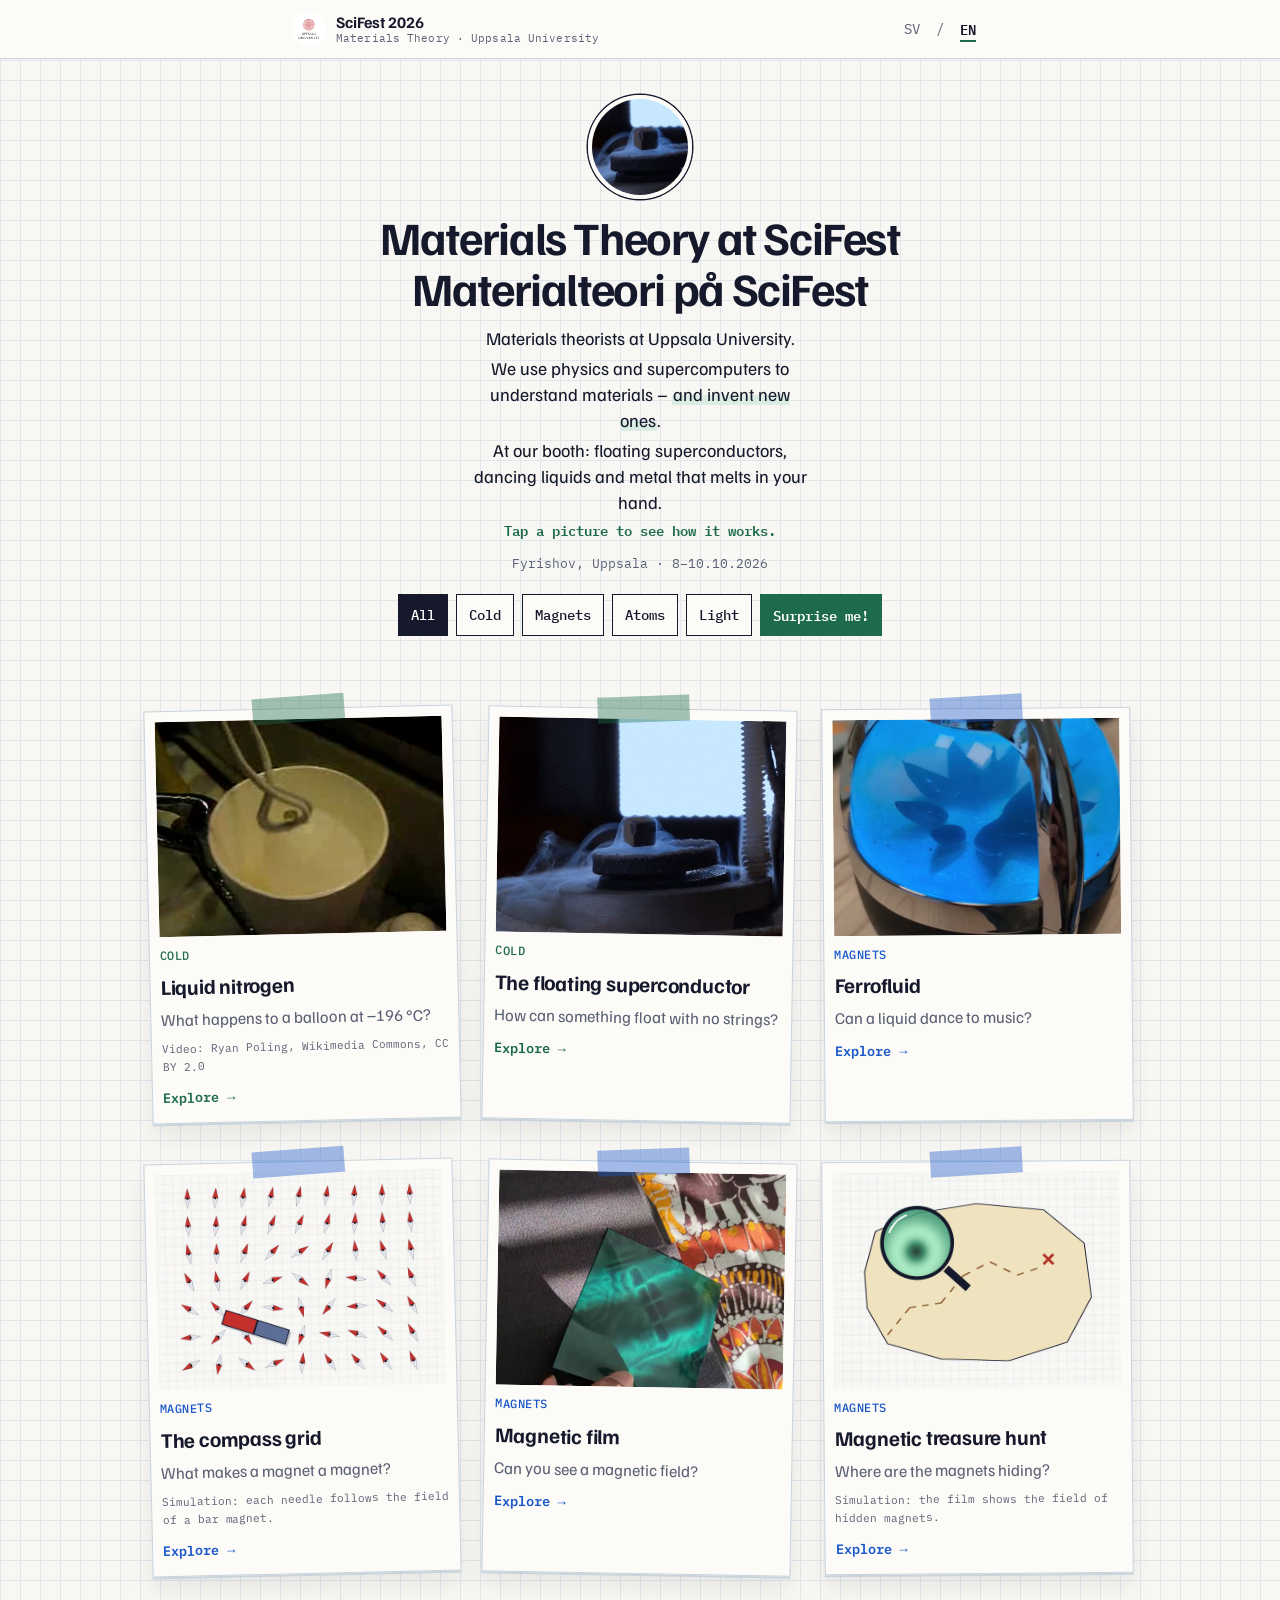
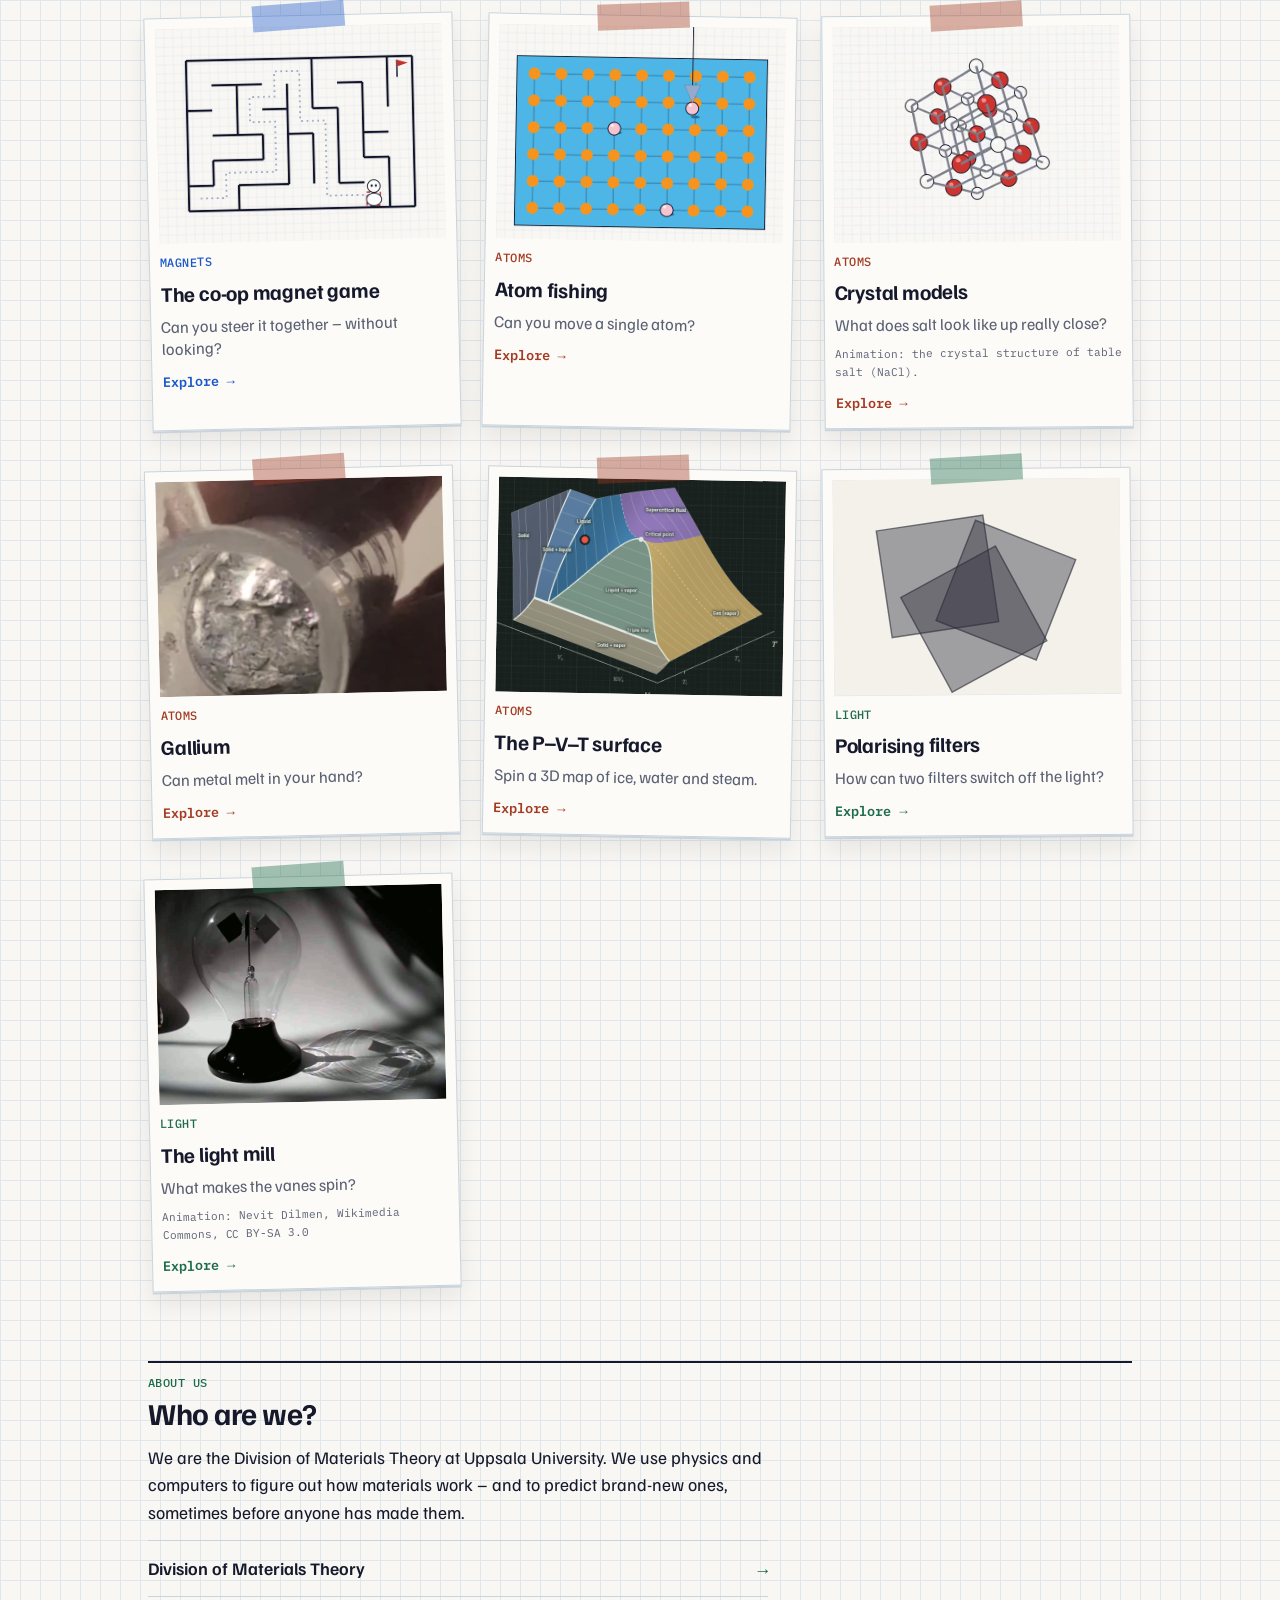
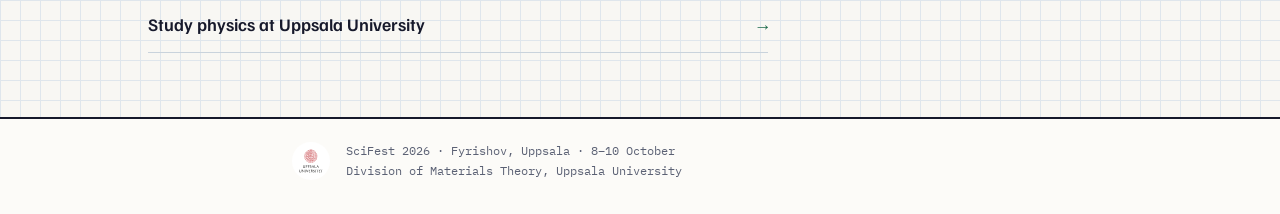
<file: index.html>
<!doctype html>
<html lang="sv">
<head>
<meta charset="utf-8">
<meta name="viewport" content="width=device-width, initial-scale=1, viewport-fit=cover">
<title>Materialteori på SciFest 2026 · Materials Theory at SciFest 2026</title>
<meta name="description" content="Försöken från avdelningen för materialteori, Uppsala universitet, på SciFest 2026. / The experiments from the Division of Materials Theory, Uppsala University, at SciFest 2026.">
<meta name="theme-color" content="#F8F7F3" media="(prefers-color-scheme: light)">
<meta name="theme-color" content="#13151C" media="(prefers-color-scheme: dark)">
<link rel="icon" href="assets/uu_logo.svg" type="image/svg+xml">
<link rel="preload" href="assets/fonts/familjen-grotesk-400-700-latin.woff2" as="font" type="font/woff2" crossorigin>
<link rel="preload" href="assets/fonts/ibm-plex-mono-400-latin.woff2" as="font" type="font/woff2" crossorigin>
<link rel="stylesheet" href="assets/site.css">
</head>
<body>
<!--PAGE-START-->
<script>
/* Pick the language before the page paints: saved choice, else the phone's language, else Swedish. */
(function () {
  var r = document.documentElement, l = null;
  try { l = localStorage.getItem('scifest-lang'); } catch (e) {}
  if (l !== 'sv' && l !== 'en') {
    var ls = navigator.languages || [navigator.language || ''];
    l = 'sv';
    for (var i = 0; i < ls.length; i++) {
      if (/^sv/i.test(ls[i])) { l = 'sv'; break; }
      if (/^en/i.test(ls[i])) { l = 'en'; break; }
    }
  }
  r.setAttribute('data-show', l); r.lang = l;
})();
</script>

<div class="page" data-station="4"
     data-title-en="Materials Theory at SciFest 2026"
     data-title-sv="Materialteori på SciFest 2026">

  <header class="topbar">
    <div class="wrap">
      <a class="brand" href="./">
        <img src="assets/uu_logo.svg" alt="Uppsala universitet / Uppsala University" width="34" height="34">
        <span>SciFest 2026
          <small lang="sv">Materialteori · Uppsala universitet</small>
          <small lang="en">Materials Theory · Uppsala University</small>
        </span>
      </a>
      <div class="langswitch" role="group" aria-label="Språk / Language">
        <button type="button" class="both" lang="sv" data-set-lang="sv" aria-label="Svenska" aria-pressed="false">SV</button>
        <span class="sep" aria-hidden="true">/</span>
        <button type="button" class="both" lang="en" data-set-lang="en" aria-label="English" aria-pressed="false">EN</button>
      </div>
    </div>
  </header>

  <div class="wrap" style="max-width:64rem">
    <div class="profile">
      <div class="avatar"><video autoplay muted loop playsinline preload="metadata" poster="assets/media/thumbs/superconductor.jpg" aria-hidden="true"><source src="assets/media/superconductor.mp4" type="video/mp4"></video></div>
      <h1 class="title">
        <span class="both" lang="sv">Materialteori på SciFest</span>
        <span class="both" lang="en">Materials Theory at SciFest</span>
      </h1>
      <p class="bio">
        <span lang="sv"><span class="line">Materialteoretiker vid Uppsala universitet.</span>
          <span class="line">Vi använder fysik och superdatorer för att förstå material – <mark>och hitta på nya</mark>.</span>
          <span class="line">I vår monter: svävande supraledare, dansande vätskor och metall som smälter i handen.</span>
          <span class="line cta">Tryck på en bild och se hur det funkar.</span></span>
        <span lang="en"><span class="line">Materials theorists at Uppsala University.</span>
          <span class="line">We use physics and supercomputers to understand materials – <mark>and invent new ones</mark>.</span>
          <span class="line">At our booth: floating superconductors, dancing liquids and metal that melts in your hand.</span>
          <span class="line cta">Tap a picture to see how it works.</span></span>
      </p>
      <p class="where">Fyrishov, Uppsala · 8–10.10.2026</p>
      <div class="controls" role="group" aria-label="Välj ämne / Choose a topic">
        <button type="button" class="chip" data-filter="all" aria-pressed="true"><span lang="sv">Alla</span><span lang="en">All</span></button>
        <button type="button" class="chip" data-filter="1" aria-pressed="false"><span lang="sv">Kallt</span><span lang="en">Cold</span></button>
        <button type="button" class="chip" data-filter="2" aria-pressed="false"><span lang="sv">Magneter</span><span lang="en">Magnets</span></button>
        <button type="button" class="chip" data-filter="3" aria-pressed="false"><span lang="sv">Atomer</span><span lang="en">Atoms</span></button>
        <button type="button" class="chip" data-filter="4" aria-pressed="false"><span lang="sv">Ljus</span><span lang="en">Light</span></button>
        <button type="button" class="chip surprise" data-surprise><span lang="sv">Överraska mig!</span><span lang="en">Surprise me!</span></button>
      </div>
    </div>

    <main>
      <div class="tiles">

        <!-- Cold -->
        <a class="tile" href="liquid-nitrogen.html" data-station="1">
          <span class="photo"><video autoplay muted loop playsinline preload="metadata" poster="assets/media/liquid-nitrogen-poster.jpg"><source src="assets/media/liquid-nitrogen.mp4" type="video/mp4"></video></span>
          <span class="topic"><span lang="sv">Kallt</span><span lang="en">Cold</span></span>
          <span class="tile-title"><span lang="sv">Flytande kväve</span><span lang="en">Liquid nitrogen</span></span>
          <span class="tile-hook"><span lang="sv">Vad händer med en ballong vid −196 °C?</span><span lang="en">What happens to a balloon at −196 °C?</span></span>
          <span class="credit"><span lang="sv">Video:</span><span lang="en">Video:</span> Ryan Poling, Wikimedia Commons, CC BY 2.0</span>
          <span class="go"><span lang="sv">Utforska</span><span lang="en">Explore</span></span>
        </a>
        <a class="tile" data-station="1" href="superconductor.html">
          <span class="photo"><video autoplay muted loop playsinline preload="metadata" poster="assets/media/thumbs/superconductor.jpg"><source src="assets/media/superconductor.mp4" type="video/mp4"></video></span>
          <span class="topic"><span lang="sv">Kallt</span><span lang="en">Cold</span></span>
          <span class="tile-title"><span lang="sv">Den svävande supraledaren</span><span lang="en">The floating superconductor</span></span>
          <span class="tile-hook"><span lang="sv">Hur kan något sväva utan snören?</span><span lang="en">How can something float with no strings?</span></span>
          <span class="go"><span lang="sv">Utforska</span><span lang="en">Explore</span></span>
        </a>

        <!-- Magnets -->
        <a class="tile" href="ferrofluid.html" data-station="2">
          <span class="photo"><video autoplay muted loop playsinline preload="metadata" poster="assets/media/ferrofluid-poster.jpg"><source src="assets/media/ferrofluid.mp4" type="video/mp4"></video></span>
          <span class="topic"><span lang="sv">Magneter</span><span lang="en">Magnets</span></span>
          <span class="tile-title"><span lang="sv">Ferrofluid</span><span lang="en">Ferrofluid</span></span>
          <span class="tile-hook"><span lang="sv">Kan en vätska dansa till musik?</span><span lang="en">Can a liquid dance to music?</span></span>
          <span class="go"><span lang="sv">Utforska</span><span lang="en">Explore</span></span>
        </a>
        <a class="tile" href="compass-lattice.html" data-station="2">
          <span class="photo"><video autoplay muted loop playsinline preload="metadata" poster="assets/media/compass-lattice-poster.jpg"><source src="assets/media/compass-lattice.mp4" type="video/mp4"></video></span>
          <span class="topic"><span lang="sv">Magneter</span><span lang="en">Magnets</span></span>
          <span class="tile-title"><span lang="sv">Kompassgittret</span><span lang="en">The compass grid</span></span>
          <span class="tile-hook"><span lang="sv">Vad gör en magnet till en magnet?</span><span lang="en">What makes a magnet a magnet?</span></span>
          <span class="credit"><span lang="sv">Simulering: varje nål följer magnetfältet från en stavmagnet.</span><span lang="en">Simulation: each needle follows the field of a bar magnet.</span></span>
          <span class="go"><span lang="sv">Utforska</span><span lang="en">Explore</span></span>
        </a>
        <a class="tile" href="magnetic-film.html" data-station="2">
          <span class="photo"><video autoplay muted loop playsinline preload="metadata" poster="assets/media/magnetic-film-poster.jpg"><source src="assets/media/magnetic-film.mp4" type="video/mp4"></video></span>
          <span class="topic"><span lang="sv">Magneter</span><span lang="en">Magnets</span></span>
          <span class="tile-title"><span lang="sv">Magnetfilmen</span><span lang="en">Magnetic film</span></span>
          <span class="tile-hook"><span lang="sv">Kan du se ett magnetfält?</span><span lang="en">Can you see a magnetic field?</span></span>
          <span class="go"><span lang="sv">Utforska</span><span lang="en">Explore</span></span>
        </a>
        <a class="tile" href="magnetic-film.html#treasure" data-station="2">
          <span class="photo"><video autoplay muted loop playsinline preload="metadata" poster="assets/media/treasure-hunt-poster.jpg"><source src="assets/media/treasure-hunt.mp4" type="video/mp4"></video></span>
          <span class="topic"><span lang="sv">Magneter</span><span lang="en">Magnets</span></span>
          <span class="tile-title"><span lang="sv">Magnetisk skattjakt</span><span lang="en">Magnetic treasure hunt</span></span>
          <span class="tile-hook"><span lang="sv">Var gömmer sig magneterna?</span><span lang="en">Where are the magnets hiding?</span></span>
          <span class="credit"><span lang="sv">Simulering: filmen visar fältet från gömda magneter.</span><span lang="en">Simulation: the film shows the field of hidden magnets.</span></span>
          <span class="go"><span lang="sv">Utforska</span><span lang="en">Explore</span></span>
        </a>
        <a class="tile" href="coop-game.html" data-station="2">
          <span class="photo"><video autoplay muted loop playsinline preload="metadata" poster="assets/media/coop-game-poster.jpg"><source src="assets/media/coop-game.mp4" type="video/mp4"></video></span>
          <span class="topic"><span lang="sv">Magneter</span><span lang="en">Magnets</span></span>
          <span class="tile-title"><span lang="sv">Magnetspelet för två</span><span lang="en">The co-op magnet game</span></span>
          <span class="tile-hook"><span lang="sv">Kan ni styra figuren tillsammans – utan att titta?</span><span lang="en">Can you steer it together – without looking?</span></span>
          <span class="go"><span lang="sv">Utforska</span><span lang="en">Explore</span></span>
        </a>

        <!-- Atoms -->
        <a class="tile" href="atom-fishing.html" data-station="3">
          <span class="photo"><video autoplay muted loop playsinline preload="metadata" poster="assets/media/atom-fishing-poster.jpg"><source src="assets/media/atom-fishing.mp4" type="video/mp4"></video></span>
          <span class="topic"><span lang="sv">Atomer</span><span lang="en">Atoms</span></span>
          <span class="tile-title"><span lang="sv">Atomfiske</span><span lang="en">Atom fishing</span></span>
          <span class="tile-hook"><span lang="sv">Kan man flytta en enda atom?</span><span lang="en">Can you move a single atom?</span></span>
          <span class="go"><span lang="sv">Utforska</span><span lang="en">Explore</span></span>
        </a>
        <a class="tile" href="crystal-models.html" data-station="3">
          <span class="photo"><video autoplay muted loop playsinline preload="metadata" poster="assets/media/crystal-models-poster.jpg"><source src="assets/media/crystal-models.mp4" type="video/mp4"></video></span>
          <span class="topic"><span lang="sv">Atomer</span><span lang="en">Atoms</span></span>
          <span class="tile-title"><span lang="sv">Kristallmodeller</span><span lang="en">Crystal models</span></span>
          <span class="tile-hook"><span lang="sv">Hur ser salt ut på riktigt nära håll?</span><span lang="en">What does salt look like up really close?</span></span>
          <span class="credit"><span lang="sv">Animation: koksaltets kristallstruktur (NaCl).</span><span lang="en">Animation: the crystal structure of table salt (NaCl).</span></span>
          <span class="go"><span lang="sv">Utforska</span><span lang="en">Explore</span></span>
        </a>
        <a class="tile" href="gallium.html" data-station="3">
          <span class="photo"><video autoplay muted loop playsinline preload="metadata" poster="assets/media/gallium-poster.jpg"><source src="assets/media/gallium.mp4" type="video/mp4"></video></span>
          <span class="topic"><span lang="sv">Atomer</span><span lang="en">Atoms</span></span>
          <span class="tile-title"><span lang="sv">Gallium</span><span lang="en">Gallium</span></span>
          <span class="tile-hook"><span lang="sv">Kan metall smälta i handen?</span><span lang="en">Can metal melt in your hand?</span></span>
          <span class="go"><span lang="sv">Utforska</span><span lang="en">Explore</span></span>
        </a>
        <a class="tile" data-station="3" href="pvt-surface.html">
          <span class="photo"><img src="assets/media/thumbs/pvt-surface.jpg" alt="" loading="lazy"></span>
          <span class="topic"><span lang="sv">Atomer</span><span lang="en">Atoms</span></span>
          <span class="tile-title"><span lang="sv">P–V–T-ytan</span><span lang="en">The P–V–T surface</span></span>
          <span class="tile-hook"><span lang="sv">Snurra på en 3D-karta över is, vatten och ånga.</span><span lang="en">Spin a 3D map of ice, water and steam.</span></span>
          <span class="go"><span lang="sv">Utforska</span><span lang="en">Explore</span></span>
        </a>

        <!-- Light -->
        <a class="tile" href="polarising-filters.html" data-station="4">
          <span class="photo">
            <svg viewBox="0 0 400 300" aria-hidden="true">
              <rect width="400" height="300" fill="#F3F1EA"/>
              <g fill="#2B2D3A" fill-opacity=".42" stroke="#2B2D3A" stroke-opacity=".6" stroke-width="2">
                <rect x="70" y="60" width="150" height="150" transform="rotate(-8 145 135)"/>
                <rect x="165" y="80" width="150" height="150" transform="rotate(22 240 155)"/>
                <rect x="120" y="120" width="150" height="150" transform="rotate(62 195 195)"/>
              </g>
            </svg>
          </span>
          <span class="topic"><span lang="sv">Ljus</span><span lang="en">Light</span></span>
          <span class="tile-title"><span lang="sv">Polarisationsfilter</span><span lang="en">Polarising filters</span></span>
          <span class="tile-hook"><span lang="sv">Hur kan två filter släcka ljuset?</span><span lang="en">How can two filters switch off the light?</span></span>
          <span class="go"><span lang="sv">Utforska</span><span lang="en">Explore</span></span>
        </a>
        <a class="tile" href="light-mill.html" data-station="4">
          <span class="photo"><video autoplay muted loop playsinline preload="metadata" poster="assets/media/light-mill-poster.jpg"><source src="assets/media/light-mill.mp4" type="video/mp4"></video></span>
          <span class="topic"><span lang="sv">Ljus</span><span lang="en">Light</span></span>
          <span class="tile-title"><span lang="sv">Ljuskvarnen</span><span lang="en">The light mill</span></span>
          <span class="tile-hook"><span lang="sv">Vad får vingarna att snurra?</span><span lang="en">What makes the vanes spin?</span></span>
          <span class="credit"><span lang="sv">Animation:</span><span lang="en">Animation:</span> Nevit Dilmen, Wikimedia Commons, CC BY-SA 3.0</span>
          <span class="go"><span lang="sv">Utforska</span><span lang="en">Explore</span></span>
        </a>
      </div>

      <section class="about" aria-labelledby="h-us">
        <div class="sec-head">
          <p class="sec-label"><span lang="sv">Om oss</span><span lang="en">About us</span></p>
          <h2 id="h-us"><span lang="sv">Vilka är vi?</span><span lang="en">Who are we?</span></h2>
        </div>
        <div class="prose">
          <p lang="sv">Vi är avdelningen för materialteori vid Uppsala universitet. Vi använder fysik och datorer för att förstå hur material fungerar – och för att förutsäga helt nya material, ibland innan någon har tillverkat dem.</p>
          <p lang="en">We are the Division of Materials Theory at Uppsala University. We use physics and computers to figure out how materials work – and to predict brand-new ones, sometimes before anyone has made them.</p>
        </div>
        <nav class="links" aria-label="Länkar / Links">
          <a href="https://www.uu.se/institution/fysik-och-astronomi/forskning/materialteori" lang="sv">Avdelningen för materialteori</a>
          <a href="https://www.uu.se/en/department/physics-and-astronomy/research/materials-theory" lang="en">Division of Materials Theory</a>
          <a href="https://www.uu.se/institution/fysik-och-astronomi/utbildning" lang="sv">Studera fysik vid Uppsala universitet</a>
          <a href="https://www.uu.se/en/department/physics-and-astronomy/education" lang="en">Study physics at Uppsala University</a>
        </nav>
      </section>
    </main>
  </div>

  <footer>
    <div class="wrap">
      <img src="assets/uu_logo.svg" alt="" width="38" height="38">
      <div>
        <div lang="sv">SciFest 2026 · Fyrishov, Uppsala · 8–10 oktober</div>
        <div lang="en">SciFest 2026 · Fyrishov, Uppsala · 8–10 October</div>
        <div lang="sv">Avdelningen för materialteori, Uppsala universitet</div>
        <div lang="en">Division of Materials Theory, Uppsala University</div>
      </div>
    </div>
  </footer>
</div>

<script src="assets/site.js"></script>
<!--PAGE-END-->
</body>
</html>
</file>
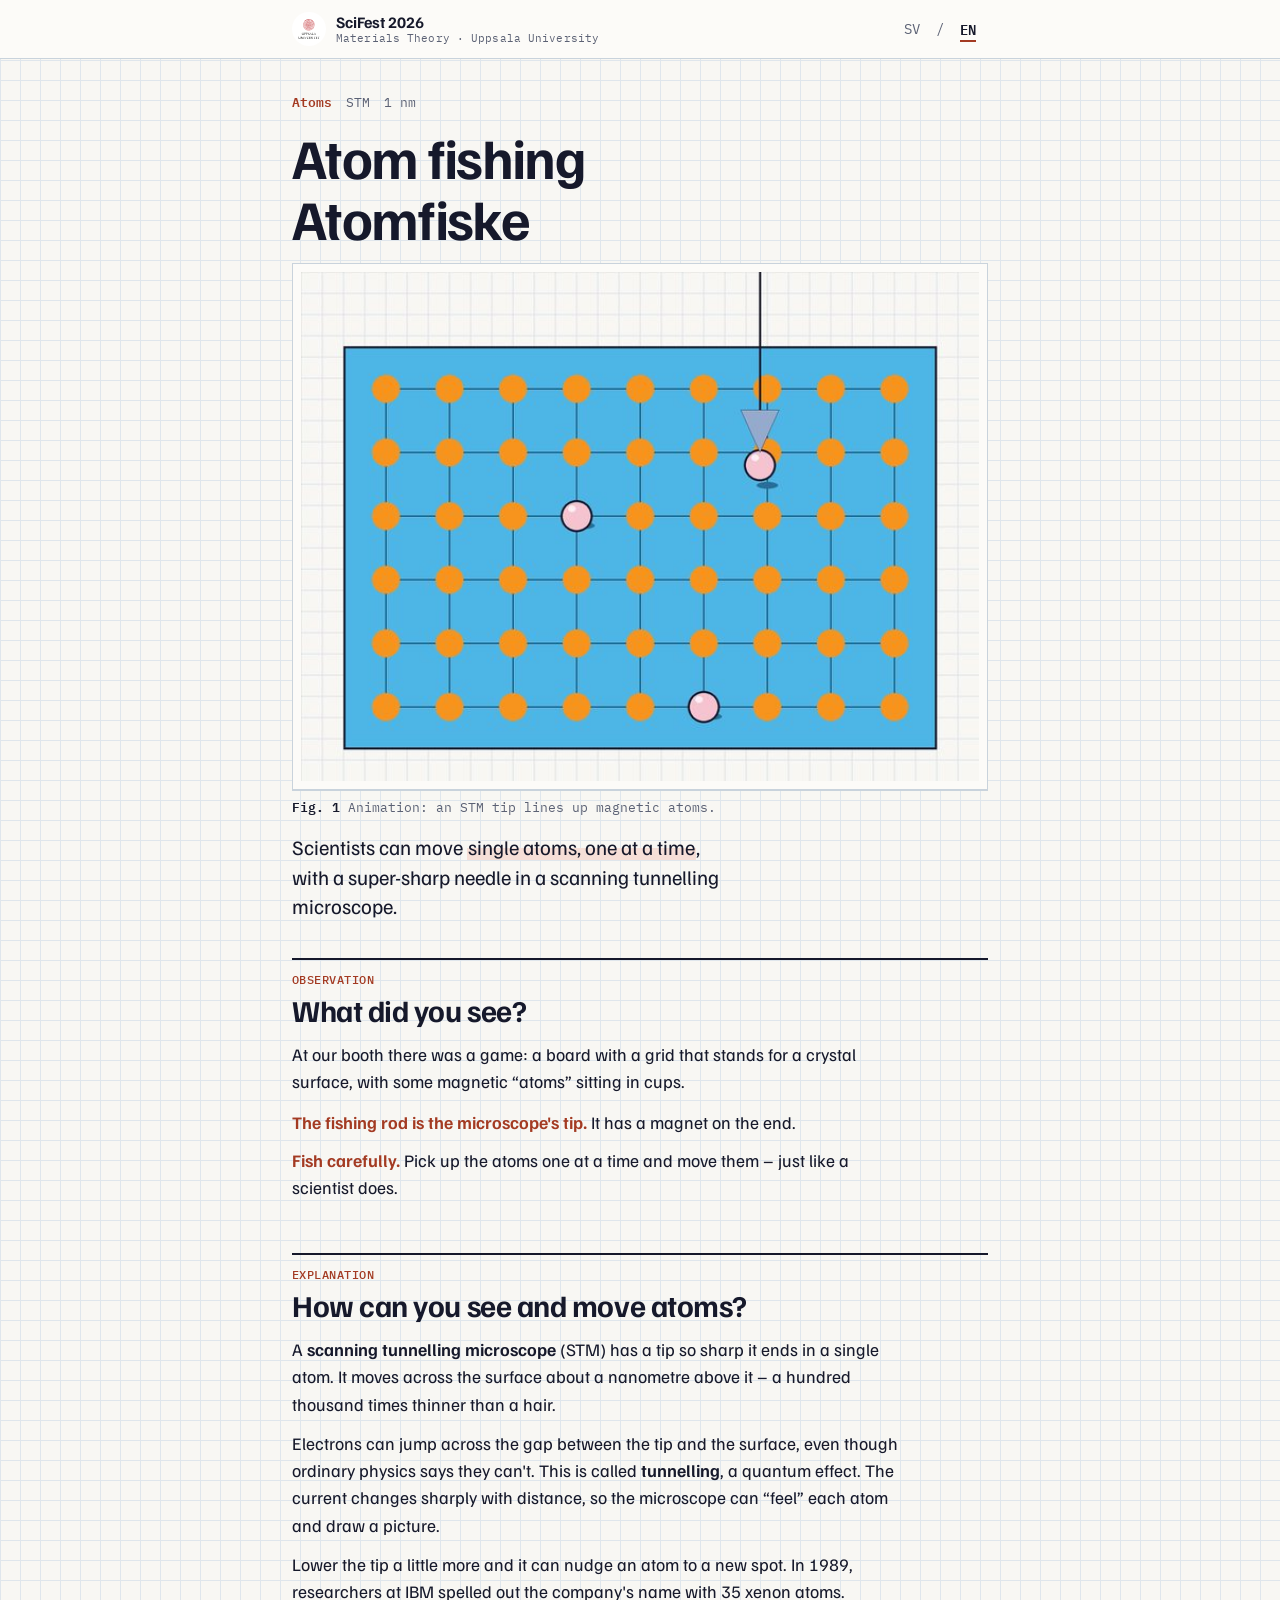
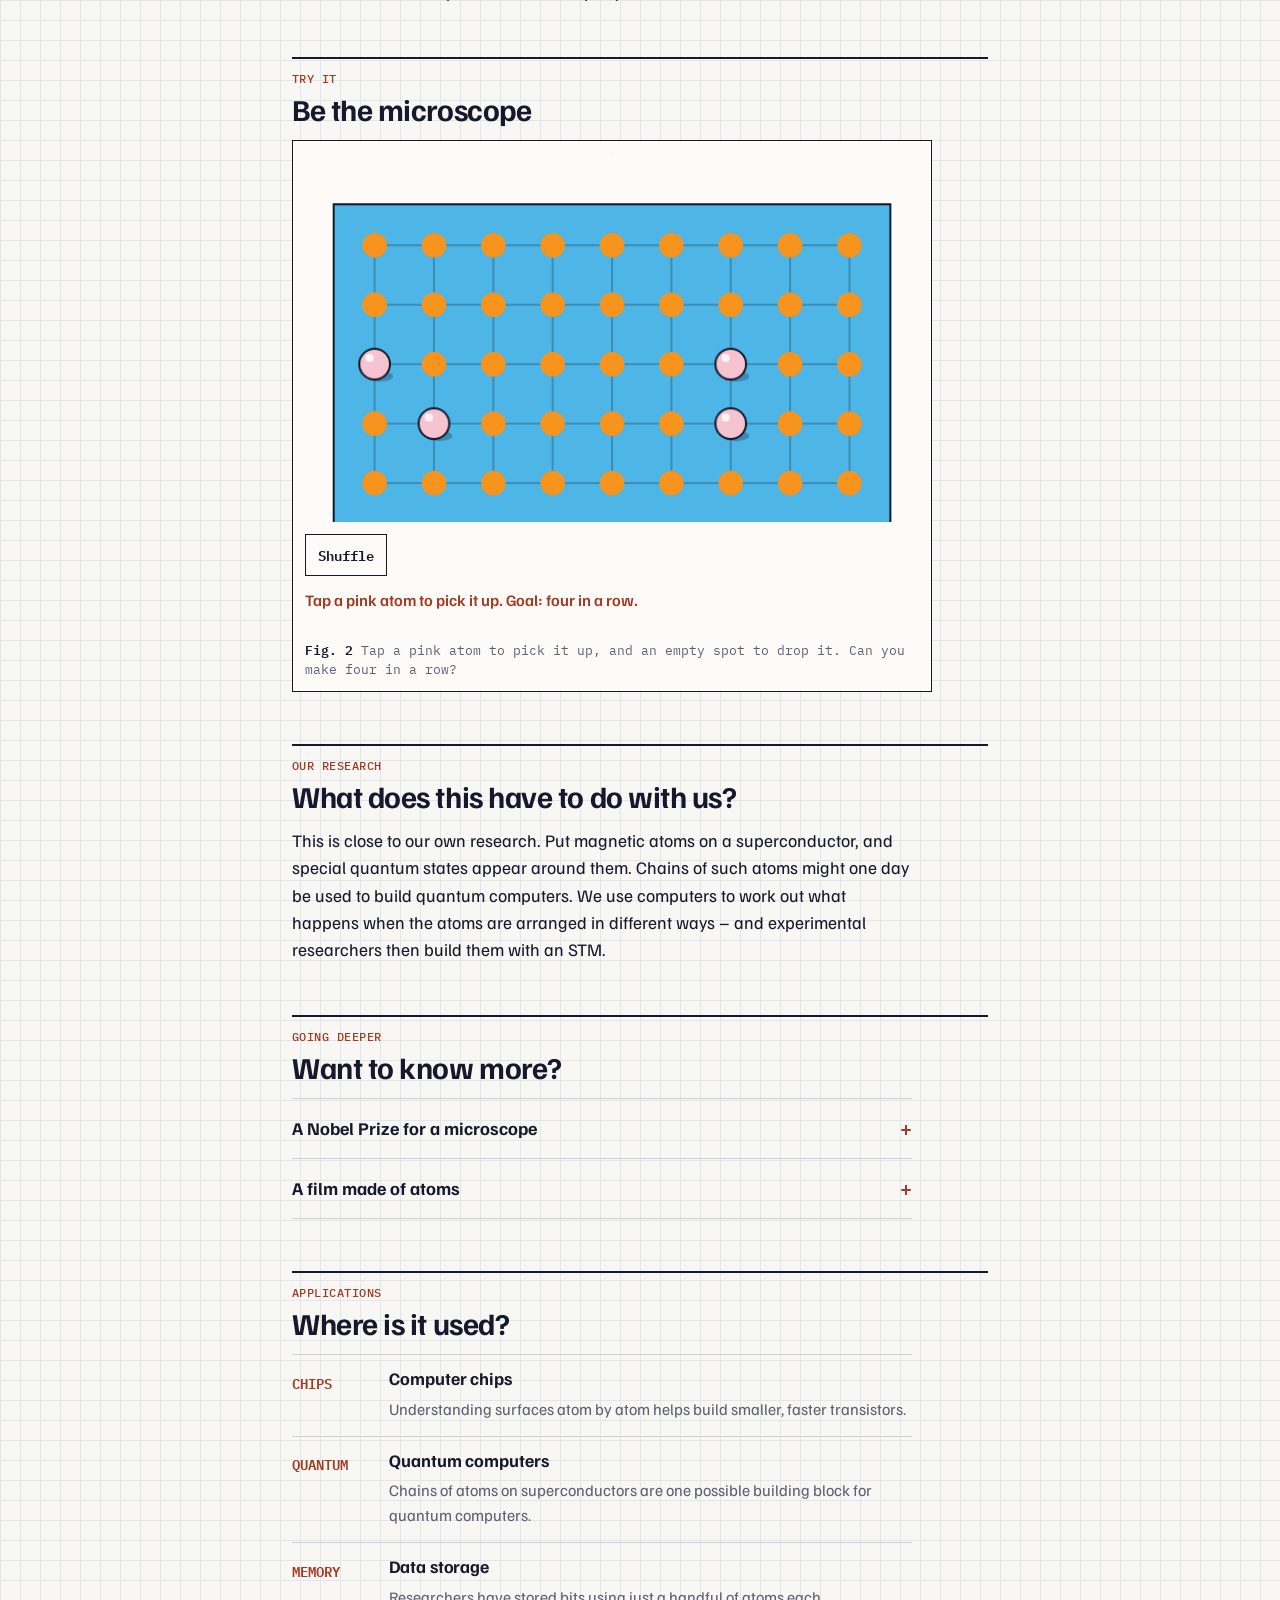
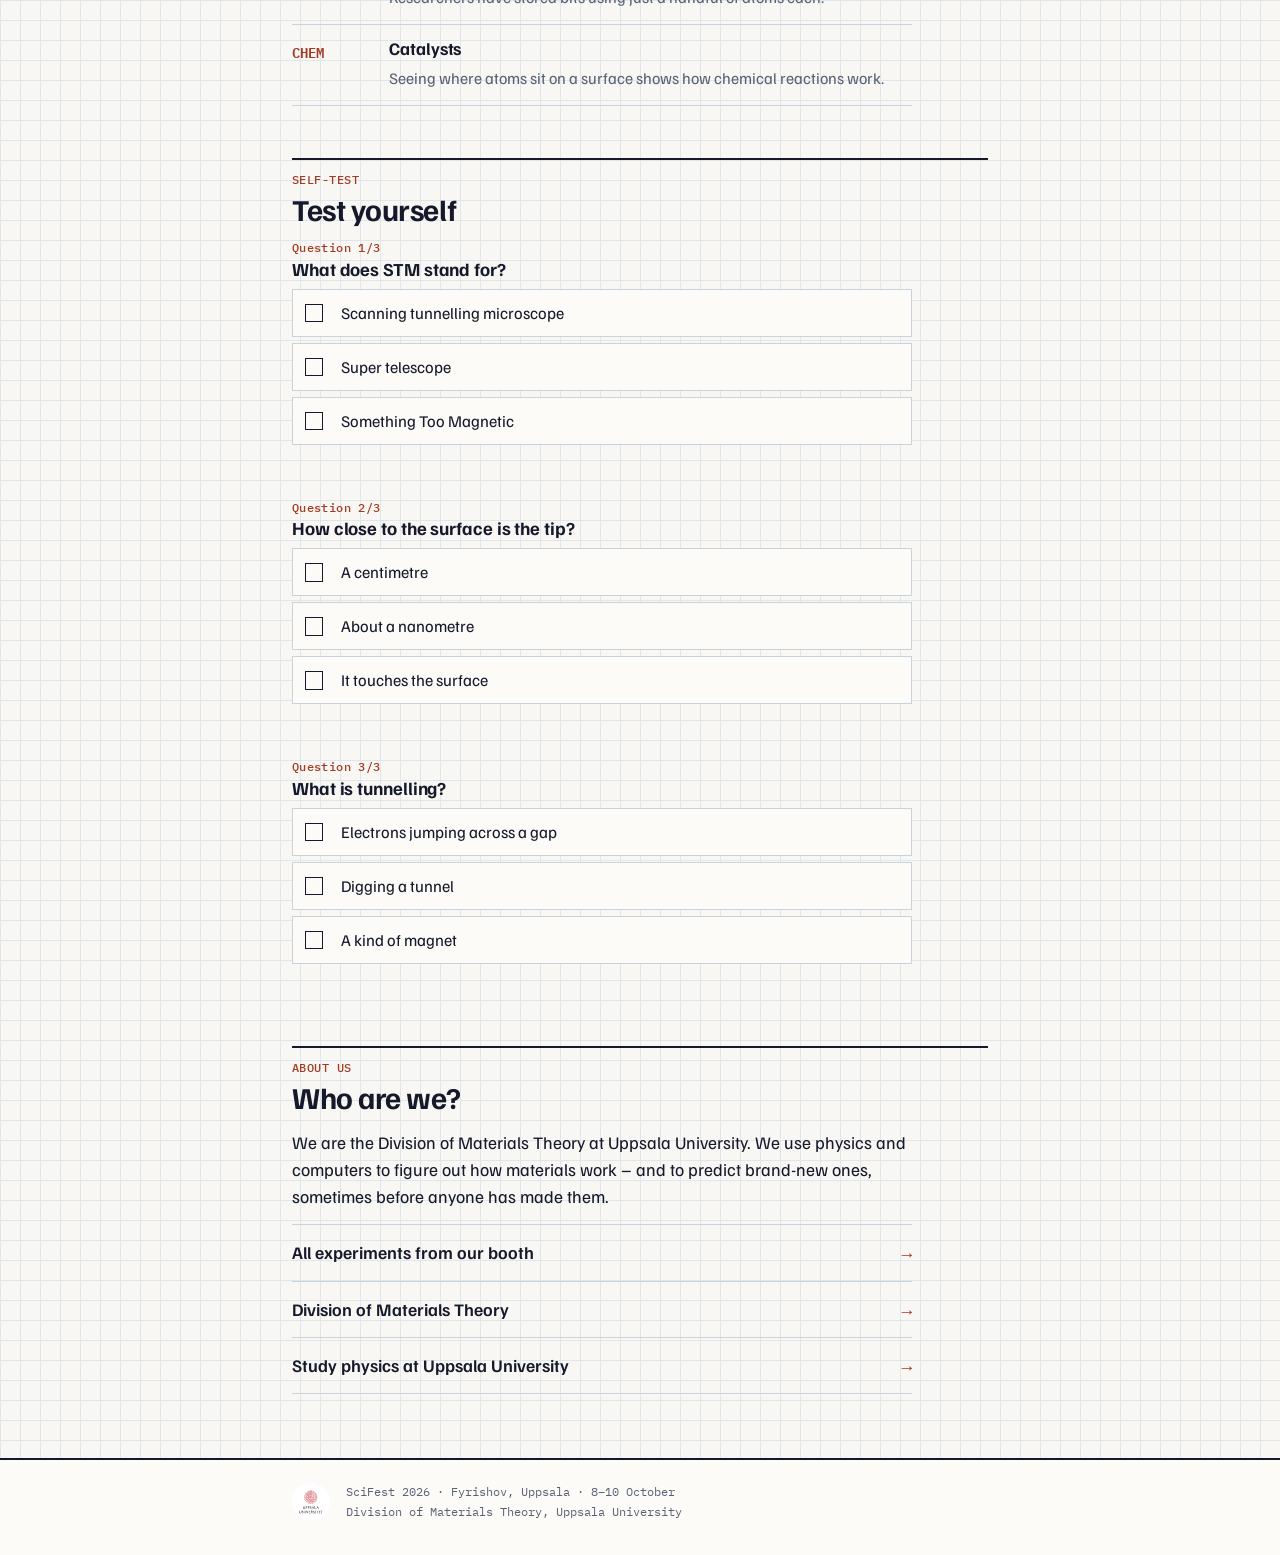
<file: atom-fishing.html>
<!doctype html>
<html lang="sv">
<head>
<meta charset="utf-8">
<meta name="viewport" content="width=device-width, initial-scale=1, viewport-fit=cover">
<title>Atomfiske · Atom fishing</title>
<meta name="description" content="Kan man flytta en enda atom? / Can you move a single atom? SciFest 2026, Uppsala universitet.">
<meta name="theme-color" content="#F8F7F3" media="(prefers-color-scheme: light)">
<meta name="theme-color" content="#13151C" media="(prefers-color-scheme: dark)">
<link rel="icon" href="assets/uu_logo.svg" type="image/svg+xml">
<link rel="preload" href="assets/fonts/familjen-grotesk-400-700-latin.woff2" as="font" type="font/woff2" crossorigin>
<link rel="preload" href="assets/fonts/ibm-plex-mono-400-latin.woff2" as="font" type="font/woff2" crossorigin>
<link rel="stylesheet" href="assets/site.css">
</head>
<body>
<!--PAGE-START-->
<script>
/* Pick the language before the page paints: saved choice, else the phone's language, else Swedish. */
(function () {
  var r = document.documentElement, l = null;
  try { l = localStorage.getItem('scifest-lang'); } catch (e) {}
  if (l !== 'sv' && l !== 'en') {
    var ls = navigator.languages || [navigator.language || ''];
    l = 'sv';
    for (var i = 0; i < ls.length; i++) {
      if (/^sv/i.test(ls[i])) { l = 'sv'; break; }
      if (/^en/i.test(ls[i])) { l = 'en'; break; }
    }
  }
  r.setAttribute('data-show', l); r.lang = l;
})();
</script>

<div class="page" data-station="3"
     data-title-en="Atom fishing · SciFest 2026"
     data-title-sv="Atomfiske · SciFest 2026">

  <header class="topbar">
    <div class="wrap">
      <a class="brand" href="./">
        <img src="assets/uu_logo.svg" alt="Uppsala universitet / Uppsala University" width="34" height="34">
        <span>SciFest 2026
          <small lang="sv">Materialteori · Uppsala universitet</small>
          <small lang="en">Materials Theory · Uppsala University</small>
        </span>
      </a>
      <div class="langswitch" role="group" aria-label="Språk / Language">
        <button type="button" class="both" lang="sv" data-set-lang="sv" aria-label="Svenska" aria-pressed="false">SV</button>
        <span class="sep" aria-hidden="true">/</span>
        <button type="button" class="both" lang="en" data-set-lang="en" aria-label="English" aria-pressed="false">EN</button>
      </div>
    </div>
  </header>


  <div class="wrap">
    <div class="entry">
      <p class="meta">
        <span lang="sv"><b>Atomer</b></span><span lang="en"><b>Atoms</b></span>
        <span lang="sv">STM</span><span lang="en">STM</span>
        <span lang="sv">1 nm</span><span lang="en">1 nm</span>
      </p>
      <h1 class="title">
        <span class="both" lang="sv">Atomfiske</span>
        <span class="both" lang="en">Atom fishing</span>
      </h1>
      <figure class="fig">
        <div class="print"><video autoplay muted loop playsinline preload="auto" poster="assets/media/atom-fishing-poster.jpg" aria-label="En mikroskopspets flyttar atomer på en kristallyta. / A microscope tip moving atoms on a crystal surface."><source src="assets/media/atom-fishing.mp4" type="video/mp4"></video></div>
        <figcaption>
          <span lang="sv"><b>Fig. 1</b> Animation: en STM-spets lägger magnetiska atomer på rad.</span>
          <span lang="en"><b>Fig. 1</b> Animation: an STM tip lines up magnetic atoms.</span>
        </figcaption>
      </figure>
      <p class="lead">
        <span lang="sv">Forskare kan flytta <mark>enskilda atomer, en i taget</mark>, med en supervass nål i ett sveptunnelmikroskop.</span>
        <span lang="en">Scientists can move <mark>single atoms, one at a time</mark>, with a super-sharp needle in a scanning tunnelling microscope.</span>
      </p>
    </div>

    <main>

      <section aria-labelledby="h-saw">
        <div class="sec-head">
          <p class="sec-label"><span lang="sv">Observation</span><span lang="en">Observation</span></p>
          <h2 id="h-saw"><span lang="sv">Vad såg du?</span><span lang="en">What did you see?</span></h2>
        </div>
        <div class="prose">
          <p lang="sv">I vår monter fanns ett spel: en bräda med ett rutnät som föreställer en kristallyta, med några magnetiska ”atomer” i koppar.</p>
          <p lang="en">At our booth there was a game: a board with a grid that stands for a crystal surface, with some magnetic “atoms” sitting in cups.</p>
        </div>
        <div class="saw">
          <p lang="sv"><b>Fiskespöet är mikroskopets spets.</b> Det har en magnet längst ut.</p>
          <p lang="en"><b>The fishing rod is the microscope's tip.</b> It has a magnet on the end.</p>
          <p lang="sv"><b>Fiska försiktigt.</b> Plocka upp atomerna en i taget och flytta dem – precis som en forskare gör.</p>
          <p lang="en"><b>Fish carefully.</b> Pick up the atoms one at a time and move them – just like a scientist does.</p>
        </div>
      </section>

      <section aria-labelledby="h-why">
        <div class="sec-head">
          <p class="sec-label"><span lang="sv">Förklaring</span><span lang="en">Explanation</span></p>
          <h2 id="h-why"><span lang="sv">Hur kan man se och flytta atomer?</span><span lang="en">How can you see and move atoms?</span></h2>
        </div>
        <div class="prose">
          <p lang="sv">Ett <strong>sveptunnelmikroskop</strong> (STM) har en spets som är så vass att den slutar i en enda atom. Den förs över ytan ungefär en nanometer ovanför – hundra tusen gånger tunnare än ett hårstrå.</p>
          <p lang="en">A <strong>scanning tunnelling microscope</strong> (STM) has a tip so sharp it ends in a single atom. It moves across the surface about a nanometre above it – a hundred thousand times thinner than a hair.</p>
          <p lang="sv">Elektroner kan hoppa över glappet mellan spetsen och ytan, fast det enligt vanlig fysik är omöjligt. Det kallas <strong>tunnling</strong>, en kvanteffekt. Strömmen ändras kraftigt med avståndet, så mikroskopet kan ”känna” varje atom och rita en bild.</p>
          <p lang="en">Electrons can jump across the gap between the tip and the surface, even though ordinary physics says they can't. This is called <strong>tunnelling</strong>, a quantum effect. The current changes sharply with distance, so the microscope can “feel” each atom and draw a picture.</p>
          <p lang="sv">Sänker man spetsen lite till kan den knuffa en atom till en ny plats. År 1989 skrev forskare vid IBM företagets namn med 35 xenonatomer.</p>
          <p lang="en">Lower the tip a little more and it can nudge an atom to a new spot. In 1989, researchers at IBM spelled out the company's name with 35 xenon atoms.</p>
        </div>
      </section>

      <section aria-labelledby="h-try">
        <div class="sec-head">
          <p class="sec-label"><span lang="sv">Testa själv</span><span lang="en">Try it</span></p>
          <h2 id="h-try"><span lang="sv">Var mikroskopet</span><span lang="en">Be the microscope</span></h2>
        </div>
        <div class="lab" data-sim="atoms">
          <canvas width="600" height="360" role="img" aria-label="En kristallyta med rosa atomer som kan flyttas med en spets. / A crystal surface with pink atoms you can move with a tip."></canvas>
          <div class="btn-row"><button type="button" class="btn" data-reset><span lang="sv">Blanda om</span><span lang="en">Shuffle</span></button></div>
          <p class="status" data-out="status" aria-live="polite"></p>
          <p class="caption">
            <span lang="sv"><b>Fig. 2</b> Tryck på en rosa atom för att plocka upp den, och på en tom plats för att släppa den. Kan du lägga fyra i rad?</span>
            <span lang="en"><b>Fig. 2</b> Tap a pink atom to pick it up, and an empty spot to drop it. Can you make four in a row?</span>
          </p>
        </div>
      </section>

      <section aria-labelledby="h-res">
        <div class="sec-head">
          <p class="sec-label"><span lang="sv">Vår forskning</span><span lang="en">Our research</span></p>
          <h2 id="h-res"><span lang="sv">Vad har det med oss att göra?</span><span lang="en">What does this have to do with us?</span></h2>
        </div>
        <div class="prose">
          <p lang="sv">Det här ligger nära vår forskning. Lägger man magnetiska atomer på en supraledare uppstår speciella kvanttillstånd runt dem. Kedjor av sådana atomer kan kanske användas för att bygga framtidens kvantdatorer. Vi räknar på datorer ut vad som händer när atomerna ställs upp på olika sätt – och experimentforskare bygger dem sedan med ett STM.</p>
          <p lang="en">This is close to our own research. Put magnetic atoms on a superconductor, and special quantum states appear around them. Chains of such atoms might one day be used to build quantum computers. We use computers to work out what happens when the atoms are arranged in different ways – and experimental researchers then build them with an STM.</p>
        </div>
      </section>

      <section aria-labelledby="h-more">
        <div class="sec-head">
          <p class="sec-label"><span lang="sv">Fördjupning</span><span lang="en">Going deeper</span></p>
          <h2 id="h-more"><span lang="sv">Vill du veta mer?</span><span lang="en">Want to know more?</span></h2>
        </div>
        <div class="more">
          <details>
            <summary><span><span lang="sv">Nobelpriset för ett mikroskop</span><span lang="en">A Nobel Prize for a microscope</span></span></summary>
            <div class="body">
              <p lang="sv">Gerd Binnig och Heinrich Rohrer uppfann sveptunnelmikroskopet 1981 och fick Nobelpriset i fysik 1986.</p>
          <p lang="en">Gerd Binnig and Heinrich Rohrer invented the scanning tunnelling microscope in 1981 and won the Nobel Prize in Physics in 1986.</p>
            </div>
          </details>
          <details>
            <summary><span><span lang="sv">En film gjord av atomer</span><span lang="en">A film made of atoms</span></span></summary>
            <div class="body">
              <p lang="sv">”A Boy and His Atom” (2013) är en kort animerad film där varje bildruta byggdes genom att flytta enskilda atomer. Atomerna hölls nästan vid absoluta nollpunkten så att de låg still.</p>
          <p lang="en">“A Boy and His Atom” (2013) is a short animated film where every frame was made by moving single atoms. The atoms were kept close to absolute zero so they would stay put.</p>
            </div>
          </details>
        </div>
      </section>

      <section aria-labelledby="h-uses">
        <div class="sec-head">
          <p class="sec-label"><span lang="sv">Tillämpningar</span><span lang="en">Applications</span></p>
          <h2 id="h-uses"><span lang="sv">Var används det?</span><span lang="en">Where is it used?</span></h2>
        </div>
        <div class="uses">
          <div class="use">
            <span class="code"><span lang="sv">CHIP</span><span lang="en">CHIPS</span></span>
            <h3><span lang="sv">Datorchip</span><span lang="en">Computer chips</span></h3>
            <p lang="sv">Att förstå ytor atom för atom hjälper till att bygga mindre och snabbare transistorer.</p>
          <p lang="en">Understanding surfaces atom by atom helps build smaller, faster transistors.</p>
          </div>
          <div class="use">
            <span class="code"><span lang="sv">KVANT</span><span lang="en">QUANTUM</span></span>
            <h3><span lang="sv">Kvantdatorer</span><span lang="en">Quantum computers</span></h3>
            <p lang="sv">Atomkedjor på supraledare är en möjlig byggsten för kvantdatorer.</p>
          <p lang="en">Chains of atoms on superconductors are one possible building block for quantum computers.</p>
          </div>
          <div class="use">
            <span class="code"><span lang="sv">MINNE</span><span lang="en">MEMORY</span></span>
            <h3><span lang="sv">Datalagring</span><span lang="en">Data storage</span></h3>
            <p lang="sv">Forskare har lagrat bitar med bara en handfull atomer per bit.</p>
          <p lang="en">Researchers have stored bits using just a handful of atoms each.</p>
          </div>
          <div class="use">
            <span class="code"><span lang="sv">KEMI</span><span lang="en">CHEM</span></span>
            <h3><span lang="sv">Katalysatorer</span><span lang="en">Catalysts</span></h3>
            <p lang="sv">Att se var atomer sitter på en yta visar hur kemiska reaktioner går till.</p>
          <p lang="en">Seeing where atoms sit on a surface shows how chemical reactions work.</p>
          </div>
        </div>
      </section>

      <section aria-labelledby="h-quiz">
        <div class="sec-head">
          <p class="sec-label"><span lang="sv">Självtest</span><span lang="en">Self-test</span></p>
          <h2 id="h-quiz"><span lang="sv">Testa dig själv</span><span lang="en">Test yourself</span></h2>
        </div>
        <div class="quiz">
          <div class="q">
            <h3><span class="num"><span lang="sv">Fråga 1/3</span><span lang="en">Question 1/3</span></span>
              <span><span lang="sv">Vad står STM för?</span><span lang="en">What does STM stand for?</span></span></h3>
            <div class="options">
              <button type="button" data-correct><span><span lang="sv">Sveptunnelmikroskop</span><span lang="en">Scanning tunnelling microscope</span></span></button>
              <button type="button"><span><span lang="sv">Superteleskop</span><span lang="en">Super telescope</span></span></button>
              <button type="button"><span><span lang="sv">Stor tung magnet</span><span lang="en">Something Too Magnetic</span></span></button>
            </div>
            <p class="feedback" aria-live="polite"></p>
            <div class="fb-right" hidden><span lang="sv">Rätt!</span><span lang="en">Right!</span></div>
            <div class="fb-wrong" hidden><span lang="sv">Inte riktigt – försök igen.</span><span lang="en">Not quite – try again.</span></div>
          </div>
          <div class="q">
            <h3><span class="num"><span lang="sv">Fråga 2/3</span><span lang="en">Question 2/3</span></span>
              <span><span lang="sv">Hur nära ytan är spetsen?</span><span lang="en">How close to the surface is the tip?</span></span></h3>
            <div class="options">
              <button type="button"><span><span lang="sv">En centimeter</span><span lang="en">A centimetre</span></span></button>
              <button type="button" data-correct><span><span lang="sv">Ungefär en nanometer</span><span lang="en">About a nanometre</span></span></button>
              <button type="button"><span><span lang="sv">Den rör vid ytan</span><span lang="en">It touches the surface</span></span></button>
            </div>
            <p class="feedback" aria-live="polite"></p>
            <div class="fb-right" hidden><span lang="sv">Rätt! Det är ungefär avståndet mellan några få atomer.</span><span lang="en">Right! That's about the size of a few atoms.</span></div>
            <div class="fb-wrong" hidden><span lang="sv">Inte riktigt – försök igen.</span><span lang="en">Not quite – try again.</span></div>
          </div>
          <div class="q">
            <h3><span class="num"><span lang="sv">Fråga 3/3</span><span lang="en">Question 3/3</span></span>
              <span><span lang="sv">Vad är tunnling?</span><span lang="en">What is tunnelling?</span></span></h3>
            <div class="options">
              <button type="button" data-correct><span><span lang="sv">När elektroner hoppar över ett glapp</span><span lang="en">Electrons jumping across a gap</span></span></button>
              <button type="button"><span><span lang="sv">Att gräva en tunnel</span><span lang="en">Digging a tunnel</span></span></button>
              <button type="button"><span><span lang="sv">En sorts magnet</span><span lang="en">A kind of magnet</span></span></button>
            </div>
            <p class="feedback" aria-live="polite"></p>
            <div class="fb-right" hidden><span lang="sv">Rätt! En kvanteffekt som vanlig fysik säger är omöjlig.</span><span lang="en">Right! A quantum effect that ordinary physics says is impossible.</span></div>
            <div class="fb-wrong" hidden><span lang="sv">Inte riktigt – försök igen.</span><span lang="en">Not quite – try again.</span></div>
          </div>
        </div>
      </section>

      <!-- About us -->
      <section aria-labelledby="h-us">
        <div class="sec-head">
          <p class="sec-label"><span lang="sv">Om oss</span><span lang="en">About us</span></p>
          <h2 id="h-us"><span lang="sv">Vilka är vi?</span><span lang="en">Who are we?</span></h2>
        </div>
        <div class="prose">
          <p lang="sv">Vi är avdelningen för materialteori vid Uppsala universitet. Vi använder fysik och datorer för att förstå hur material fungerar – och för att förutsäga helt nya material, ibland innan någon har tillverkat dem.</p>
          <p lang="en">We are the Division of Materials Theory at Uppsala University. We use physics and computers to figure out how materials work – and to predict brand-new ones, sometimes before anyone has made them.</p>
        </div>
        <nav class="links" aria-label="Länkar / Links">
          <a href="./" lang="sv">Alla försök från vår monter</a>
          <a href="./" lang="en">All experiments from our booth</a>
          <a href="https://www.uu.se/institution/fysik-och-astronomi/forskning/materialteori" lang="sv">Avdelningen för materialteori</a>
          <a href="https://www.uu.se/en/department/physics-and-astronomy/research/materials-theory" lang="en">Division of Materials Theory</a>
          <a href="https://www.uu.se/institution/fysik-och-astronomi/utbildning" lang="sv">Studera fysik vid Uppsala universitet</a>
          <a href="https://www.uu.se/en/department/physics-and-astronomy/education" lang="en">Study physics at Uppsala University</a>
        </nav>
      </section>
    </main>
  </div>

  <footer>
    <div class="wrap">
      <img src="assets/uu_logo.svg" alt="" width="38" height="38">
      <div>
        <div lang="sv">SciFest 2026 · Fyrishov, Uppsala · 8–10 oktober</div>
        <div lang="en">SciFest 2026 · Fyrishov, Uppsala · 8–10 October</div>
        <div lang="sv">Avdelningen för materialteori, Uppsala universitet</div>
        <div lang="en">Division of Materials Theory, Uppsala University</div>
      </div>
    </div>
  </footer>
</div>

<script src="assets/site.js"></script>
<script src="assets/sims2.js"></script>
<!--PAGE-END-->
</body>
</html>
</file>
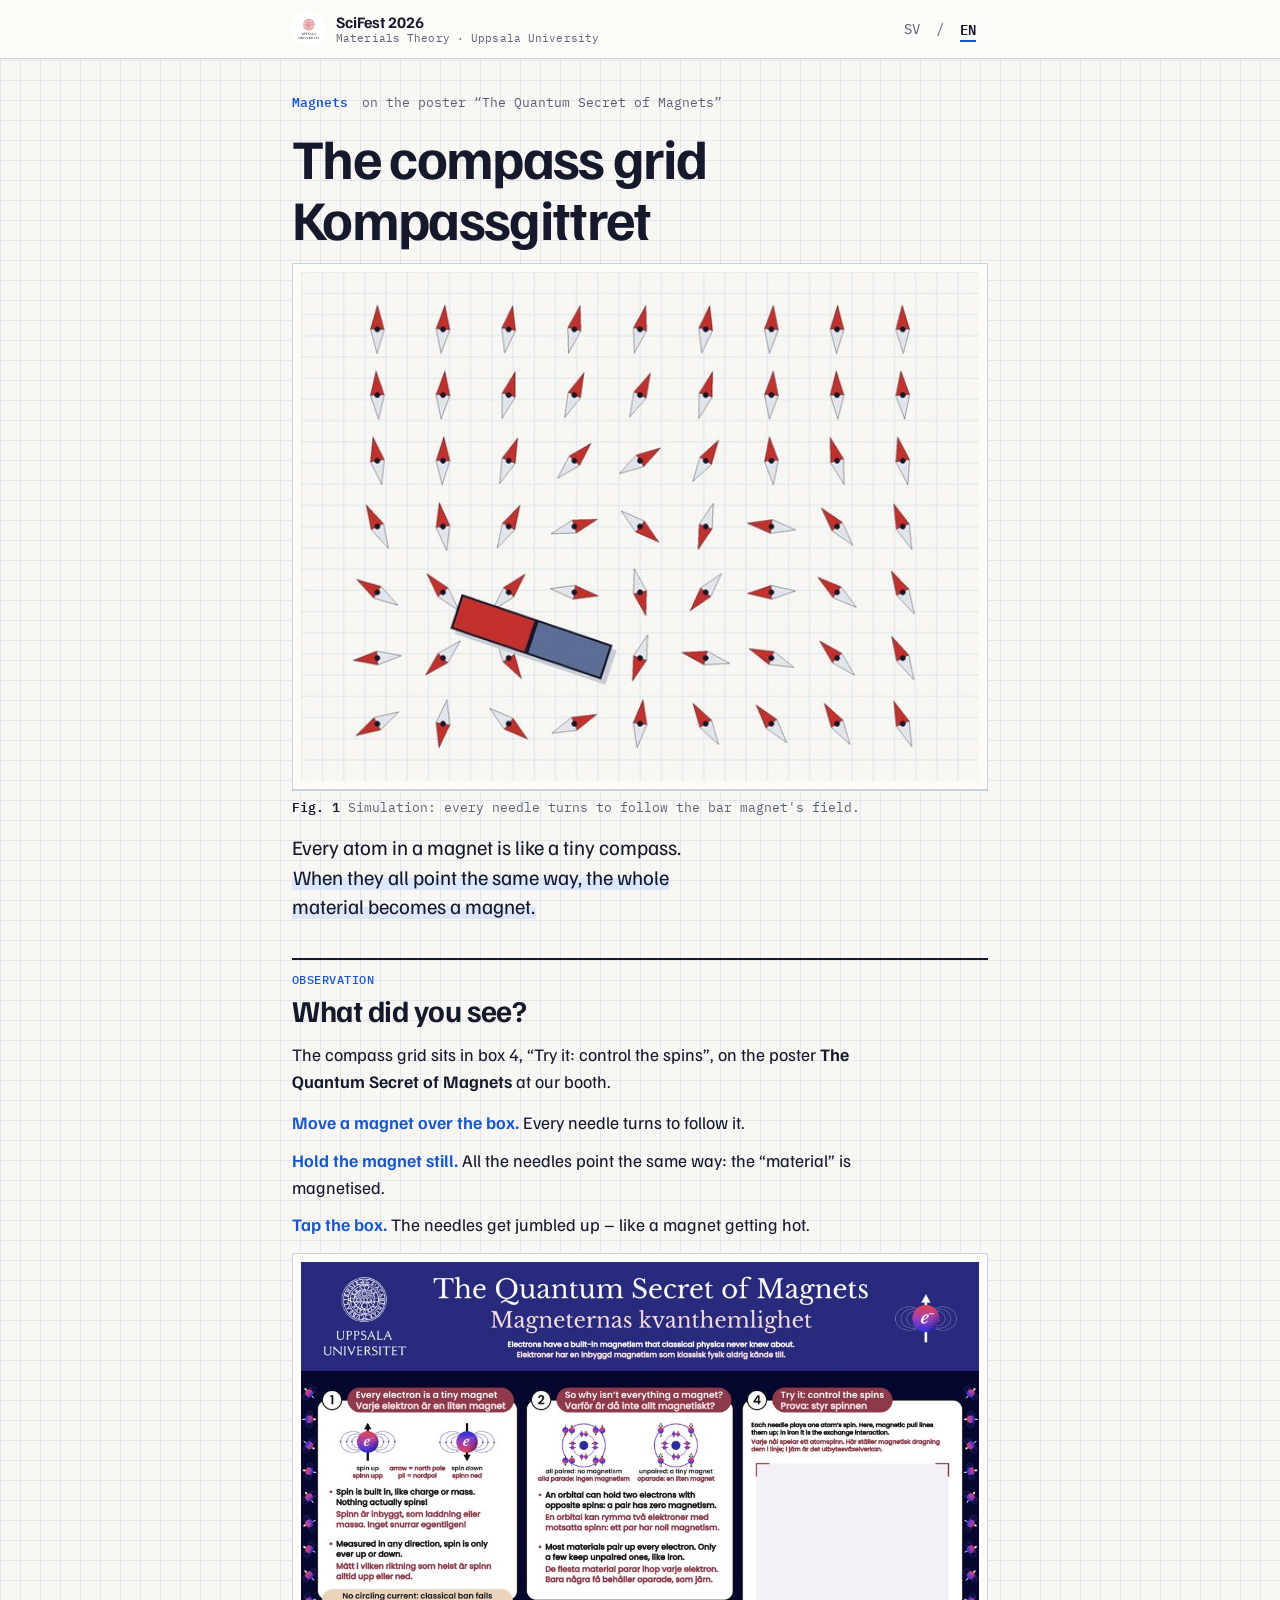
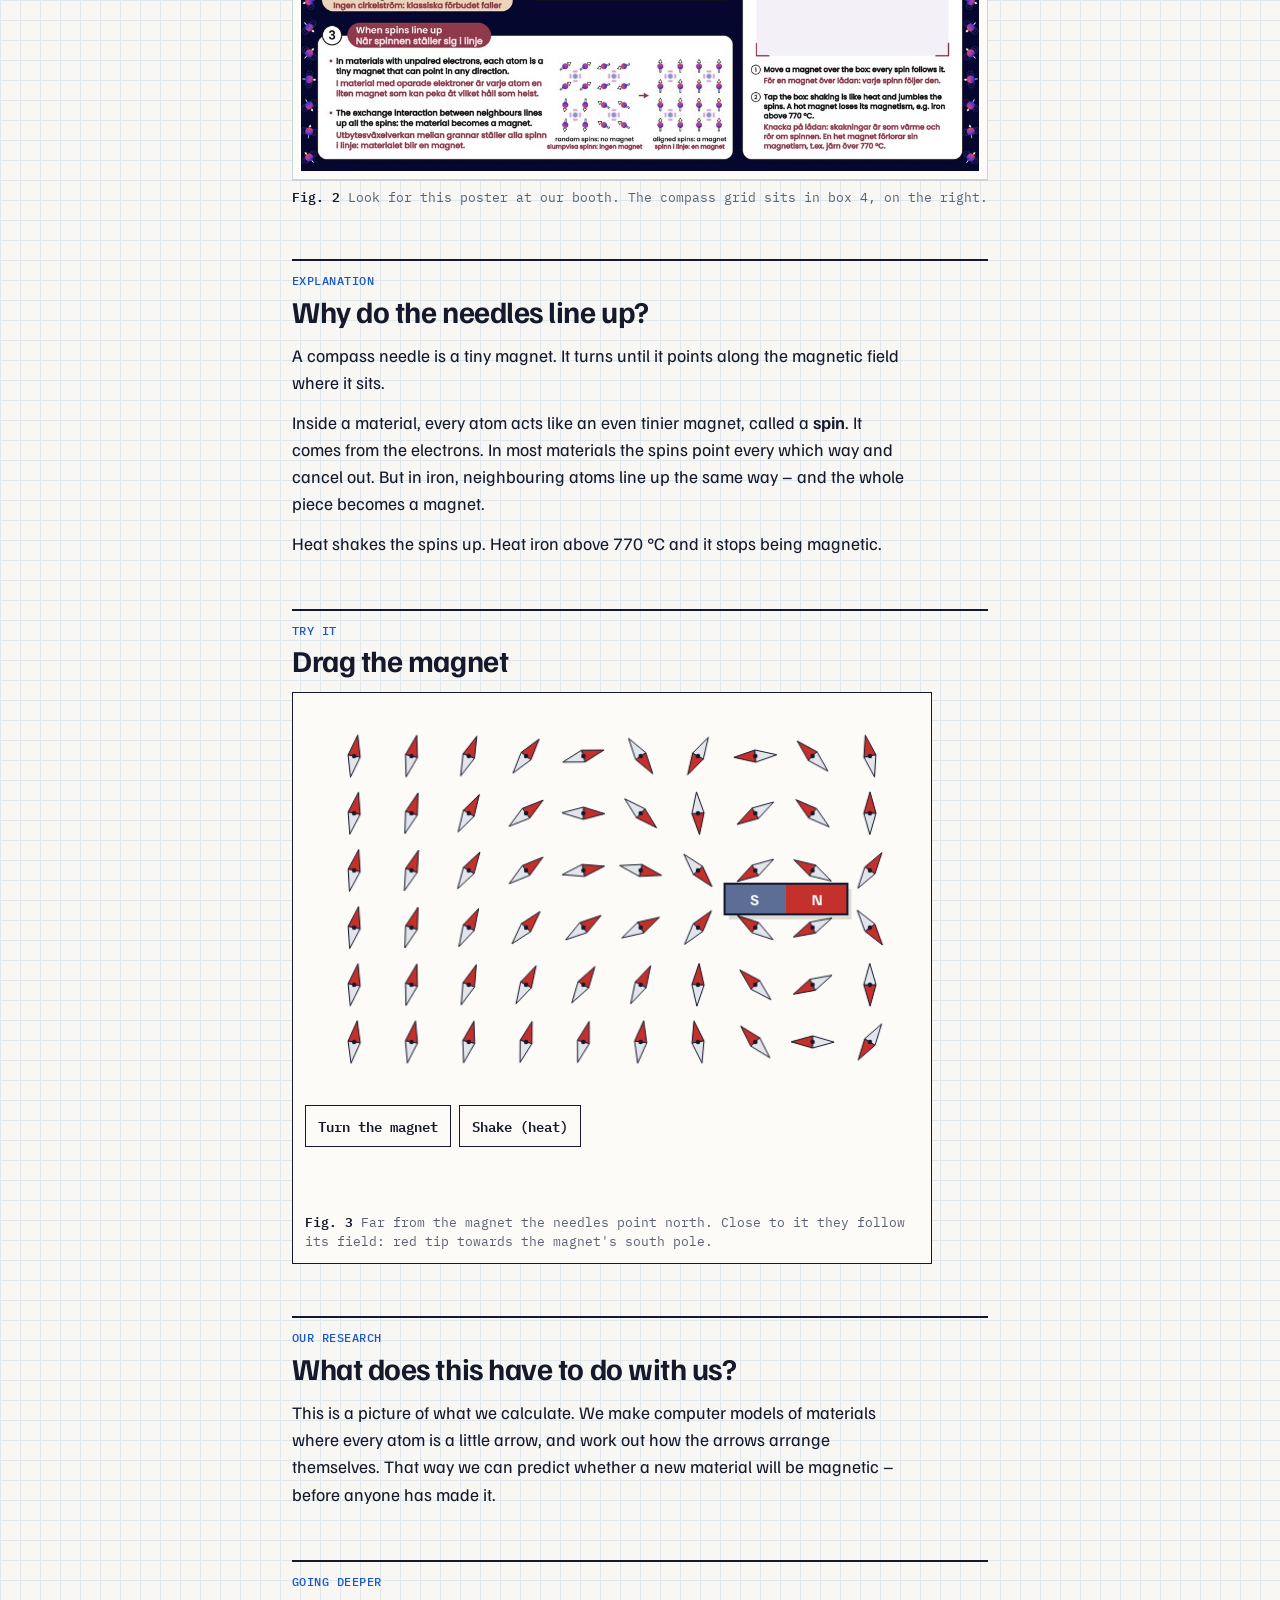
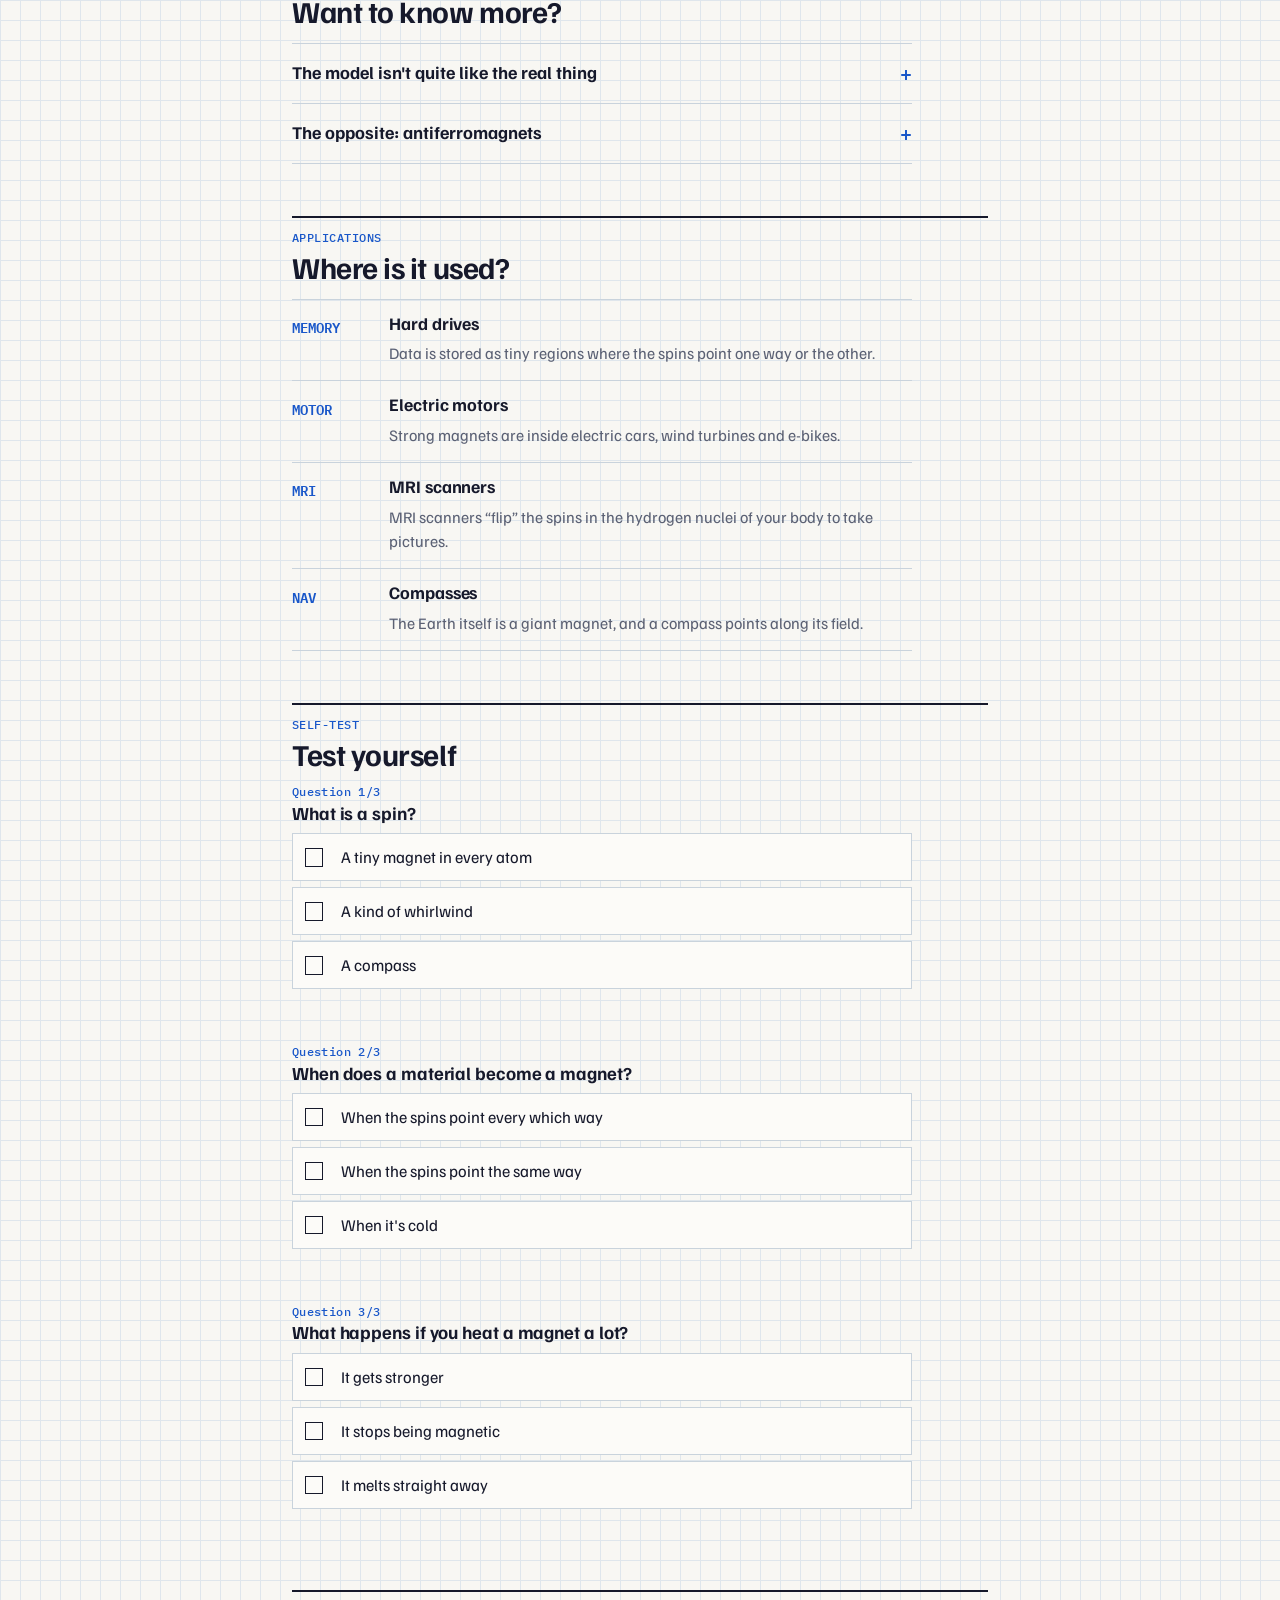
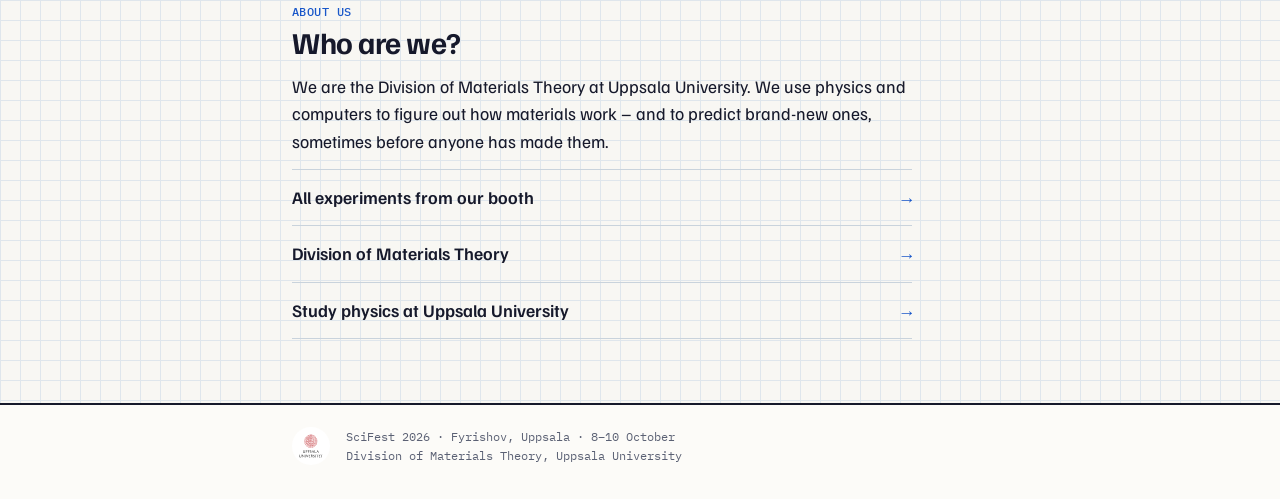
<file: compass-lattice.html>
<!doctype html>
<html lang="sv">
<head>
<meta charset="utf-8">
<meta name="viewport" content="width=device-width, initial-scale=1, viewport-fit=cover">
<title>Kompassgittret · The compass grid</title>
<meta name="description" content="Vad gör en magnet till en magnet? / What makes a magnet a magnet? SciFest 2026, Uppsala universitet.">
<meta name="theme-color" content="#F8F7F3" media="(prefers-color-scheme: light)">
<meta name="theme-color" content="#13151C" media="(prefers-color-scheme: dark)">
<link rel="icon" href="assets/uu_logo.svg" type="image/svg+xml">
<link rel="preload" href="assets/fonts/familjen-grotesk-400-700-latin.woff2" as="font" type="font/woff2" crossorigin>
<link rel="preload" href="assets/fonts/ibm-plex-mono-400-latin.woff2" as="font" type="font/woff2" crossorigin>
<link rel="stylesheet" href="assets/site.css">
</head>
<body>
<!--PAGE-START-->
<script>
/* Pick the language before the page paints: saved choice, else the phone's language, else Swedish. */
(function () {
  var r = document.documentElement, l = null;
  try { l = localStorage.getItem('scifest-lang'); } catch (e) {}
  if (l !== 'sv' && l !== 'en') {
    var ls = navigator.languages || [navigator.language || ''];
    l = 'sv';
    for (var i = 0; i < ls.length; i++) {
      if (/^sv/i.test(ls[i])) { l = 'sv'; break; }
      if (/^en/i.test(ls[i])) { l = 'en'; break; }
    }
  }
  r.setAttribute('data-show', l); r.lang = l;
})();
</script>

<div class="page" data-station="2"
     data-title-en="The compass grid · SciFest 2026"
     data-title-sv="Kompassgittret · SciFest 2026">

  <header class="topbar">
    <div class="wrap">
      <a class="brand" href="./">
        <img src="assets/uu_logo.svg" alt="Uppsala universitet / Uppsala University" width="34" height="34">
        <span>SciFest 2026
          <small lang="sv">Materialteori · Uppsala universitet</small>
          <small lang="en">Materials Theory · Uppsala University</small>
        </span>
      </a>
      <div class="langswitch" role="group" aria-label="Språk / Language">
        <button type="button" class="both" lang="sv" data-set-lang="sv" aria-label="Svenska" aria-pressed="false">SV</button>
        <span class="sep" aria-hidden="true">/</span>
        <button type="button" class="both" lang="en" data-set-lang="en" aria-label="English" aria-pressed="false">EN</button>
      </div>
    </div>
  </header>


  <div class="wrap">
    <div class="entry">
      <p class="meta">
        <span lang="sv"><b>Magneter</b></span><span lang="en"><b>Magnets</b></span>
        <span lang="sv">på affischen ”Magneternas kvanthemlighet”</span><span lang="en">on the poster “The Quantum Secret of Magnets”</span>
      </p>
      <h1 class="title">
        <span class="both" lang="sv">Kompassgittret</span>
        <span class="both" lang="en">The compass grid</span>
      </h1>
      <figure class="fig">
        <div class="print"><video autoplay muted loop playsinline preload="auto" poster="assets/media/compass-lattice-poster.jpg" aria-label="Ett rutnät av kompassnålar som följer en magnet. / A grid of compass needles following a magnet."><source src="assets/media/compass-lattice.mp4" type="video/mp4"></video></div>
        <figcaption>
          <span lang="sv"><b>Fig. 1</b> Simulering: varje nål vrider sig efter magnetfältet från stavmagneten.</span>
          <span lang="en"><b>Fig. 1</b> Simulation: every needle turns to follow the bar magnet's field.</span>
        </figcaption>
      </figure>
      <p class="lead">
        <span lang="sv">Varje atom i en magnet är som en liten kompass. <mark>När alla pekar åt samma håll blir hela materialet en magnet.</mark></span>
        <span lang="en">Every atom in a magnet is like a tiny compass. <mark>When they all point the same way, the whole material becomes a magnet.</mark></span>
      </p>
    </div>

    <main>

      <section aria-labelledby="h-saw">
        <div class="sec-head">
          <p class="sec-label"><span lang="sv">Observation</span><span lang="en">Observation</span></p>
          <h2 id="h-saw"><span lang="sv">Vad såg du?</span><span lang="en">What did you see?</span></h2>
        </div>
        <div class="prose">
          <p lang="sv">Kompassgittret sitter i ruta 4, ”Prova: styr spinnen”, på affischen <strong>Magneternas kvanthemlighet</strong> i vår monter.</p>
          <p lang="en">The compass grid sits in box 4, “Try it: control the spins”, on the poster <strong>The Quantum Secret of Magnets</strong> at our booth.</p>
        </div>
        <div class="saw">
          <p lang="sv"><b>För en magnet över rutan.</b> Varje nål vrider sig och följer magneten.</p>
          <p lang="en"><b>Move a magnet over the box.</b> Every needle turns to follow it.</p>
          <p lang="sv"><b>Håll magneten still.</b> Alla nålar pekar åt samma håll: ”materialet” är magnetiserat.</p>
          <p lang="en"><b>Hold the magnet still.</b> All the needles point the same way: the “material” is magnetised.</p>
          <p lang="sv"><b>Knacka på rutan.</b> Nålarna skakar om och hamnar huller om buller – som när en magnet blir varm.</p>
          <p lang="en"><b>Tap the box.</b> The needles get jumbled up – like a magnet getting hot.</p>
        </div>
        <figure class="fig">
        <div class="print"><img src="assets/media/poster-quantum-secret.jpg" alt="Affischen Magneternas kvanthemlighet. / The poster The Quantum Secret of Magnets." loading="lazy"></div>
        <figcaption>
          <span lang="sv"><b>Fig. 2</b> Leta efter den här affischen i vår monter. Kompassgittret sitter i ruta 4 till höger.</span>
          <span lang="en"><b>Fig. 2</b> Look for this poster at our booth. The compass grid sits in box 4, on the right.</span>
        </figcaption>
      </figure>
      </section>

      <section aria-labelledby="h-why">
        <div class="sec-head">
          <p class="sec-label"><span lang="sv">Förklaring</span><span lang="en">Explanation</span></p>
          <h2 id="h-why"><span lang="sv">Varför pekar nålarna åt samma håll?</span><span lang="en">Why do the needles line up?</span></h2>
        </div>
        <div class="prose">
          <p lang="sv">En kompassnål är en liten magnet. Den vrider sig tills den pekar längs magnetfältet där den sitter.</p>
          <p lang="en">A compass needle is a tiny magnet. It turns until it points along the magnetic field where it sits.</p>
          <p lang="sv">Inuti ett material fungerar varje atom som en ännu mindre magnet, ett så kallat <strong>spinn</strong>. Det kommer från elektronerna. I de flesta material pekar spinnen åt alla håll och tar ut varandra. Men i järn ställer grannatomerna upp sig åt samma håll – då blir hela biten en magnet.</p>
          <p lang="en">Inside a material, every atom acts like an even tinier magnet, called a <strong>spin</strong>. It comes from the electrons. In most materials the spins point every which way and cancel out. But in iron, neighbouring atoms line up the same way – and the whole piece becomes a magnet.</p>
          <p lang="sv">Värme skakar om spinnen. Värms järn över 770 °C slutar det att vara magnetiskt.</p>
          <p lang="en">Heat shakes the spins up. Heat iron above 770 °C and it stops being magnetic.</p>
        </div>
      </section>

      <section aria-labelledby="h-try">
        <div class="sec-head">
          <p class="sec-label"><span lang="sv">Testa själv</span><span lang="en">Try it</span></p>
          <h2 id="h-try"><span lang="sv">Dra magneten</span><span lang="en">Drag the magnet</span></h2>
        </div>
        <div class="lab" data-sim="compass">
          <canvas width="600" height="380" role="img" aria-label="Ett rutnät av kompassnålar och en stavmagnet som går att dra. / A grid of compass needles and a bar magnet you can drag."></canvas>
          <div class="btn-row"><button type="button" class="btn" data-turn><span lang="sv">Vrid magneten</span><span lang="en">Turn the magnet</span></button><button type="button" class="btn" data-shake><span lang="sv">Skaka (värme)</span><span lang="en">Shake (heat)</span></button></div>
          <p class="status" data-out="status" aria-live="polite"></p>
          <p class="caption">
            <span lang="sv"><b>Fig. 3</b> Långt från magneten pekar nålarna mot norr. Nära magneten följer de fältet: röd spets mot magnetens sydpol.</span>
            <span lang="en"><b>Fig. 3</b> Far from the magnet the needles point north. Close to it they follow its field: red tip towards the magnet's south pole.</span>
          </p>
        </div>
      </section>

      <section aria-labelledby="h-res">
        <div class="sec-head">
          <p class="sec-label"><span lang="sv">Vår forskning</span><span lang="en">Our research</span></p>
          <h2 id="h-res"><span lang="sv">Vad har det med oss att göra?</span><span lang="en">What does this have to do with us?</span></h2>
        </div>
        <div class="prose">
          <p lang="sv">Det här är en bild av det vi räknar på. Vi gör datormodeller av material där varje atom är en liten pil, och räknar ut hur pilarna ordnar sig. Så kan vi förutsäga om ett nytt material blir magnetiskt – innan någon har tillverkat det.</p>
          <p lang="en">This is a picture of what we calculate. We make computer models of materials where every atom is a little arrow, and work out how the arrows arrange themselves. That way we can predict whether a new material will be magnetic – before anyone has made it.</p>
        </div>
      </section>

      <section aria-labelledby="h-more">
        <div class="sec-head">
          <p class="sec-label"><span lang="sv">Fördjupning</span><span lang="en">Going deeper</span></p>
          <h2 id="h-more"><span lang="sv">Vill du veta mer?</span><span lang="en">Want to know more?</span></h2>
        </div>
        <div class="more">
          <details>
            <summary><span><span lang="sv">Modellen är inte riktigt som verkligheten</span><span lang="en">The model isn't quite like the real thing</span></span></summary>
            <div class="body">
              <p lang="sv">Kompassnålarna känner bara av varandras magnetiska dragning. Riktiga spinn ställer upp sig mest på grund av en kvanteffekt, <strong>utbytesväxelverkan</strong>, som är mycket starkare. Så gittret är en liknelse, inte en kopia.</p>
          <p lang="en">The compass needles only feel each other's magnetic pull. Real spins line up mostly because of a quantum effect, the <strong>exchange interaction</strong>, which is much stronger. So the grid is an analogy, not a copy.</p>
            </div>
          </details>
          <details>
            <summary><span><span lang="sv">Motsatt håll: antiferromagneter</span><span lang="en">The opposite: antiferromagnets</span></span></summary>
            <div class="body">
              <p lang="sv">I vissa material vill grannspinnen peka åt <em>motsatt</em> håll. Utifrån ser materialet omagnetiskt ut, men inuti är det perfekt ordnat. Sådana material är heta i forskningen om framtidens snabba datorminnen.</p>
          <p lang="en">In some materials neighbouring spins prefer to point in <em>opposite</em> directions. From outside the material looks non-magnetic, but inside it's perfectly ordered. These materials are hot topics in research on fast computer memory of the future.</p>
            </div>
          </details>
        </div>
      </section>

      <section aria-labelledby="h-uses">
        <div class="sec-head">
          <p class="sec-label"><span lang="sv">Tillämpningar</span><span lang="en">Applications</span></p>
          <h2 id="h-uses"><span lang="sv">Var används det?</span><span lang="en">Where is it used?</span></h2>
        </div>
        <div class="uses">
          <div class="use">
            <span class="code"><span lang="sv">MINNE</span><span lang="en">MEMORY</span></span>
            <h3><span lang="sv">Hårddiskar</span><span lang="en">Hard drives</span></h3>
            <p lang="sv">Data lagras som små områden där spinnen pekar åt ena eller andra hållet.</p>
          <p lang="en">Data is stored as tiny regions where the spins point one way or the other.</p>
          </div>
          <div class="use">
            <span class="code"><span lang="sv">MOTOR</span><span lang="en">MOTOR</span></span>
            <h3><span lang="sv">Elmotorer</span><span lang="en">Electric motors</span></h3>
            <p lang="sv">Starka magneter finns i elbilar, vindkraftverk och elcyklar.</p>
          <p lang="en">Strong magnets are inside electric cars, wind turbines and e-bikes.</p>
          </div>
          <div class="use">
            <span class="code"><span lang="sv">MR</span><span lang="en">MRI</span></span>
            <h3><span lang="sv">Magnetkameror</span><span lang="en">MRI scanners</span></h3>
            <p lang="sv">Magnetkameror ”vänder” spinnen i kroppens vätekärnor för att ta bilder.</p>
          <p lang="en">MRI scanners “flip” the spins in the hydrogen nuclei of your body to take pictures.</p>
          </div>
          <div class="use">
            <span class="code"><span lang="sv">NAV</span><span lang="en">NAV</span></span>
            <h3><span lang="sv">Kompasser</span><span lang="en">Compasses</span></h3>
            <p lang="sv">Jorden själv är en stor magnet, och kompassen pekar längs dess fält.</p>
          <p lang="en">The Earth itself is a giant magnet, and a compass points along its field.</p>
          </div>
        </div>
      </section>

      <section aria-labelledby="h-quiz">
        <div class="sec-head">
          <p class="sec-label"><span lang="sv">Självtest</span><span lang="en">Self-test</span></p>
          <h2 id="h-quiz"><span lang="sv">Testa dig själv</span><span lang="en">Test yourself</span></h2>
        </div>
        <div class="quiz">
          <div class="q">
            <h3><span class="num"><span lang="sv">Fråga 1/3</span><span lang="en">Question 1/3</span></span>
              <span><span lang="sv">Vad är ett spinn?</span><span lang="en">What is a spin?</span></span></h3>
            <div class="options">
              <button type="button" data-correct><span><span lang="sv">En liten magnet i varje atom</span><span lang="en">A tiny magnet in every atom</span></span></button>
              <button type="button"><span><span lang="sv">En sorts virvelvind</span><span lang="en">A kind of whirlwind</span></span></button>
              <button type="button"><span><span lang="sv">En kompass</span><span lang="en">A compass</span></span></button>
            </div>
            <p class="feedback" aria-live="polite"></p>
            <div class="fb-right" hidden><span lang="sv">Rätt! Det kommer från elektronerna.</span><span lang="en">Right! It comes from the electrons.</span></div>
            <div class="fb-wrong" hidden><span lang="sv">Inte riktigt – försök igen.</span><span lang="en">Not quite – try again.</span></div>
          </div>
          <div class="q">
            <h3><span class="num"><span lang="sv">Fråga 2/3</span><span lang="en">Question 2/3</span></span>
              <span><span lang="sv">När blir ett material en magnet?</span><span lang="en">When does a material become a magnet?</span></span></h3>
            <div class="options">
              <button type="button"><span><span lang="sv">När spinnen pekar åt alla håll</span><span lang="en">When the spins point every which way</span></span></button>
              <button type="button" data-correct><span><span lang="sv">När spinnen pekar åt samma håll</span><span lang="en">When the spins point the same way</span></span></button>
              <button type="button"><span><span lang="sv">När det är kallt</span><span lang="en">When it's cold</span></span></button>
            </div>
            <p class="feedback" aria-live="polite"></p>
            <div class="fb-right" hidden><span lang="sv">Rätt! Då samarbetar alla små magneter.</span><span lang="en">Right! Then all the tiny magnets work together.</span></div>
            <div class="fb-wrong" hidden><span lang="sv">Inte riktigt – försök igen.</span><span lang="en">Not quite – try again.</span></div>
          </div>
          <div class="q">
            <h3><span class="num"><span lang="sv">Fråga 3/3</span><span lang="en">Question 3/3</span></span>
              <span><span lang="sv">Vad händer om man värmer en magnet mycket?</span><span lang="en">What happens if you heat a magnet a lot?</span></span></h3>
            <div class="options">
              <button type="button"><span><span lang="sv">Den blir starkare</span><span lang="en">It gets stronger</span></span></button>
              <button type="button" data-correct><span><span lang="sv">Den slutar vara magnetisk</span><span lang="en">It stops being magnetic</span></span></button>
              <button type="button"><span><span lang="sv">Den smälter direkt</span><span lang="en">It melts straight away</span></span></button>
            </div>
            <p class="feedback" aria-live="polite"></p>
            <div class="fb-right" hidden><span lang="sv">Rätt! Värmen skakar om spinnen – järn tappar sin magnetism över 770 °C.</span><span lang="en">Right! The heat jumbles the spins – iron loses its magnetism above 770 °C.</span></div>
            <div class="fb-wrong" hidden><span lang="sv">Inte riktigt – försök igen.</span><span lang="en">Not quite – try again.</span></div>
          </div>
        </div>
      </section>

      <!-- About us -->
      <section aria-labelledby="h-us">
        <div class="sec-head">
          <p class="sec-label"><span lang="sv">Om oss</span><span lang="en">About us</span></p>
          <h2 id="h-us"><span lang="sv">Vilka är vi?</span><span lang="en">Who are we?</span></h2>
        </div>
        <div class="prose">
          <p lang="sv">Vi är avdelningen för materialteori vid Uppsala universitet. Vi använder fysik och datorer för att förstå hur material fungerar – och för att förutsäga helt nya material, ibland innan någon har tillverkat dem.</p>
          <p lang="en">We are the Division of Materials Theory at Uppsala University. We use physics and computers to figure out how materials work – and to predict brand-new ones, sometimes before anyone has made them.</p>
        </div>
        <nav class="links" aria-label="Länkar / Links">
          <a href="./" lang="sv">Alla försök från vår monter</a>
          <a href="./" lang="en">All experiments from our booth</a>
          <a href="https://www.uu.se/institution/fysik-och-astronomi/forskning/materialteori" lang="sv">Avdelningen för materialteori</a>
          <a href="https://www.uu.se/en/department/physics-and-astronomy/research/materials-theory" lang="en">Division of Materials Theory</a>
          <a href="https://www.uu.se/institution/fysik-och-astronomi/utbildning" lang="sv">Studera fysik vid Uppsala universitet</a>
          <a href="https://www.uu.se/en/department/physics-and-astronomy/education" lang="en">Study physics at Uppsala University</a>
        </nav>
      </section>
    </main>
  </div>

  <footer>
    <div class="wrap">
      <img src="assets/uu_logo.svg" alt="" width="38" height="38">
      <div>
        <div lang="sv">SciFest 2026 · Fyrishov, Uppsala · 8–10 oktober</div>
        <div lang="en">SciFest 2026 · Fyrishov, Uppsala · 8–10 October</div>
        <div lang="sv">Avdelningen för materialteori, Uppsala universitet</div>
        <div lang="en">Division of Materials Theory, Uppsala University</div>
      </div>
    </div>
  </footer>
</div>

<script src="assets/site.js"></script>
<script src="assets/sims2.js"></script>
<!--PAGE-END-->
</body>
</html>
</file>
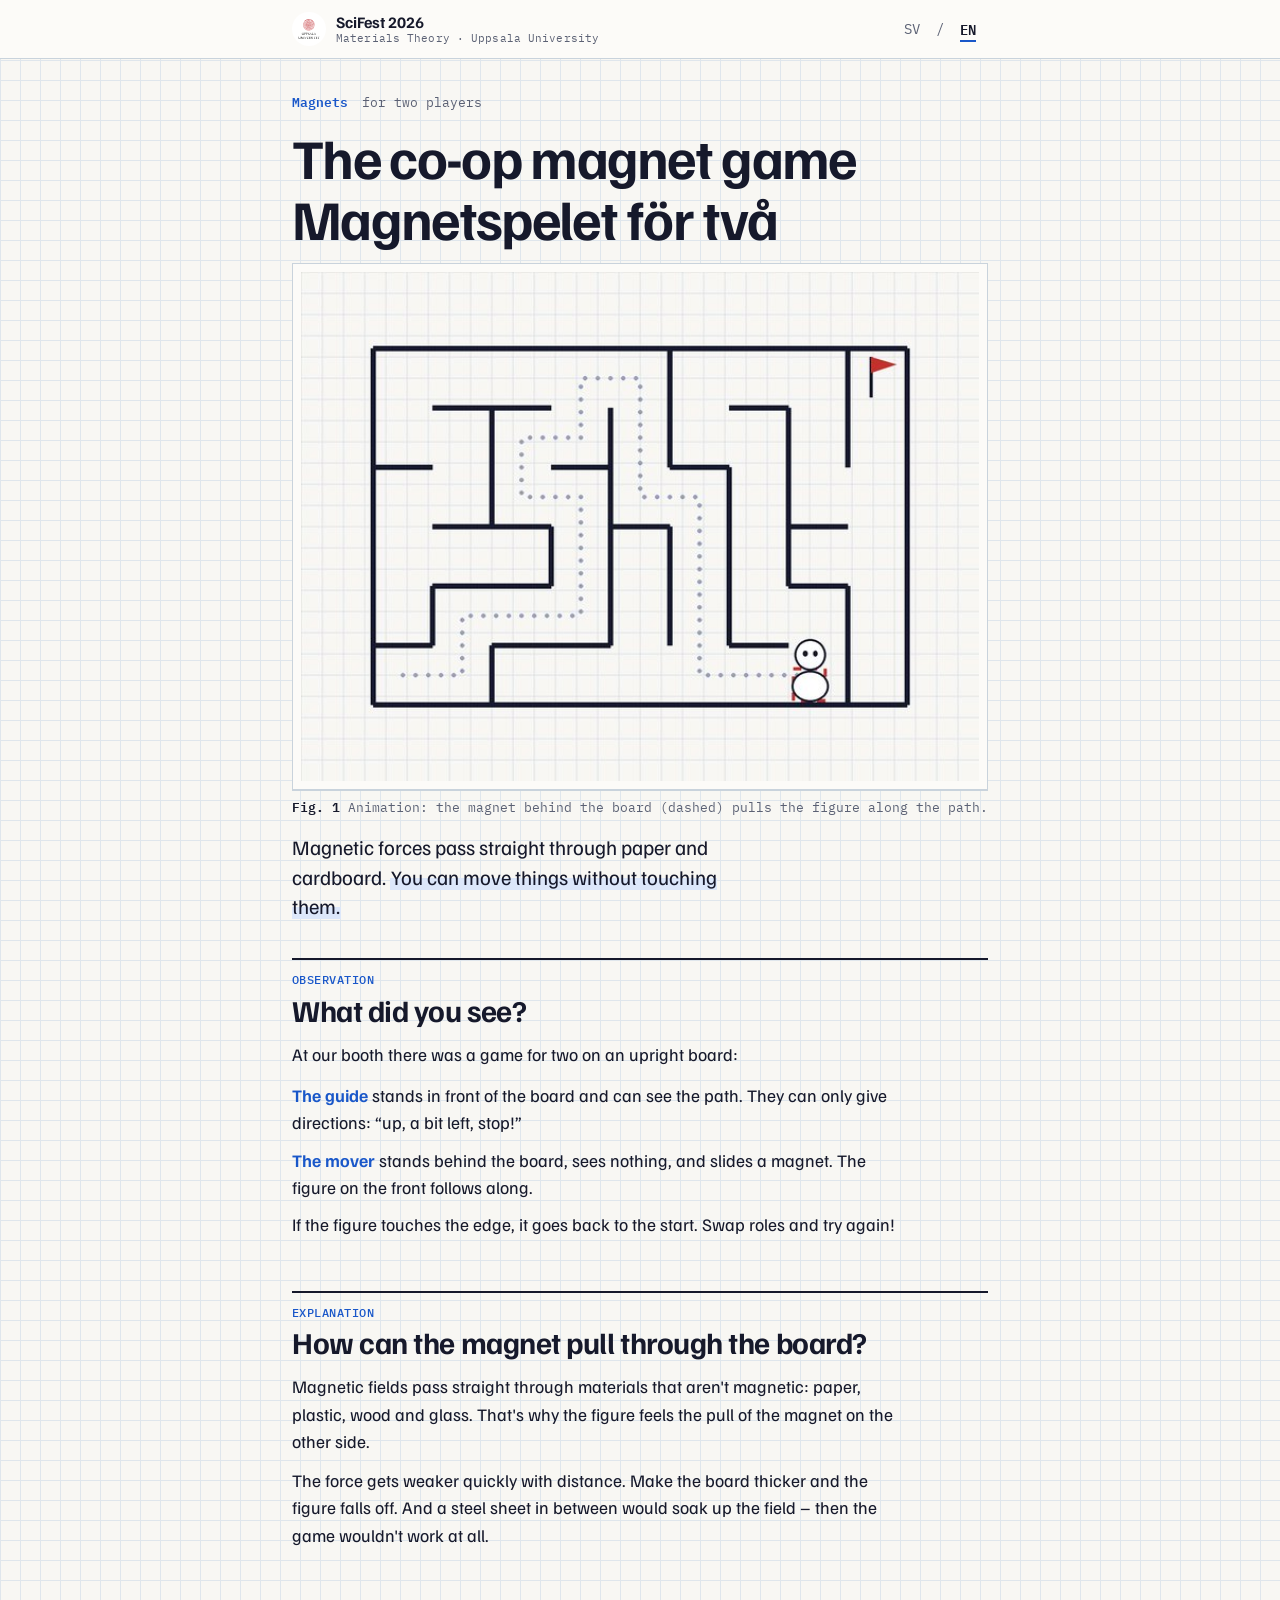
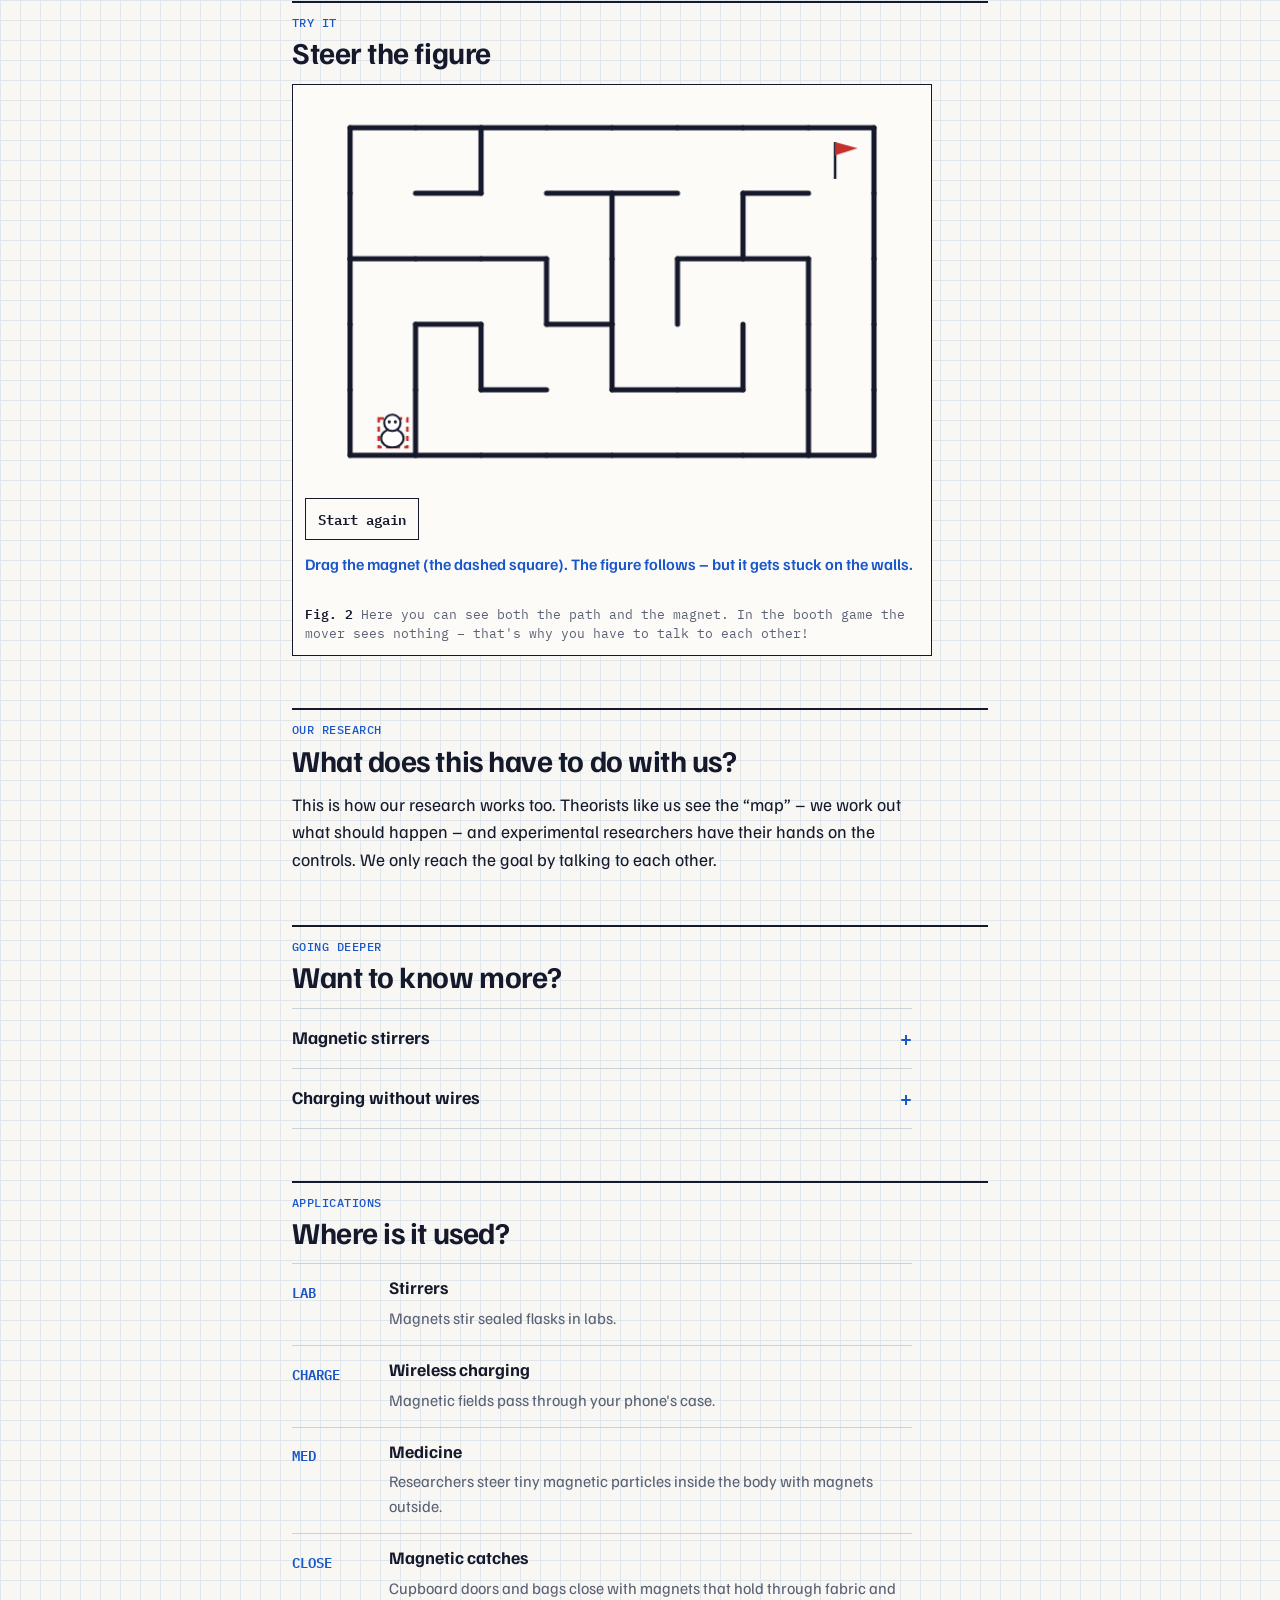
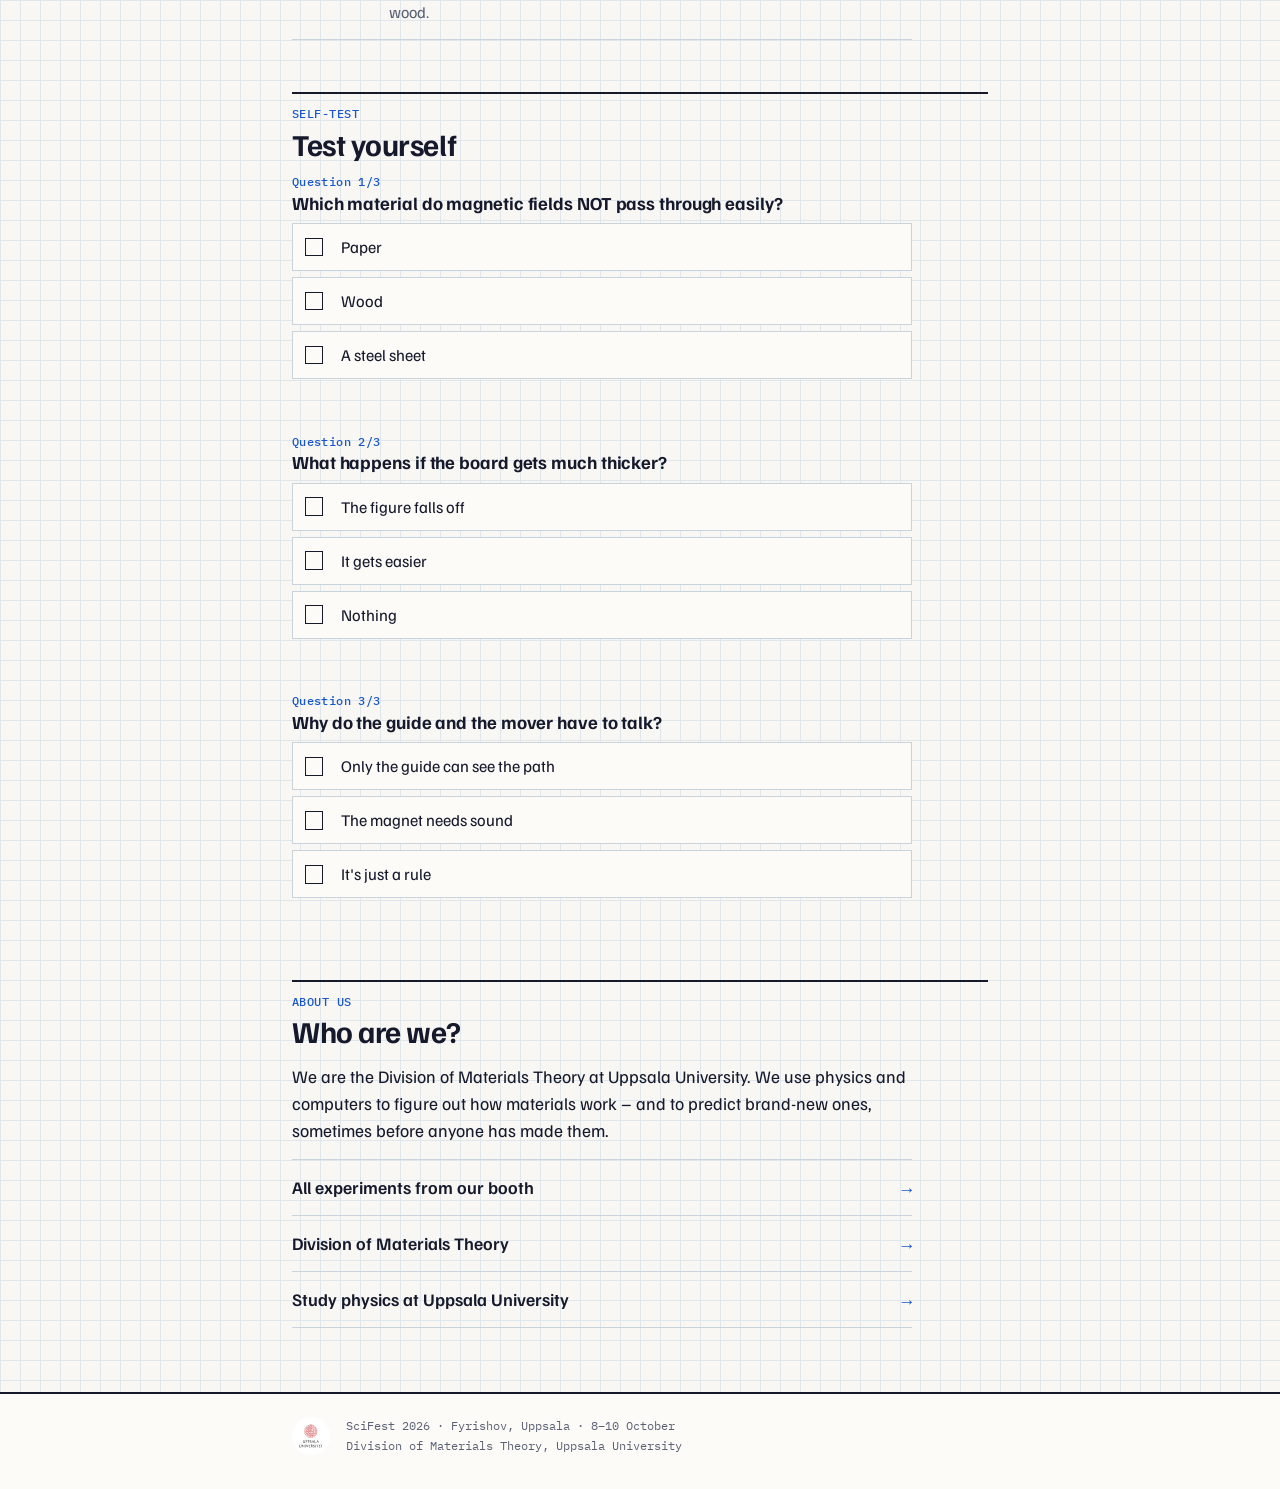
<file: coop-game.html>
<!doctype html>
<html lang="sv">
<head>
<meta charset="utf-8">
<meta name="viewport" content="width=device-width, initial-scale=1, viewport-fit=cover">
<title>Magnetspelet för två · The co-op magnet game</title>
<meta name="description" content="Kan ni styra figuren tillsammans – utan att titta? / Can you steer it together – without looking? SciFest 2026, Uppsala universitet.">
<meta name="theme-color" content="#F8F7F3" media="(prefers-color-scheme: light)">
<meta name="theme-color" content="#13151C" media="(prefers-color-scheme: dark)">
<link rel="icon" href="assets/uu_logo.svg" type="image/svg+xml">
<link rel="preload" href="assets/fonts/familjen-grotesk-400-700-latin.woff2" as="font" type="font/woff2" crossorigin>
<link rel="preload" href="assets/fonts/ibm-plex-mono-400-latin.woff2" as="font" type="font/woff2" crossorigin>
<link rel="stylesheet" href="assets/site.css">
</head>
<body>
<!--PAGE-START-->
<script>
/* Pick the language before the page paints: saved choice, else the phone's language, else Swedish. */
(function () {
  var r = document.documentElement, l = null;
  try { l = localStorage.getItem('scifest-lang'); } catch (e) {}
  if (l !== 'sv' && l !== 'en') {
    var ls = navigator.languages || [navigator.language || ''];
    l = 'sv';
    for (var i = 0; i < ls.length; i++) {
      if (/^sv/i.test(ls[i])) { l = 'sv'; break; }
      if (/^en/i.test(ls[i])) { l = 'en'; break; }
    }
  }
  r.setAttribute('data-show', l); r.lang = l;
})();
</script>

<div class="page" data-station="2"
     data-title-en="The co-op magnet game · SciFest 2026"
     data-title-sv="Magnetspelet för två · SciFest 2026">

  <header class="topbar">
    <div class="wrap">
      <a class="brand" href="./">
        <img src="assets/uu_logo.svg" alt="Uppsala universitet / Uppsala University" width="34" height="34">
        <span>SciFest 2026
          <small lang="sv">Materialteori · Uppsala universitet</small>
          <small lang="en">Materials Theory · Uppsala University</small>
        </span>
      </a>
      <div class="langswitch" role="group" aria-label="Språk / Language">
        <button type="button" class="both" lang="sv" data-set-lang="sv" aria-label="Svenska" aria-pressed="false">SV</button>
        <span class="sep" aria-hidden="true">/</span>
        <button type="button" class="both" lang="en" data-set-lang="en" aria-label="English" aria-pressed="false">EN</button>
      </div>
    </div>
  </header>


  <div class="wrap">
    <div class="entry">
      <p class="meta">
        <span lang="sv"><b>Magneter</b></span><span lang="en"><b>Magnets</b></span>
        <span lang="sv">för två spelare</span><span lang="en">for two players</span>
      </p>
      <h1 class="title">
        <span class="both" lang="sv">Magnetspelet för två</span>
        <span class="both" lang="en">The co-op magnet game</span>
      </h1>
      <figure class="fig">
        <div class="print"><video autoplay muted loop playsinline preload="auto" poster="assets/media/coop-game-poster.jpg" aria-label="En figur som styrs genom en labyrint av en magnet. / A figure steered through a maze by a magnet."><source src="assets/media/coop-game.mp4" type="video/mp4"></video></div>
        <figcaption>
          <span lang="sv"><b>Fig. 1</b> Animation: magneten bakom brädan (streckad) drar figuren genom banan.</span>
          <span lang="en"><b>Fig. 1</b> Animation: the magnet behind the board (dashed) pulls the figure along the path.</span>
        </figcaption>
      </figure>
      <p class="lead">
        <span lang="sv">Magnetiska krafter går rakt igenom papper och kartong. <mark>Du kan flytta saker utan att röra vid dem.</mark></span>
        <span lang="en">Magnetic forces pass straight through paper and cardboard. <mark>You can move things without touching them.</mark></span>
      </p>
    </div>

    <main>

      <section aria-labelledby="h-saw">
        <div class="sec-head">
          <p class="sec-label"><span lang="sv">Observation</span><span lang="en">Observation</span></p>
          <h2 id="h-saw"><span lang="sv">Vad såg du?</span><span lang="en">What did you see?</span></h2>
        </div>
        <div class="prose">
          <p lang="sv">I vår monter fanns ett spel för två på en stående bräda:</p>
          <p lang="en">At our booth there was a game for two on an upright board:</p>
        </div>
        <div class="saw">
          <p lang="sv"><b>Guiden</b> står framför brädan och ser banan. Hen får bara ge instruktioner: ”upp, lite vänster, stopp!”</p>
          <p lang="en"><b>The guide</b> stands in front of the board and can see the path. They can only give directions: “up, a bit left, stop!”</p>
          <p lang="sv"><b>Föraren</b> står bakom brädan, ser ingenting och flyttar en magnet. Figuren på framsidan följer med.</p>
          <p lang="en"><b>The mover</b> stands behind the board, sees nothing, and slides a magnet. The figure on the front follows along.</p>
          <p lang="sv">Rör figuren kanten går den tillbaka till start. Byt roller och försök igen!</p>
          <p lang="en">If the figure touches the edge, it goes back to the start. Swap roles and try again!</p>
        </div>
      </section>

      <section aria-labelledby="h-why">
        <div class="sec-head">
          <p class="sec-label"><span lang="sv">Förklaring</span><span lang="en">Explanation</span></p>
          <h2 id="h-why"><span lang="sv">Hur kan magneten dra genom brädan?</span><span lang="en">How can the magnet pull through the board?</span></h2>
        </div>
        <div class="prose">
          <p lang="sv">Magnetfält går rakt igenom material som inte är magnetiska: papper, plast, trä och glas. Därför känner figuren dragningen från magneten på andra sidan.</p>
          <p lang="en">Magnetic fields pass straight through materials that aren't magnetic: paper, plastic, wood and glass. That's why the figure feels the pull of the magnet on the other side.</p>
          <p lang="sv">Kraften blir snabbt svagare med avståndet. En tjockare bräda och figuren ramlar ner. Och en stålplåt emellan skulle fånga upp fältet – då fungerar inte spelet alls.</p>
          <p lang="en">The force gets weaker quickly with distance. Make the board thicker and the figure falls off. And a steel sheet in between would soak up the field – then the game wouldn't work at all.</p>
        </div>
      </section>

      <section aria-labelledby="h-try">
        <div class="sec-head">
          <p class="sec-label"><span lang="sv">Testa själv</span><span lang="en">Try it</span></p>
          <h2 id="h-try"><span lang="sv">Styr figuren</span><span lang="en">Steer the figure</span></h2>
        </div>
        <div class="lab" data-sim="coop">
          <canvas width="600" height="380" role="img" aria-label="En labyrint med en figur som följer en magnet. / A maze with a figure that follows a magnet."></canvas>
          <div class="btn-row"><button type="button" class="btn" data-reset><span lang="sv">Börja om</span><span lang="en">Start again</span></button></div>
          <p class="status" data-out="status" aria-live="polite"></p>
          <p class="caption">
            <span lang="sv"><b>Fig. 2</b> Här ser du både banan och magneten. I monterns spel ser föraren ingenting – det är därför ni måste prata med varandra!</span>
            <span lang="en"><b>Fig. 2</b> Here you can see both the path and the magnet. In the booth game the mover sees nothing – that's why you have to talk to each other!</span>
          </p>
        </div>
      </section>

      <section aria-labelledby="h-res">
        <div class="sec-head">
          <p class="sec-label"><span lang="sv">Vår forskning</span><span lang="en">Our research</span></p>
          <h2 id="h-res"><span lang="sv">Vad har det med oss att göra?</span><span lang="en">What does this have to do with us?</span></h2>
        </div>
        <div class="prose">
          <p lang="sv">Så fungerar vår forskning också. Teoretiker som vi ser ”kartan” – vi räknar ut vad som borde hända – och experimentforskare har händerna på kontrollerna. Bara när vi pratar med varandra kommer vi i mål.</p>
          <p lang="en">This is how our research works too. Theorists like us see the “map” – we work out what should happen – and experimental researchers have their hands on the controls. We only reach the goal by talking to each other.</p>
        </div>
      </section>

      <section aria-labelledby="h-more">
        <div class="sec-head">
          <p class="sec-label"><span lang="sv">Fördjupning</span><span lang="en">Going deeper</span></p>
          <h2 id="h-more"><span lang="sv">Vill du veta mer?</span><span lang="en">Want to know more?</span></h2>
        </div>
        <div class="more">
          <details>
            <summary><span><span lang="sv">Magnetomrörare</span><span lang="en">Magnetic stirrers</span></span></summary>
            <div class="body">
              <p lang="sv">I kemilabb snurrar en magnet under en flaska och får en liten magnetstav inuti att röra om – utan att något behöver gå igenom glaset.</p>
          <p lang="en">In chemistry labs, a magnet spinning under a flask makes a little magnetic bar inside stir the liquid – with nothing passing through the glass.</p>
            </div>
          </details>
          <details>
            <summary><span><span lang="sv">Laddning utan sladd</span><span lang="en">Charging without wires</span></span></summary>
            <div class="body">
              <p lang="sv">Trådlösa laddare skickar energi genom plasten i din mobil med magnetfält som växlar fram och tillbaka.</p>
          <p lang="en">Wireless chargers send energy through the plastic of your phone using magnetic fields that flip back and forth.</p>
            </div>
          </details>
        </div>
      </section>

      <section aria-labelledby="h-uses">
        <div class="sec-head">
          <p class="sec-label"><span lang="sv">Tillämpningar</span><span lang="en">Applications</span></p>
          <h2 id="h-uses"><span lang="sv">Var används det?</span><span lang="en">Where is it used?</span></h2>
        </div>
        <div class="uses">
          <div class="use">
            <span class="code"><span lang="sv">LAB</span><span lang="en">LAB</span></span>
            <h3><span lang="sv">Omrörare</span><span lang="en">Stirrers</span></h3>
            <p lang="sv">Magneter rör om i slutna flaskor i labb.</p>
          <p lang="en">Magnets stir sealed flasks in labs.</p>
          </div>
          <div class="use">
            <span class="code"><span lang="sv">LADD</span><span lang="en">CHARGE</span></span>
            <h3><span lang="sv">Trådlös laddning</span><span lang="en">Wireless charging</span></h3>
            <p lang="sv">Magnetfält går igenom mobilens skal.</p>
          <p lang="en">Magnetic fields pass through your phone's case.</p>
          </div>
          <div class="use">
            <span class="code"><span lang="sv">VÅRD</span><span lang="en">MED</span></span>
            <h3><span lang="sv">Medicin</span><span lang="en">Medicine</span></h3>
            <p lang="sv">Forskare styr små magnetiska partiklar inuti kroppen med magneter utanför.</p>
          <p lang="en">Researchers steer tiny magnetic particles inside the body with magnets outside.</p>
          </div>
          <div class="use">
            <span class="code"><span lang="sv">STÄNG</span><span lang="en">CLOSE</span></span>
            <h3><span lang="sv">Magnetlås</span><span lang="en">Magnetic catches</span></h3>
            <p lang="sv">Skåpdörrar och väskor stängs med magneter som håller genom tyg och trä.</p>
          <p lang="en">Cupboard doors and bags close with magnets that hold through fabric and wood.</p>
          </div>
        </div>
      </section>

      <section aria-labelledby="h-quiz">
        <div class="sec-head">
          <p class="sec-label"><span lang="sv">Självtest</span><span lang="en">Self-test</span></p>
          <h2 id="h-quiz"><span lang="sv">Testa dig själv</span><span lang="en">Test yourself</span></h2>
        </div>
        <div class="quiz">
          <div class="q">
            <h3><span class="num"><span lang="sv">Fråga 1/3</span><span lang="en">Question 1/3</span></span>
              <span><span lang="sv">Vilket material går magnetfält INTE igenom lätt?</span><span lang="en">Which material do magnetic fields NOT pass through easily?</span></span></h3>
            <div class="options">
              <button type="button"><span><span lang="sv">Papper</span><span lang="en">Paper</span></span></button>
              <button type="button"><span><span lang="sv">Trä</span><span lang="en">Wood</span></span></button>
              <button type="button" data-correct><span><span lang="sv">En stålplåt</span><span lang="en">A steel sheet</span></span></button>
            </div>
            <p class="feedback" aria-live="polite"></p>
            <div class="fb-right" hidden><span lang="sv">Rätt! Stål fångar upp fältet.</span><span lang="en">Right! Steel soaks up the field.</span></div>
            <div class="fb-wrong" hidden><span lang="sv">Inte riktigt – försök igen.</span><span lang="en">Not quite – try again.</span></div>
          </div>
          <div class="q">
            <h3><span class="num"><span lang="sv">Fråga 2/3</span><span lang="en">Question 2/3</span></span>
              <span><span lang="sv">Vad händer om brädan blir mycket tjockare?</span><span lang="en">What happens if the board gets much thicker?</span></span></h3>
            <div class="options">
              <button type="button" data-correct><span><span lang="sv">Figuren ramlar ner</span><span lang="en">The figure falls off</span></span></button>
              <button type="button"><span><span lang="sv">Det går lättare</span><span lang="en">It gets easier</span></span></button>
              <button type="button"><span><span lang="sv">Ingenting</span><span lang="en">Nothing</span></span></button>
            </div>
            <p class="feedback" aria-live="polite"></p>
            <div class="fb-right" hidden><span lang="sv">Rätt! Kraften blir snabbt svagare med avståndet.</span><span lang="en">Right! The force gets weaker quickly with distance.</span></div>
            <div class="fb-wrong" hidden><span lang="sv">Inte riktigt – försök igen.</span><span lang="en">Not quite – try again.</span></div>
          </div>
          <div class="q">
            <h3><span class="num"><span lang="sv">Fråga 3/3</span><span lang="en">Question 3/3</span></span>
              <span><span lang="sv">Varför måste guiden och föraren prata?</span><span lang="en">Why do the guide and the mover have to talk?</span></span></h3>
            <div class="options">
              <button type="button" data-correct><span><span lang="sv">Bara guiden ser banan</span><span lang="en">Only the guide can see the path</span></span></button>
              <button type="button"><span><span lang="sv">Magneten behöver ljud</span><span lang="en">The magnet needs sound</span></span></button>
              <button type="button"><span><span lang="sv">Det är en regel</span><span lang="en">It's just a rule</span></span></button>
            </div>
            <p class="feedback" aria-live="polite"></p>
            <div class="fb-right" hidden><span lang="sv">Rätt! Precis som teori och experiment.</span><span lang="en">Right! Just like theory and experiment.</span></div>
            <div class="fb-wrong" hidden><span lang="sv">Inte riktigt – försök igen.</span><span lang="en">Not quite – try again.</span></div>
          </div>
        </div>
      </section>

      <!-- About us -->
      <section aria-labelledby="h-us">
        <div class="sec-head">
          <p class="sec-label"><span lang="sv">Om oss</span><span lang="en">About us</span></p>
          <h2 id="h-us"><span lang="sv">Vilka är vi?</span><span lang="en">Who are we?</span></h2>
        </div>
        <div class="prose">
          <p lang="sv">Vi är avdelningen för materialteori vid Uppsala universitet. Vi använder fysik och datorer för att förstå hur material fungerar – och för att förutsäga helt nya material, ibland innan någon har tillverkat dem.</p>
          <p lang="en">We are the Division of Materials Theory at Uppsala University. We use physics and computers to figure out how materials work – and to predict brand-new ones, sometimes before anyone has made them.</p>
        </div>
        <nav class="links" aria-label="Länkar / Links">
          <a href="./" lang="sv">Alla försök från vår monter</a>
          <a href="./" lang="en">All experiments from our booth</a>
          <a href="https://www.uu.se/institution/fysik-och-astronomi/forskning/materialteori" lang="sv">Avdelningen för materialteori</a>
          <a href="https://www.uu.se/en/department/physics-and-astronomy/research/materials-theory" lang="en">Division of Materials Theory</a>
          <a href="https://www.uu.se/institution/fysik-och-astronomi/utbildning" lang="sv">Studera fysik vid Uppsala universitet</a>
          <a href="https://www.uu.se/en/department/physics-and-astronomy/education" lang="en">Study physics at Uppsala University</a>
        </nav>
      </section>
    </main>
  </div>

  <footer>
    <div class="wrap">
      <img src="assets/uu_logo.svg" alt="" width="38" height="38">
      <div>
        <div lang="sv">SciFest 2026 · Fyrishov, Uppsala · 8–10 oktober</div>
        <div lang="en">SciFest 2026 · Fyrishov, Uppsala · 8–10 October</div>
        <div lang="sv">Avdelningen för materialteori, Uppsala universitet</div>
        <div lang="en">Division of Materials Theory, Uppsala University</div>
      </div>
    </div>
  </footer>
</div>

<script src="assets/site.js"></script>
<script src="assets/sims2.js"></script>
<!--PAGE-END-->
</body>
</html>
</file>
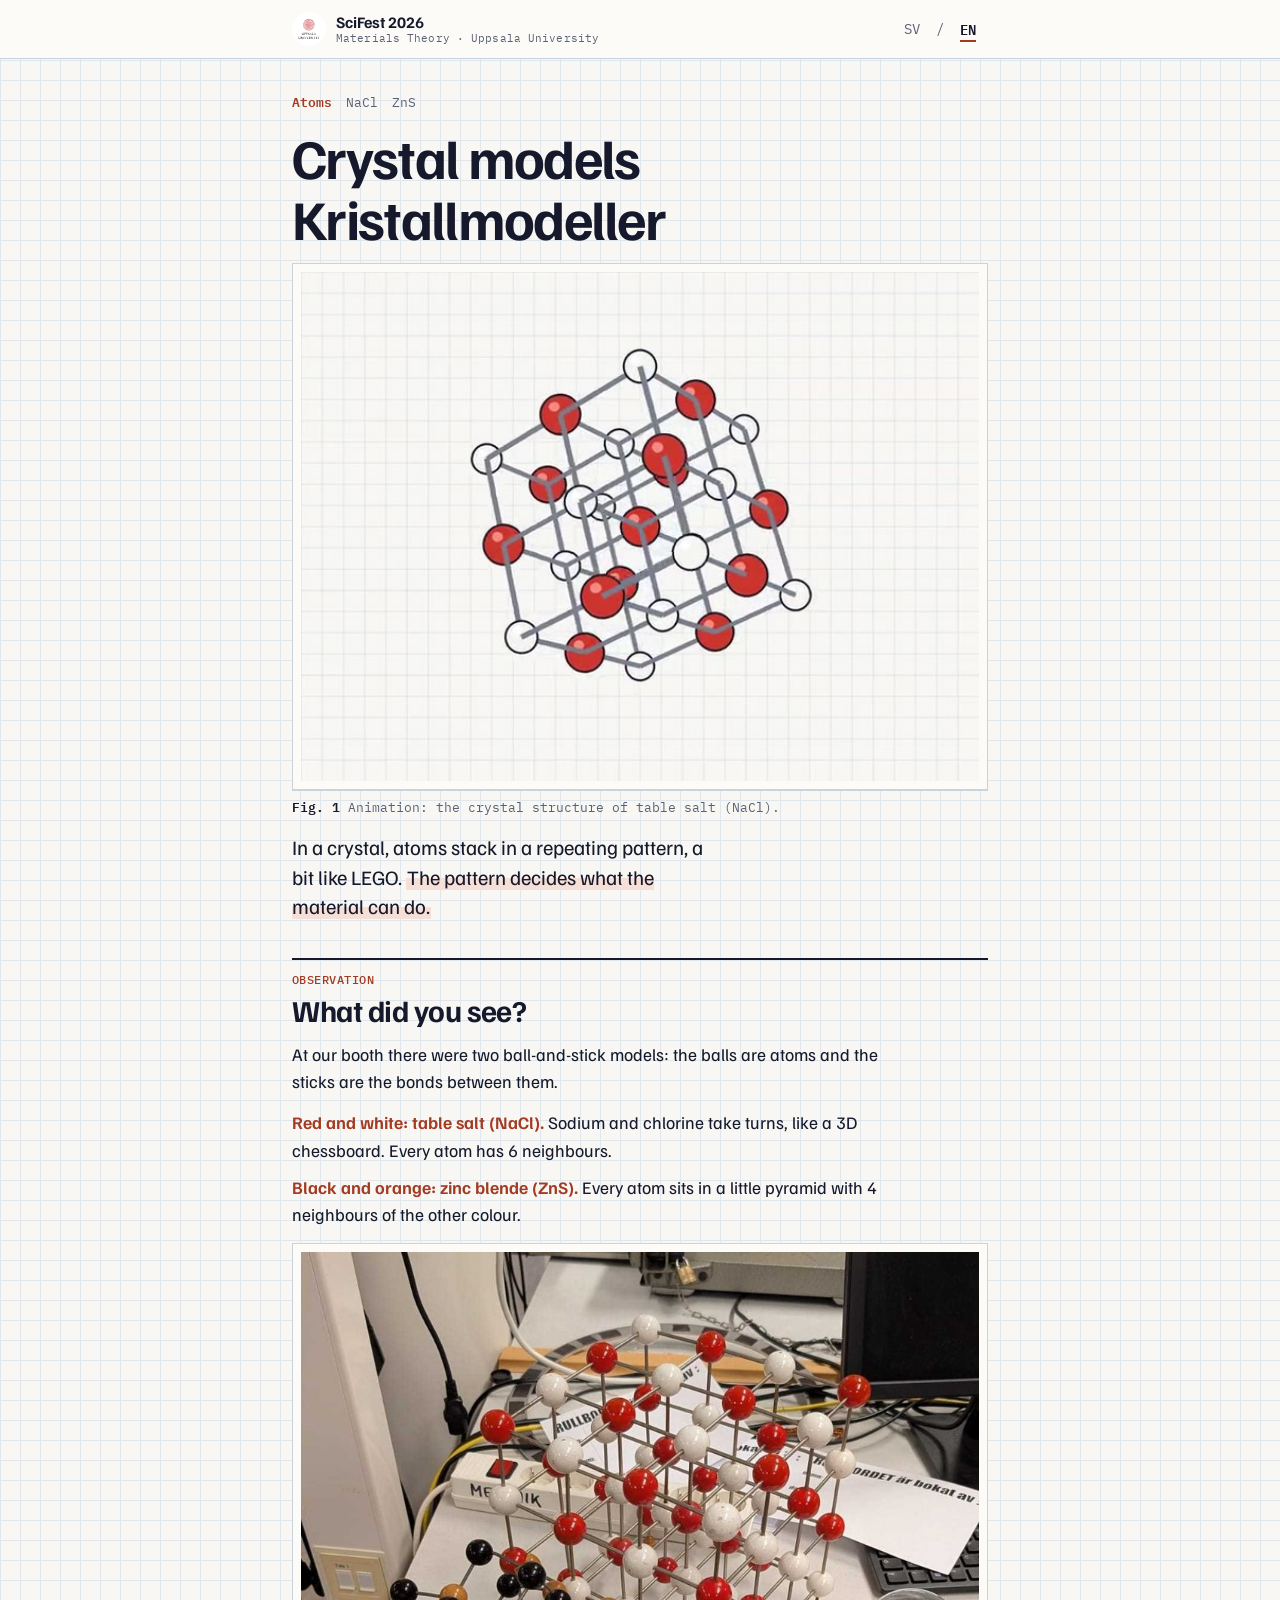
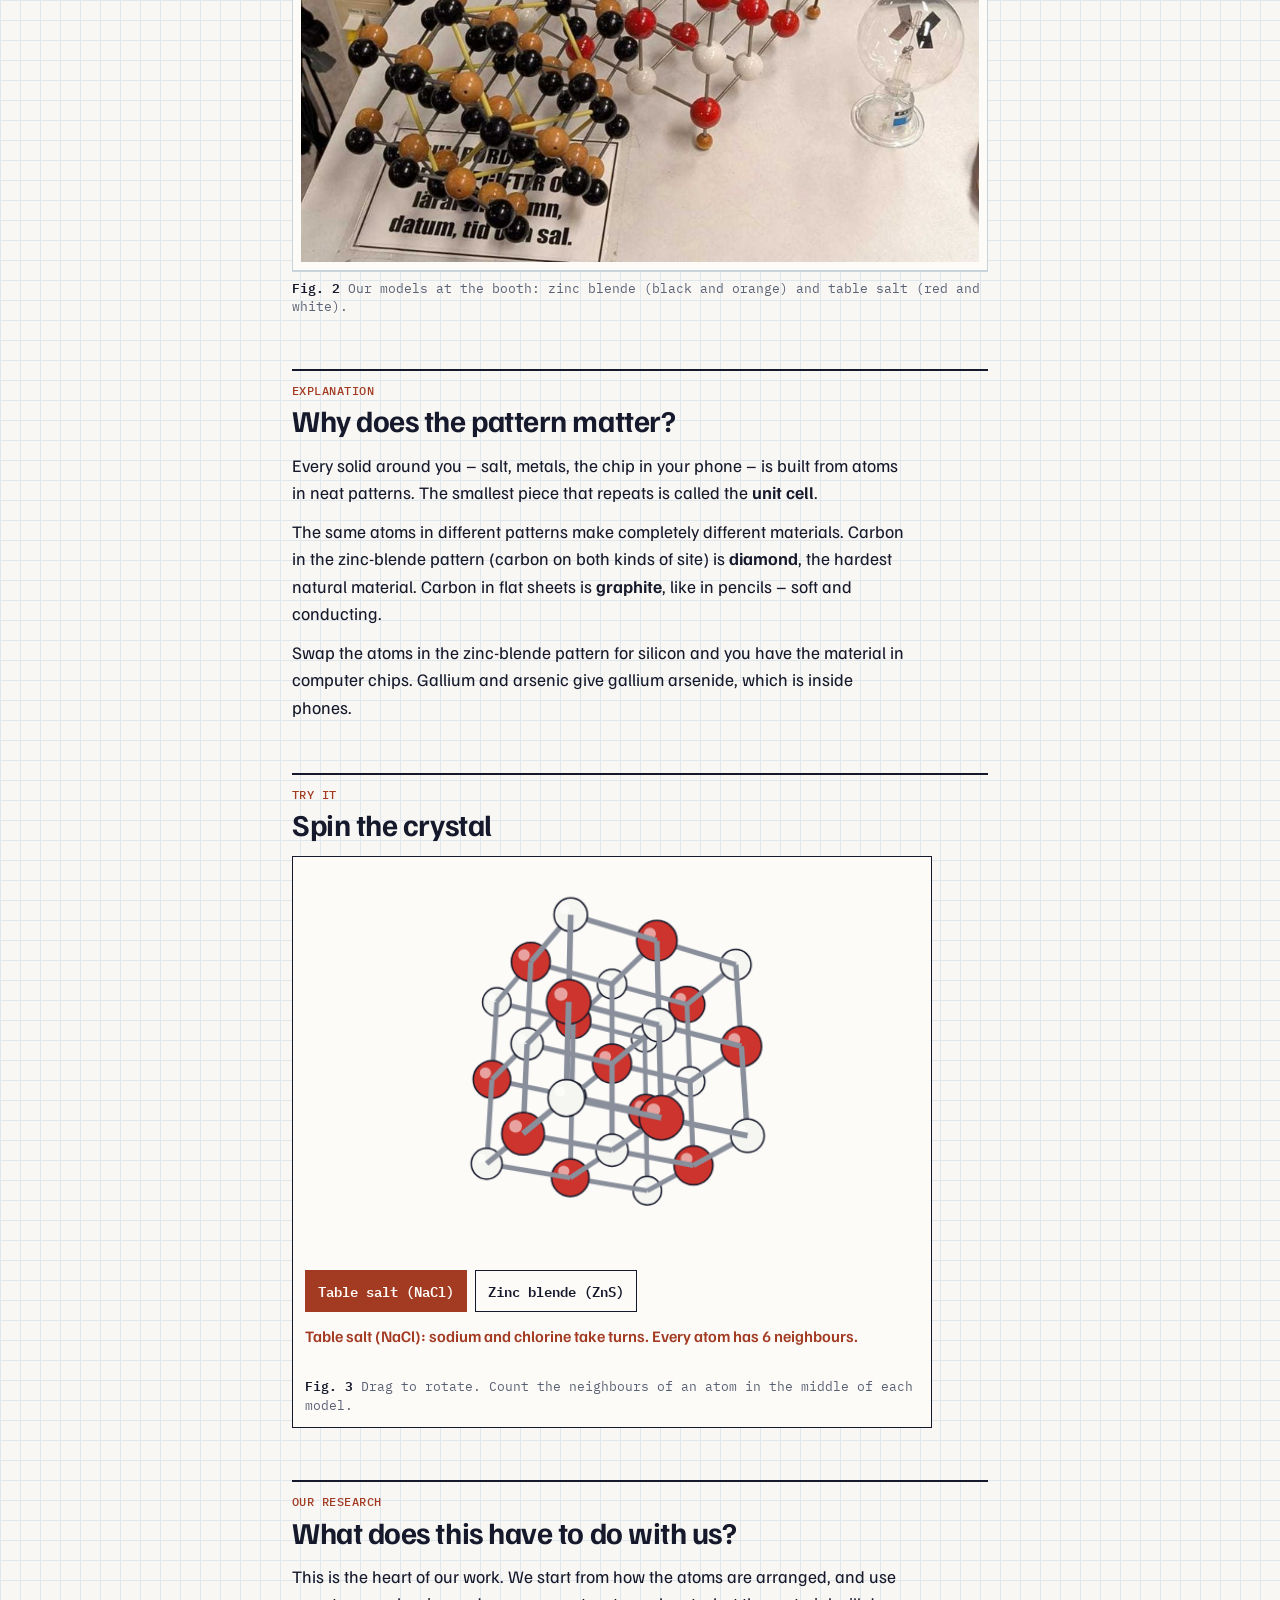
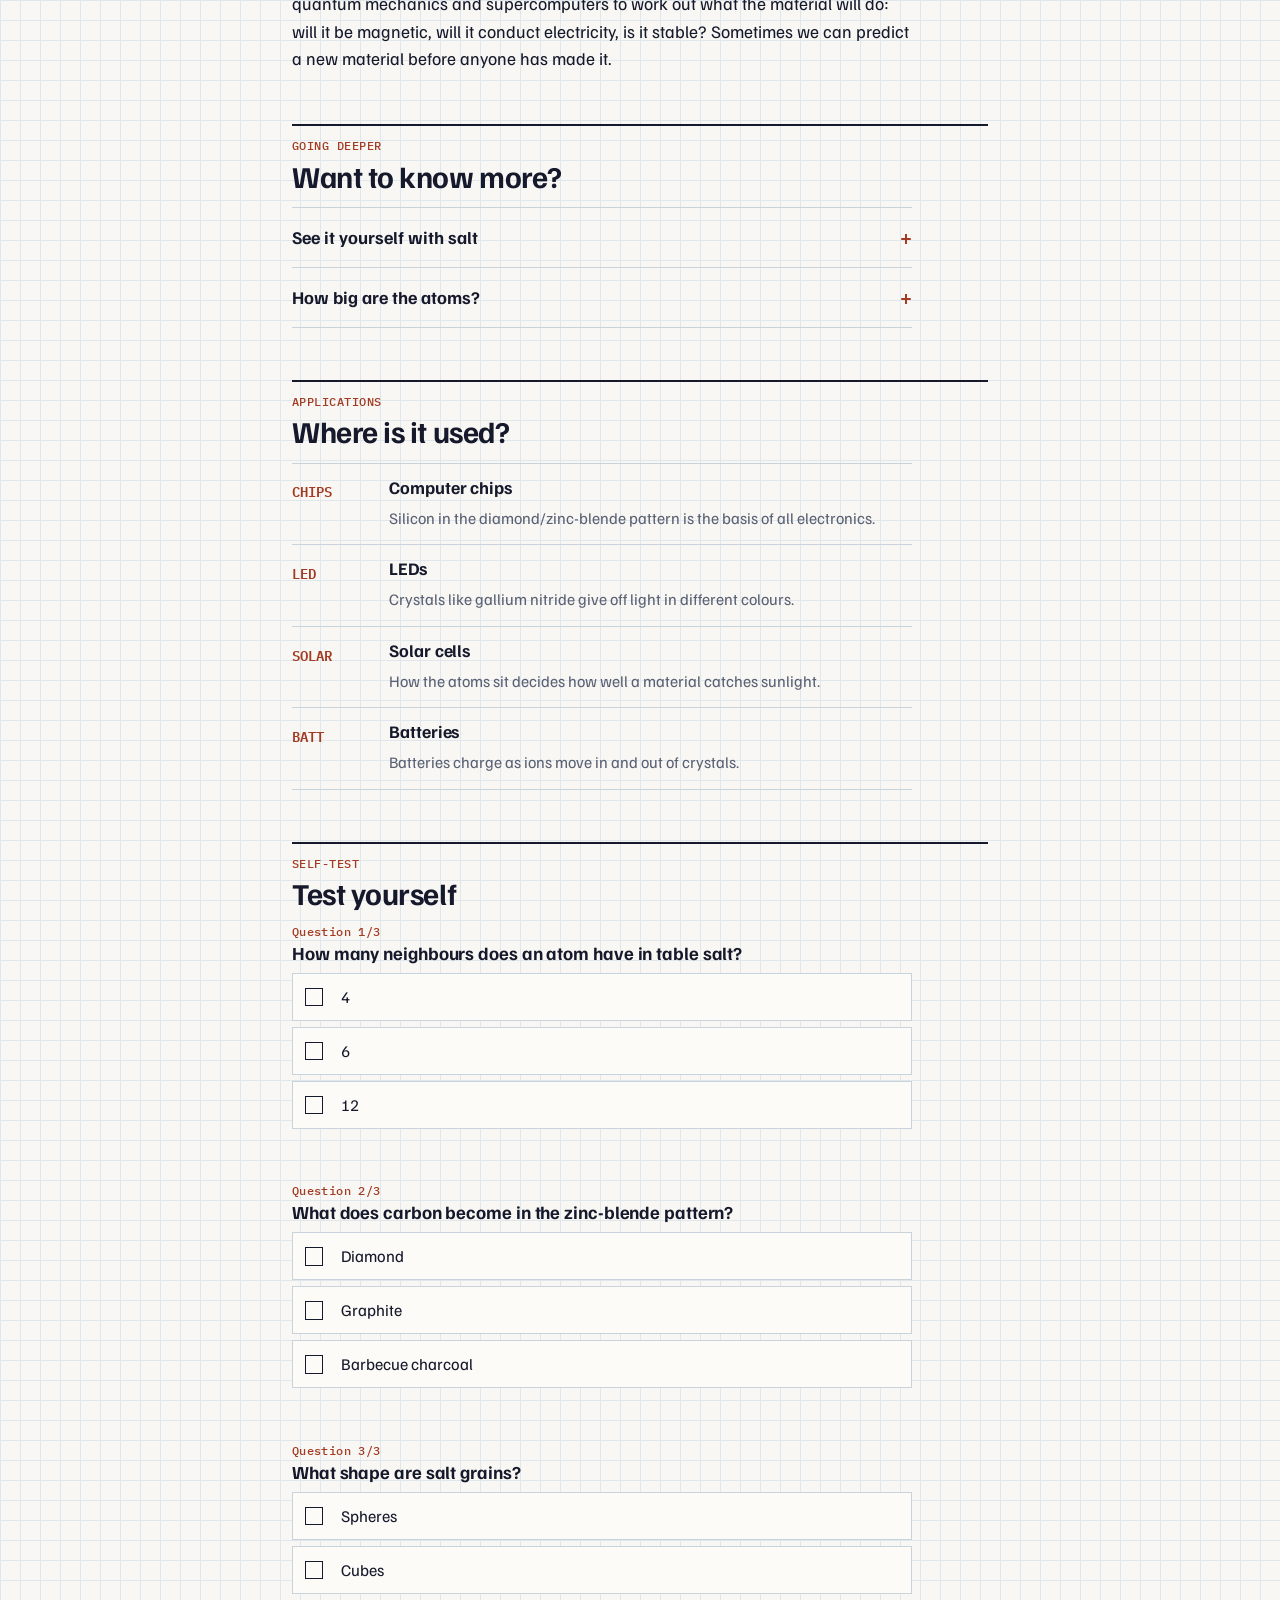
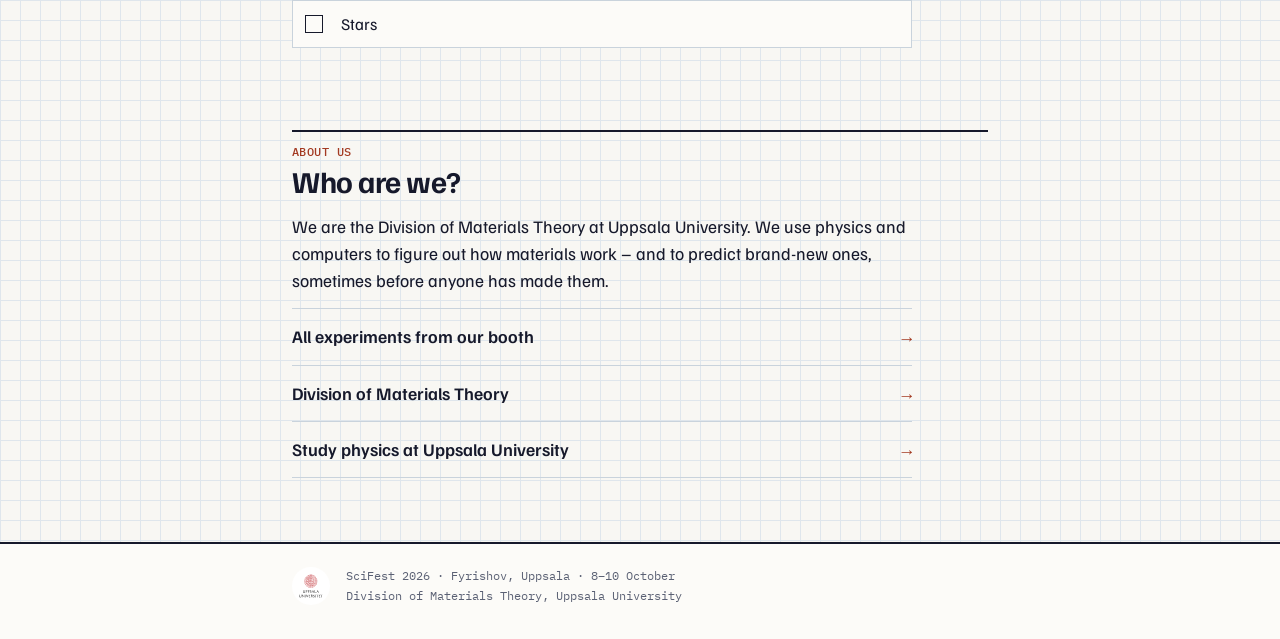
<file: crystal-models.html>
<!doctype html>
<html lang="sv">
<head>
<meta charset="utf-8">
<meta name="viewport" content="width=device-width, initial-scale=1, viewport-fit=cover">
<title>Kristallmodeller · Crystal models</title>
<meta name="description" content="Hur ser salt ut, atom för atom? / What does salt look like, atom by atom? SciFest 2026, Uppsala universitet.">
<meta name="theme-color" content="#F8F7F3" media="(prefers-color-scheme: light)">
<meta name="theme-color" content="#13151C" media="(prefers-color-scheme: dark)">
<link rel="icon" href="assets/uu_logo.svg" type="image/svg+xml">
<link rel="preload" href="assets/fonts/familjen-grotesk-400-700-latin.woff2" as="font" type="font/woff2" crossorigin>
<link rel="preload" href="assets/fonts/ibm-plex-mono-400-latin.woff2" as="font" type="font/woff2" crossorigin>
<link rel="stylesheet" href="assets/site.css">
</head>
<body>
<!--PAGE-START-->
<script>
/* Pick the language before the page paints: saved choice, else the phone's language, else Swedish. */
(function () {
  var r = document.documentElement, l = null;
  try { l = localStorage.getItem('scifest-lang'); } catch (e) {}
  if (l !== 'sv' && l !== 'en') {
    var ls = navigator.languages || [navigator.language || ''];
    l = 'sv';
    for (var i = 0; i < ls.length; i++) {
      if (/^sv/i.test(ls[i])) { l = 'sv'; break; }
      if (/^en/i.test(ls[i])) { l = 'en'; break; }
    }
  }
  r.setAttribute('data-show', l); r.lang = l;
})();
</script>

<div class="page" data-station="3"
     data-title-en="Crystal models · SciFest 2026"
     data-title-sv="Kristallmodeller · SciFest 2026">

  <header class="topbar">
    <div class="wrap">
      <a class="brand" href="./">
        <img src="assets/uu_logo.svg" alt="Uppsala universitet / Uppsala University" width="34" height="34">
        <span>SciFest 2026
          <small lang="sv">Materialteori · Uppsala universitet</small>
          <small lang="en">Materials Theory · Uppsala University</small>
        </span>
      </a>
      <div class="langswitch" role="group" aria-label="Språk / Language">
        <button type="button" class="both" lang="sv" data-set-lang="sv" aria-label="Svenska" aria-pressed="false">SV</button>
        <span class="sep" aria-hidden="true">/</span>
        <button type="button" class="both" lang="en" data-set-lang="en" aria-label="English" aria-pressed="false">EN</button>
      </div>
    </div>
  </header>


  <div class="wrap">
    <div class="entry">
      <p class="meta">
        <span lang="sv"><b>Atomer</b></span><span lang="en"><b>Atoms</b></span>
        <span>NaCl</span>
        <span>ZnS</span>
      </p>
      <h1 class="title">
        <span class="both" lang="sv">Kristallmodeller</span>
        <span class="both" lang="en">Crystal models</span>
      </h1>
      <figure class="fig">
        <div class="print"><video autoplay muted loop playsinline preload="auto" poster="assets/media/crystal-models-poster.jpg" aria-label="En roterande modell av koksaltets kristall. / A rotating model of the salt crystal."><source src="assets/media/crystal-models.mp4" type="video/mp4"></video></div>
        <figcaption>
          <span lang="sv"><b>Fig. 1</b> Animation: koksaltets kristallstruktur (NaCl).</span>
          <span lang="en"><b>Fig. 1</b> Animation: the crystal structure of table salt (NaCl).</span>
        </figcaption>
      </figure>
      <p class="lead">
        <span lang="sv">I en kristall staplas atomerna i ett mönster som upprepas, ungefär som LEGO. <mark>Mönstret avgör vad materialet kan göra.</mark></span>
        <span lang="en">In a crystal, atoms stack in a repeating pattern, a bit like LEGO. <mark>The pattern decides what the material can do.</mark></span>
      </p>
    </div>

    <main>

      <section aria-labelledby="h-saw">
        <div class="sec-head">
          <p class="sec-label"><span lang="sv">Observation</span><span lang="en">Observation</span></p>
          <h2 id="h-saw"><span lang="sv">Vad såg du?</span><span lang="en">What did you see?</span></h2>
        </div>
        <div class="prose">
          <p lang="sv">I vår monter fanns två modeller av kulor och pinnar: kulorna är atomer och pinnarna är bindningarna mellan dem.</p>
          <p lang="en">At our booth there were two ball-and-stick models: the balls are atoms and the sticks are the bonds between them.</p>
        </div>
        <div class="saw">
          <p lang="sv"><b>Röd och vit: koksalt (NaCl).</b> Natrium och klor om vartannat, som ett schackbräde i 3D. Varje atom har 6 grannar.</p>
          <p lang="en"><b>Red and white: table salt (NaCl).</b> Sodium and chlorine take turns, like a 3D chessboard. Every atom has 6 neighbours.</p>
          <p lang="sv"><b>Svart och orange: zinkblände (ZnS).</b> Varje atom sitter i en liten pyramid med 4 grannar av den andra färgen.</p>
          <p lang="en"><b>Black and orange: zinc blende (ZnS).</b> Every atom sits in a little pyramid with 4 neighbours of the other colour.</p>
        </div>
        <figure class="fig">
        <div class="print"><img src="assets/media/crystal-models-photo.jpg" alt="Våra två kristallmodeller. / Our two crystal models." loading="lazy"></div>
        <figcaption>
          <span lang="sv"><b>Fig. 2</b> Våra modeller i montern: zinkblände (svart och orange) och koksalt (rött och vitt).</span>
          <span lang="en"><b>Fig. 2</b> Our models at the booth: zinc blende (black and orange) and table salt (red and white).</span>
        </figcaption>
      </figure>
      </section>

      <section aria-labelledby="h-why">
        <div class="sec-head">
          <p class="sec-label"><span lang="sv">Förklaring</span><span lang="en">Explanation</span></p>
          <h2 id="h-why"><span lang="sv">Varför spelar mönstret roll?</span><span lang="en">Why does the pattern matter?</span></h2>
        </div>
        <div class="prose">
          <p lang="sv">Alla fasta ämnen omkring dig – salt, metaller, chippet i din mobil – är byggda av atomer i ordnade mönster. Den minsta biten som upprepas kallas <strong>enhetscell</strong>.</p>
          <p lang="en">Every solid around you – salt, metals, the chip in your phone – is built from atoms in neat patterns. The smallest piece that repeats is called the <strong>unit cell</strong>.</p>
          <p lang="sv">Samma atomer i olika mönster ger helt olika material. Kol i zinkbländemönstret (med kol på båda platserna) är <strong>diamant</strong>, det hårdaste naturliga materialet. Kol i platta lager är <strong>grafit</strong>, som i blyertspennor – mjukt och strömledande.</p>
          <p lang="en">The same atoms in different patterns make completely different materials. Carbon in the zinc-blende pattern (carbon on both kinds of site) is <strong>diamond</strong>, the hardest natural material. Carbon in flat sheets is <strong>graphite</strong>, like in pencils – soft and conducting.</p>
          <p lang="sv">Byt atomerna i zinkbländemönstret mot kisel så har du materialet i datorchip. Gallium och arsenik ger galliumarsenid, som finns i mobiler.</p>
          <p lang="en">Swap the atoms in the zinc-blende pattern for silicon and you have the material in computer chips. Gallium and arsenic give gallium arsenide, which is inside phones.</p>
        </div>
      </section>

      <section aria-labelledby="h-try">
        <div class="sec-head">
          <p class="sec-label"><span lang="sv">Testa själv</span><span lang="en">Try it</span></p>
          <h2 id="h-try"><span lang="sv">Snurra kristallen</span><span lang="en">Spin the crystal</span></h2>
        </div>
        <div class="lab" data-sim="crystal">
          <canvas width="600" height="380" role="img" aria-label="En 3D-modell av en kristall som går att vrida. / A 3D crystal model you can rotate."></canvas>
          <div class="btn-row"><button type="button" class="btn" data-kind="nacl" aria-pressed="true"><span lang="sv">Koksalt (NaCl)</span><span lang="en">Table salt (NaCl)</span></button><button type="button" class="btn" data-kind="zb" aria-pressed="false"><span lang="sv">Zinkblände (ZnS)</span><span lang="en">Zinc blende (ZnS)</span></button></div>
          <p class="status" data-out="status" aria-live="polite"></p>
          <p class="caption">
            <span lang="sv"><b>Fig. 3</b> Dra för att vrida. Räkna grannarna till en atom i mitten av varje modell.</span>
            <span lang="en"><b>Fig. 3</b> Drag to rotate. Count the neighbours of an atom in the middle of each model.</span>
          </p>
        </div>
      </section>

      <section aria-labelledby="h-res">
        <div class="sec-head">
          <p class="sec-label"><span lang="sv">Vår forskning</span><span lang="en">Our research</span></p>
          <h2 id="h-res"><span lang="sv">Vad har det med oss att göra?</span><span lang="en">What does this have to do with us?</span></h2>
        </div>
        <div class="prose">
          <p lang="sv">Det här är kärnan i vårt arbete. Vi börjar med hur atomerna sitter, och använder kvantmekanik och superdatorer för att räkna ut vad materialet kommer att göra: blir det magnetiskt, leder det ström, är det stabilt? Ibland kan vi förutsäga ett nytt material innan någon har tillverkat det.</p>
          <p lang="en">This is the heart of our work. We start from how the atoms are arranged, and use quantum mechanics and supercomputers to work out what the material will do: will it be magnetic, will it conduct electricity, is it stable? Sometimes we can predict a new material before anyone has made it.</p>
        </div>
      </section>

      <section aria-labelledby="h-more">
        <div class="sec-head">
          <p class="sec-label"><span lang="sv">Fördjupning</span><span lang="en">Going deeper</span></p>
          <h2 id="h-more"><span lang="sv">Vill du veta mer?</span><span lang="en">Want to know more?</span></h2>
        </div>
        <div class="more">
          <details>
            <summary><span><span lang="sv">Se det själv med salt</span><span lang="en">See it yourself with salt</span></span></summary>
            <div class="body">
              <p lang="sv">Titta på koksalt i ett förstoringsglas: kornen är små kuber. Formen kommer direkt från det kubiska mönstret i modellen.</p>
          <p lang="en">Look at table salt through a magnifying glass: the grains are tiny cubes. The shape comes straight from the cubic pattern in the model.</p>
            </div>
          </details>
          <details>
            <summary><span><span lang="sv">Hur stora är atomerna?</span><span lang="en">How big are the atoms?</span></span></summary>
            <div class="body">
              <p lang="sv">De riktiga atomerna är hundratals miljoner gånger mindre än kulorna i modellen. I ett saltkorn finns ungefär en miljard miljarder atomer.</p>
          <p lang="en">The real atoms are hundreds of millions of times smaller than the balls in the model. A single grain of salt holds about a billion billion atoms.</p>
            </div>
          </details>
        </div>
      </section>

      <section aria-labelledby="h-uses">
        <div class="sec-head">
          <p class="sec-label"><span lang="sv">Tillämpningar</span><span lang="en">Applications</span></p>
          <h2 id="h-uses"><span lang="sv">Var används det?</span><span lang="en">Where is it used?</span></h2>
        </div>
        <div class="uses">
          <div class="use">
            <span class="code"><span lang="sv">CHIP</span><span lang="en">CHIPS</span></span>
            <h3><span lang="sv">Datorchip</span><span lang="en">Computer chips</span></h3>
            <p lang="sv">Kisel i diamant- och zinkbländemönstret är grunden för all elektronik.</p>
          <p lang="en">Silicon in the diamond/zinc-blende pattern is the basis of all electronics.</p>
          </div>
          <div class="use">
            <span class="code"><span lang="sv">LED</span><span lang="en">LED</span></span>
            <h3><span lang="sv">Lysdioder</span><span lang="en">LEDs</span></h3>
            <p lang="sv">Kristaller som galliumnitrid avger ljus i olika färger.</p>
          <p lang="en">Crystals like gallium nitride give off light in different colours.</p>
          </div>
          <div class="use">
            <span class="code"><span lang="sv">SOL</span><span lang="en">SOLAR</span></span>
            <h3><span lang="sv">Solceller</span><span lang="en">Solar cells</span></h3>
            <p lang="sv">Hur atomerna sitter avgör hur bra materialet fångar solljus.</p>
          <p lang="en">How the atoms sit decides how well a material catches sunlight.</p>
          </div>
          <div class="use">
            <span class="code"><span lang="sv">BATT</span><span lang="en">BATT</span></span>
            <h3><span lang="sv">Batterier</span><span lang="en">Batteries</span></h3>
            <p lang="sv">Batterier laddas när joner flyttar in i och ut ur kristaller.</p>
          <p lang="en">Batteries charge as ions move in and out of crystals.</p>
          </div>
        </div>
      </section>

      <section aria-labelledby="h-quiz">
        <div class="sec-head">
          <p class="sec-label"><span lang="sv">Självtest</span><span lang="en">Self-test</span></p>
          <h2 id="h-quiz"><span lang="sv">Testa dig själv</span><span lang="en">Test yourself</span></h2>
        </div>
        <div class="quiz">
          <div class="q">
            <h3><span class="num"><span lang="sv">Fråga 1/3</span><span lang="en">Question 1/3</span></span>
              <span><span lang="sv">Hur många grannar har en atom i koksalt?</span><span lang="en">How many neighbours does an atom have in table salt?</span></span></h3>
            <div class="options">
              <button type="button"><span><span lang="sv">4</span><span lang="en">4</span></span></button>
              <button type="button" data-correct><span><span lang="sv">6</span><span lang="en">6</span></span></button>
              <button type="button"><span><span lang="sv">12</span><span lang="en">12</span></span></button>
            </div>
            <p class="feedback" aria-live="polite"></p>
            <div class="fb-right" hidden><span lang="sv">Rätt! Upp, ner, fram, bak, höger och vänster.</span><span lang="en">Right! Up, down, front, back, left and right.</span></div>
            <div class="fb-wrong" hidden><span lang="sv">Inte riktigt – försök igen.</span><span lang="en">Not quite – try again.</span></div>
          </div>
          <div class="q">
            <h3><span class="num"><span lang="sv">Fråga 2/3</span><span lang="en">Question 2/3</span></span>
              <span><span lang="sv">Vad blir kol i zinkbländemönstret?</span><span lang="en">What does carbon become in the zinc-blende pattern?</span></span></h3>
            <div class="options">
              <button type="button" data-correct><span><span lang="sv">Diamant</span><span lang="en">Diamond</span></span></button>
              <button type="button"><span><span lang="sv">Grafit</span><span lang="en">Graphite</span></span></button>
              <button type="button"><span><span lang="sv">Kol till grillen</span><span lang="en">Barbecue charcoal</span></span></button>
            </div>
            <p class="feedback" aria-live="polite"></p>
            <div class="fb-right" hidden><span lang="sv">Rätt! Samma atomer, annat mönster – helt annat material.</span><span lang="en">Right! Same atoms, different pattern – completely different material.</span></div>
            <div class="fb-wrong" hidden><span lang="sv">Inte riktigt – försök igen.</span><span lang="en">Not quite – try again.</span></div>
          </div>
          <div class="q">
            <h3><span class="num"><span lang="sv">Fråga 3/3</span><span lang="en">Question 3/3</span></span>
              <span><span lang="sv">Vilken form har saltkorn?</span><span lang="en">What shape are salt grains?</span></span></h3>
            <div class="options">
              <button type="button"><span><span lang="sv">Klot</span><span lang="en">Spheres</span></span></button>
              <button type="button" data-correct><span><span lang="sv">Kuber</span><span lang="en">Cubes</span></span></button>
              <button type="button"><span><span lang="sv">Stjärnor</span><span lang="en">Stars</span></span></button>
            </div>
            <p class="feedback" aria-live="polite"></p>
            <div class="fb-right" hidden><span lang="sv">Rätt! Formen kommer från det kubiska atommönstret.</span><span lang="en">Right! The shape comes from the cubic atom pattern.</span></div>
            <div class="fb-wrong" hidden><span lang="sv">Inte riktigt – försök igen.</span><span lang="en">Not quite – try again.</span></div>
          </div>
        </div>
      </section>

      <!-- About us -->
      <section aria-labelledby="h-us">
        <div class="sec-head">
          <p class="sec-label"><span lang="sv">Om oss</span><span lang="en">About us</span></p>
          <h2 id="h-us"><span lang="sv">Vilka är vi?</span><span lang="en">Who are we?</span></h2>
        </div>
        <div class="prose">
          <p lang="sv">Vi är avdelningen för materialteori vid Uppsala universitet. Vi använder fysik och datorer för att förstå hur material fungerar – och för att förutsäga helt nya material, ibland innan någon har tillverkat dem.</p>
          <p lang="en">We are the Division of Materials Theory at Uppsala University. We use physics and computers to figure out how materials work – and to predict brand-new ones, sometimes before anyone has made them.</p>
        </div>
        <nav class="links" aria-label="Länkar / Links">
          <a href="./" lang="sv">Alla försök från vår monter</a>
          <a href="./" lang="en">All experiments from our booth</a>
          <a href="https://www.uu.se/institution/fysik-och-astronomi/forskning/materialteori" lang="sv">Avdelningen för materialteori</a>
          <a href="https://www.uu.se/en/department/physics-and-astronomy/research/materials-theory" lang="en">Division of Materials Theory</a>
          <a href="https://www.uu.se/institution/fysik-och-astronomi/utbildning" lang="sv">Studera fysik vid Uppsala universitet</a>
          <a href="https://www.uu.se/en/department/physics-and-astronomy/education" lang="en">Study physics at Uppsala University</a>
        </nav>
      </section>
    </main>
  </div>

  <footer>
    <div class="wrap">
      <img src="assets/uu_logo.svg" alt="" width="38" height="38">
      <div>
        <div lang="sv">SciFest 2026 · Fyrishov, Uppsala · 8–10 oktober</div>
        <div lang="en">SciFest 2026 · Fyrishov, Uppsala · 8–10 October</div>
        <div lang="sv">Avdelningen för materialteori, Uppsala universitet</div>
        <div lang="en">Division of Materials Theory, Uppsala University</div>
      </div>
    </div>
  </footer>
</div>

<script src="assets/site.js"></script>
<script src="assets/sims2.js"></script>
<!--PAGE-END-->
</body>
</html>
</file>
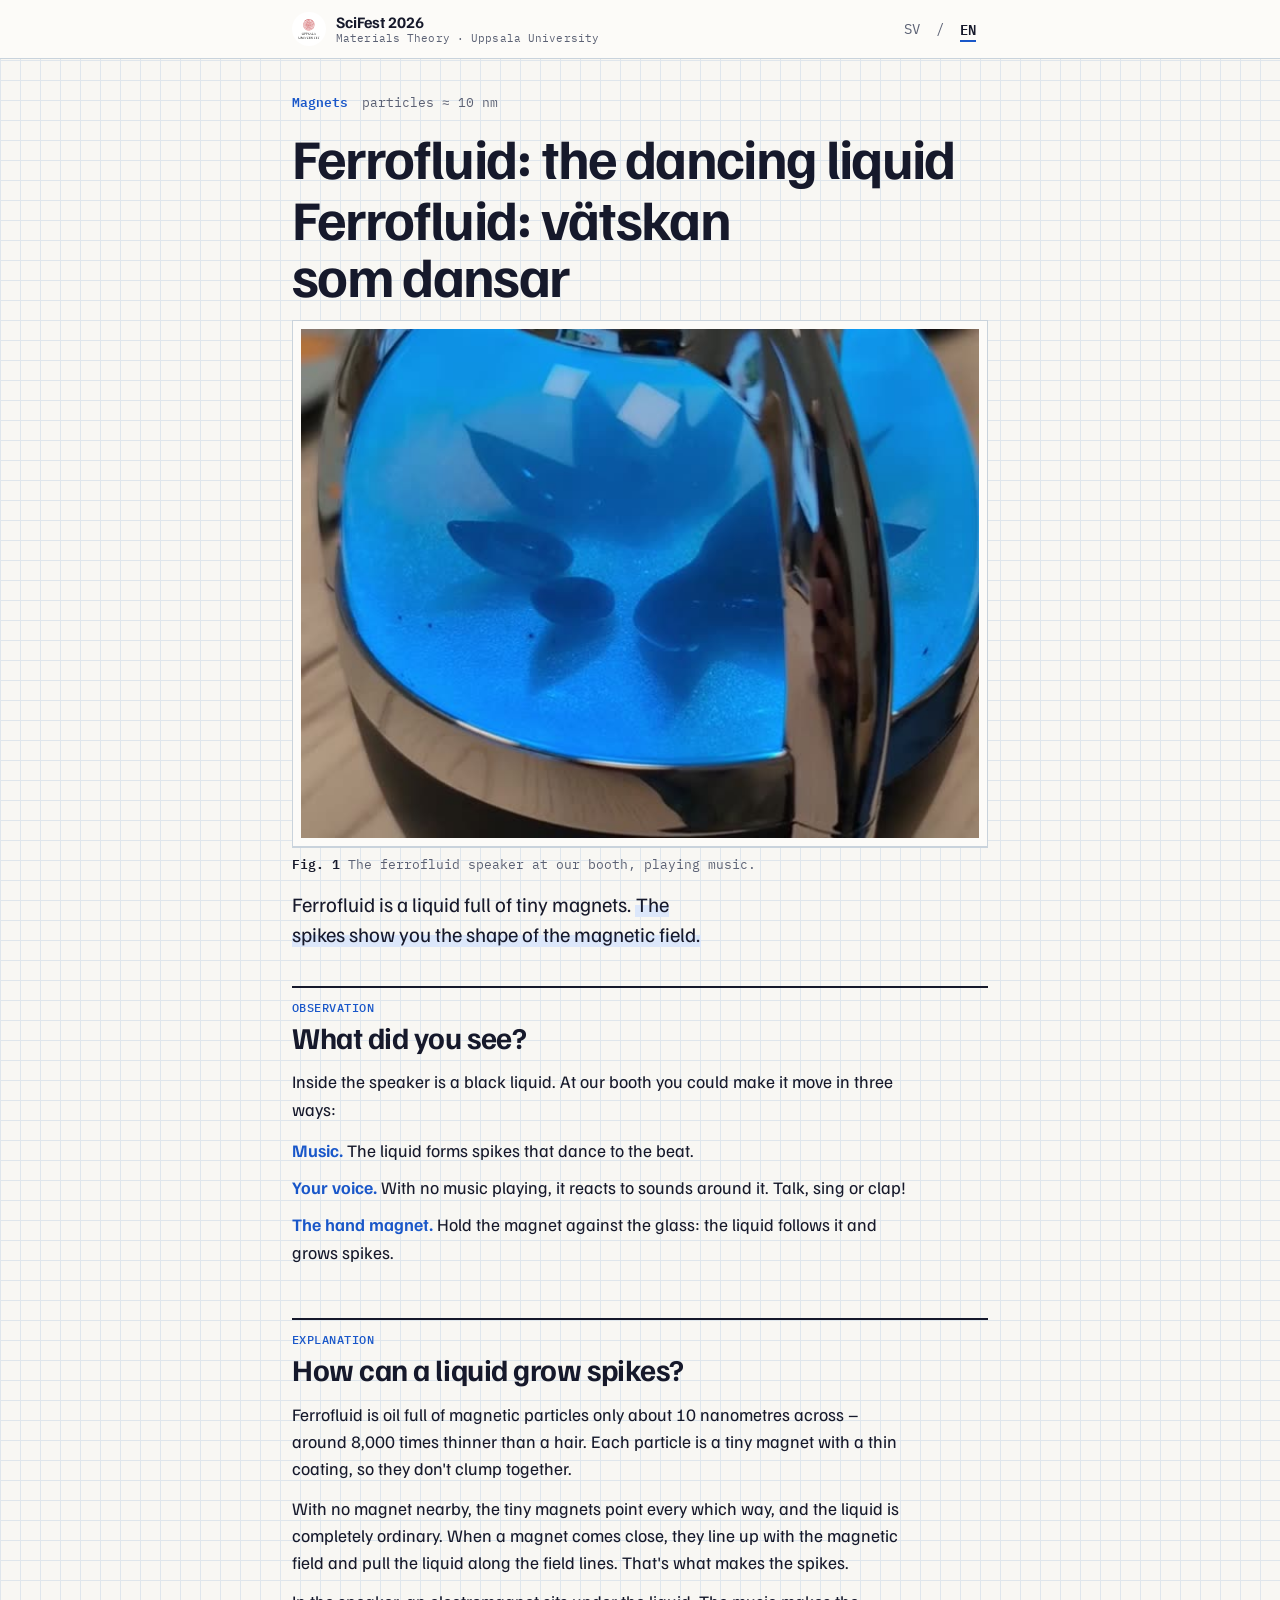
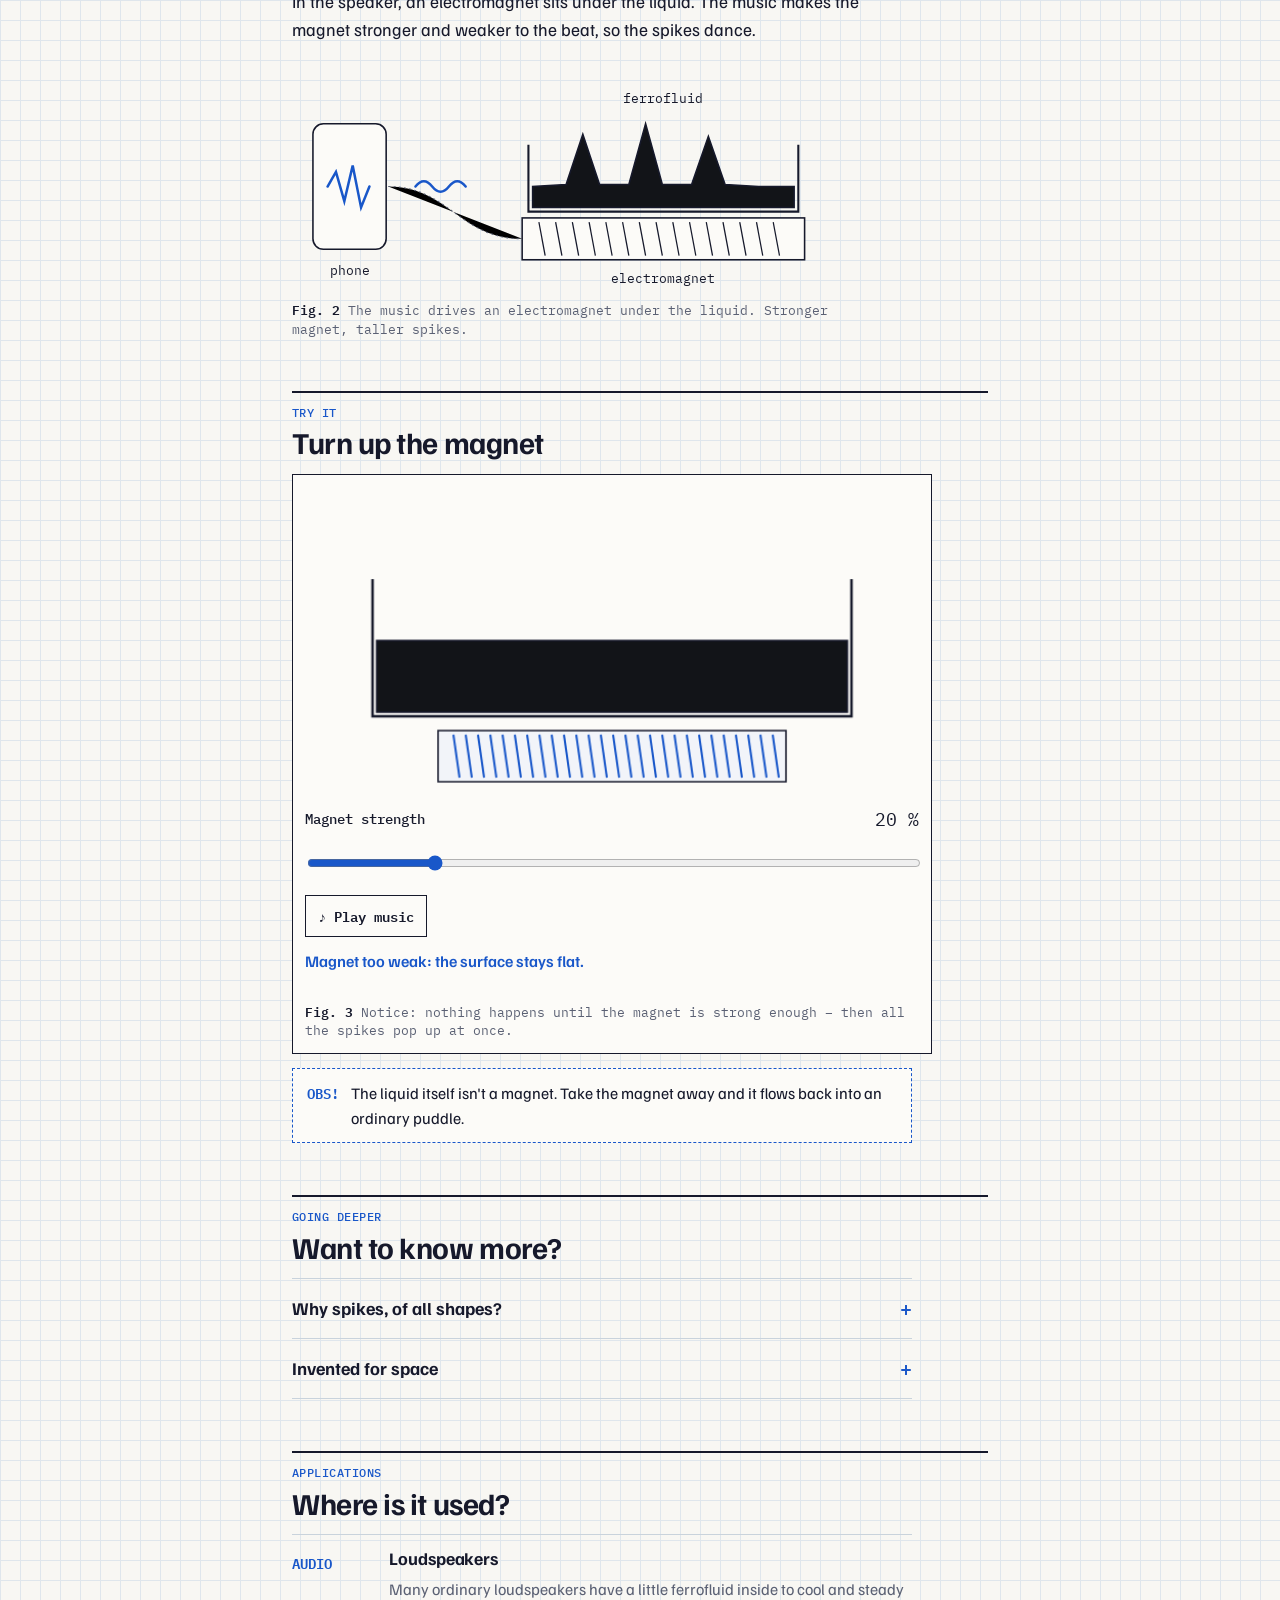
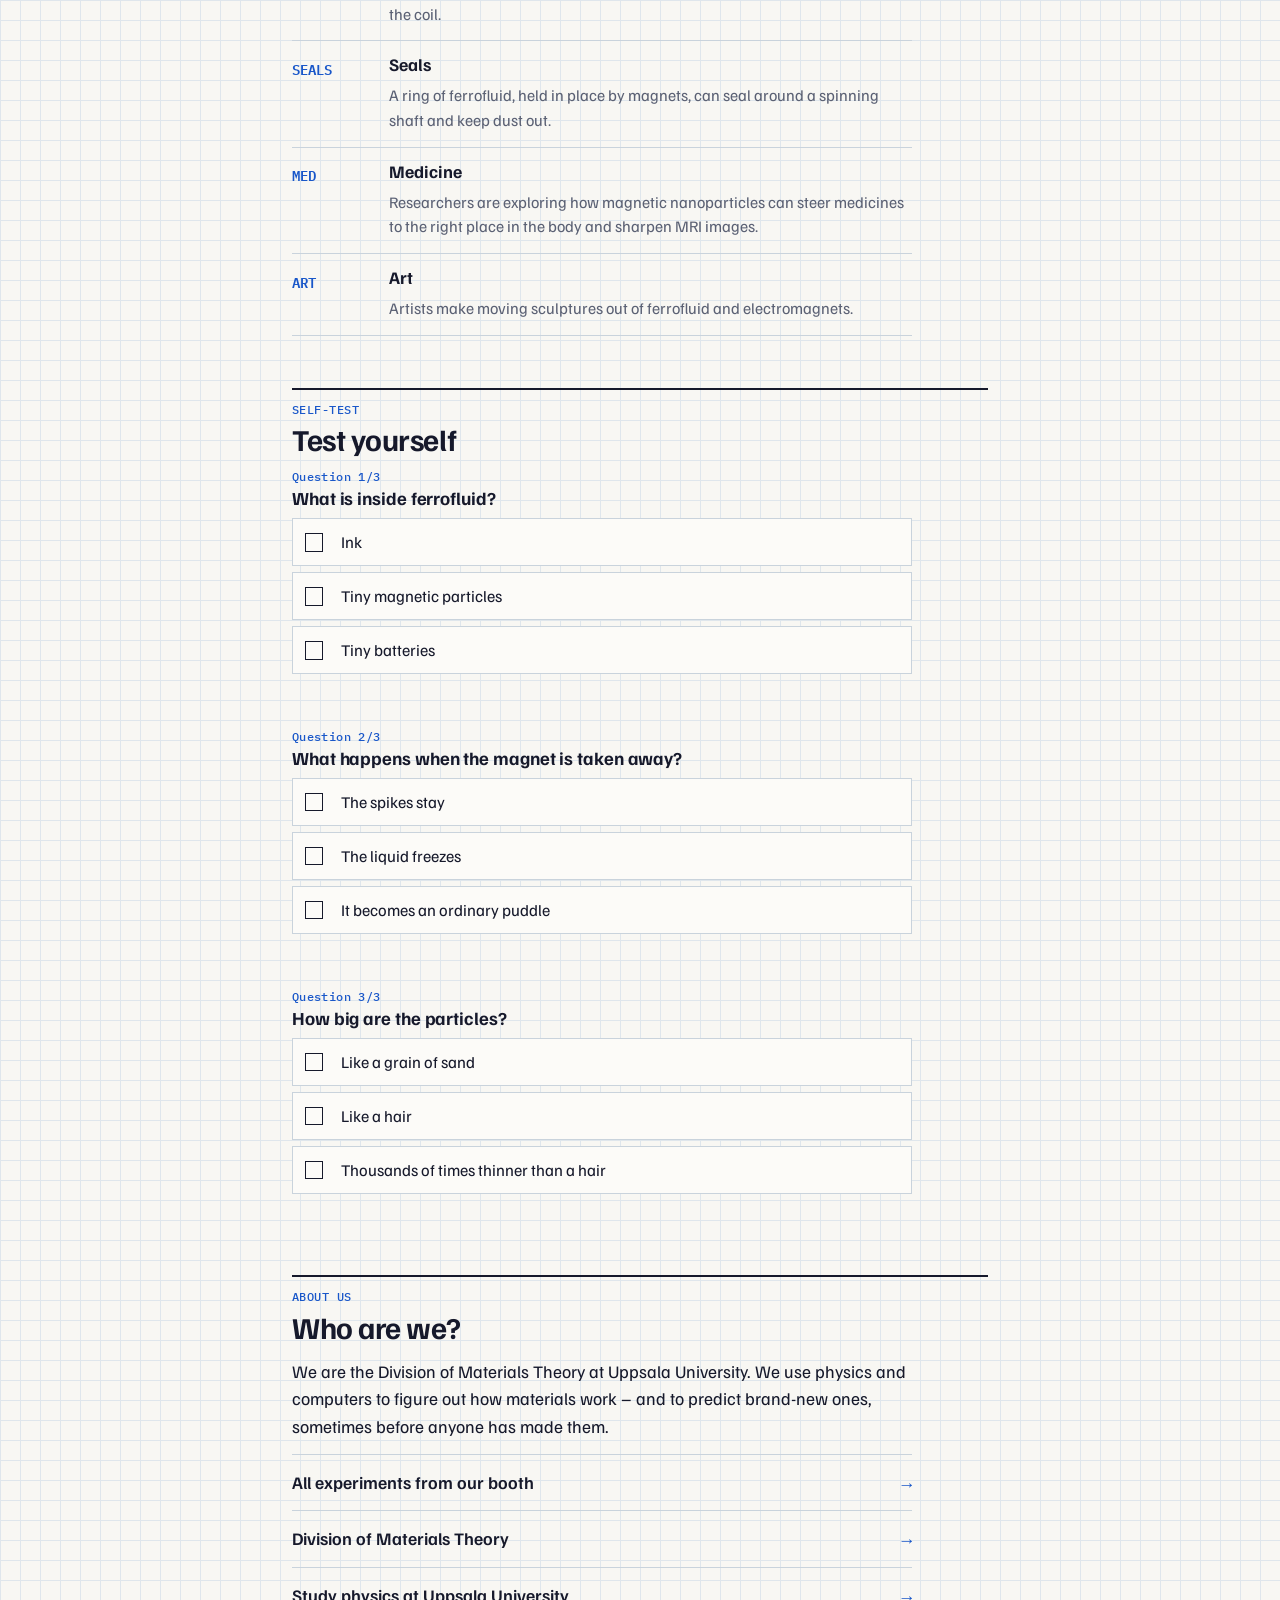
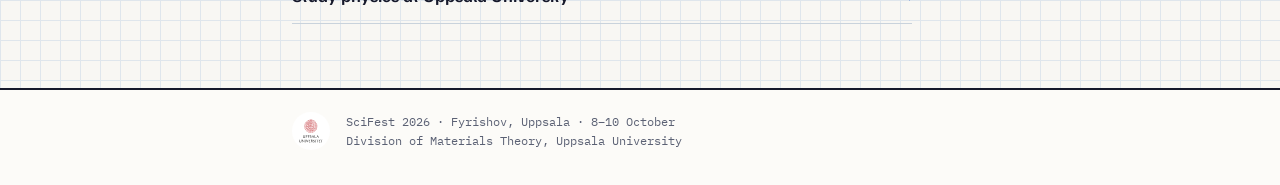
<file: ferrofluid.html>
<!doctype html>
<html lang="sv">
<head>
<meta charset="utf-8">
<meta name="viewport" content="width=device-width, initial-scale=1, viewport-fit=cover">
<title>Ferrofluid: vätskan som dansar · Ferrofluid: the dancing liquid</title>
<meta name="description" content="Kan en vätska dansa till musik? / Can a liquid dance to music? SciFest 2026, Uppsala universitet.">
<meta name="theme-color" content="#F8F7F3" media="(prefers-color-scheme: light)">
<meta name="theme-color" content="#13151C" media="(prefers-color-scheme: dark)">
<link rel="icon" href="assets/uu_logo.svg" type="image/svg+xml">
<link rel="preload" href="assets/fonts/familjen-grotesk-400-700-latin.woff2" as="font" type="font/woff2" crossorigin>
<link rel="preload" href="assets/fonts/ibm-plex-mono-400-latin.woff2" as="font" type="font/woff2" crossorigin>
<link rel="stylesheet" href="assets/site.css">
</head>
<body>
<!--PAGE-START-->
<script>
/* Pick the language before the page paints: saved choice, else the phone's language, else Swedish. */
(function () {
  var r = document.documentElement, l = null;
  try { l = localStorage.getItem('scifest-lang'); } catch (e) {}
  if (l !== 'sv' && l !== 'en') {
    var ls = navigator.languages || [navigator.language || ''];
    l = 'sv';
    for (var i = 0; i < ls.length; i++) {
      if (/^sv/i.test(ls[i])) { l = 'sv'; break; }
      if (/^en/i.test(ls[i])) { l = 'en'; break; }
    }
  }
  r.setAttribute('data-show', l); r.lang = l;
})();
</script>

<div class="page" data-station="2"
     data-title-en="Ferrofluid: the dancing liquid · SciFest 2026"
     data-title-sv="Ferrofluid: vätskan som dansar · SciFest 2026">

  <header class="topbar">
    <div class="wrap">
      <a class="brand" href="./">
        <img src="assets/uu_logo.svg" alt="Uppsala universitet / Uppsala University" width="34" height="34">
        <span>SciFest 2026
          <small lang="sv">Materialteori · Uppsala universitet</small>
          <small lang="en">Materials Theory · Uppsala University</small>
        </span>
      </a>
      <div class="langswitch" role="group" aria-label="Språk / Language">
        <button type="button" class="both" lang="sv" data-set-lang="sv" aria-label="Svenska" aria-pressed="false">SV</button>
        <span class="sep" aria-hidden="true">/</span>
        <button type="button" class="both" lang="en" data-set-lang="en" aria-label="English" aria-pressed="false">EN</button>
      </div>
    </div>
  </header>

  <div class="wrap">
    <div class="entry">
      <p class="meta">
        <span lang="sv"><b>Magneter</b></span><span lang="en"><b>Magnets</b></span>
        <span lang="sv">partiklar ≈ 10 nm</span><span lang="en">particles ≈ 10 nm</span>
      </p>
      <h1 class="title">
        <span class="both" lang="sv">Ferrofluid: vätskan som dansar</span>
        <span class="both" lang="en">Ferrofluid: the dancing liquid</span>
      </h1>
      <figure class="fig">
        <div class="print">
          <video autoplay muted loop playsinline preload="auto" poster="assets/media/ferrofluid-poster.jpg"
                 aria-label="Svart ferrofluid i en glaskupa bildar taggar i takt med musik. / Black ferrofluid in a glass dome forms spikes to the beat of music.">
            <source src="assets/media/ferrofluid.mp4" type="video/mp4">
          </video>
        </div>
        <figcaption>
          <span lang="sv"><b>Fig. 1</b> Ferrofluidhögtalaren i vår monter, med musik.</span>
          <span lang="en"><b>Fig. 1</b> The ferrofluid speaker at our booth, playing music.</span>
        </figcaption>
      </figure>
      <p class="lead">
        <span lang="sv">Ferrofluid är en vätska full av pyttesmå magneter. <mark>Taggarna visar magnetfältets form.</mark></span>
        <span lang="en">Ferrofluid is a liquid full of tiny magnets. <mark>The spikes show you the shape of the magnetic field.</mark></span>
      </p>
    </div>

    <main>
      <!-- Observation -->
      <section aria-labelledby="h-saw">
        <div class="sec-head">
          <p class="sec-label"><span lang="sv">Observation</span><span lang="en">Observation</span></p>
          <h2 id="h-saw"><span lang="sv">Vad såg du?</span><span lang="en">What did you see?</span></h2>
        </div>
        <div class="prose">
          <p lang="sv">Inuti högtalaren finns en svart vätska. I vår monter kunde du få den att röra sig på tre sätt:</p>
          <p lang="en">Inside the speaker is a black liquid. At our booth you could make it move in three ways:</p>
        </div>
        <div class="saw">
          <p lang="sv"><b>Musik.</b> Vätskan bildar taggar som dansar i takt med musiken.</p>
          <p lang="en"><b>Music.</b> The liquid forms spikes that dance to the beat.</p>
          <p lang="sv"><b>Din röst.</b> Utan musik reagerar den på ljud omkring sig. Prata, sjung eller klappa!</p>
          <p lang="en"><b>Your voice.</b> With no music playing, it reacts to sounds around it. Talk, sing or clap!</p>
          <p lang="sv"><b>Handmagneten.</b> Håll magneten mot glaset: vätskan följer efter och växer taggar.</p>
          <p lang="en"><b>The hand magnet.</b> Hold the magnet against the glass: the liquid follows it and grows spikes.</p>
        </div>
      </section>

      <!-- Explanation -->
      <section aria-labelledby="h-why">
        <div class="sec-head">
          <p class="sec-label"><span lang="sv">Förklaring</span><span lang="en">Explanation</span></p>
          <h2 id="h-why"><span lang="sv">Hur kan en vätska få taggar?</span><span lang="en">How can a liquid grow spikes?</span></h2>
        </div>
        <div class="prose">
          <p lang="sv">Ferrofluid är olja full av magnetiska partiklar som bara är ungefär 10 nanometer stora – omkring 8 000 gånger tunnare än ett hårstrå. Varje partikel är en liten magnet med ett tunt hölje, så att de inte klumpar ihop sig.</p>
          <p lang="en">Ferrofluid is oil full of magnetic particles only about 10 nanometres across – around 8,000 times thinner than a hair. Each particle is a tiny magnet with a thin coating, so they don't clump together.</p>
          <p lang="sv">Utan magnet pekar de små magneterna åt alla håll, och vätskan är helt vanlig. Kommer en magnet nära ställer de sig i linje med magnetfältet och drar vätskan längs fältlinjerna. Då bildas taggarna.</p>
          <p lang="en">With no magnet nearby, the tiny magnets point every which way, and the liquid is completely ordinary. When a magnet comes close, they line up with the magnetic field and pull the liquid along the field lines. That's what makes the spikes.</p>
          <p lang="sv">I högtalaren sitter en elektromagnet under vätskan. Musiken gör magneten starkare och svagare i takt, så taggarna dansar.</p>
          <p lang="en">In the speaker, an electromagnet sits under the liquid. The music makes the magnet stronger and weaker to the beat, so the spikes dance.</p>
        </div>
        <figure class="sketch" style="max-width:34rem">
          <svg viewBox="0 0 520 220" role="img" aria-labelledby="sp-sv sp-en">
            <title id="sp-sv" lang="sv">Mobilen skickar musik till en elektromagnet under vätskan, som bildar taggar.</title>
            <title id="sp-en" lang="en">The phone sends music to an electromagnet under the liquid, which forms spikes.</title>
            <rect class="magnet" x="20" y="60" width="70" height="120" rx="10"/>
            <path class="fl" d="M34,120 l8,-14 l8,28 l8,-34 l8,40 l8,-20" />
            <path class="lead-line" d="M92,120 C150,120 160,170 220,170"/>
            <path class="fl" d="M118,120 q8,-10 16,0 t16,0 t16,0" />
            <rect class="magnet" x="220" y="150" width="270" height="40"/>
            <g class="tick"><line x1="236" y1="154" x2="242" y2="186"/><line x1="252" y1="154" x2="258" y2="186"/><line x1="268" y1="154" x2="274" y2="186"/>
              <line x1="284" y1="154" x2="290" y2="186"/><line x1="300" y1="154" x2="306" y2="186"/><line x1="316" y1="154" x2="322" y2="186"/>
              <line x1="332" y1="154" x2="338" y2="186"/><line x1="348" y1="154" x2="354" y2="186"/><line x1="364" y1="154" x2="370" y2="186"/>
              <line x1="380" y1="154" x2="386" y2="186"/><line x1="396" y1="154" x2="402" y2="186"/><line x1="412" y1="154" x2="418" y2="186"/>
              <line x1="428" y1="154" x2="434" y2="186"/><line x1="444" y1="154" x2="450" y2="186"/><line x1="460" y1="154" x2="466" y2="186"/></g>
            <path d="M230,140 L230,120 L262,118 L278,70 L294,118 L322,118 L338,60 L354,118 L382,118 L398,72 L414,118 L446,120 L480,120 L480,140 Z" class="fluid"/>
            <path d="M226,80 L226,144 L484,144 L484,80" fill="none" stroke="currentColor" class="tick" style="stroke-width:2"/>
            <text class="svg-label" x="55" y="205" text-anchor="middle" lang="sv">mobil</text>
            <text class="svg-label" x="55" y="205" text-anchor="middle" lang="en">phone</text>
            <text class="svg-label" x="355" y="212" text-anchor="middle" lang="sv">elektromagnet</text>
            <text class="svg-label" x="355" y="212" text-anchor="middle" lang="en">electromagnet</text>
            <text class="svg-label" x="355" y="40" text-anchor="middle" lang="sv">ferrofluid</text>
            <text class="svg-label" x="355" y="40" text-anchor="middle" lang="en">ferrofluid</text>
          </svg>
          <figcaption class="caption">
            <span lang="sv"><b>Fig. 2</b> Musiken styr en elektromagnet under vätskan. Starkare magnet, högre taggar.</span>
            <span lang="en"><b>Fig. 2</b> The music drives an electromagnet under the liquid. Stronger magnet, taller spikes.</span>
          </figcaption>
        </figure>
      </section>

      <!-- Try it -->
      <section aria-labelledby="h-try">
        <div class="sec-head">
          <p class="sec-label"><span lang="sv">Testa själv</span><span lang="en">Try it</span></p>
          <h2 id="h-try"><span lang="sv">Skruva upp magneten</span><span lang="en">Turn up the magnet</span></h2>
        </div>
        <div class="lab" data-sim="ferro">
          <canvas width="600" height="300" role="img" aria-label="Ferrofluid sedd från sidan. Taggarna växer när magneten blir starkare. / Ferrofluid seen from the side. The spikes grow as the magnet gets stronger."></canvas>
          <div class="controls-row">
            <label for="mag"><span lang="sv">Magnetens styrka</span><span lang="en">Magnet strength</span></label>
            <span class="mono" data-out="B"></span>
            <input id="mag" type="range" min="0" max="100" step="1" value="20">
          </div>
          <div><button type="button" class="btn" data-music aria-pressed="false"><span lang="sv">♪ Spela musik</span><span lang="en">♪ Play music</span></button></div>
          <p class="status" data-out="status" aria-live="polite"></p>
          <p class="caption">
            <span lang="sv"><b>Fig. 3</b> Märker du? Ingenting händer förrän magneten är tillräckligt stark – sedan dyker alla taggar upp på en gång.</span>
            <span lang="en"><b>Fig. 3</b> Notice: nothing happens until the magnet is strong enough – then all the spikes pop up at once.</span>
          </p>
        </div>
        <aside class="obs">
          <span class="tag">OBS!</span>
          <p lang="sv">Vätskan är ingen magnet. Ta bort magneten så flyter den ut till en vanlig pöl igen.</p>
          <p lang="en">The liquid itself isn't a magnet. Take the magnet away and it flows back into an ordinary puddle.</p>
        </aside>
      </section>

      <!-- Going deeper -->
      <section aria-labelledby="h-more">
        <div class="sec-head">
          <p class="sec-label"><span lang="sv">Fördjupning</span><span lang="en">Going deeper</span></p>
          <h2 id="h-more"><span lang="sv">Vill du veta mer?</span><span lang="en">Want to know more?</span></h2>
        </div>
        <div class="more">
          <details>
            <summary><span><span lang="sv">Varför just taggar?</span><span lang="en">Why spikes, of all shapes?</span></span></summary>
            <div class="body">
              <p lang="sv">Två krafter tävlar. Magnetfältet vill dra upp vätskan längs fältlinjerna. Tyngdkraften och ytspänningen vill hålla ytan platt. När magneten är svag vinner den platta ytan. Över en viss styrka vinner magneten plötsligt, och ytan bildar taggar i ett jämnt mönster.</p>
              <p lang="en">Two forces compete. The magnetic field wants to pull the liquid up along the field lines. Gravity and surface tension want to keep the surface flat. When the magnet is weak, the flat surface wins. Above a certain strength the magnet suddenly wins, and the surface forms spikes in a regular pattern.</p>
            </div>
          </details>
          <details>
            <summary><span><span lang="sv">Uppfunnen för rymden</span><span lang="en">Invented for space</span></span></summary>
            <div class="body">
              <p lang="sv">Ferrofluid uppfanns vid NASA på 1960-talet. Tanken var att styra raketbränsle med magneter i tyngdlöshet, där vätskor annars flyter omkring hur som helst.</p>
              <p lang="en">Ferrofluid was invented at NASA in the 1960s. The idea was to steer rocket fuel with magnets in weightlessness, where liquids otherwise float around anywhere.</p>
            </div>
          </details>
        </div>
      </section>

      <!-- Applications -->
      <section aria-labelledby="h-uses">
        <div class="sec-head">
          <p class="sec-label"><span lang="sv">Tillämpningar</span><span lang="en">Applications</span></p>
          <h2 id="h-uses"><span lang="sv">Var används det?</span><span lang="en">Where is it used?</span></h2>
        </div>
        <div class="uses">
          <div class="use">
            <span class="code"><span lang="sv">LJUD</span><span lang="en">AUDIO</span></span>
            <h3><span lang="sv">Högtalare</span><span lang="en">Loudspeakers</span></h3>
            <p lang="sv">Många vanliga högtalare har lite ferrofluid inuti som kyler och dämpar spolen.</p>
            <p lang="en">Many ordinary loudspeakers have a little ferrofluid inside to cool and steady the coil.</p>
          </div>
          <div class="use">
            <span class="code"><span lang="sv">TÄTNING</span><span lang="en">SEALS</span></span>
            <h3><span lang="sv">Tätningar</span><span lang="en">Seals</span></h3>
            <p lang="sv">En ring av ferrofluid, hållen på plats av magneter, kan täta runt en snurrande axel och hålla damm ute.</p>
            <p lang="en">A ring of ferrofluid, held in place by magnets, can seal around a spinning shaft and keep dust out.</p>
          </div>
          <div class="use">
            <span class="code">MED</span>
            <h3><span lang="sv">Medicin</span><span lang="en">Medicine</span></h3>
            <p lang="sv">Forskare undersöker hur magnetiska nanopartiklar kan styra mediciner rätt i kroppen och ge skarpare bilder i magnetkameror.</p>
            <p lang="en">Researchers are exploring how magnetic nanoparticles can steer medicines to the right place in the body and sharpen MRI images.</p>
          </div>
          <div class="use">
            <span class="code"><span lang="sv">KONST</span><span lang="en">ART</span></span>
            <h3><span lang="sv">Konst</span><span lang="en">Art</span></h3>
            <p lang="sv">Konstnärer gör rörliga skulpturer av ferrofluid och elektromagneter.</p>
            <p lang="en">Artists make moving sculptures out of ferrofluid and electromagnets.</p>
          </div>
        </div>
      </section>

      <!-- Self-test -->
      <section aria-labelledby="h-quiz">
        <div class="sec-head">
          <p class="sec-label"><span lang="sv">Självtest</span><span lang="en">Self-test</span></p>
          <h2 id="h-quiz"><span lang="sv">Testa dig själv</span><span lang="en">Test yourself</span></h2>
        </div>
        <div class="quiz">
          <div class="q">
            <h3><span class="num"><span lang="sv">Fråga 1/3</span><span lang="en">Question 1/3</span></span>
              <span><span lang="sv">Vad finns i ferrofluid?</span><span lang="en">What is inside ferrofluid?</span></span></h3>
            <div class="options">
              <button type="button"><span><span lang="sv">Bläck</span><span lang="en">Ink</span></span></button>
              <button type="button" data-correct><span><span lang="sv">Pyttesmå magnetiska partiklar</span><span lang="en">Tiny magnetic particles</span></span></button>
              <button type="button"><span><span lang="sv">Små batterier</span><span lang="en">Tiny batteries</span></span></button>
            </div>
            <p class="feedback" aria-live="polite"></p>
            <div class="fb-right" hidden><span lang="sv">Rätt! Varje partikel är en liten magnet.</span><span lang="en">Right! Each particle is a tiny magnet.</span></div>
            <div class="fb-wrong" hidden><span lang="sv">Inte riktigt – försök igen.</span><span lang="en">Not quite – try again.</span></div>
          </div>
          <div class="q">
            <h3><span class="num"><span lang="sv">Fråga 2/3</span><span lang="en">Question 2/3</span></span>
              <span><span lang="sv">Vad händer när magneten tas bort?</span><span lang="en">What happens when the magnet is taken away?</span></span></h3>
            <div class="options">
              <button type="button"><span><span lang="sv">Taggarna stannar kvar</span><span lang="en">The spikes stay</span></span></button>
              <button type="button"><span><span lang="sv">Vätskan fryser</span><span lang="en">The liquid freezes</span></span></button>
              <button type="button" data-correct><span><span lang="sv">Den blir en vanlig pöl igen</span><span lang="en">It becomes an ordinary puddle</span></span></button>
            </div>
            <p class="feedback" aria-live="polite"></p>
            <div class="fb-right" hidden><span lang="sv">Rätt! Utan magnet pekar partiklarna åt alla håll.</span><span lang="en">Right! Without a magnet, the particles point every which way.</span></div>
            <div class="fb-wrong" hidden><span lang="sv">Inte riktigt – försök igen.</span><span lang="en">Not quite – try again.</span></div>
          </div>
          <div class="q">
            <h3><span class="num"><span lang="sv">Fråga 3/3</span><span lang="en">Question 3/3</span></span>
              <span><span lang="sv">Hur stora är partiklarna?</span><span lang="en">How big are the particles?</span></span></h3>
            <div class="options">
              <button type="button"><span><span lang="sv">Som ett sandkorn</span><span lang="en">Like a grain of sand</span></span></button>
              <button type="button"><span><span lang="sv">Som ett hårstrå</span><span lang="en">Like a hair</span></span></button>
              <button type="button" data-correct><span><span lang="sv">Tusentals gånger tunnare än ett hårstrå</span><span lang="en">Thousands of times thinner than a hair</span></span></button>
            </div>
            <p class="feedback" aria-live="polite"></p>
            <div class="fb-right" hidden><span lang="sv">Rätt! Ungefär 10 nanometer.</span><span lang="en">Right! About 10 nanometres.</span></div>
            <div class="fb-wrong" hidden><span lang="sv">Inte riktigt – försök igen.</span><span lang="en">Not quite – try again.</span></div>
          </div>
        </div>
      </section>

      <!-- About us -->
      <section aria-labelledby="h-us">
        <div class="sec-head">
          <p class="sec-label"><span lang="sv">Om oss</span><span lang="en">About us</span></p>
          <h2 id="h-us"><span lang="sv">Vilka är vi?</span><span lang="en">Who are we?</span></h2>
        </div>
        <div class="prose">
          <p lang="sv">Vi är avdelningen för materialteori vid Uppsala universitet. Vi använder fysik och datorer för att förstå hur material fungerar – och för att förutsäga helt nya material, ibland innan någon har tillverkat dem.</p>
          <p lang="en">We are the Division of Materials Theory at Uppsala University. We use physics and computers to figure out how materials work – and to predict brand-new ones, sometimes before anyone has made them.</p>
        </div>
        <nav class="links" aria-label="Länkar / Links">
          <a href="./" lang="sv">Alla försök från vår monter</a>
          <a href="./" lang="en">All experiments from our booth</a>
          <a href="https://www.uu.se/institution/fysik-och-astronomi/forskning/materialteori" lang="sv">Avdelningen för materialteori</a>
          <a href="https://www.uu.se/en/department/physics-and-astronomy/research/materials-theory" lang="en">Division of Materials Theory</a>
          <a href="https://www.uu.se/institution/fysik-och-astronomi/utbildning" lang="sv">Studera fysik vid Uppsala universitet</a>
          <a href="https://www.uu.se/en/department/physics-and-astronomy/education" lang="en">Study physics at Uppsala University</a>
        </nav>
      </section>
    </main>
  </div>

  <footer>
    <div class="wrap">
      <img src="assets/uu_logo.svg" alt="" width="38" height="38">
      <div>
        <div lang="sv">SciFest 2026 · Fyrishov, Uppsala · 8–10 oktober</div>
        <div lang="en">SciFest 2026 · Fyrishov, Uppsala · 8–10 October</div>
        <div lang="sv">Avdelningen för materialteori, Uppsala universitet</div>
        <div lang="en">Division of Materials Theory, Uppsala University</div>
      </div>
    </div>
  </footer>
</div>

<script src="assets/site.js"></script>
<script src="assets/sims.js"></script>
<!--PAGE-END-->
</body>
</html>
</file>
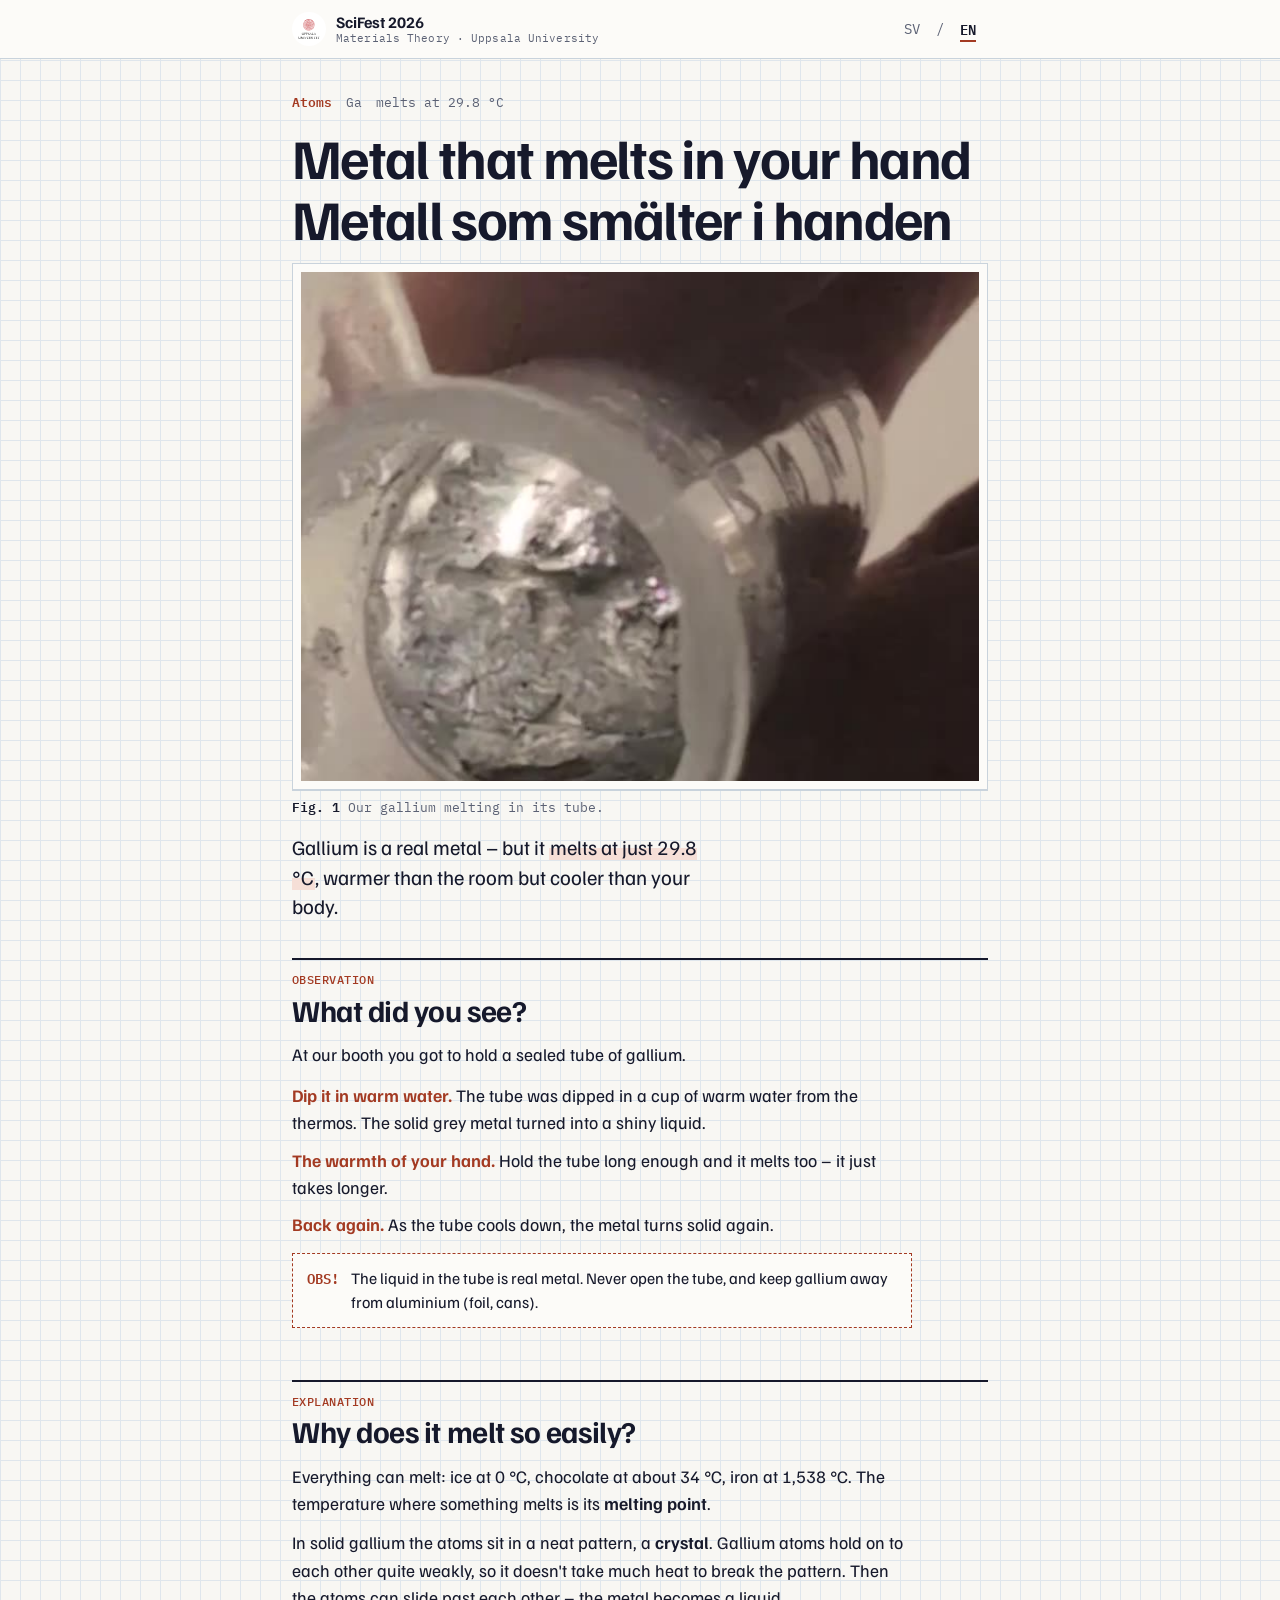
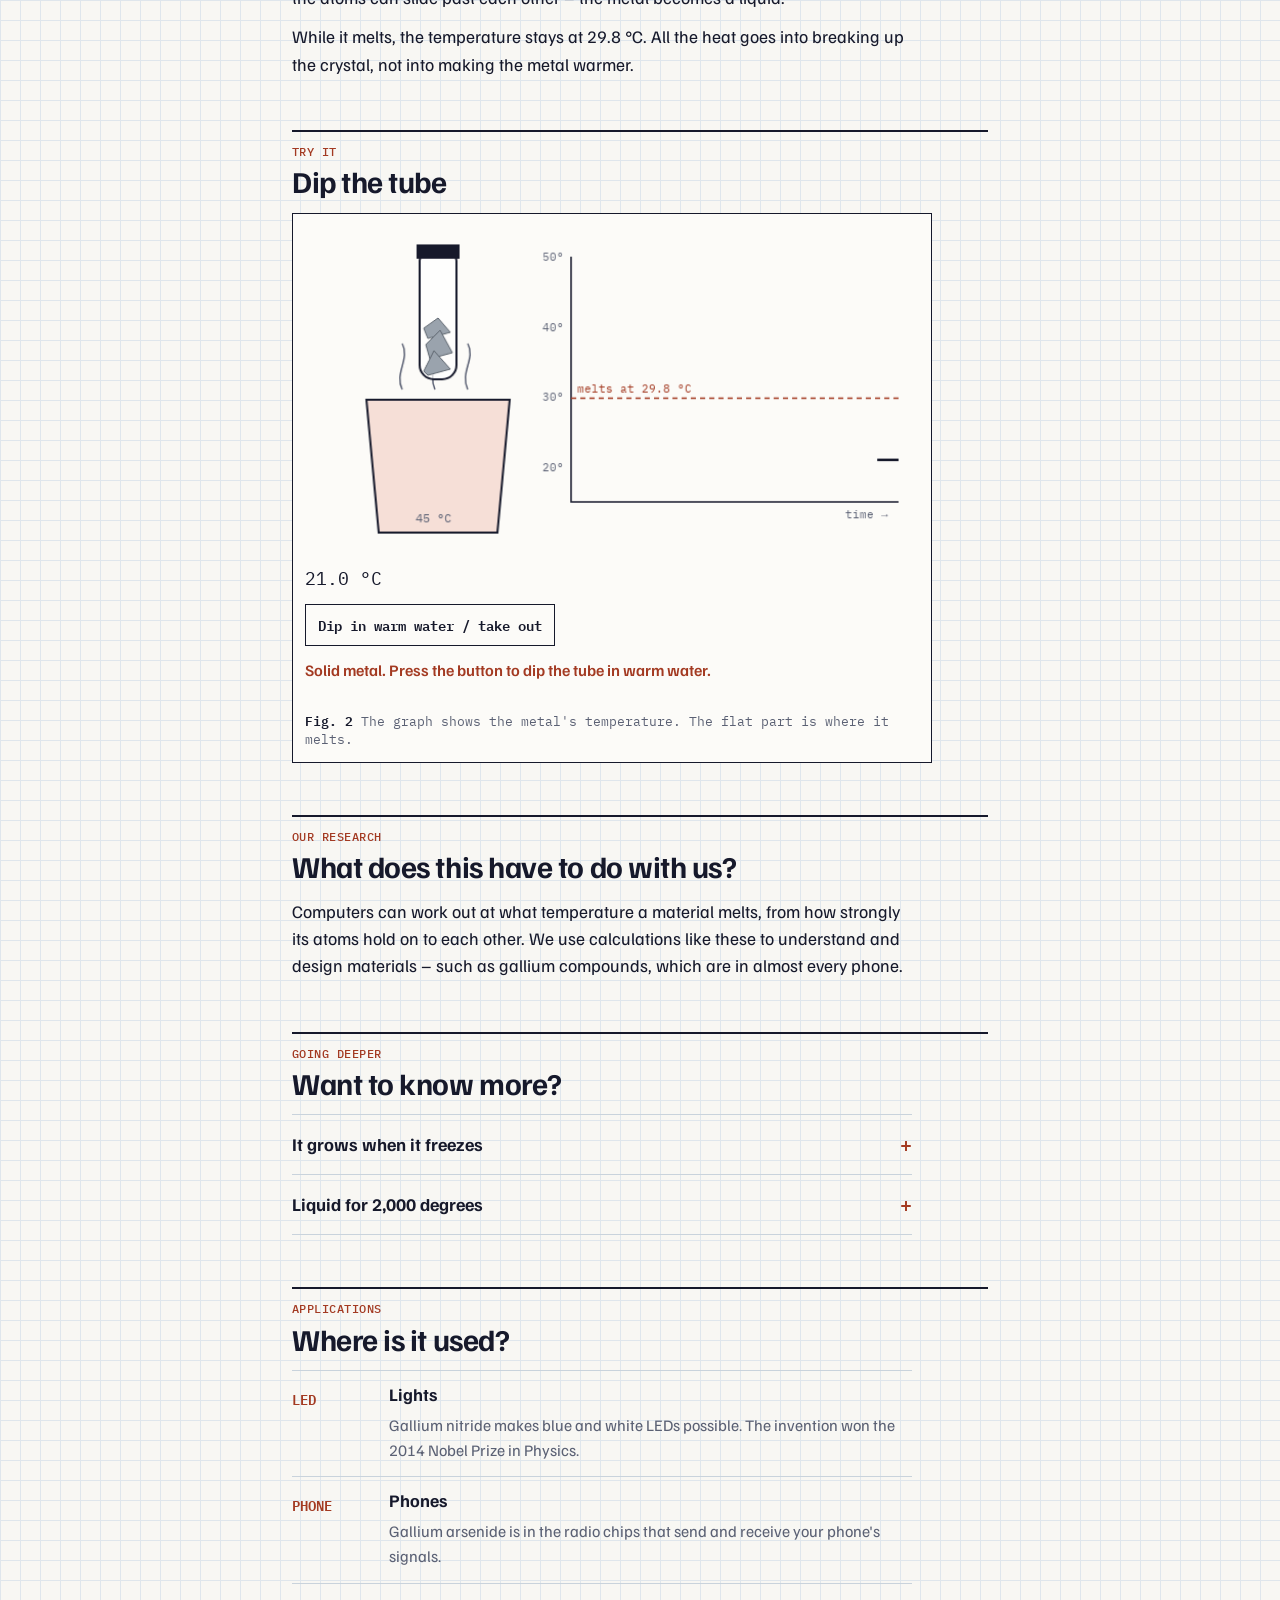
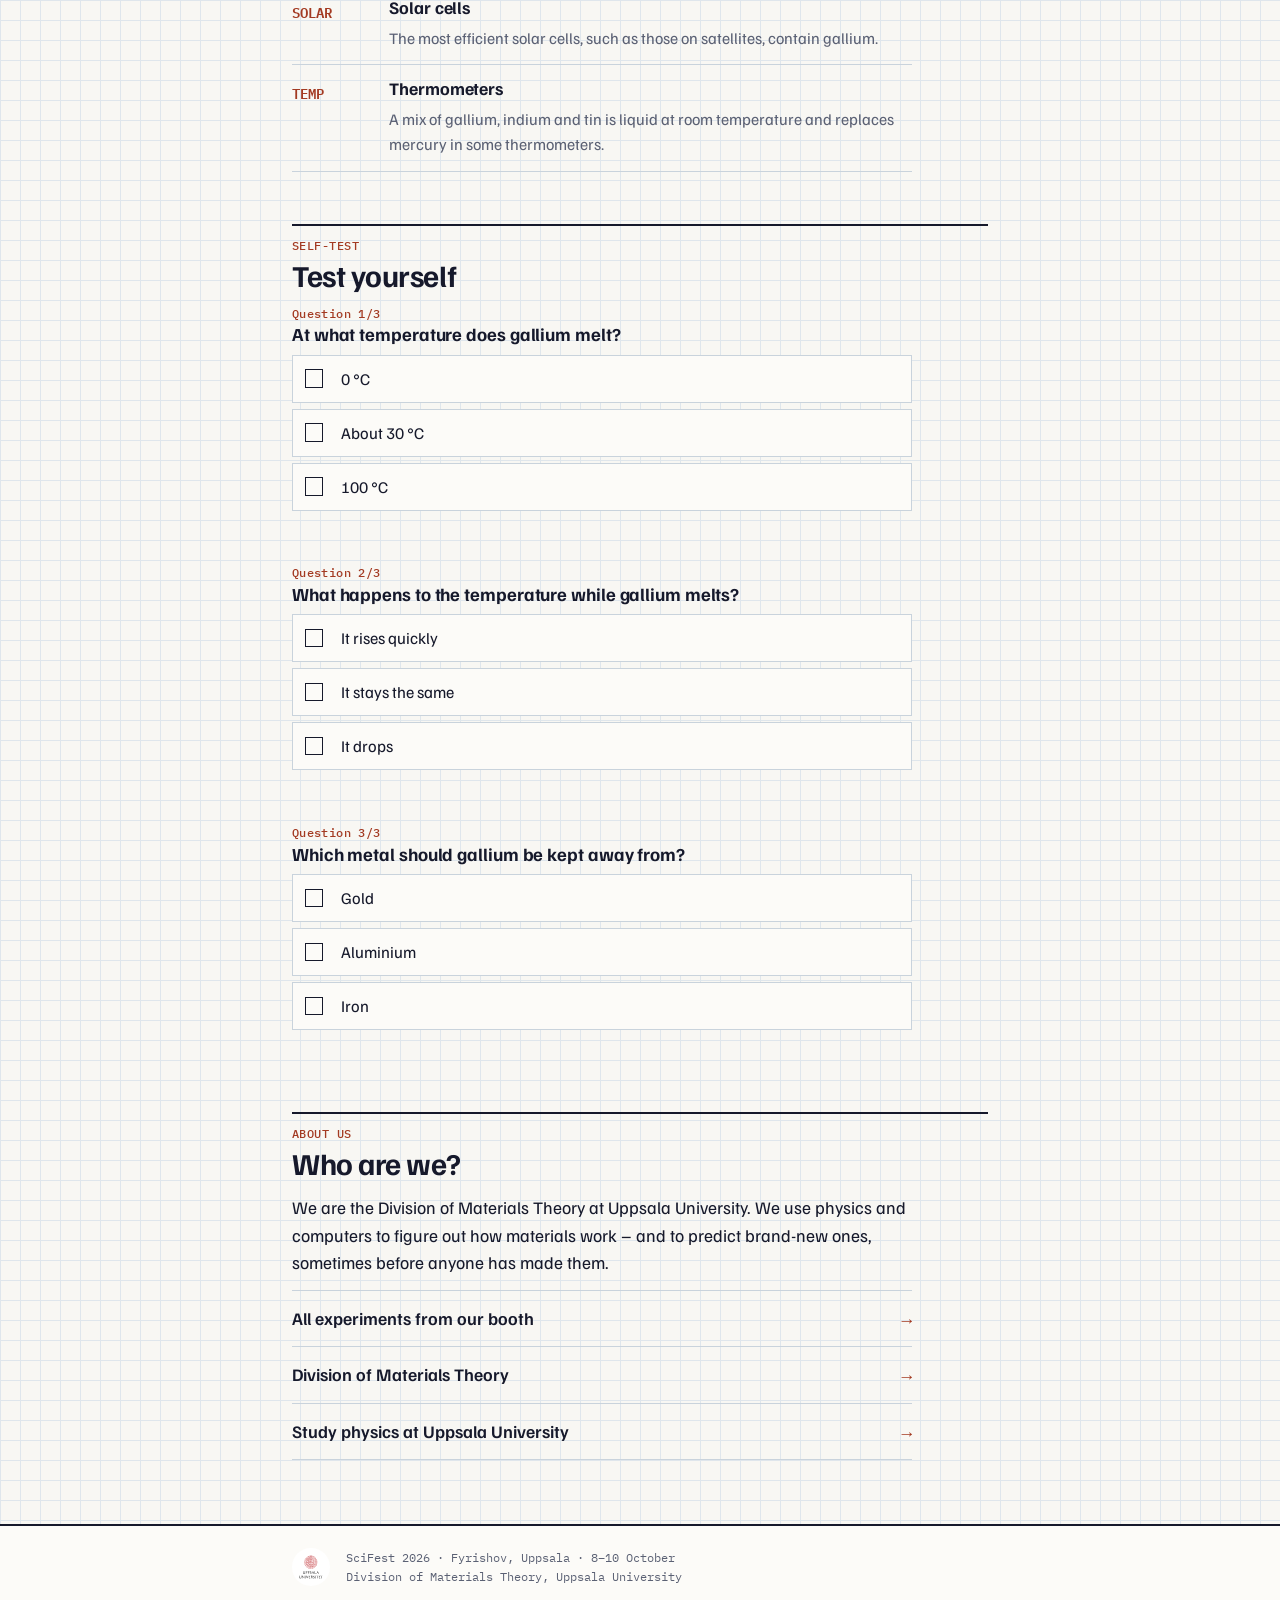
<file: gallium.html>
<!doctype html>
<html lang="sv">
<head>
<meta charset="utf-8">
<meta name="viewport" content="width=device-width, initial-scale=1, viewport-fit=cover">
<title>Metall som smälter i handen · Metal that melts in your hand</title>
<meta name="description" content="Kan metall smälta i handen? / Can metal melt in your hand? SciFest 2026, Uppsala universitet.">
<meta name="theme-color" content="#F8F7F3" media="(prefers-color-scheme: light)">
<meta name="theme-color" content="#13151C" media="(prefers-color-scheme: dark)">
<link rel="icon" href="assets/uu_logo.svg" type="image/svg+xml">
<link rel="preload" href="assets/fonts/familjen-grotesk-400-700-latin.woff2" as="font" type="font/woff2" crossorigin>
<link rel="preload" href="assets/fonts/ibm-plex-mono-400-latin.woff2" as="font" type="font/woff2" crossorigin>
<link rel="stylesheet" href="assets/site.css">
</head>
<body>
<!--PAGE-START-->
<script>
/* Pick the language before the page paints: saved choice, else the phone's language, else Swedish. */
(function () {
  var r = document.documentElement, l = null;
  try { l = localStorage.getItem('scifest-lang'); } catch (e) {}
  if (l !== 'sv' && l !== 'en') {
    var ls = navigator.languages || [navigator.language || ''];
    l = 'sv';
    for (var i = 0; i < ls.length; i++) {
      if (/^sv/i.test(ls[i])) { l = 'sv'; break; }
      if (/^en/i.test(ls[i])) { l = 'en'; break; }
    }
  }
  r.setAttribute('data-show', l); r.lang = l;
})();
</script>

<div class="page" data-station="3"
     data-title-en="Metal that melts in your hand · SciFest 2026"
     data-title-sv="Metall som smälter i handen · SciFest 2026">

  <header class="topbar">
    <div class="wrap">
      <a class="brand" href="./">
        <img src="assets/uu_logo.svg" alt="Uppsala universitet / Uppsala University" width="34" height="34">
        <span>SciFest 2026
          <small lang="sv">Materialteori · Uppsala universitet</small>
          <small lang="en">Materials Theory · Uppsala University</small>
        </span>
      </a>
      <div class="langswitch" role="group" aria-label="Språk / Language">
        <button type="button" class="both" lang="sv" data-set-lang="sv" aria-label="Svenska" aria-pressed="false">SV</button>
        <span class="sep" aria-hidden="true">/</span>
        <button type="button" class="both" lang="en" data-set-lang="en" aria-label="English" aria-pressed="false">EN</button>
      </div>
    </div>
  </header>


  <div class="wrap">
    <div class="entry">
      <p class="meta">
        <span lang="sv"><b>Atomer</b></span><span lang="en"><b>Atoms</b></span>
        <span>Ga</span>
        <span lang="sv">smälter vid 29,8 °C</span><span lang="en">melts at 29.8 °C</span>
      </p>
      <h1 class="title">
        <span class="both" lang="sv">Metall som smälter i handen</span>
        <span class="both" lang="en">Metal that melts in your hand</span>
      </h1>
      <figure class="fig">
        <div class="print"><video autoplay muted loop playsinline preload="auto" poster="assets/media/gallium-poster.jpg" aria-label="Blank metall i ett plaströr som smälter. / Shiny metal in a plastic tube, melting."><source src="assets/media/gallium.mp4" type="video/mp4"></video></div>
        <figcaption>
          <span lang="sv"><b>Fig. 1</b> Vårt gallium smälter i röret.</span>
          <span lang="en"><b>Fig. 1</b> Our gallium melting in its tube.</span>
        </figcaption>
      </figure>
      <p class="lead">
        <span lang="sv">Gallium är en riktig metall – men den <mark>smälter redan vid 29,8 °C</mark>, varmare än rummet men kallare än din kropp.</span>
        <span lang="en">Gallium is a real metal – but it <mark>melts at just 29.8 °C</mark>, warmer than the room but cooler than your body.</span>
      </p>
    </div>

    <main>

      <section aria-labelledby="h-saw">
        <div class="sec-head">
          <p class="sec-label"><span lang="sv">Observation</span><span lang="en">Observation</span></p>
          <h2 id="h-saw"><span lang="sv">Vad såg du?</span><span lang="en">What did you see?</span></h2>
        </div>
        <div class="prose">
          <p lang="sv">I vår monter fick du hålla ett förslutet rör med gallium.</p>
          <p lang="en">At our booth you got to hold a sealed tube of gallium.</p>
        </div>
        <div class="saw">
          <p lang="sv"><b>Doppa i varmt vatten.</b> Röret doppades i en kopp varmt vatten från termosen. Den fasta, gråa metallen blev en blank vätska.</p>
          <p lang="en"><b>Dip it in warm water.</b> The tube was dipped in a cup of warm water from the thermos. The solid grey metal turned into a shiny liquid.</p>
          <p lang="sv"><b>Värmen från handen.</b> Håller man röret länge i handen smälter det också – det tar bara längre tid.</p>
          <p lang="en"><b>The warmth of your hand.</b> Hold the tube long enough and it melts too – it just takes longer.</p>
          <p lang="sv"><b>Tillbaka igen.</b> När röret svalnar blir metallen fast igen.</p>
          <p lang="en"><b>Back again.</b> As the tube cools down, the metal turns solid again.</p>
        </div>
        <aside class="obs">
          <span class="tag">OBS!</span>
          <p lang="sv">Vätskan i röret är riktig metall. Öppna aldrig röret, och håll gallium borta från aluminium (folie, burkar).</p>
          <p lang="en">The liquid in the tube is real metal. Never open the tube, and keep gallium away from aluminium (foil, cans).</p>
        </aside>
      </section>

      <section aria-labelledby="h-why">
        <div class="sec-head">
          <p class="sec-label"><span lang="sv">Förklaring</span><span lang="en">Explanation</span></p>
          <h2 id="h-why"><span lang="sv">Varför smälter den så lätt?</span><span lang="en">Why does it melt so easily?</span></h2>
        </div>
        <div class="prose">
          <p lang="sv">Allt kan smälta: is vid 0 °C, choklad vid ungefär 34 °C, järn vid 1 538 °C. Temperaturen där ett ämne smälter kallas <strong>smältpunkt</strong>.</p>
          <p lang="en">Everything can melt: ice at 0 °C, chocolate at about 34 °C, iron at 1,538 °C. The temperature where something melts is its <strong>melting point</strong>.</p>
          <p lang="sv">I fast gallium sitter atomerna i ett ordnat mönster, en <strong>kristall</strong>. Galliumatomerna håller ihop ganska svagt, så det behövs inte mycket värme för att bryta mönstret. Då kan atomerna glida förbi varandra – metallen blir flytande.</p>
          <p lang="en">In solid gallium the atoms sit in a neat pattern, a <strong>crystal</strong>. Gallium atoms hold on to each other quite weakly, so it doesn't take much heat to break the pattern. Then the atoms can slide past each other – the metal becomes a liquid.</p>
          <p lang="sv">Medan den smälter står temperaturen still på 29,8 °C. All värme går åt till att bryta upp kristallen, inte till att göra metallen varmare.</p>
          <p lang="en">While it melts, the temperature stays at 29.8 °C. All the heat goes into breaking up the crystal, not into making the metal warmer.</p>
        </div>
      </section>

      <section aria-labelledby="h-try">
        <div class="sec-head">
          <p class="sec-label"><span lang="sv">Testa själv</span><span lang="en">Try it</span></p>
          <h2 id="h-try"><span lang="sv">Doppa röret</span><span lang="en">Dip the tube</span></h2>
        </div>
        <div class="lab" data-sim="gallium">
          <canvas width="600" height="320" role="img" aria-label="Ett galliumrör, en kopp varmt vatten och en temperaturkurva. / A gallium tube, a cup of warm water and a temperature graph."></canvas>
          <div class="controls-row"><span class="mono" data-out="T"></span></div><div class="btn-row"><button type="button" class="btn" data-dip aria-pressed="false"><span lang="sv">Doppa i varmt vatten / ta upp</span><span lang="en">Dip in warm water / take out</span></button></div>
          <p class="status" data-out="status" aria-live="polite"></p>
          <p class="caption">
            <span lang="sv"><b>Fig. 2</b> Kurvan visar metallens temperatur. Det platta stället är när den smälter.</span>
            <span lang="en"><b>Fig. 2</b> The graph shows the metal's temperature. The flat part is where it melts.</span>
          </p>
        </div>
      </section>

      <section aria-labelledby="h-res">
        <div class="sec-head">
          <p class="sec-label"><span lang="sv">Vår forskning</span><span lang="en">Our research</span></p>
          <h2 id="h-res"><span lang="sv">Vad har det med oss att göra?</span><span lang="en">What does this have to do with us?</span></h2>
        </div>
        <div class="prose">
          <p lang="sv">Datorer kan räkna ut vid vilken temperatur ett material smälter, utifrån hur dess atomer håller i varandra. Vi använder sådana beräkningar för att förstå och designa material – till exempel galliumföreningar, som finns i nästan varje mobil.</p>
          <p lang="en">Computers can work out at what temperature a material melts, from how strongly its atoms hold on to each other. We use calculations like these to understand and design materials – such as gallium compounds, which are in almost every phone.</p>
        </div>
      </section>

      <section aria-labelledby="h-more">
        <div class="sec-head">
          <p class="sec-label"><span lang="sv">Fördjupning</span><span lang="en">Going deeper</span></p>
          <h2 id="h-more"><span lang="sv">Vill du veta mer?</span><span lang="en">Want to know more?</span></h2>
        </div>
        <div class="more">
          <details>
            <summary><span><span lang="sv">Den växer när den fryser</span><span lang="en">It grows when it freezes</span></span></summary>
            <div class="body">
              <p lang="sv">Nästan alla ämnen krymper när de fryser. Gallium gör tvärtom, precis som vatten: fast gallium tar mer plats än flytande. Därför förvaras det i plast och inte i glas.</p>
          <p lang="en">Almost everything shrinks when it freezes. Gallium does the opposite, just like water: solid gallium takes up more space than liquid gallium. That's why it's kept in plastic, not glass.</p>
            </div>
          </details>
          <details>
            <summary><span><span lang="sv">Flytande i 2 000 grader</span><span lang="en">Liquid for 2,000 degrees</span></span></summary>
            <div class="body">
              <p lang="sv">Gallium smälter vid 29,8 °C men kokar först vid ungefär 2 400 °C. Få ämnen är flytande över ett så stort temperaturområde.</p>
          <p lang="en">Gallium melts at 29.8 °C but doesn't boil until about 2,400 °C. Few substances stay liquid over such a huge range of temperatures.</p>
            </div>
          </details>
        </div>
      </section>

      <section aria-labelledby="h-uses">
        <div class="sec-head">
          <p class="sec-label"><span lang="sv">Tillämpningar</span><span lang="en">Applications</span></p>
          <h2 id="h-uses"><span lang="sv">Var används det?</span><span lang="en">Where is it used?</span></h2>
        </div>
        <div class="uses">
          <div class="use">
            <span class="code"><span lang="sv">LED</span><span lang="en">LED</span></span>
            <h3><span lang="sv">Lampor</span><span lang="en">Lights</span></h3>
            <p lang="sv">Galliumnitrid gör blå och vita lysdioder möjliga. Uppfinningen gav Nobelpriset i fysik 2014.</p>
          <p lang="en">Gallium nitride makes blue and white LEDs possible. The invention won the 2014 Nobel Prize in Physics.</p>
          </div>
          <div class="use">
            <span class="code"><span lang="sv">MOBIL</span><span lang="en">PHONE</span></span>
            <h3><span lang="sv">Mobiler</span><span lang="en">Phones</span></h3>
            <p lang="sv">Galliumarsenid finns i mobilens radiochip som skickar och tar emot signaler.</p>
          <p lang="en">Gallium arsenide is in the radio chips that send and receive your phone's signals.</p>
          </div>
          <div class="use">
            <span class="code"><span lang="sv">SOL</span><span lang="en">SOLAR</span></span>
            <h3><span lang="sv">Solceller</span><span lang="en">Solar cells</span></h3>
            <p lang="sv">De effektivaste solcellerna, till exempel på satelliter, innehåller gallium.</p>
          <p lang="en">The most efficient solar cells, such as those on satellites, contain gallium.</p>
          </div>
          <div class="use">
            <span class="code"><span lang="sv">TEMP</span><span lang="en">TEMP</span></span>
            <h3><span lang="sv">Termometrar</span><span lang="en">Thermometers</span></h3>
            <p lang="sv">En blandning av gallium, indium och tenn är flytande vid rumstemperatur och ersätter kvicksilver i vissa termometrar.</p>
          <p lang="en">A mix of gallium, indium and tin is liquid at room temperature and replaces mercury in some thermometers.</p>
          </div>
        </div>
      </section>

      <section aria-labelledby="h-quiz">
        <div class="sec-head">
          <p class="sec-label"><span lang="sv">Självtest</span><span lang="en">Self-test</span></p>
          <h2 id="h-quiz"><span lang="sv">Testa dig själv</span><span lang="en">Test yourself</span></h2>
        </div>
        <div class="quiz">
          <div class="q">
            <h3><span class="num"><span lang="sv">Fråga 1/3</span><span lang="en">Question 1/3</span></span>
              <span><span lang="sv">Vid vilken temperatur smälter gallium?</span><span lang="en">At what temperature does gallium melt?</span></span></h3>
            <div class="options">
              <button type="button"><span><span lang="sv">0 °C</span><span lang="en">0 °C</span></span></button>
              <button type="button" data-correct><span><span lang="sv">Ungefär 30 °C</span><span lang="en">About 30 °C</span></span></button>
              <button type="button"><span><span lang="sv">100 °C</span><span lang="en">100 °C</span></span></button>
            </div>
            <p class="feedback" aria-live="polite"></p>
            <div class="fb-right" hidden><span lang="sv">Rätt! 29,8 °C – din kropp är ungefär 37 °C.</span><span lang="en">Right! 29.8 °C – your body is about 37 °C.</span></div>
            <div class="fb-wrong" hidden><span lang="sv">Inte riktigt – försök igen.</span><span lang="en">Not quite – try again.</span></div>
          </div>
          <div class="q">
            <h3><span class="num"><span lang="sv">Fråga 2/3</span><span lang="en">Question 2/3</span></span>
              <span><span lang="sv">Vad händer med temperaturen medan gallium smälter?</span><span lang="en">What happens to the temperature while gallium melts?</span></span></h3>
            <div class="options">
              <button type="button"><span><span lang="sv">Den stiger snabbt</span><span lang="en">It rises quickly</span></span></button>
              <button type="button" data-correct><span><span lang="sv">Den står still</span><span lang="en">It stays the same</span></span></button>
              <button type="button"><span><span lang="sv">Den sjunker</span><span lang="en">It drops</span></span></button>
            </div>
            <p class="feedback" aria-live="polite"></p>
            <div class="fb-right" hidden><span lang="sv">Rätt! Värmen går åt till att bryta upp kristallen.</span><span lang="en">Right! The heat goes into breaking up the crystal.</span></div>
            <div class="fb-wrong" hidden><span lang="sv">Inte riktigt – försök igen.</span><span lang="en">Not quite – try again.</span></div>
          </div>
          <div class="q">
            <h3><span class="num"><span lang="sv">Fråga 3/3</span><span lang="en">Question 3/3</span></span>
              <span><span lang="sv">Vilken metall ska gallium hållas borta från?</span><span lang="en">Which metal should gallium be kept away from?</span></span></h3>
            <div class="options">
              <button type="button"><span><span lang="sv">Guld</span><span lang="en">Gold</span></span></button>
              <button type="button" data-correct><span><span lang="sv">Aluminium</span><span lang="en">Aluminium</span></span></button>
              <button type="button"><span><span lang="sv">Järn</span><span lang="en">Iron</span></span></button>
            </div>
            <p class="feedback" aria-live="polite"></p>
            <div class="fb-right" hidden><span lang="sv">Rätt! Flytande gallium tränger in i aluminium och gör det skört.</span><span lang="en">Right! Liquid gallium creeps into aluminium and makes it brittle.</span></div>
            <div class="fb-wrong" hidden><span lang="sv">Inte riktigt – försök igen.</span><span lang="en">Not quite – try again.</span></div>
          </div>
        </div>
      </section>

      <!-- About us -->
      <section aria-labelledby="h-us">
        <div class="sec-head">
          <p class="sec-label"><span lang="sv">Om oss</span><span lang="en">About us</span></p>
          <h2 id="h-us"><span lang="sv">Vilka är vi?</span><span lang="en">Who are we?</span></h2>
        </div>
        <div class="prose">
          <p lang="sv">Vi är avdelningen för materialteori vid Uppsala universitet. Vi använder fysik och datorer för att förstå hur material fungerar – och för att förutsäga helt nya material, ibland innan någon har tillverkat dem.</p>
          <p lang="en">We are the Division of Materials Theory at Uppsala University. We use physics and computers to figure out how materials work – and to predict brand-new ones, sometimes before anyone has made them.</p>
        </div>
        <nav class="links" aria-label="Länkar / Links">
          <a href="./" lang="sv">Alla försök från vår monter</a>
          <a href="./" lang="en">All experiments from our booth</a>
          <a href="https://www.uu.se/institution/fysik-och-astronomi/forskning/materialteori" lang="sv">Avdelningen för materialteori</a>
          <a href="https://www.uu.se/en/department/physics-and-astronomy/research/materials-theory" lang="en">Division of Materials Theory</a>
          <a href="https://www.uu.se/institution/fysik-och-astronomi/utbildning" lang="sv">Studera fysik vid Uppsala universitet</a>
          <a href="https://www.uu.se/en/department/physics-and-astronomy/education" lang="en">Study physics at Uppsala University</a>
        </nav>
      </section>
    </main>
  </div>

  <footer>
    <div class="wrap">
      <img src="assets/uu_logo.svg" alt="" width="38" height="38">
      <div>
        <div lang="sv">SciFest 2026 · Fyrishov, Uppsala · 8–10 oktober</div>
        <div lang="en">SciFest 2026 · Fyrishov, Uppsala · 8–10 October</div>
        <div lang="sv">Avdelningen för materialteori, Uppsala universitet</div>
        <div lang="en">Division of Materials Theory, Uppsala University</div>
      </div>
    </div>
  </footer>
</div>

<script src="assets/site.js"></script>
<script src="assets/sims2.js"></script>
<!--PAGE-END-->
</body>
</html>
</file>
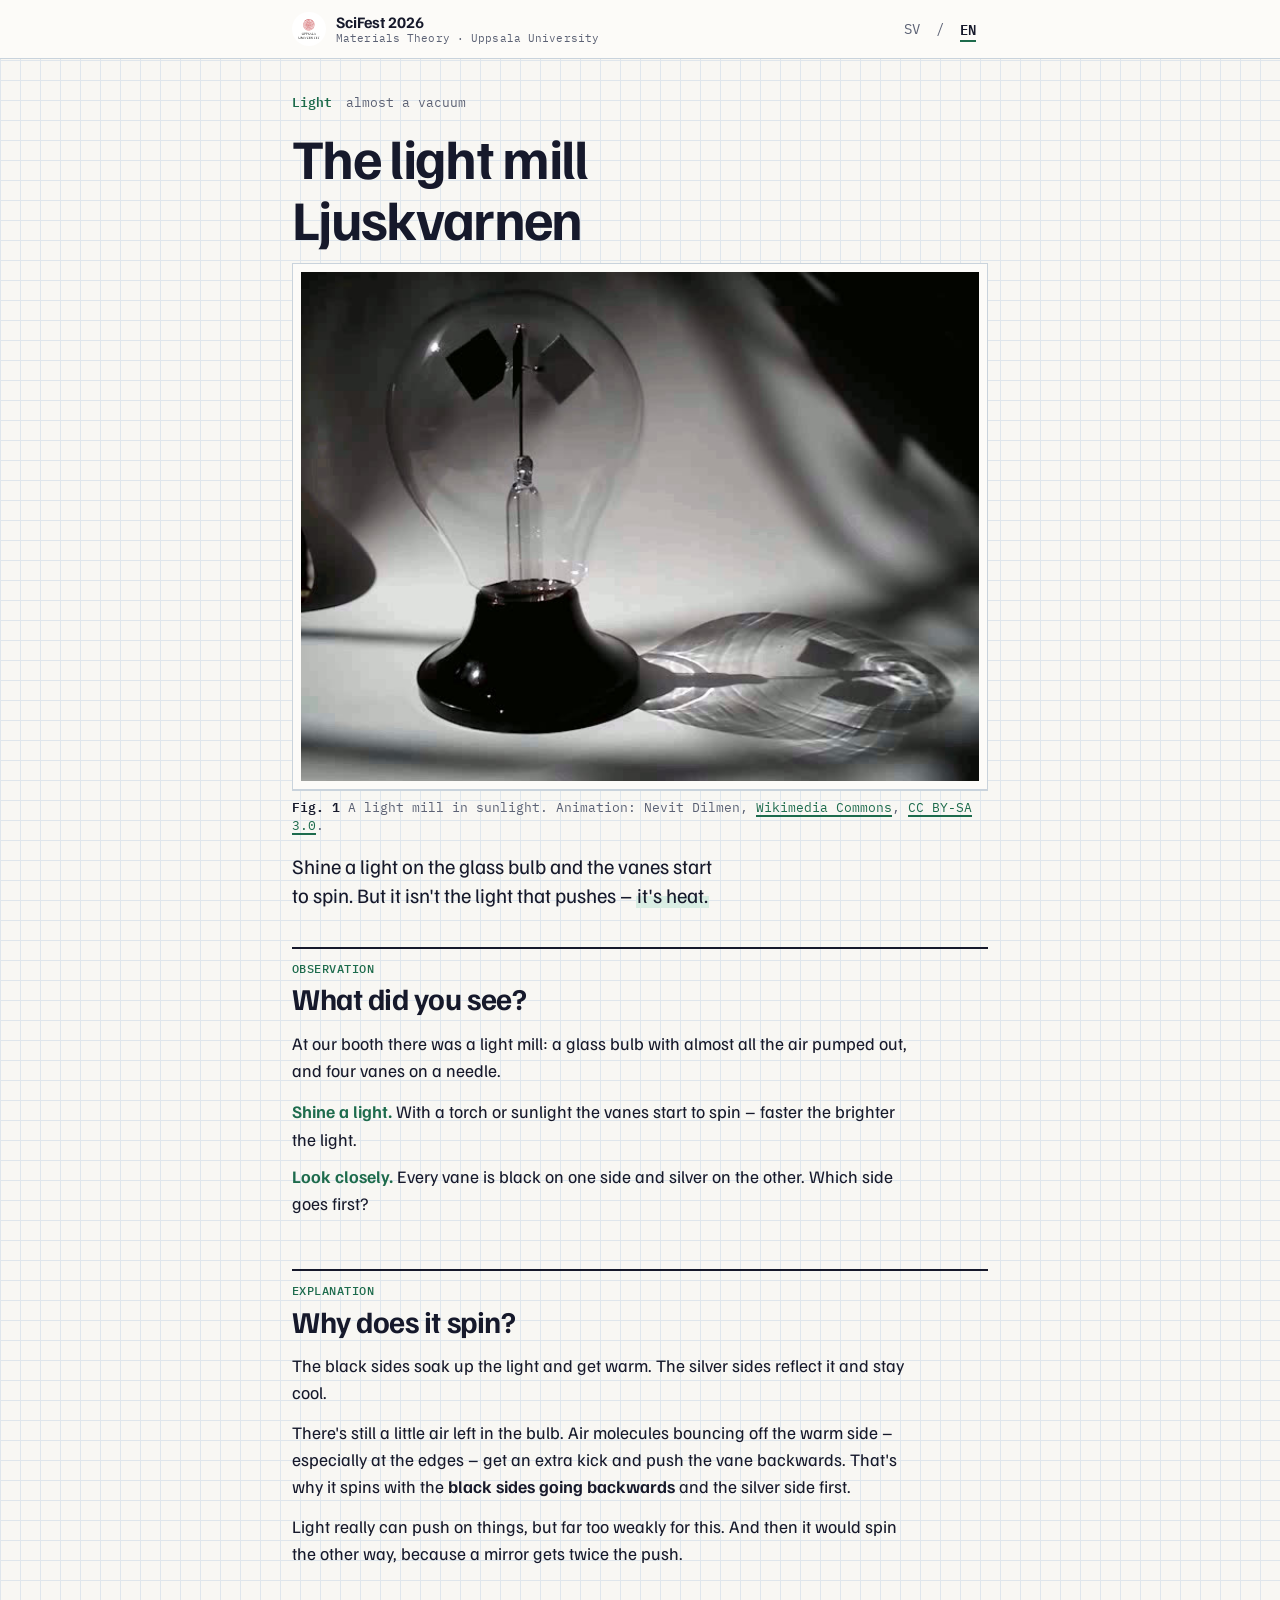
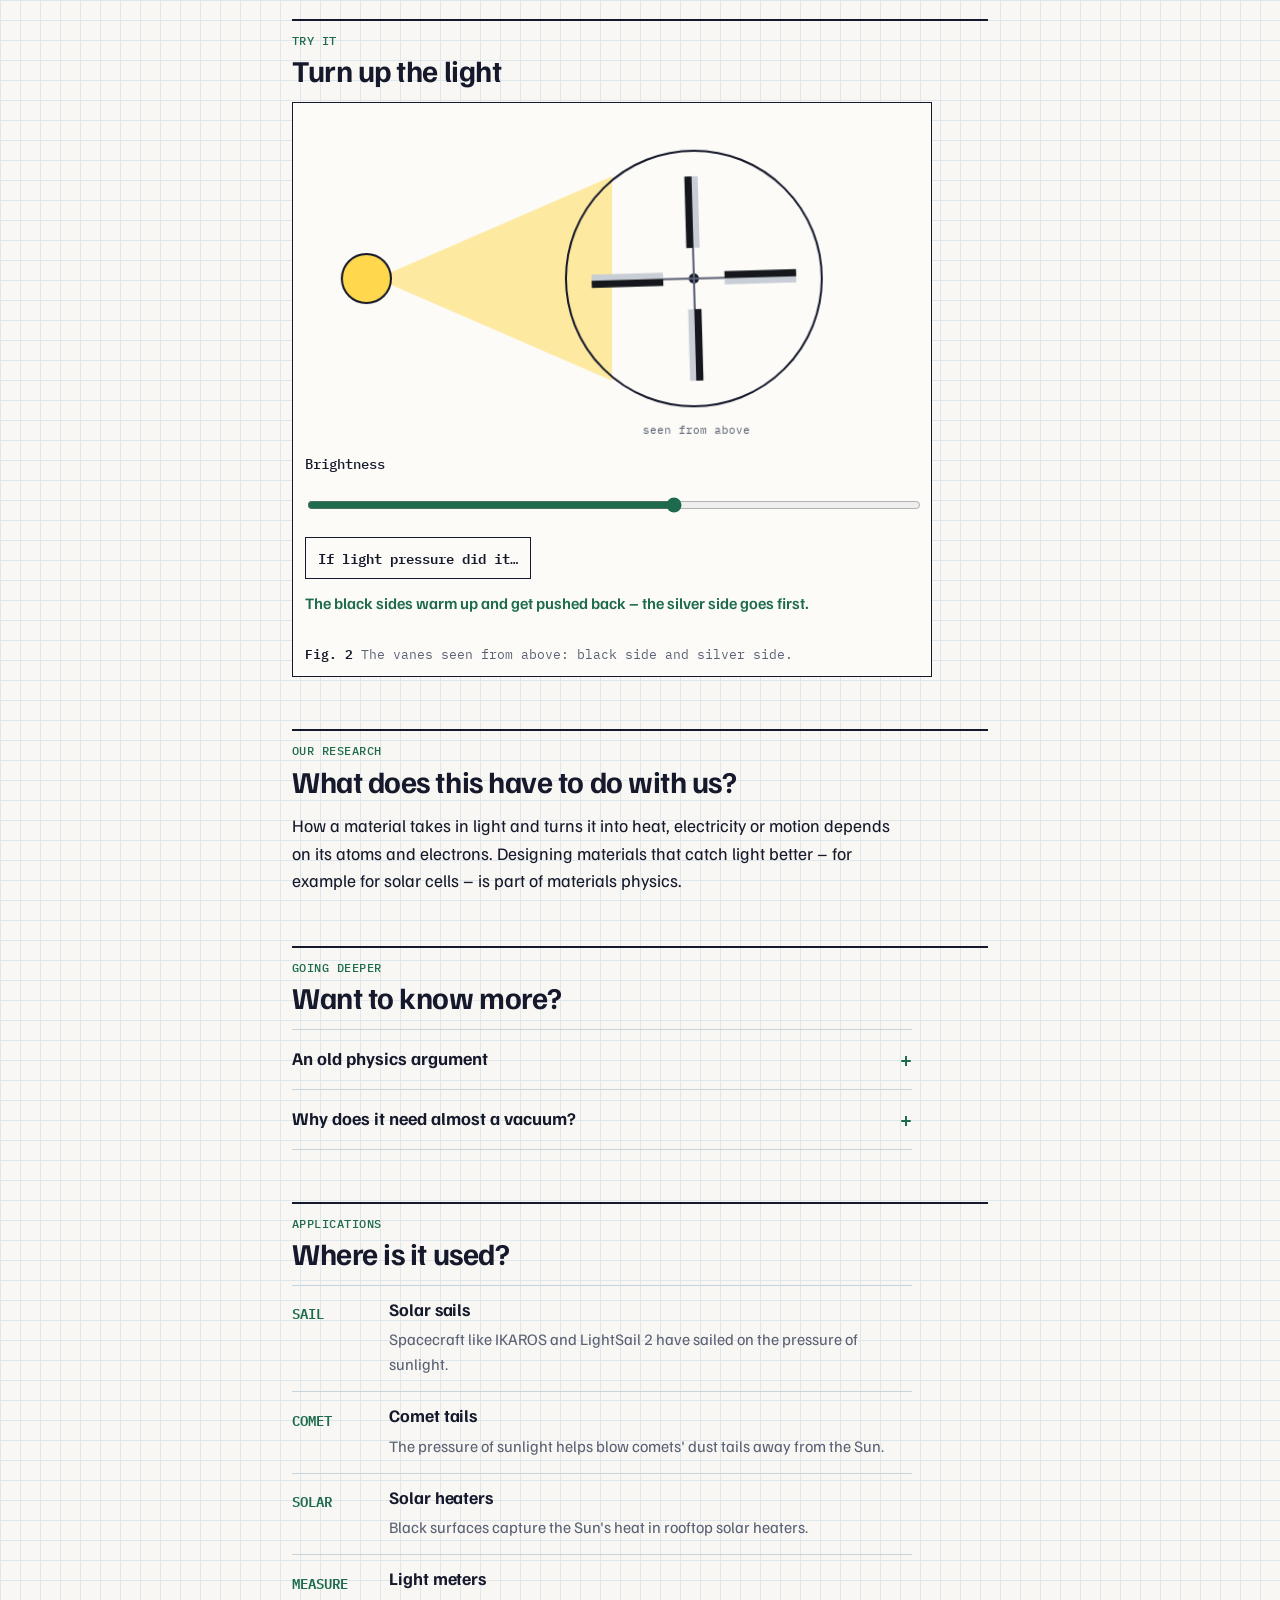
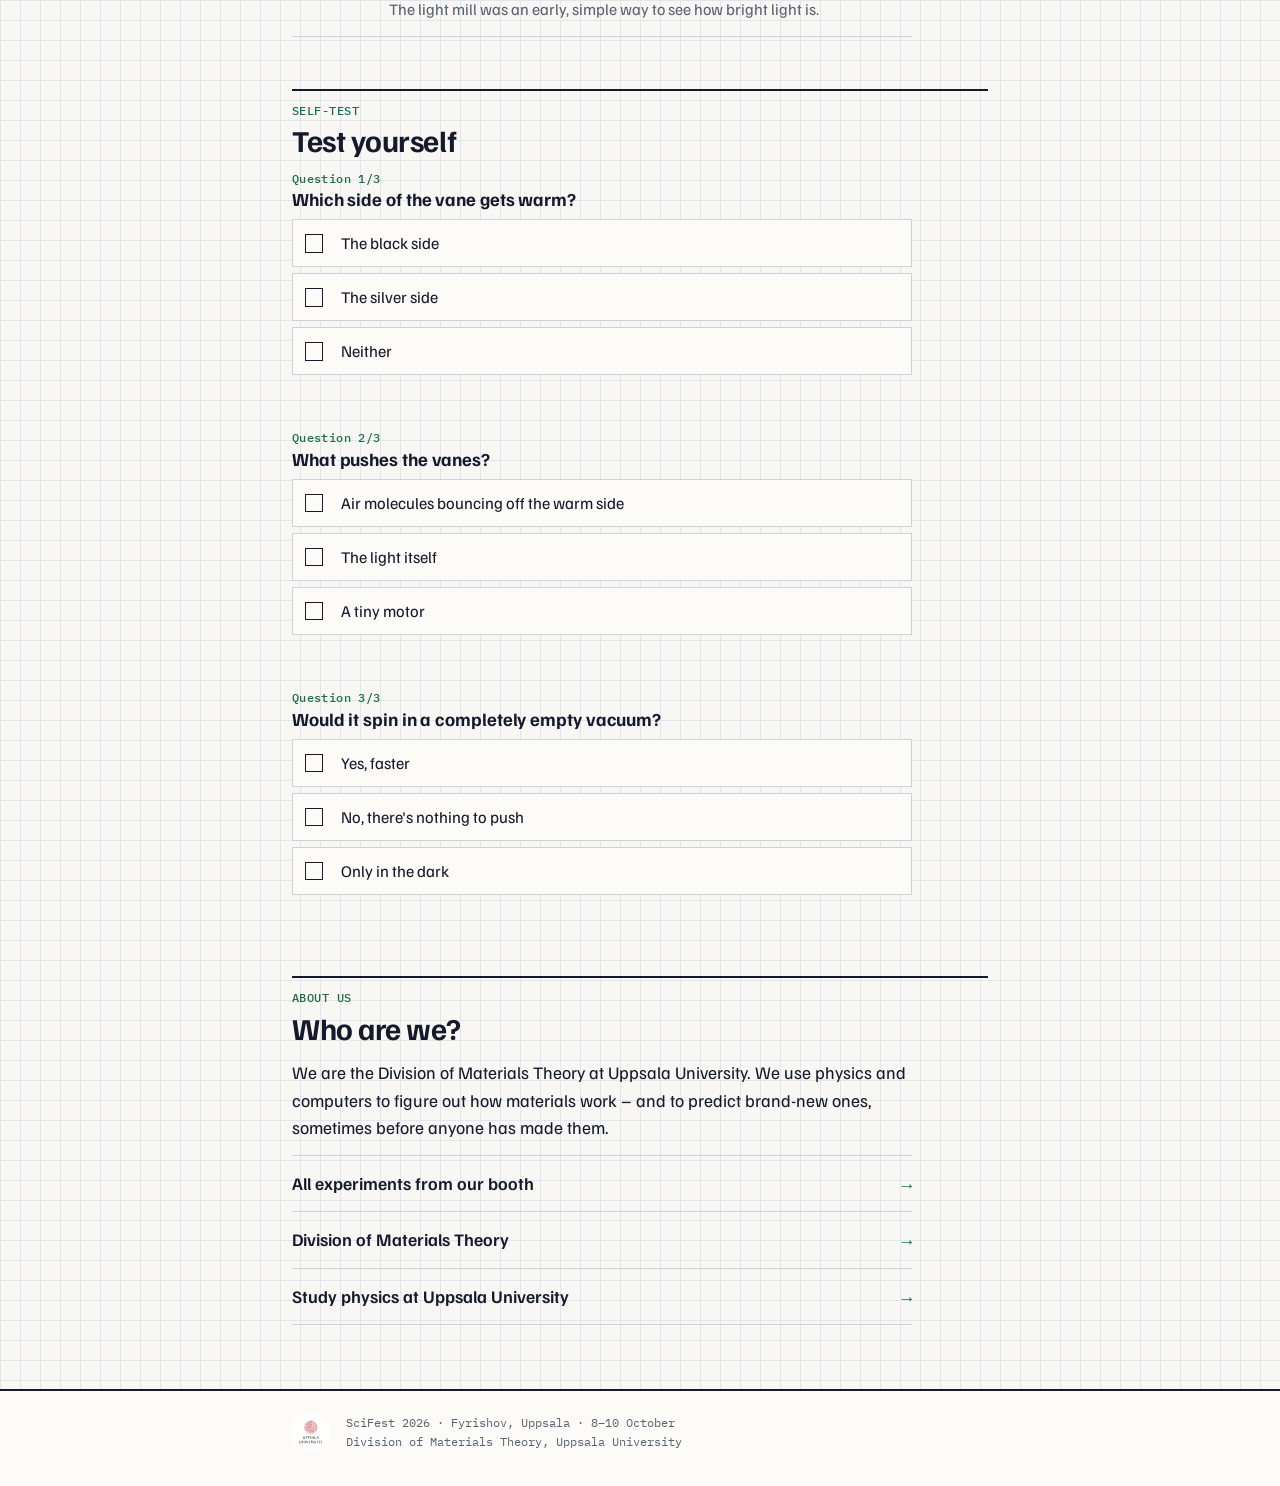
<file: light-mill.html>
<!doctype html>
<html lang="sv">
<head>
<meta charset="utf-8">
<meta name="viewport" content="width=device-width, initial-scale=1, viewport-fit=cover">
<title>Ljuskvarnen · The light mill</title>
<meta name="description" content="Vad får vingarna att snurra? / What makes the vanes spin? SciFest 2026, Uppsala universitet.">
<meta name="theme-color" content="#F8F7F3" media="(prefers-color-scheme: light)">
<meta name="theme-color" content="#13151C" media="(prefers-color-scheme: dark)">
<link rel="icon" href="assets/uu_logo.svg" type="image/svg+xml">
<link rel="preload" href="assets/fonts/familjen-grotesk-400-700-latin.woff2" as="font" type="font/woff2" crossorigin>
<link rel="preload" href="assets/fonts/ibm-plex-mono-400-latin.woff2" as="font" type="font/woff2" crossorigin>
<link rel="stylesheet" href="assets/site.css">
</head>
<body>
<!--PAGE-START-->
<script>
/* Pick the language before the page paints: saved choice, else the phone's language, else Swedish. */
(function () {
  var r = document.documentElement, l = null;
  try { l = localStorage.getItem('scifest-lang'); } catch (e) {}
  if (l !== 'sv' && l !== 'en') {
    var ls = navigator.languages || [navigator.language || ''];
    l = 'sv';
    for (var i = 0; i < ls.length; i++) {
      if (/^sv/i.test(ls[i])) { l = 'sv'; break; }
      if (/^en/i.test(ls[i])) { l = 'en'; break; }
    }
  }
  r.setAttribute('data-show', l); r.lang = l;
})();
</script>

<div class="page" data-station="4"
     data-title-en="The light mill · SciFest 2026"
     data-title-sv="Ljuskvarnen · SciFest 2026">

  <header class="topbar">
    <div class="wrap">
      <a class="brand" href="./">
        <img src="assets/uu_logo.svg" alt="Uppsala universitet / Uppsala University" width="34" height="34">
        <span>SciFest 2026
          <small lang="sv">Materialteori · Uppsala universitet</small>
          <small lang="en">Materials Theory · Uppsala University</small>
        </span>
      </a>
      <div class="langswitch" role="group" aria-label="Språk / Language">
        <button type="button" class="both" lang="sv" data-set-lang="sv" aria-label="Svenska" aria-pressed="false">SV</button>
        <span class="sep" aria-hidden="true">/</span>
        <button type="button" class="both" lang="en" data-set-lang="en" aria-label="English" aria-pressed="false">EN</button>
      </div>
    </div>
  </header>


  <div class="wrap">
    <div class="entry">
      <p class="meta">
        <span lang="sv"><b>Ljus</b></span><span lang="en"><b>Light</b></span>
        <span lang="sv">nästan vakuum</span><span lang="en">almost a vacuum</span>
      </p>
      <h1 class="title">
        <span class="both" lang="sv">Ljuskvarnen</span>
        <span class="both" lang="en">The light mill</span>
      </h1>
      <figure class="fig">
        <div class="print"><video autoplay muted loop playsinline preload="auto" poster="assets/media/light-mill-poster.jpg" aria-label="En ljuskvarn med svarta och silvriga vingar som snurrar. / A light mill with black and silver vanes spinning."><source src="assets/media/light-mill.mp4" type="video/mp4"></video></div>
        <figcaption>
          <span lang="sv"><b>Fig. 1</b> En ljuskvarn i solljus. Animation: Nevit Dilmen, <a href="https://commons.wikimedia.org/wiki/File:Radiometer_9965_Nevit.gif">Wikimedia Commons</a>, <a href="https://creativecommons.org/licenses/by-sa/3.0/">CC BY-SA 3.0</a>.</span>
          <span lang="en"><b>Fig. 1</b> A light mill in sunlight. Animation: Nevit Dilmen, <a href="https://commons.wikimedia.org/wiki/File:Radiometer_9965_Nevit.gif">Wikimedia Commons</a>, <a href="https://creativecommons.org/licenses/by-sa/3.0/">CC BY-SA 3.0</a>.</span>
        </figcaption>
      </figure>
      <p class="lead">
        <span lang="sv">Lys på glaskulan och vingarna börjar snurra. Men det är inte ljuset som knuffar – <mark>det är värme.</mark></span>
        <span lang="en">Shine a light on the glass bulb and the vanes start to spin. But it isn't the light that pushes – <mark>it's heat.</mark></span>
      </p>
    </div>

    <main>

      <section aria-labelledby="h-saw">
        <div class="sec-head">
          <p class="sec-label"><span lang="sv">Observation</span><span lang="en">Observation</span></p>
          <h2 id="h-saw"><span lang="sv">Vad såg du?</span><span lang="en">What did you see?</span></h2>
        </div>
        <div class="prose">
          <p lang="sv">I vår monter fanns en ljuskvarn: en glaskula där nästan all luft är bortpumpad, med fyra vingar på en nål.</p>
          <p lang="en">At our booth there was a light mill: a glass bulb with almost all the air pumped out, and four vanes on a needle.</p>
        </div>
        <div class="saw">
          <p lang="sv"><b>Lys på den.</b> Med en ficklampa eller solljus börjar vingarna snurra – fortare ju starkare ljuset är.</p>
          <p lang="en"><b>Shine a light.</b> With a torch or sunlight the vanes start to spin – faster the brighter the light.</p>
          <p lang="sv"><b>Titta noga.</b> Varje vinge är svart på ena sidan och silvrig på den andra. Vilken sida går först?</p>
          <p lang="en"><b>Look closely.</b> Every vane is black on one side and silver on the other. Which side goes first?</p>
        </div>
      </section>

      <section aria-labelledby="h-why">
        <div class="sec-head">
          <p class="sec-label"><span lang="sv">Förklaring</span><span lang="en">Explanation</span></p>
          <h2 id="h-why"><span lang="sv">Varför snurrar den?</span><span lang="en">Why does it spin?</span></h2>
        </div>
        <div class="prose">
          <p lang="sv">De svarta sidorna fångar ljuset och blir varma. De silvriga speglar bort det och förblir svala.</p>
          <p lang="en">The black sides soak up the light and get warm. The silver sides reflect it and stay cool.</p>
          <p lang="sv">Det finns fortfarande lite luft kvar i kulan. Luftmolekyler som studsar mot den varma sidan – särskilt vid kanterna – får extra fart och knuffar vingen bakåt. Därför snurrar den med de <strong>svarta sidorna bakåt</strong> och den silvriga sidan först.</p>
          <p lang="en">There's still a little air left in the bulb. Air molecules bouncing off the warm side – especially at the edges – get an extra kick and push the vane backwards. That's why it spins with the <strong>black sides going backwards</strong> and the silver side first.</p>
          <p lang="sv">Ljus kan faktiskt knuffa på saker, men alldeles för svagt för det här. Och då skulle den snurra åt andra hållet, eftersom en spegel får dubbelt så stor knuff.</p>
          <p lang="en">Light really can push on things, but far too weakly for this. And then it would spin the other way, because a mirror gets twice the push.</p>
        </div>
      </section>

      <section aria-labelledby="h-try">
        <div class="sec-head">
          <p class="sec-label"><span lang="sv">Testa själv</span><span lang="en">Try it</span></p>
          <h2 id="h-try"><span lang="sv">Skruva upp ljuset</span><span lang="en">Turn up the light</span></h2>
        </div>
        <div class="lab" data-sim="mill">
          <canvas width="600" height="320" role="img" aria-label="En ljuskvarn sedd ovanifrån med en lampa till vänster. / A light mill seen from above with a lamp on the left."></canvas>
          <div class="controls-row"><label for="br"><span lang="sv">Ljusstyrka</span><span lang="en">Brightness</span></label><span></span><input id="br" type="range" min="0" max="100" step="1" value="60"></div><div class="btn-row"><button type="button" class="btn" data-pressure aria-pressed="false"><span lang="sv">Om ljustryck gjorde det…</span><span lang="en">If light pressure did it…</span></button></div>
          <p class="status" data-out="status" aria-live="polite"></p>
          <p class="caption">
            <span lang="sv"><b>Fig. 2</b> Vingarna sedda ovanifrån: svart sida och silvrig sida.</span>
            <span lang="en"><b>Fig. 2</b> The vanes seen from above: black side and silver side.</span>
          </p>
        </div>
      </section>

      <section aria-labelledby="h-res">
        <div class="sec-head">
          <p class="sec-label"><span lang="sv">Vår forskning</span><span lang="en">Our research</span></p>
          <h2 id="h-res"><span lang="sv">Vad har det med oss att göra?</span><span lang="en">What does this have to do with us?</span></h2>
        </div>
        <div class="prose">
          <p lang="sv">Hur ett material tar upp ljus och gör om det till värme, ström eller rörelse beror på dess atomer och elektroner. Att designa material som fångar ljus bättre – till exempel för solceller – är en del av materialfysiken.</p>
          <p lang="en">How a material takes in light and turns it into heat, electricity or motion depends on its atoms and electrons. Designing materials that catch light better – for example for solar cells – is part of materials physics.</p>
        </div>
      </section>

      <section aria-labelledby="h-more">
        <div class="sec-head">
          <p class="sec-label"><span lang="sv">Fördjupning</span><span lang="en">Going deeper</span></p>
          <h2 id="h-more"><span lang="sv">Vill du veta mer?</span><span lang="en">Want to know more?</span></h2>
        </div>
        <div class="more">
          <details>
            <summary><span><span lang="sv">Ett gammalt fysikbråk</span><span lang="en">An old physics argument</span></span></summary>
            <div class="body">
              <p lang="sv">William Crookes byggde ljuskvarnen 1873, och fysiker bråkade i åratal om varför den snurrar. James Clerk Maxwells allra sista vetenskapliga artikel handlade om just den här frågan.</p>
          <p lang="en">William Crookes built the light mill in 1873, and physicists argued for years about why it spins. James Clerk Maxwell's very last scientific paper was about exactly this question.</p>
            </div>
          </details>
          <details>
            <summary><span><span lang="sv">Varför behövs nästan vakuum?</span><span lang="en">Why does it need almost a vacuum?</span></span></summary>
            <div class="body">
              <p lang="sv">Med vanlig luft bromsar luftmotståndet vingarna. Utan någon luft alls finns inga molekyler som kan knuffa. Den snurrar bara när det finns lagom lite luft.</p>
          <p lang="en">With normal air, air resistance stops the vanes. With no air at all, there are no molecules to do the pushing. It only spins when there's just a little air left.</p>
            </div>
          </details>
        </div>
      </section>

      <section aria-labelledby="h-uses">
        <div class="sec-head">
          <p class="sec-label"><span lang="sv">Tillämpningar</span><span lang="en">Applications</span></p>
          <h2 id="h-uses"><span lang="sv">Var används det?</span><span lang="en">Where is it used?</span></h2>
        </div>
        <div class="uses">
          <div class="use">
            <span class="code"><span lang="sv">SEGEL</span><span lang="en">SAIL</span></span>
            <h3><span lang="sv">Solsegel</span><span lang="en">Solar sails</span></h3>
            <p lang="sv">Rymdfarkoster som IKAROS och LightSail 2 har seglat på ljusets tryck i rymden.</p>
          <p lang="en">Spacecraft like IKAROS and LightSail 2 have sailed on the pressure of sunlight.</p>
          </div>
          <div class="use">
            <span class="code"><span lang="sv">KOMET</span><span lang="en">COMET</span></span>
            <h3><span lang="sv">Kometsvansar</span><span lang="en">Comet tails</span></h3>
            <p lang="sv">Solljusets tryck hjälper till att blåsa kometers dammsvansar bort från solen.</p>
          <p lang="en">The pressure of sunlight helps blow comets' dust tails away from the Sun.</p>
          </div>
          <div class="use">
            <span class="code"><span lang="sv">SOL</span><span lang="en">SOLAR</span></span>
            <h3><span lang="sv">Solfångare</span><span lang="en">Solar heaters</span></h3>
            <p lang="sv">Svarta ytor fångar solens värme i solfångare på hustak.</p>
          <p lang="en">Black surfaces capture the Sun's heat in rooftop solar heaters.</p>
          </div>
          <div class="use">
            <span class="code"><span lang="sv">MÄTA</span><span lang="en">MEASURE</span></span>
            <h3><span lang="sv">Ljusmätare</span><span lang="en">Light meters</span></h3>
            <p lang="sv">Ljuskvarnen var tidigt ett enkelt sätt att se hur starkt ljuset är.</p>
          <p lang="en">The light mill was an early, simple way to see how bright light is.</p>
          </div>
        </div>
      </section>

      <section aria-labelledby="h-quiz">
        <div class="sec-head">
          <p class="sec-label"><span lang="sv">Självtest</span><span lang="en">Self-test</span></p>
          <h2 id="h-quiz"><span lang="sv">Testa dig själv</span><span lang="en">Test yourself</span></h2>
        </div>
        <div class="quiz">
          <div class="q">
            <h3><span class="num"><span lang="sv">Fråga 1/3</span><span lang="en">Question 1/3</span></span>
              <span><span lang="sv">Vilken sida av vingen blir varm?</span><span lang="en">Which side of the vane gets warm?</span></span></h3>
            <div class="options">
              <button type="button" data-correct><span><span lang="sv">Den svarta</span><span lang="en">The black side</span></span></button>
              <button type="button"><span><span lang="sv">Den silvriga</span><span lang="en">The silver side</span></span></button>
              <button type="button"><span><span lang="sv">Ingen</span><span lang="en">Neither</span></span></button>
            </div>
            <p class="feedback" aria-live="polite"></p>
            <div class="fb-right" hidden><span lang="sv">Rätt! Svarta ytor fångar ljus, precis som en svart t-shirt i solen.</span><span lang="en">Right! Black surfaces soak up light, like a black T-shirt in the sun.</span></div>
            <div class="fb-wrong" hidden><span lang="sv">Inte riktigt – försök igen.</span><span lang="en">Not quite – try again.</span></div>
          </div>
          <div class="q">
            <h3><span class="num"><span lang="sv">Fråga 2/3</span><span lang="en">Question 2/3</span></span>
              <span><span lang="sv">Vad knuffar vingarna?</span><span lang="en">What pushes the vanes?</span></span></h3>
            <div class="options">
              <button type="button" data-correct><span><span lang="sv">Luftmolekyler som studsar mot den varma sidan</span><span lang="en">Air molecules bouncing off the warm side</span></span></button>
              <button type="button"><span><span lang="sv">Ljuset självt</span><span lang="en">The light itself</span></span></button>
              <button type="button"><span><span lang="sv">En liten motor</span><span lang="en">A tiny motor</span></span></button>
            </div>
            <p class="feedback" aria-live="polite"></p>
            <div class="fb-right" hidden><span lang="sv">Rätt! Det är en värmeeffekt.</span><span lang="en">Right! It's a heat effect.</span></div>
            <div class="fb-wrong" hidden><span lang="sv">Inte riktigt – försök igen.</span><span lang="en">Not quite – try again.</span></div>
          </div>
          <div class="q">
            <h3><span class="num"><span lang="sv">Fråga 3/3</span><span lang="en">Question 3/3</span></span>
              <span><span lang="sv">Skulle den snurra i helt tomt vakuum?</span><span lang="en">Would it spin in a completely empty vacuum?</span></span></h3>
            <div class="options">
              <button type="button"><span><span lang="sv">Ja, fortare</span><span lang="en">Yes, faster</span></span></button>
              <button type="button" data-correct><span><span lang="sv">Nej, det finns inget som knuffar</span><span lang="en">No, there's nothing to push</span></span></button>
              <button type="button"><span><span lang="sv">Bara i mörker</span><span lang="en">Only in the dark</span></span></button>
            </div>
            <p class="feedback" aria-live="polite"></p>
            <div class="fb-right" hidden><span lang="sv">Rätt! Den behöver lagom lite luft.</span><span lang="en">Right! It needs just a little air.</span></div>
            <div class="fb-wrong" hidden><span lang="sv">Inte riktigt – försök igen.</span><span lang="en">Not quite – try again.</span></div>
          </div>
        </div>
      </section>

      <!-- About us -->
      <section aria-labelledby="h-us">
        <div class="sec-head">
          <p class="sec-label"><span lang="sv">Om oss</span><span lang="en">About us</span></p>
          <h2 id="h-us"><span lang="sv">Vilka är vi?</span><span lang="en">Who are we?</span></h2>
        </div>
        <div class="prose">
          <p lang="sv">Vi är avdelningen för materialteori vid Uppsala universitet. Vi använder fysik och datorer för att förstå hur material fungerar – och för att förutsäga helt nya material, ibland innan någon har tillverkat dem.</p>
          <p lang="en">We are the Division of Materials Theory at Uppsala University. We use physics and computers to figure out how materials work – and to predict brand-new ones, sometimes before anyone has made them.</p>
        </div>
        <nav class="links" aria-label="Länkar / Links">
          <a href="./" lang="sv">Alla försök från vår monter</a>
          <a href="./" lang="en">All experiments from our booth</a>
          <a href="https://www.uu.se/institution/fysik-och-astronomi/forskning/materialteori" lang="sv">Avdelningen för materialteori</a>
          <a href="https://www.uu.se/en/department/physics-and-astronomy/research/materials-theory" lang="en">Division of Materials Theory</a>
          <a href="https://www.uu.se/institution/fysik-och-astronomi/utbildning" lang="sv">Studera fysik vid Uppsala universitet</a>
          <a href="https://www.uu.se/en/department/physics-and-astronomy/education" lang="en">Study physics at Uppsala University</a>
        </nav>
      </section>
    </main>
  </div>

  <footer>
    <div class="wrap">
      <img src="assets/uu_logo.svg" alt="" width="38" height="38">
      <div>
        <div lang="sv">SciFest 2026 · Fyrishov, Uppsala · 8–10 oktober</div>
        <div lang="en">SciFest 2026 · Fyrishov, Uppsala · 8–10 October</div>
        <div lang="sv">Avdelningen för materialteori, Uppsala universitet</div>
        <div lang="en">Division of Materials Theory, Uppsala University</div>
      </div>
    </div>
  </footer>
</div>

<script src="assets/site.js"></script>
<script src="assets/sims2.js"></script>
<!--PAGE-END-->
</body>
</html>
</file>
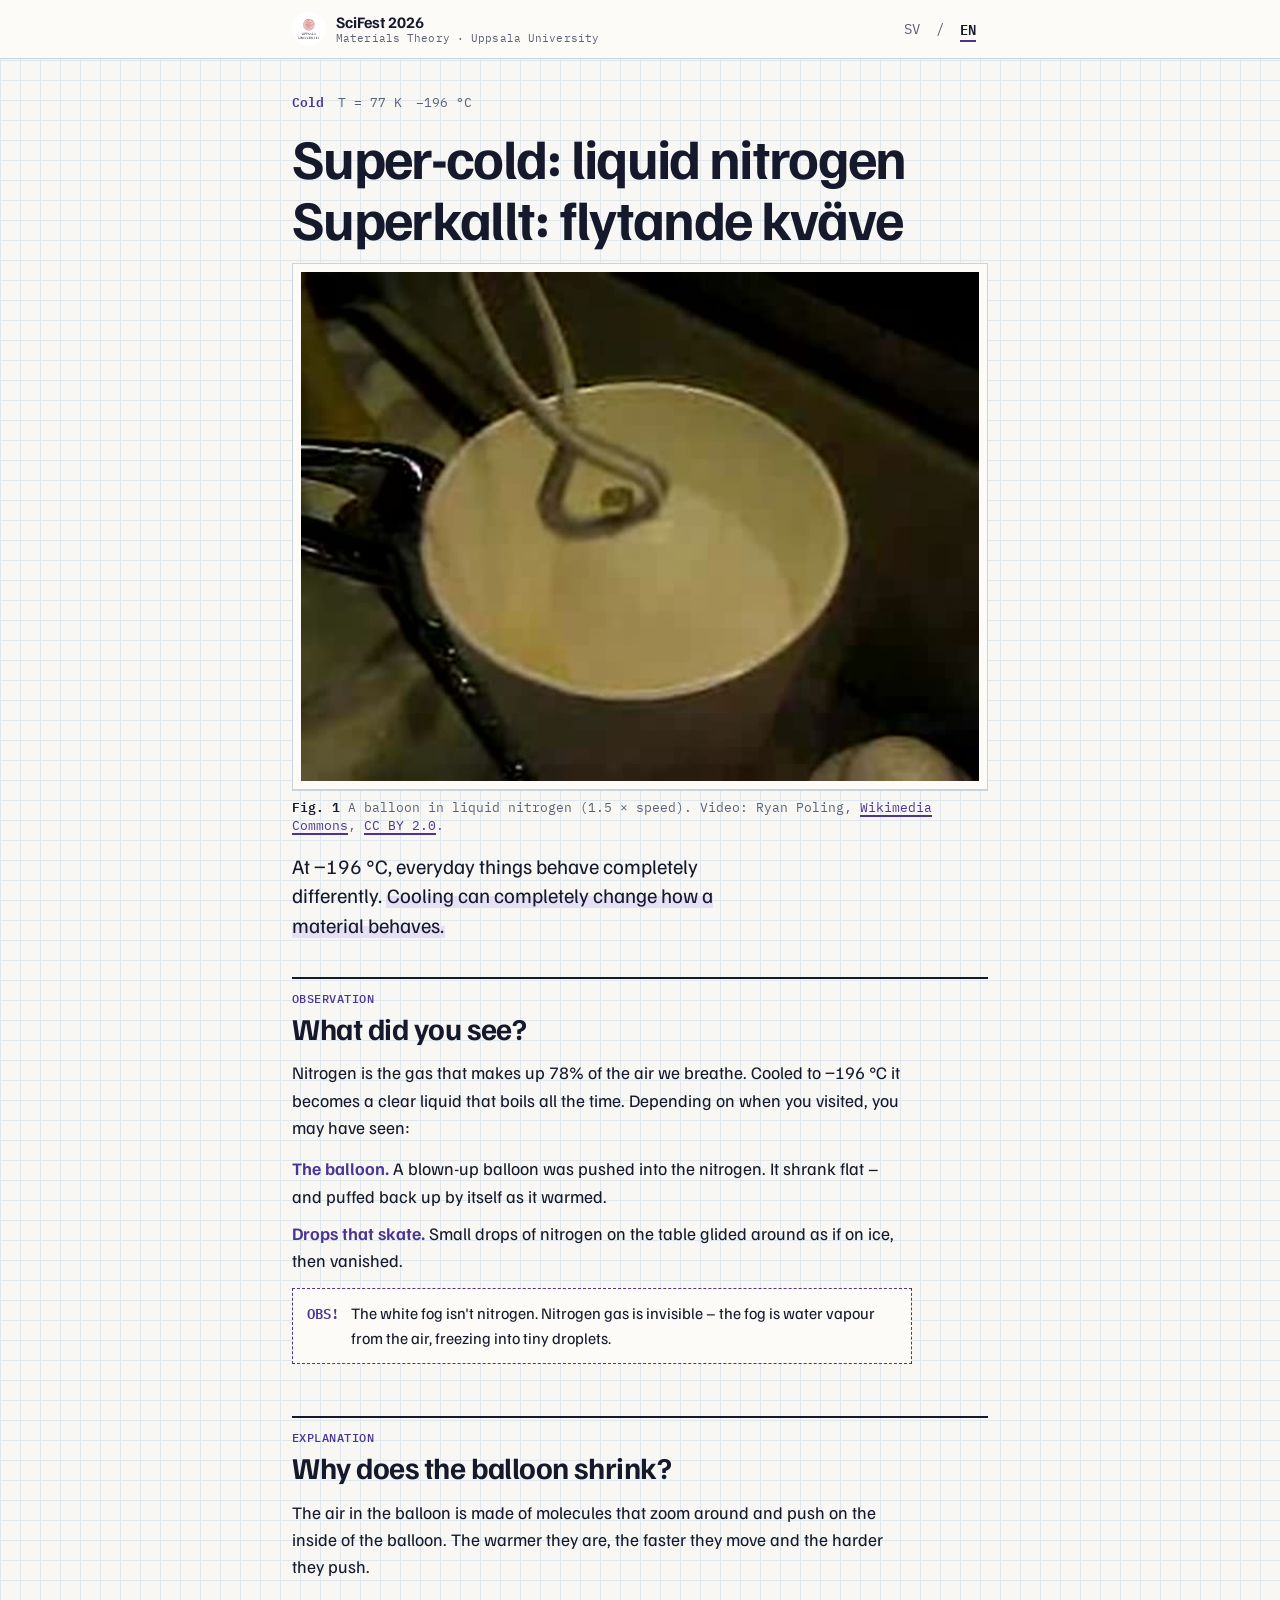
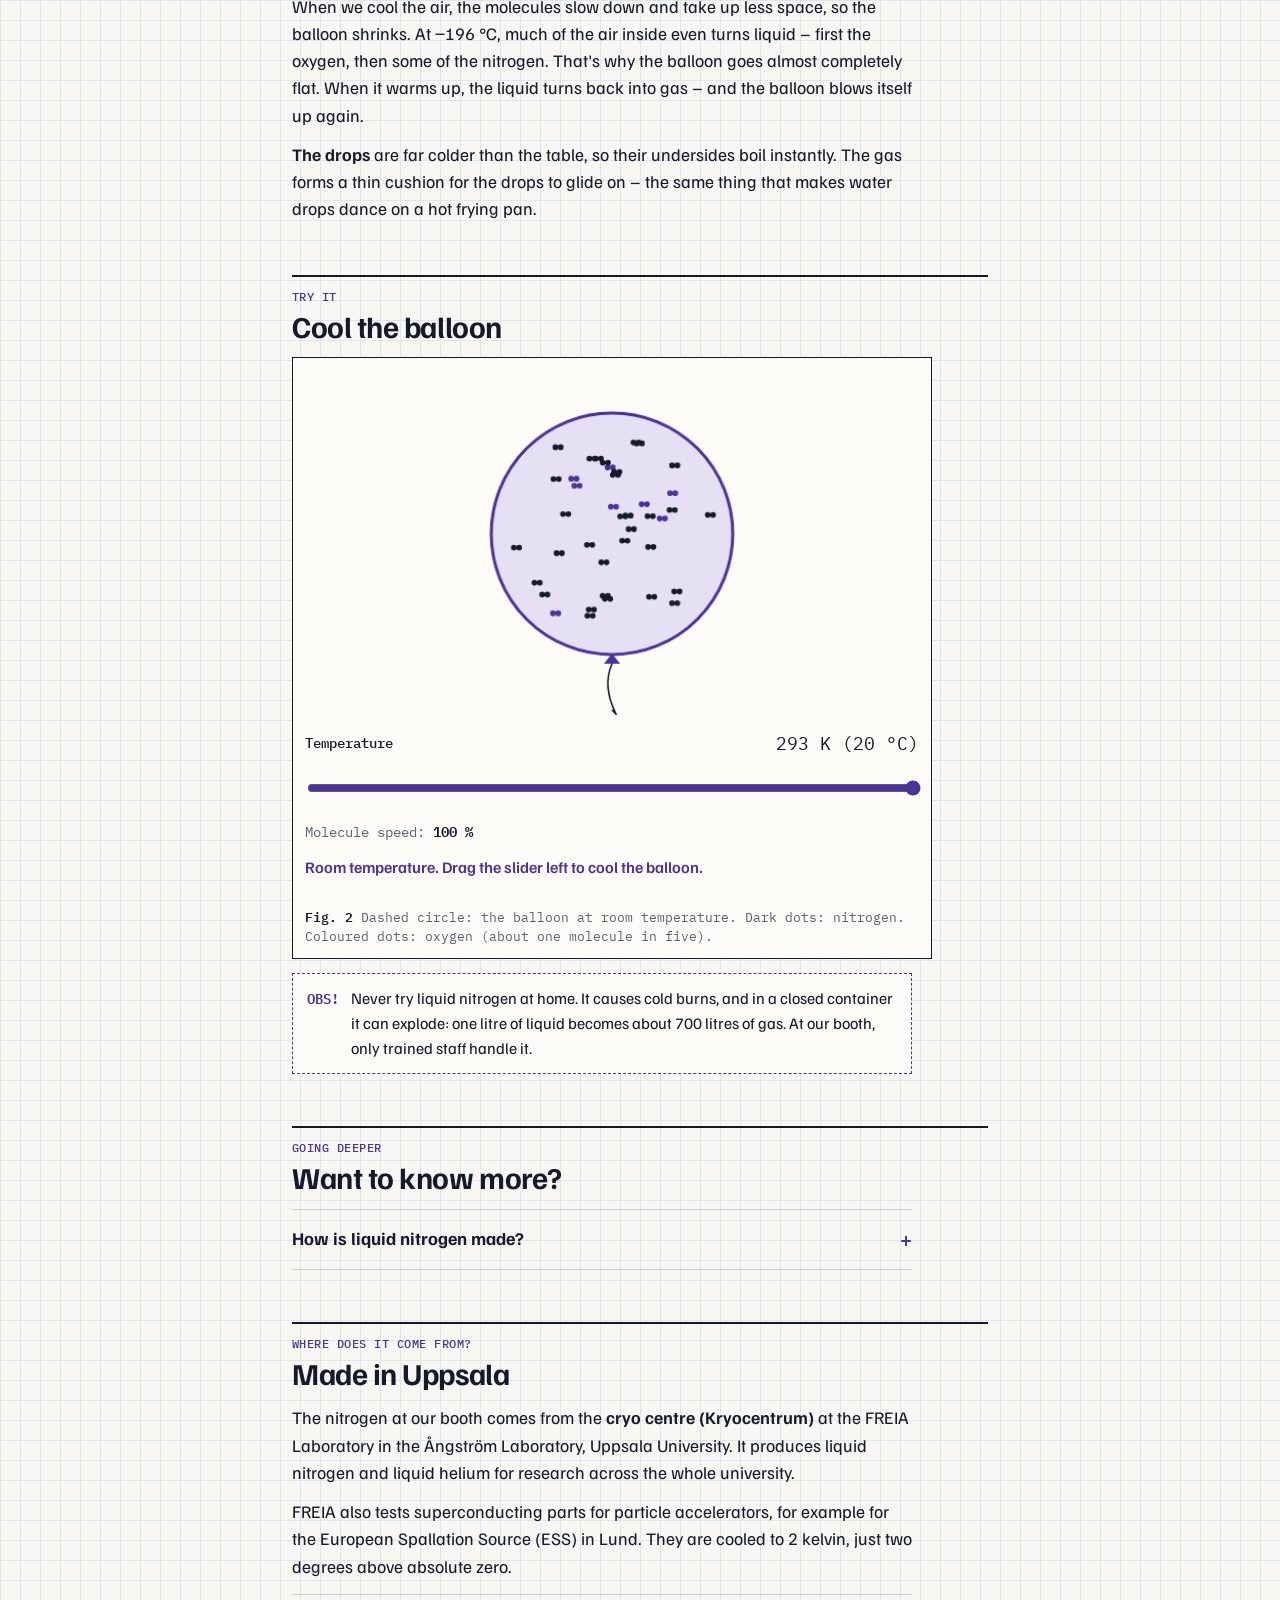
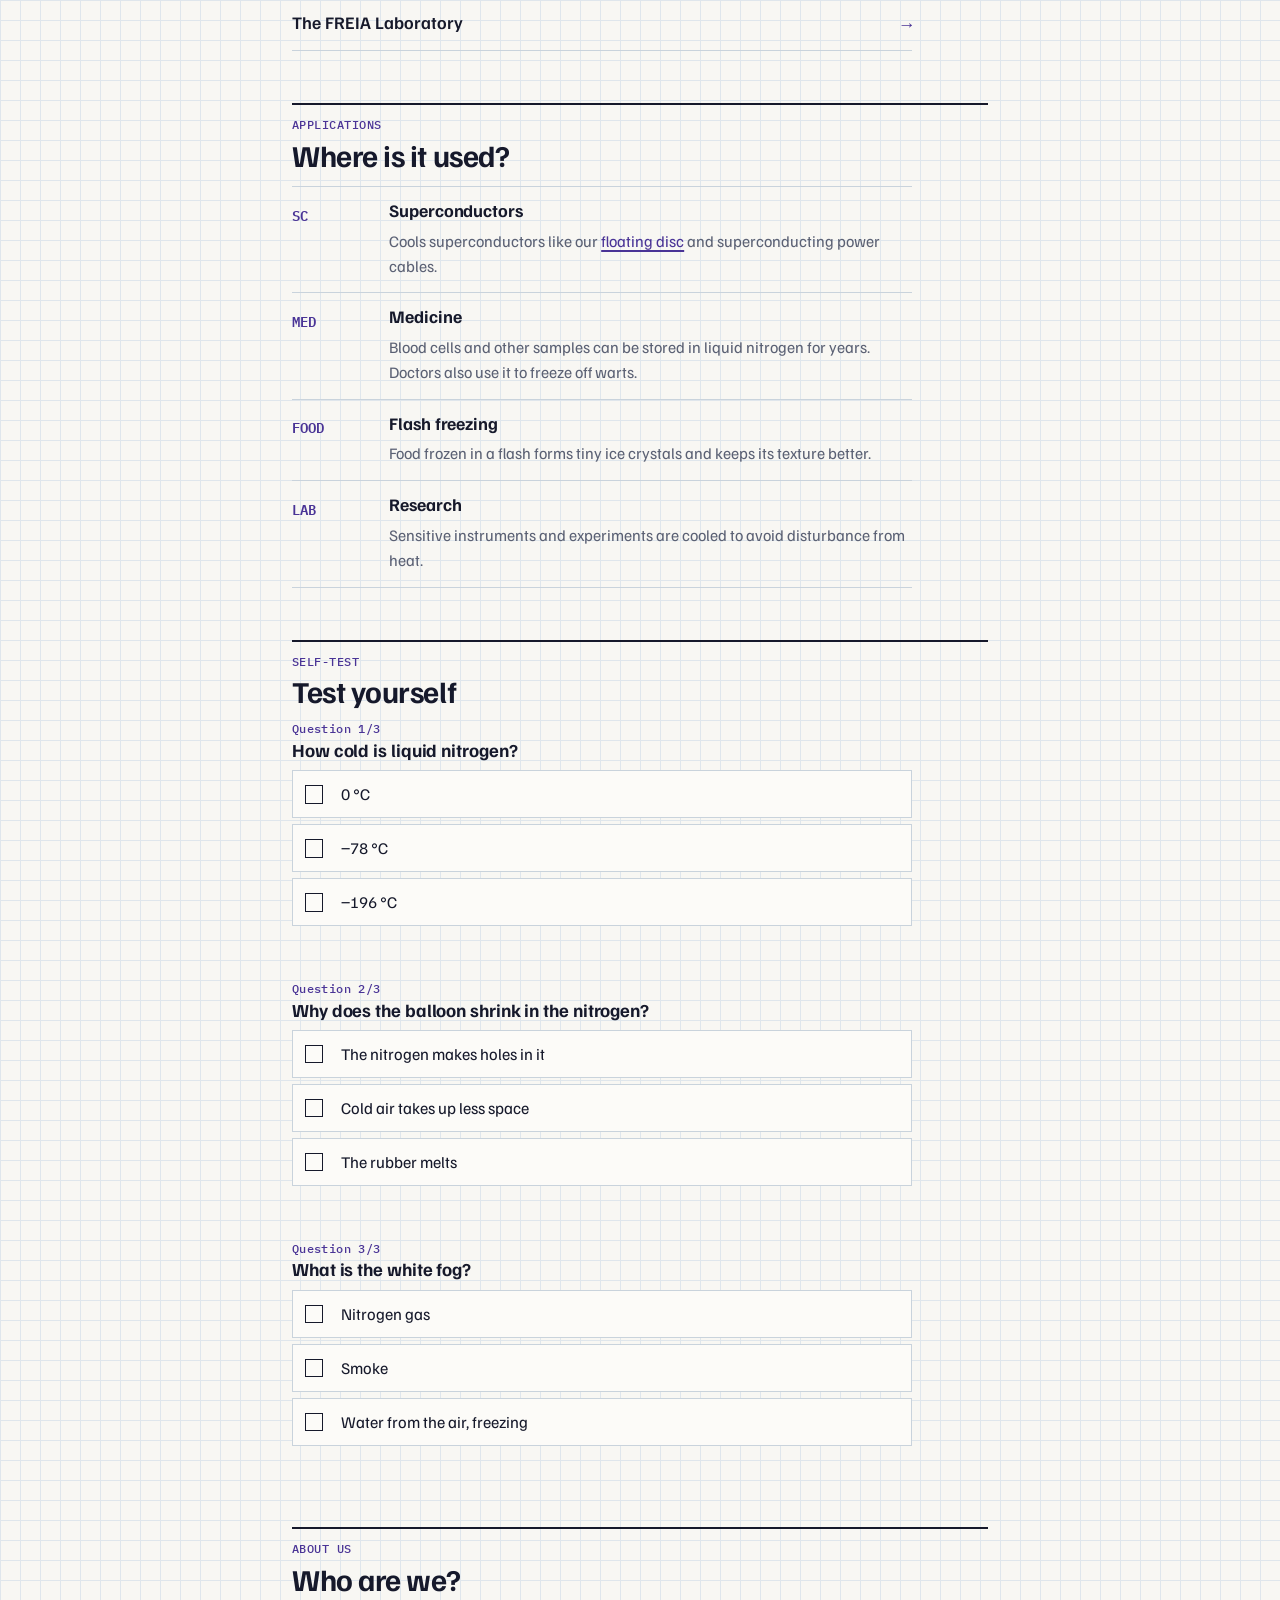
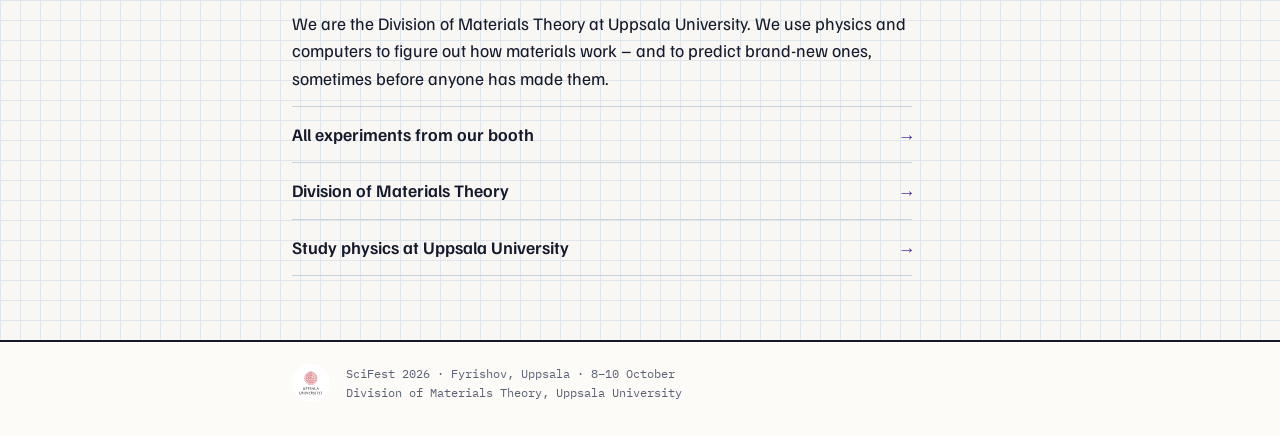
<file: liquid-nitrogen.html>
<!doctype html>
<html lang="sv">
<head>
<meta charset="utf-8">
<meta name="viewport" content="width=device-width, initial-scale=1, viewport-fit=cover">
<title>Superkallt: flytande kväve · Super-cold: liquid nitrogen</title>
<meta name="description" content="Vad händer med en ballong vid −196 °C? / What happens to a balloon at −196 °C? SciFest 2026, Uppsala universitet.">
<meta name="theme-color" content="#F8F7F3" media="(prefers-color-scheme: light)">
<meta name="theme-color" content="#13151C" media="(prefers-color-scheme: dark)">
<link rel="icon" href="assets/uu_logo.svg" type="image/svg+xml">
<link rel="preload" href="assets/fonts/familjen-grotesk-400-700-latin.woff2" as="font" type="font/woff2" crossorigin>
<link rel="preload" href="assets/fonts/ibm-plex-mono-400-latin.woff2" as="font" type="font/woff2" crossorigin>
<link rel="stylesheet" href="assets/site.css">
</head>
<body>
<!--PAGE-START-->
<script>
/* Pick the language before the page paints: saved choice, else the phone's language, else Swedish. */
(function () {
  var r = document.documentElement, l = null;
  try { l = localStorage.getItem('scifest-lang'); } catch (e) {}
  if (l !== 'sv' && l !== 'en') {
    var ls = navigator.languages || [navigator.language || ''];
    l = 'sv';
    for (var i = 0; i < ls.length; i++) {
      if (/^sv/i.test(ls[i])) { l = 'sv'; break; }
      if (/^en/i.test(ls[i])) { l = 'en'; break; }
    }
  }
  r.setAttribute('data-show', l); r.lang = l;
})();
</script>

<div class="page" data-station="1"
     data-title-en="Super-cold: liquid nitrogen · SciFest 2026"
     data-title-sv="Superkallt: flytande kväve · SciFest 2026">

  <header class="topbar">
    <div class="wrap">
      <a class="brand" href="./">
        <img src="assets/uu_logo.svg" alt="Uppsala universitet / Uppsala University" width="34" height="34">
        <span>SciFest 2026
          <small lang="sv">Materialteori · Uppsala universitet</small>
          <small lang="en">Materials Theory · Uppsala University</small>
        </span>
      </a>
      <div class="langswitch" role="group" aria-label="Språk / Language">
        <button type="button" class="both" lang="sv" data-set-lang="sv" aria-label="Svenska" aria-pressed="false">SV</button>
        <span class="sep" aria-hidden="true">/</span>
        <button type="button" class="both" lang="en" data-set-lang="en" aria-label="English" aria-pressed="false">EN</button>
      </div>
    </div>
  </header>

  <div class="wrap">
    <div class="entry">
      <p class="meta">
        <span lang="sv"><b>Kallt</b></span><span lang="en"><b>Cold</b></span>
        <span>T = 77 K</span>
        <span>−196 °C</span>
      </p>
      <h1 class="title">
        <span class="both" lang="sv">Superkallt: flytande kväve</span>
        <span class="both" lang="en">Super-cold: liquid nitrogen</span>
      </h1>
      <figure class="fig">
        <div class="print">
          <video autoplay muted loop playsinline preload="auto" poster="assets/media/liquid-nitrogen-poster.jpg"
                 aria-label="En uppblåst ballong trycks ner i flytande kväve och krymper. / A blown-up balloon is pushed into liquid nitrogen and shrinks.">
            <source src="assets/media/liquid-nitrogen.mp4" type="video/mp4">
          </video>
        </div>
        <figcaption>
          <span lang="sv"><b>Fig. 1</b> En ballong i flytande kväve (1,5 × fart). Video: Ryan Poling, <a href="https://commons.wikimedia.org/wiki/File:Nitrogen.ogv">Wikimedia Commons</a>, <a href="https://creativecommons.org/licenses/by/2.0/">CC BY 2.0</a>.</span>
          <span lang="en"><b>Fig. 1</b> A balloon in liquid nitrogen (1.5 × speed). Video: Ryan Poling, <a href="https://commons.wikimedia.org/wiki/File:Nitrogen.ogv">Wikimedia Commons</a>, <a href="https://creativecommons.org/licenses/by/2.0/">CC BY 2.0</a>.</span>
        </figcaption>
      </figure>
      <p class="lead">
        <span lang="sv">Vid −196 °C beter sig vanliga saker helt annorlunda. <mark>Nedkylning kan helt förändra hur ett material beter sig.</mark></span>
        <span lang="en">At −196 °C, everyday things behave completely differently. <mark>Cooling can completely change how a material behaves.</mark></span>
      </p>
    </div>

    <main>
      <!-- Observation -->
      <section aria-labelledby="h-saw">
        <div class="sec-head">
          <p class="sec-label"><span lang="sv">Observation</span><span lang="en">Observation</span></p>
          <h2 id="h-saw"><span lang="sv">Vad såg du?</span><span lang="en">What did you see?</span></h2>
        </div>
        <div class="prose">
          <p lang="sv">Kväve är gasen som utgör 78 % av luften vi andas. Kyls den ner till −196 °C blir den en klar vätska som kokar hela tiden. Beroende på när du besökte oss kan du ha sett:</p>
          <p lang="en">Nitrogen is the gas that makes up 78% of the air we breathe. Cooled to −196 °C it becomes a clear liquid that boils all the time. Depending on when you visited, you may have seen:</p>
        </div>
        <div class="saw">
          <p lang="sv"><b>Ballongen.</b> En uppblåst ballong trycktes ner i kvävet. Den krympte ihop helt – och blåste upp sig själv igen när den blev varm.</p>
          <p lang="en"><b>The balloon.</b> A blown-up balloon was pushed into the nitrogen. It shrank flat – and puffed back up by itself as it warmed.</p>
          <p lang="sv"><b>Droppar som åker skridskor.</b> Små droppar kväve på bordet gled runt som på is och försvann.</p>
          <p lang="en"><b>Drops that skate.</b> Small drops of nitrogen on the table glided around as if on ice, then vanished.</p>
        </div>
        <aside class="obs">
          <span class="tag">OBS!</span>
          <p lang="sv">Den vita dimman är inte kväve. Kvävgas är osynlig – dimman är vattenånga från luften som fryser till små droppar.</p>
          <p lang="en">The white fog isn't nitrogen. Nitrogen gas is invisible – the fog is water vapour from the air, freezing into tiny droplets.</p>
        </aside>
      </section>

      <!-- Explanation -->
      <section aria-labelledby="h-why">
        <div class="sec-head">
          <p class="sec-label"><span lang="sv">Förklaring</span><span lang="en">Explanation</span></p>
          <h2 id="h-why"><span lang="sv">Varför krymper ballongen?</span><span lang="en">Why does the balloon shrink?</span></h2>
        </div>
        <div class="prose">
          <p lang="sv">Luften i ballongen består av molekyler som susar runt och knuffar på ballongens insida. Ju varmare, desto snabbare rör de sig och desto hårdare knuffar de.</p>
          <p lang="en">The air in the balloon is made of molecules that zoom around and push on the inside of the balloon. The warmer they are, the faster they move and the harder they push.</p>
          <p lang="sv">När vi kyler luften går molekylerna långsammare och tar mindre plats, så ballongen krymper. Så kallt som −196 °C blir dessutom mycket av luften inuti flytande – syret först, och sedan en del av kvävet. Då blir ballongen nästan helt platt. När den värms igen blir vätskan gas igen – och ballongen blåser upp sig själv.</p>
          <p lang="en">When we cool the air, the molecules slow down and take up less space, so the balloon shrinks. At −196 °C, much of the air inside even turns liquid – first the oxygen, then some of the nitrogen. That's why the balloon goes almost completely flat. When it warms up, the liquid turns back into gas – and the balloon blows itself up again.</p>
          <p lang="sv"><strong>Dropparna</strong> är mycket kallare än bordet, så deras undersida kokar direkt. Gasen bildar en tunn kudde som dropparna glider på – samma sak som när vattendroppar dansar på en het stekpanna.</p>
          <p lang="en"><strong>The drops</strong> are far colder than the table, so their undersides boil instantly. The gas forms a thin cushion for the drops to glide on – the same thing that makes water drops dance on a hot frying pan.</p>
        </div>
      </section>

      <!-- Try it -->
      <section aria-labelledby="h-try">
        <div class="sec-head">
          <p class="sec-label"><span lang="sv">Testa själv</span><span lang="en">Try it</span></p>
          <h2 id="h-try"><span lang="sv">Kyl ner ballongen</span><span lang="en">Cool the balloon</span></h2>
        </div>
        <div class="lab" data-sim="balloon">
          <canvas width="600" height="340" role="img" aria-label="Ballong med luftmolekyler. Storleken följer temperaturen. / A balloon with air molecules. Its size follows the temperature."></canvas>
          <div class="controls-row">
            <label for="temp"><span lang="sv">Temperatur</span><span lang="en">Temperature</span></label>
            <span class="mono" data-out="T"></span>
            <input id="temp" type="range" min="77" max="293" step="1" value="293">
          </div>
          <div class="readouts">
            <span><span lang="sv">Molekylernas fart</span><span lang="en">Molecule speed</span>: <b data-out="S"></b></span>
          </div>
          <p class="status" data-out="status" aria-live="polite"></p>
          <p class="caption">
            <span lang="sv"><b>Fig. 2</b> Streckad cirkel: ballongen vid rumstemperatur. Svarta prickar: kväve. Färgade prickar: syre (ungefär var femte molekyl).</span>
            <span lang="en"><b>Fig. 2</b> Dashed circle: the balloon at room temperature. Dark dots: nitrogen. Coloured dots: oxygen (about one molecule in five).</span>
          </p>
        </div>
        <aside class="obs">
          <span class="tag">OBS!</span>
          <p lang="sv">Prova aldrig flytande kväve hemma. Det ger köldskador, och i en stängd behållare kan det explodera: en liter vätska blir ungefär 700 liter gas. I vår monter hanteras det bara av utbildad personal.</p>
          <p lang="en">Never try liquid nitrogen at home. It causes cold burns, and in a closed container it can explode: one litre of liquid becomes about 700 litres of gas. At our booth, only trained staff handle it.</p>
        </aside>
      </section>

      <!-- Going deeper -->
      <section aria-labelledby="h-more">
        <div class="sec-head">
          <p class="sec-label"><span lang="sv">Fördjupning</span><span lang="en">Going deeper</span></p>
          <h2 id="h-more"><span lang="sv">Vill du veta mer?</span><span lang="en">Want to know more?</span></h2>
        </div>
        <div class="more">
          <details>
            <summary><span><span lang="sv">Hur tillverkas flytande kväve?</span><span lang="en">How is liquid nitrogen made?</span></span></summary>
            <div class="body">
              <p lang="sv">Man tar vanlig luft, trycker ihop den och kyler den tills den blir flytande. Sedan skiljer man kvävet från syret, eftersom de kokar vid olika temperaturer: kväve vid −196 °C och syre vid −183 °C. Carl von Linde började göra det i stor skala runt år 1900.</p>
              <p lang="en">You take ordinary air, squeeze it and cool it until it turns liquid. Then you separate the nitrogen from the oxygen, because they boil at different temperatures: nitrogen at −196 °C and oxygen at −183 °C. Carl von Linde started doing this on a large scale around 1900.</p>
            </div>
          </details>
        </div>
      </section>

      <!-- Made in Uppsala -->
      <section aria-labelledby="h-freia">
        <div class="sec-head">
          <p class="sec-label"><span lang="sv">Var kommer kvävet ifrån?</span><span lang="en">Where does it come from?</span></p>
          <h2 id="h-freia"><span lang="sv">Tillverkat i Uppsala</span><span lang="en">Made in Uppsala</span></h2>
        </div>
        <div class="prose">
          <p lang="sv">Kvävet i vår monter kommer från <strong>Kryocentrum</strong> på FREIA-laboratoriet i Ångströmlaboratoriet, Uppsala universitet. Där tillverkas flytande kväve och flytande helium till forskningen på hela universitetet.</p>
          <p lang="en">The nitrogen at our booth comes from the <strong>cryo centre (Kryocentrum)</strong> at the FREIA Laboratory in the Ångström Laboratory, Uppsala University. It produces liquid nitrogen and liquid helium for research across the whole university.</p>
          <p lang="sv">FREIA testar också supraledande delar till partikelacceleratorer, till exempel till European Spallation Source (ESS) i Lund. De kyls ner till 2 kelvin, bara två grader över absoluta nollpunkten.</p>
          <p lang="en">FREIA also tests superconducting parts for particle accelerators, for example for the European Spallation Source (ESS) in Lund. They are cooled to 2 kelvin, just two degrees above absolute zero.</p>
        </div>
        <nav class="links" aria-label="FREIA">
          <a href="https://www.uu.se/institution/fysik-och-astronomi/infrastruktur/freia-laboratoriet" lang="sv">FREIA-laboratoriet</a>
          <a href="https://www.uu.se/en/department/physics-and-astronomy/infrastructure/freia-laboratory" lang="en">The FREIA Laboratory</a>
        </nav>
      </section>

      <!-- Applications -->
      <section aria-labelledby="h-uses">
        <div class="sec-head">
          <p class="sec-label"><span lang="sv">Tillämpningar</span><span lang="en">Applications</span></p>
          <h2 id="h-uses"><span lang="sv">Var används det?</span><span lang="en">Where is it used?</span></h2>
        </div>
        <div class="uses">
          <div class="use">
            <span class="code"><span lang="sv">SUPRA</span><span lang="en">SC</span></span>
            <h3><span lang="sv">Supraledare</span><span lang="en">Superconductors</span></h3>
            <p lang="sv">Kyler supraledare som vår <a href="superconductor.html">svävande skiva</a> och supraledande elkablar.</p>
            <p lang="en">Cools superconductors like our <a href="superconductor.html">floating disc</a> and superconducting power cables.</p>
          </div>
          <div class="use">
            <span class="code"><span lang="sv">VÅRD</span><span lang="en">MED</span></span>
            <h3><span lang="sv">Sjukvård</span><span lang="en">Medicine</span></h3>
            <p lang="sv">Blodceller och andra prover kan förvaras i flytande kväve i många år. Läkare fryser också bort vårtor med det.</p>
            <p lang="en">Blood cells and other samples can be stored in liquid nitrogen for years. Doctors also use it to freeze off warts.</p>
          </div>
          <div class="use">
            <span class="code"><span lang="sv">MAT</span><span lang="en">FOOD</span></span>
            <h3><span lang="sv">Snabbfrysning</span><span lang="en">Flash freezing</span></h3>
            <p lang="sv">Mat som fryses blixtsnabbt får små iskristaller och behåller sin konsistens bättre.</p>
            <p lang="en">Food frozen in a flash forms tiny ice crystals and keeps its texture better.</p>
          </div>
          <div class="use">
            <span class="code">LAB</span>
            <h3><span lang="sv">Forskning</span><span lang="en">Research</span></h3>
            <p lang="sv">Känsliga mätinstrument och experiment kyls för att slippa störningar från värme.</p>
            <p lang="en">Sensitive instruments and experiments are cooled to avoid disturbance from heat.</p>
          </div>
        </div>
      </section>

      <!-- Self-test -->
      <section aria-labelledby="h-quiz">
        <div class="sec-head">
          <p class="sec-label"><span lang="sv">Självtest</span><span lang="en">Self-test</span></p>
          <h2 id="h-quiz"><span lang="sv">Testa dig själv</span><span lang="en">Test yourself</span></h2>
        </div>
        <div class="quiz">
          <div class="q">
            <h3><span class="num"><span lang="sv">Fråga 1/3</span><span lang="en">Question 1/3</span></span>
              <span><span lang="sv">Hur kallt är flytande kväve?</span><span lang="en">How cold is liquid nitrogen?</span></span></h3>
            <div class="options">
              <button type="button"><span><span lang="sv">0 °C</span><span lang="en">0 °C</span></span></button>
              <button type="button"><span><span lang="sv">−78 °C</span><span lang="en">−78 °C</span></span></button>
              <button type="button" data-correct><span><span lang="sv">−196 °C</span><span lang="en">−196 °C</span></span></button>
            </div>
            <p class="feedback" aria-live="polite"></p>
            <div class="fb-right" hidden><span lang="sv">Rätt! Det är 77 kelvin. (−78 °C är torris.)</span><span lang="en">Right! That's 77 kelvin. (−78 °C is dry ice.)</span></div>
            <div class="fb-wrong" hidden><span lang="sv">Inte riktigt – försök igen.</span><span lang="en">Not quite – try again.</span></div>
          </div>
          <div class="q">
            <h3><span class="num"><span lang="sv">Fråga 2/3</span><span lang="en">Question 2/3</span></span>
              <span><span lang="sv">Varför krymper ballongen i kvävet?</span><span lang="en">Why does the balloon shrink in the nitrogen?</span></span></h3>
            <div class="options">
              <button type="button"><span><span lang="sv">Kvävet gör hål i den</span><span lang="en">The nitrogen makes holes in it</span></span></button>
              <button type="button" data-correct><span><span lang="sv">Kall luft tar mindre plats</span><span lang="en">Cold air takes up less space</span></span></button>
              <button type="button"><span><span lang="sv">Gummit smälter</span><span lang="en">The rubber melts</span></span></button>
            </div>
            <p class="feedback" aria-live="polite"></p>
            <div class="fb-right" hidden><span lang="sv">Rätt! Molekylerna går långsammare och knuffar mindre.</span><span lang="en">Right! The molecules slow down and push less.</span></div>
            <div class="fb-wrong" hidden><span lang="sv">Inte riktigt – försök igen.</span><span lang="en">Not quite – try again.</span></div>
          </div>
          <div class="q">
            <h3><span class="num"><span lang="sv">Fråga 3/3</span><span lang="en">Question 3/3</span></span>
              <span><span lang="sv">Vad är den vita dimman?</span><span lang="en">What is the white fog?</span></span></h3>
            <div class="options">
              <button type="button"><span><span lang="sv">Kvävgas</span><span lang="en">Nitrogen gas</span></span></button>
              <button type="button"><span><span lang="sv">Rök</span><span lang="en">Smoke</span></span></button>
              <button type="button" data-correct><span><span lang="sv">Vatten från luften som fryser</span><span lang="en">Water from the air, freezing</span></span></button>
            </div>
            <p class="feedback" aria-live="polite"></p>
            <div class="fb-right" hidden><span lang="sv">Rätt! Kvävgas är osynlig.</span><span lang="en">Right! Nitrogen gas is invisible.</span></div>
            <div class="fb-wrong" hidden><span lang="sv">Inte riktigt – försök igen.</span><span lang="en">Not quite – try again.</span></div>
          </div>
        </div>
      </section>

      <!-- About us -->
      <section aria-labelledby="h-us">
        <div class="sec-head">
          <p class="sec-label"><span lang="sv">Om oss</span><span lang="en">About us</span></p>
          <h2 id="h-us"><span lang="sv">Vilka är vi?</span><span lang="en">Who are we?</span></h2>
        </div>
        <div class="prose">
          <p lang="sv">Vi är avdelningen för materialteori vid Uppsala universitet. Vi använder fysik och datorer för att förstå hur material fungerar – och för att förutsäga helt nya material, ibland innan någon har tillverkat dem.</p>
          <p lang="en">We are the Division of Materials Theory at Uppsala University. We use physics and computers to figure out how materials work – and to predict brand-new ones, sometimes before anyone has made them.</p>
        </div>
        <nav class="links" aria-label="Länkar / Links">
          <a href="./" lang="sv">Alla försök från vår monter</a>
          <a href="./" lang="en">All experiments from our booth</a>
          <a href="https://www.uu.se/institution/fysik-och-astronomi/forskning/materialteori" lang="sv">Avdelningen för materialteori</a>
          <a href="https://www.uu.se/en/department/physics-and-astronomy/research/materials-theory" lang="en">Division of Materials Theory</a>
          <a href="https://www.uu.se/institution/fysik-och-astronomi/utbildning" lang="sv">Studera fysik vid Uppsala universitet</a>
          <a href="https://www.uu.se/en/department/physics-and-astronomy/education" lang="en">Study physics at Uppsala University</a>
        </nav>
      </section>
    </main>
  </div>

  <footer>
    <div class="wrap">
      <img src="assets/uu_logo.svg" alt="" width="38" height="38">
      <div>
        <div lang="sv">SciFest 2026 · Fyrishov, Uppsala · 8–10 oktober</div>
        <div lang="en">SciFest 2026 · Fyrishov, Uppsala · 8–10 October</div>
        <div lang="sv">Avdelningen för materialteori, Uppsala universitet</div>
        <div lang="en">Division of Materials Theory, Uppsala University</div>
      </div>
    </div>
  </footer>
</div>

<script src="assets/site.js"></script>
<script src="assets/sims.js"></script>
<!--PAGE-END-->
</body>
</html>
</file>
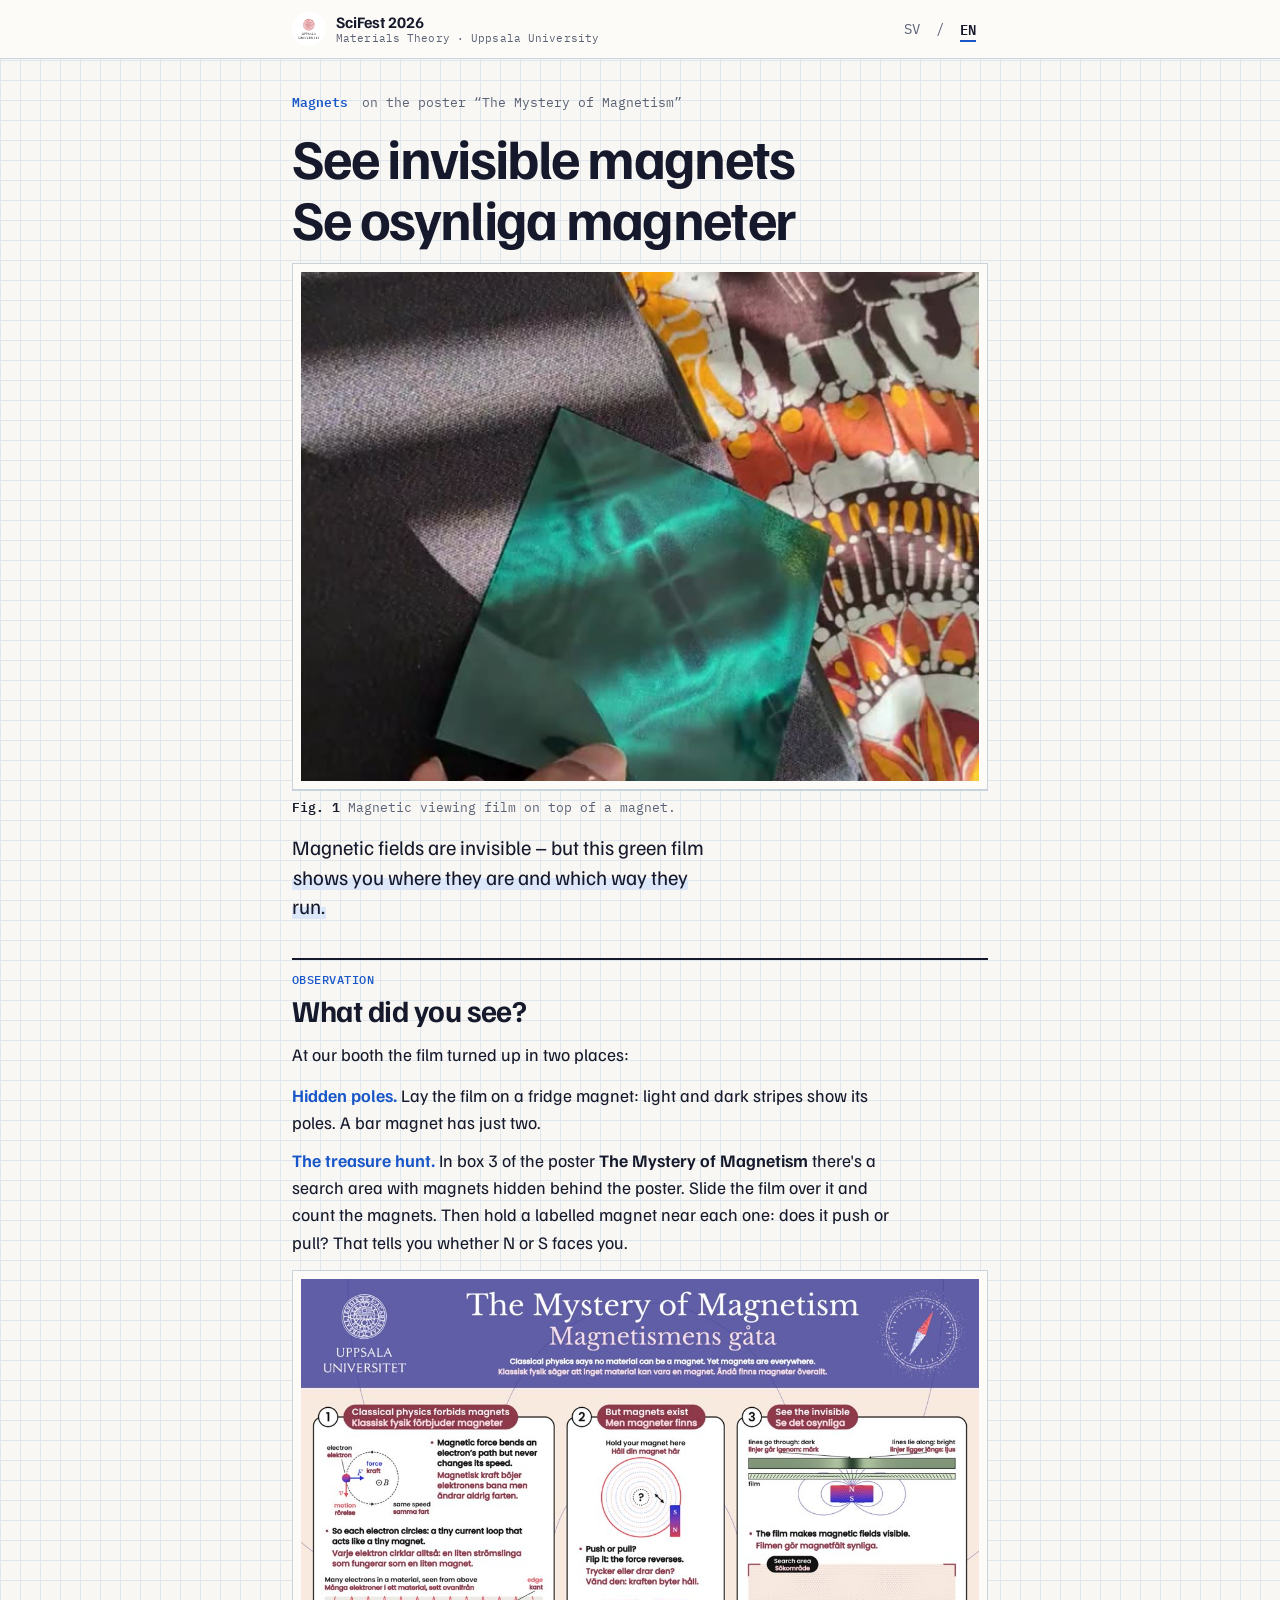
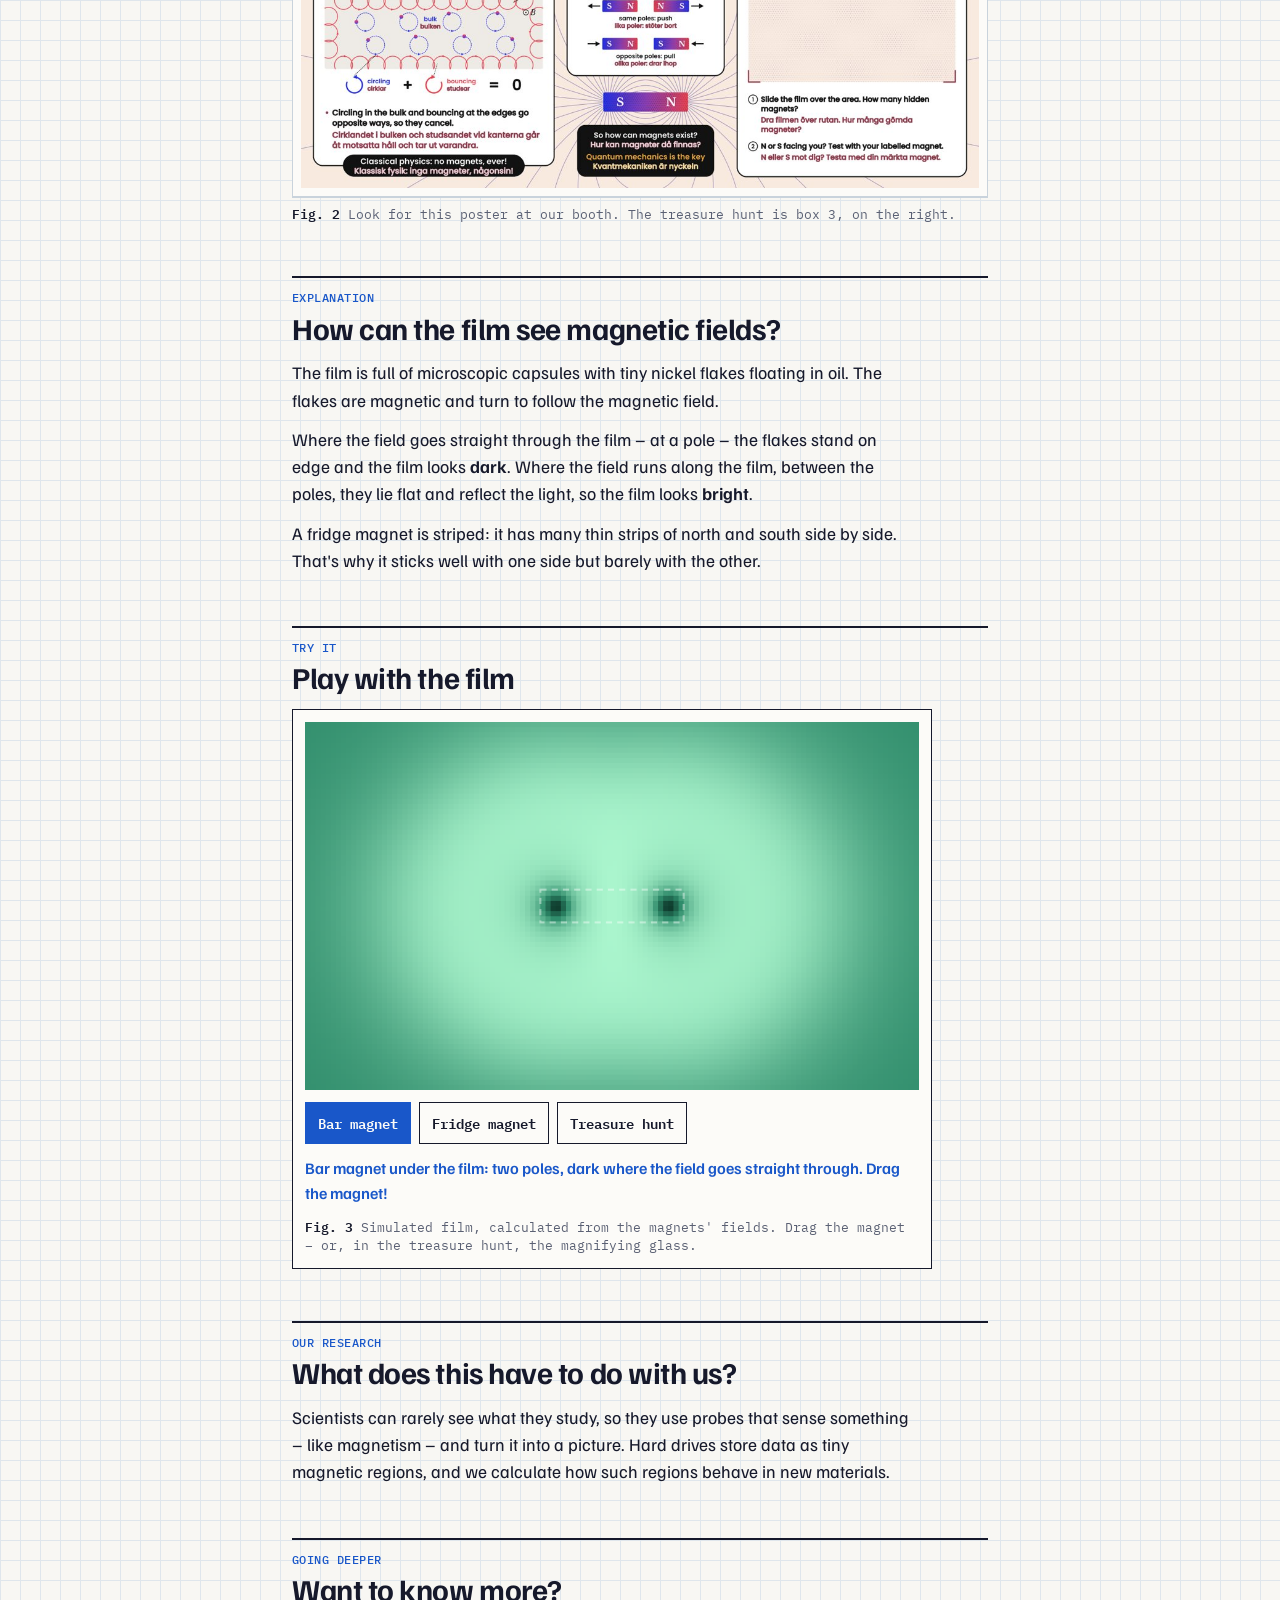
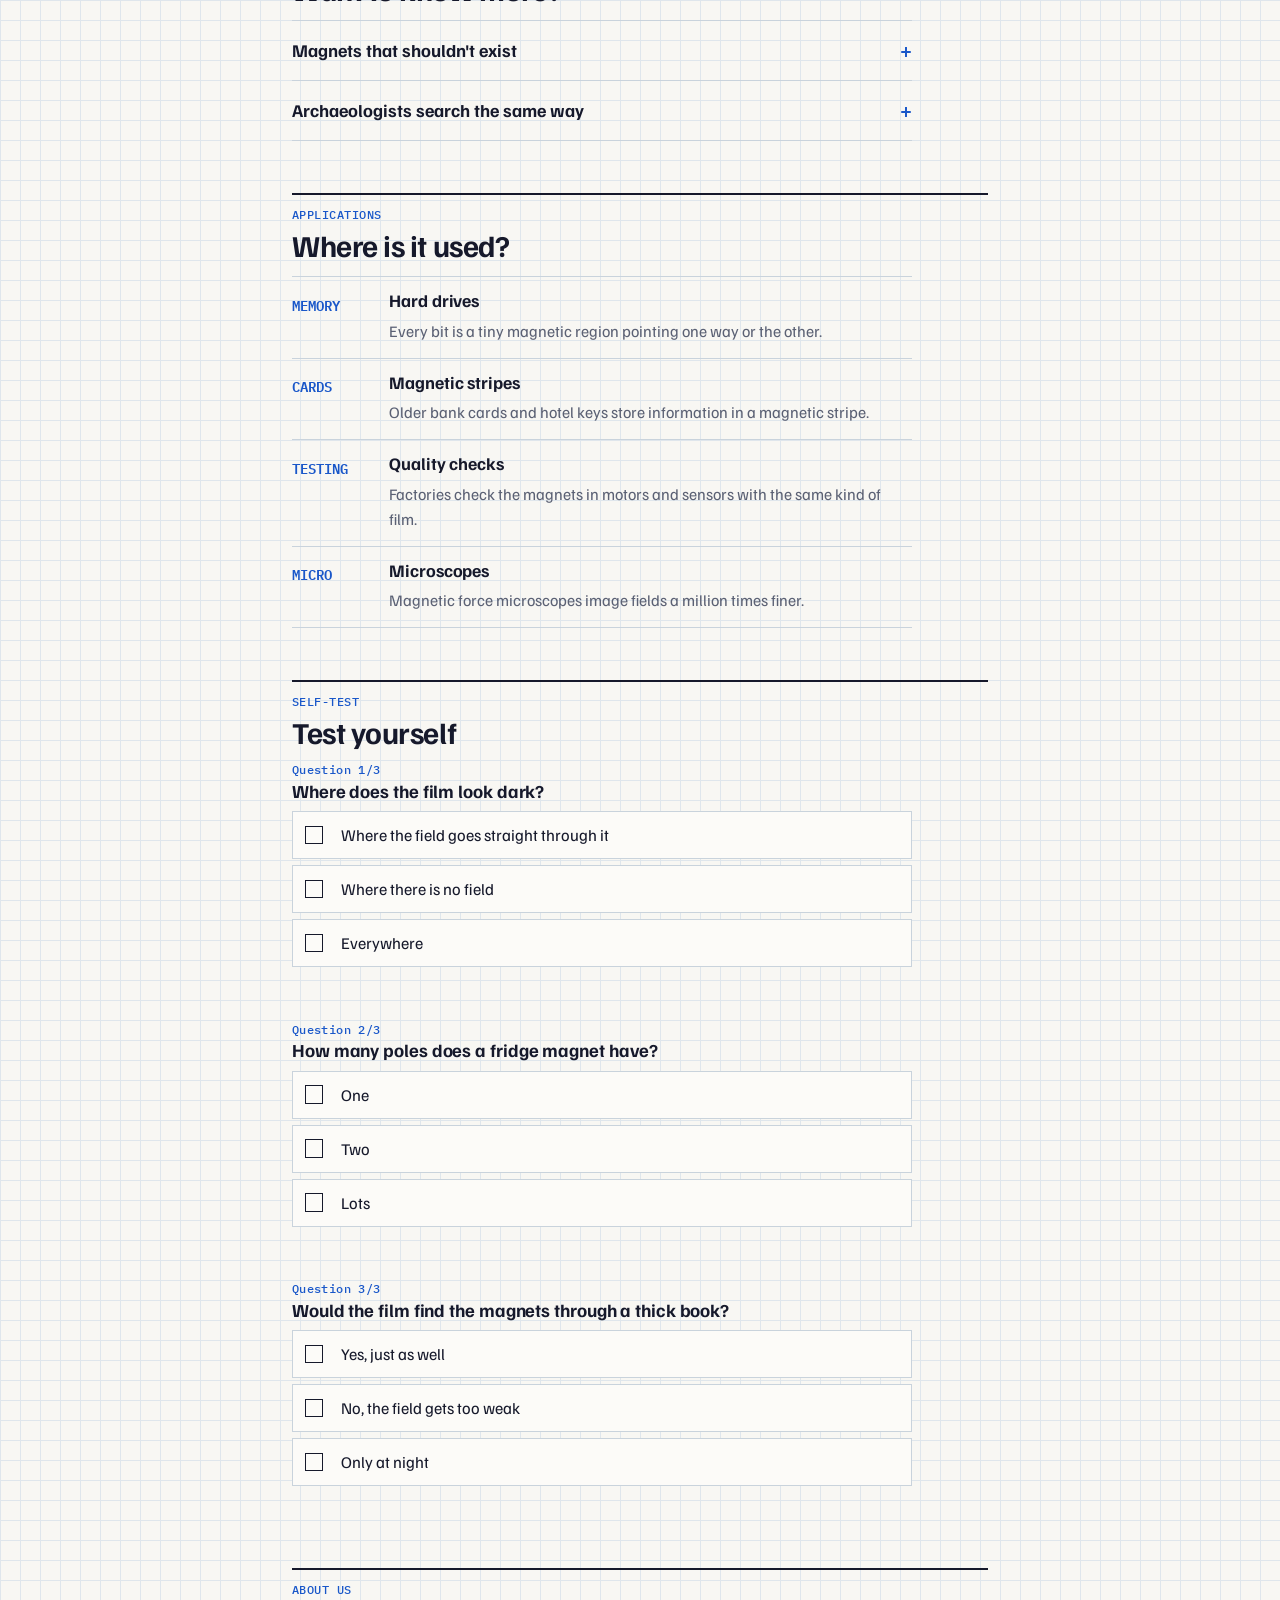
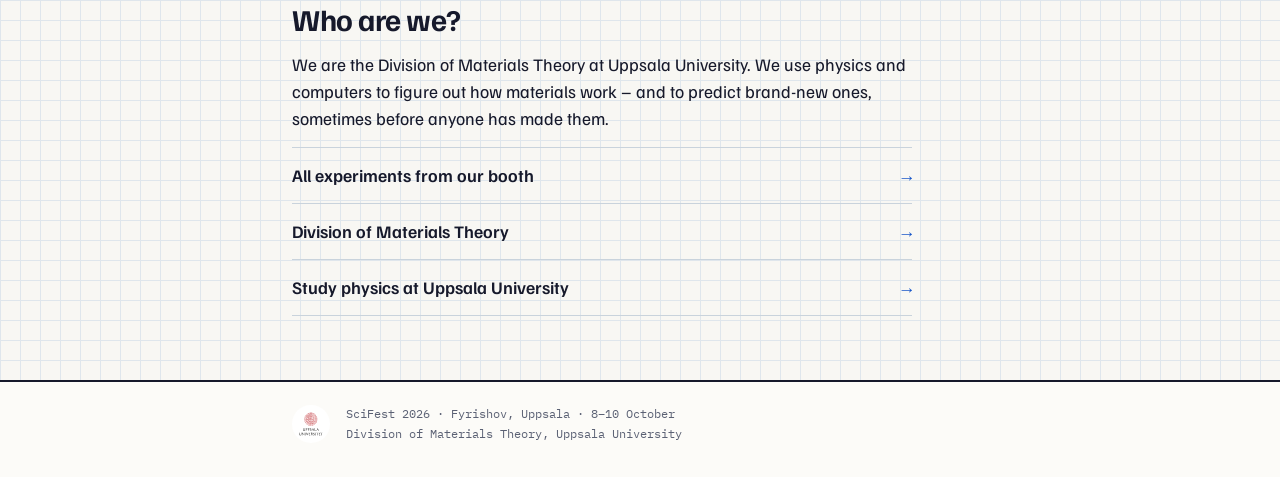
<file: magnetic-film.html>
<!doctype html>
<html lang="sv">
<head>
<meta charset="utf-8">
<meta name="viewport" content="width=device-width, initial-scale=1, viewport-fit=cover">
<title>Se osynliga magneter · See invisible magnets</title>
<meta name="description" content="Kan du se ett magnetfält? Och var gömmer sig magneterna? / Can you see a magnetic field? And where are the magnets hiding? SciFest 2026, Uppsala universitet.">
<meta name="theme-color" content="#F8F7F3" media="(prefers-color-scheme: light)">
<meta name="theme-color" content="#13151C" media="(prefers-color-scheme: dark)">
<link rel="icon" href="assets/uu_logo.svg" type="image/svg+xml">
<link rel="preload" href="assets/fonts/familjen-grotesk-400-700-latin.woff2" as="font" type="font/woff2" crossorigin>
<link rel="preload" href="assets/fonts/ibm-plex-mono-400-latin.woff2" as="font" type="font/woff2" crossorigin>
<link rel="stylesheet" href="assets/site.css">
</head>
<body>
<!--PAGE-START-->
<script>
/* Pick the language before the page paints: saved choice, else the phone's language, else Swedish. */
(function () {
  var r = document.documentElement, l = null;
  try { l = localStorage.getItem('scifest-lang'); } catch (e) {}
  if (l !== 'sv' && l !== 'en') {
    var ls = navigator.languages || [navigator.language || ''];
    l = 'sv';
    for (var i = 0; i < ls.length; i++) {
      if (/^sv/i.test(ls[i])) { l = 'sv'; break; }
      if (/^en/i.test(ls[i])) { l = 'en'; break; }
    }
  }
  r.setAttribute('data-show', l); r.lang = l;
})();
</script>

<div class="page" data-station="2"
     data-title-en="See invisible magnets · SciFest 2026"
     data-title-sv="Se osynliga magneter · SciFest 2026">

  <header class="topbar">
    <div class="wrap">
      <a class="brand" href="./">
        <img src="assets/uu_logo.svg" alt="Uppsala universitet / Uppsala University" width="34" height="34">
        <span>SciFest 2026
          <small lang="sv">Materialteori · Uppsala universitet</small>
          <small lang="en">Materials Theory · Uppsala University</small>
        </span>
      </a>
      <div class="langswitch" role="group" aria-label="Språk / Language">
        <button type="button" class="both" lang="sv" data-set-lang="sv" aria-label="Svenska" aria-pressed="false">SV</button>
        <span class="sep" aria-hidden="true">/</span>
        <button type="button" class="both" lang="en" data-set-lang="en" aria-label="English" aria-pressed="false">EN</button>
      </div>
    </div>
  </header>


  <div class="wrap">
    <div class="entry">
      <p class="meta">
        <span lang="sv"><b>Magneter</b></span><span lang="en"><b>Magnets</b></span>
        <span lang="sv">på affischen ”Magnetismens gåta”</span><span lang="en">on the poster “The Mystery of Magnetism”</span>
      </p>
      <h1 class="title">
        <span class="both" lang="sv">Se osynliga magneter</span>
        <span class="both" lang="en">See invisible magnets</span>
      </h1>
      <figure class="fig">
        <div class="print"><video autoplay muted loop playsinline preload="auto" poster="assets/media/magnetic-film-poster.jpg" aria-label="Grön magnetisk film som visar ränder från en magnet under den. / Green magnetic film showing the stripes of a magnet underneath."><source src="assets/media/magnetic-film.mp4" type="video/mp4"></video></div>
        <figcaption>
          <span lang="sv"><b>Fig. 1</b> Magnetisk visningsfilm ovanpå en magnet.</span>
          <span lang="en"><b>Fig. 1</b> Magnetic viewing film on top of a magnet.</span>
        </figcaption>
      </figure>
      <p class="lead">
        <span lang="sv">Magnetfält är osynliga – men den här gröna filmen <mark>visar var de finns och åt vilket håll de går.</mark></span>
        <span lang="en">Magnetic fields are invisible – but this green film <mark>shows you where they are and which way they run.</mark></span>
      </p>
    </div>

    <main>

      <section aria-labelledby="h-saw">
        <div class="sec-head">
          <p class="sec-label"><span lang="sv">Observation</span><span lang="en">Observation</span></p>
          <h2 id="h-saw"><span lang="sv">Vad såg du?</span><span lang="en">What did you see?</span></h2>
        </div>
        <div class="prose">
          <p lang="sv">I vår monter fanns filmen på två ställen:</p>
          <p lang="en">At our booth the film turned up in two places:</p>
        </div>
        <div class="saw">
          <p lang="sv"><b>Dolda poler.</b> Lägg filmen på en kylskåpsmagnet: ljusa och mörka ränder visar polerna. En stavmagnet har bara två.</p>
          <p lang="en"><b>Hidden poles.</b> Lay the film on a fridge magnet: light and dark stripes show its poles. A bar magnet has just two.</p>
          <p lang="sv"><b>Skattjakten.</b> I ruta 3 på affischen <strong>Magnetismens gåta</strong> finns ett sökområde med magneter gömda bakom affischen. Dra filmen över området och räkna magneterna. Håll sedan en märkt magnet nära: stöter den bort eller drar den? Då vet du om N eller S pekar mot dig.</p>
          <p lang="en"><b>The treasure hunt.</b> In box 3 of the poster <strong>The Mystery of Magnetism</strong> there's a search area with magnets hidden behind the poster. Slide the film over it and count the magnets. Then hold a labelled magnet near each one: does it push or pull? That tells you whether N or S faces you.</p>
        </div>
        <figure class="fig">
        <div class="print"><img src="assets/media/poster-mystery-of-magnetism.jpg" alt="Affischen Magnetismens gåta. / The poster The Mystery of Magnetism." loading="lazy"></div>
        <figcaption>
          <span lang="sv"><b>Fig. 2</b> Leta efter den här affischen i vår monter. Skattjakten är ruta 3 till höger.</span>
          <span lang="en"><b>Fig. 2</b> Look for this poster at our booth. The treasure hunt is box 3, on the right.</span>
        </figcaption>
      </figure>
      </section>

      <section aria-labelledby="h-why">
        <div class="sec-head">
          <p class="sec-label"><span lang="sv">Förklaring</span><span lang="en">Explanation</span></p>
          <h2 id="h-why"><span lang="sv">Hur kan filmen se magnetfält?</span><span lang="en">How can the film see magnetic fields?</span></h2>
        </div>
        <div class="prose">
          <p lang="sv">Filmen är full av mikroskopiska kapslar med små nickelflagor i olja. Flagorna är magnetiska och vrider sig efter magnetfältet.</p>
          <p lang="en">The film is full of microscopic capsules with tiny nickel flakes floating in oil. The flakes are magnetic and turn to follow the magnetic field.</p>
          <p lang="sv">Där fältet går rakt igenom filmen – vid en pol – ställer sig flagorna på högkant och filmen ser <strong>mörk</strong> ut. Där fältet går längs filmen, mellan polerna, lägger de sig platt och speglar ljuset, så filmen blir <strong>ljus</strong>.</p>
          <p lang="en">Where the field goes straight through the film – at a pole – the flakes stand on edge and the film looks <strong>dark</strong>. Where the field runs along the film, between the poles, they lie flat and reflect the light, so the film looks <strong>bright</strong>.</p>
          <p lang="sv">En kylskåpsmagnet är randig: den har många smala ränder med nord och syd om vartannat. Därför fastnar den bra med ena sidan men knappt med den andra.</p>
          <p lang="en">A fridge magnet is striped: it has many thin strips of north and south side by side. That's why it sticks well with one side but barely with the other.</p>
        </div>
      </section>

      <section aria-labelledby="h-try" id="treasure">
        <div class="sec-head">
          <p class="sec-label"><span lang="sv">Testa själv</span><span lang="en">Try it</span></p>
          <h2 id="h-try"><span lang="sv">Lek med filmen</span><span lang="en">Play with the film</span></h2>
        </div>
        <div class="lab" data-sim="film">
          <canvas width="600" height="360" role="img" aria-label="Magnetisk film som visar magneter under sig; skattjakt på en karta. / Magnetic film showing magnets underneath; a treasure hunt on a map."></canvas>
          <div class="btn-row"><button type="button" class="btn" data-mode="bar" aria-pressed="true"><span lang="sv">Stavmagnet</span><span lang="en">Bar magnet</span></button><button type="button" class="btn" data-mode="fridge" aria-pressed="false"><span lang="sv">Kylskåpsmagnet</span><span lang="en">Fridge magnet</span></button><button type="button" class="btn" data-mode="hunt" aria-pressed="false"><span lang="sv">Skattjakt</span><span lang="en">Treasure hunt</span></button></div>
          <p class="status" data-out="status" aria-live="polite"></p>
          <p class="caption">
            <span lang="sv"><b>Fig. 3</b> Simulering av filmen, räknad från magneternas fält. Dra magneten – eller i skattjakten förstoringsglaset.</span>
            <span lang="en"><b>Fig. 3</b> Simulated film, calculated from the magnets' fields. Drag the magnet – or, in the treasure hunt, the magnifying glass.</span>
          </p>
        </div>
      </section>

      <section aria-labelledby="h-res">
        <div class="sec-head">
          <p class="sec-label"><span lang="sv">Vår forskning</span><span lang="en">Our research</span></p>
          <h2 id="h-res"><span lang="sv">Vad har det med oss att göra?</span><span lang="en">What does this have to do with us?</span></h2>
        </div>
        <div class="prose">
          <p lang="sv">Forskare kan sällan se det de studerar, så de använder sonder som känner av något – som magnetism – och gör om det till en bild. Hårddiskar lagrar data som pyttesmå magnetiska områden, och vi räknar på hur sådana områden beter sig i nya material.</p>
          <p lang="en">Scientists can rarely see what they study, so they use probes that sense something – like magnetism – and turn it into a picture. Hard drives store data as tiny magnetic regions, and we calculate how such regions behave in new materials.</p>
        </div>
      </section>

      <section aria-labelledby="h-more">
        <div class="sec-head">
          <p class="sec-label"><span lang="sv">Fördjupning</span><span lang="en">Going deeper</span></p>
          <h2 id="h-more"><span lang="sv">Vill du veta mer?</span><span lang="en">Want to know more?</span></h2>
        </div>
        <div class="more">
          <details>
            <summary><span><span lang="sv">Magneter som inte borde finnas</span><span lang="en">Magnets that shouldn't exist</span></span></summary>
            <div class="body">
              <p lang="sv">Affischen <em>Magnetismens gåta</em> berättar att klassisk fysik faktiskt säger att magneter är omöjliga! Elektronernas cirkelbanor tar ut varandra. Först kvantmekaniken, med elektronens spinn, förklarar varför magneter finns.</p>
          <p lang="en">The poster <em>The Mystery of Magnetism</em> explains that classical physics actually says magnets are impossible! The electrons' circling motions cancel out. Only quantum mechanics, with the electron's spin, explains why magnets exist.</p>
            </div>
          </details>
          <details>
            <summary><span><span lang="sv">Arkeologer letar likadant</span><span lang="en">Archaeologists search the same way</span></span></summary>
            <div class="body">
              <p lang="sv">Med känsliga magnetmätare kan arkeologer hitta begravda murar och eldstäder utan att gräva – precis som du hittade skatterna genom affischen.</p>
          <p lang="en">With sensitive magnetic sensors, archaeologists can find buried walls and fireplaces without digging – just like you found the treasure through the poster.</p>
            </div>
          </details>
        </div>
      </section>

      <section aria-labelledby="h-uses">
        <div class="sec-head">
          <p class="sec-label"><span lang="sv">Tillämpningar</span><span lang="en">Applications</span></p>
          <h2 id="h-uses"><span lang="sv">Var används det?</span><span lang="en">Where is it used?</span></h2>
        </div>
        <div class="uses">
          <div class="use">
            <span class="code"><span lang="sv">MINNE</span><span lang="en">MEMORY</span></span>
            <h3><span lang="sv">Hårddiskar</span><span lang="en">Hard drives</span></h3>
            <p lang="sv">Varje bit är ett litet magnetiskt område som pekar åt ena eller andra hållet.</p>
          <p lang="en">Every bit is a tiny magnetic region pointing one way or the other.</p>
          </div>
          <div class="use">
            <span class="code"><span lang="sv">KORT</span><span lang="en">CARDS</span></span>
            <h3><span lang="sv">Magnetremsor</span><span lang="en">Magnetic stripes</span></h3>
            <p lang="sv">Gamla bankkort och hotellnycklar lagrar information i en magnetremsa.</p>
          <p lang="en">Older bank cards and hotel keys store information in a magnetic stripe.</p>
          </div>
          <div class="use">
            <span class="code"><span lang="sv">KONTROLL</span><span lang="en">TESTING</span></span>
            <h3><span lang="sv">Kvalitetskontroll</span><span lang="en">Quality checks</span></h3>
            <p lang="sv">Fabriker kontrollerar magneter i motorer och sensorer med samma sorts film.</p>
          <p lang="en">Factories check the magnets in motors and sensors with the same kind of film.</p>
          </div>
          <div class="use">
            <span class="code"><span lang="sv">MIKRO</span><span lang="en">MICRO</span></span>
            <h3><span lang="sv">Mikroskop</span><span lang="en">Microscopes</span></h3>
            <p lang="sv">Magnetiska kraftmikroskop gör bilder av magnetfält som är en miljon gånger finare.</p>
          <p lang="en">Magnetic force microscopes image fields a million times finer.</p>
          </div>
        </div>
      </section>

      <section aria-labelledby="h-quiz">
        <div class="sec-head">
          <p class="sec-label"><span lang="sv">Självtest</span><span lang="en">Self-test</span></p>
          <h2 id="h-quiz"><span lang="sv">Testa dig själv</span><span lang="en">Test yourself</span></h2>
        </div>
        <div class="quiz">
          <div class="q">
            <h3><span class="num"><span lang="sv">Fråga 1/3</span><span lang="en">Question 1/3</span></span>
              <span><span lang="sv">Var ser filmen mörk ut?</span><span lang="en">Where does the film look dark?</span></span></h3>
            <div class="options">
              <button type="button" data-correct><span><span lang="sv">Där fältet går rakt igenom filmen</span><span lang="en">Where the field goes straight through it</span></span></button>
              <button type="button"><span><span lang="sv">Där det inte finns något fält</span><span lang="en">Where there is no field</span></span></button>
              <button type="button"><span><span lang="sv">Överallt</span><span lang="en">Everywhere</span></span></button>
            </div>
            <p class="feedback" aria-live="polite"></p>
            <div class="fb-right" hidden><span lang="sv">Rätt! Vid polerna står flagorna på högkant.</span><span lang="en">Right! At the poles the flakes stand on edge.</span></div>
            <div class="fb-wrong" hidden><span lang="sv">Inte riktigt – försök igen.</span><span lang="en">Not quite – try again.</span></div>
          </div>
          <div class="q">
            <h3><span class="num"><span lang="sv">Fråga 2/3</span><span lang="en">Question 2/3</span></span>
              <span><span lang="sv">Hur många poler har en kylskåpsmagnet?</span><span lang="en">How many poles does a fridge magnet have?</span></span></h3>
            <div class="options">
              <button type="button"><span><span lang="sv">En</span><span lang="en">One</span></span></button>
              <button type="button"><span><span lang="sv">Två</span><span lang="en">Two</span></span></button>
              <button type="button" data-correct><span><span lang="sv">Många</span><span lang="en">Lots</span></span></button>
            </div>
            <p class="feedback" aria-live="polite"></p>
            <div class="fb-right" hidden><span lang="sv">Rätt! Den har många smala ränder med N och S.</span><span lang="en">Right! It has many thin strips of N and S.</span></div>
            <div class="fb-wrong" hidden><span lang="sv">Inte riktigt – försök igen.</span><span lang="en">Not quite – try again.</span></div>
          </div>
          <div class="q">
            <h3><span class="num"><span lang="sv">Fråga 3/3</span><span lang="en">Question 3/3</span></span>
              <span><span lang="sv">Skulle filmen hitta magneterna genom en tjock bok?</span><span lang="en">Would the film find the magnets through a thick book?</span></span></h3>
            <div class="options">
              <button type="button"><span><span lang="sv">Ja, lika bra</span><span lang="en">Yes, just as well</span></span></button>
              <button type="button" data-correct><span><span lang="sv">Nej, fältet blir för svagt</span><span lang="en">No, the field gets too weak</span></span></button>
              <button type="button"><span><span lang="sv">Bara på natten</span><span lang="en">Only at night</span></span></button>
            </div>
            <p class="feedback" aria-live="polite"></p>
            <div class="fb-right" hidden><span lang="sv">Rätt! Magnetfältet blir snabbt svagare med avståndet.</span><span lang="en">Right! The field gets weaker quickly with distance.</span></div>
            <div class="fb-wrong" hidden><span lang="sv">Inte riktigt – försök igen.</span><span lang="en">Not quite – try again.</span></div>
          </div>
        </div>
      </section>

      <!-- About us -->
      <section aria-labelledby="h-us">
        <div class="sec-head">
          <p class="sec-label"><span lang="sv">Om oss</span><span lang="en">About us</span></p>
          <h2 id="h-us"><span lang="sv">Vilka är vi?</span><span lang="en">Who are we?</span></h2>
        </div>
        <div class="prose">
          <p lang="sv">Vi är avdelningen för materialteori vid Uppsala universitet. Vi använder fysik och datorer för att förstå hur material fungerar – och för att förutsäga helt nya material, ibland innan någon har tillverkat dem.</p>
          <p lang="en">We are the Division of Materials Theory at Uppsala University. We use physics and computers to figure out how materials work – and to predict brand-new ones, sometimes before anyone has made them.</p>
        </div>
        <nav class="links" aria-label="Länkar / Links">
          <a href="./" lang="sv">Alla försök från vår monter</a>
          <a href="./" lang="en">All experiments from our booth</a>
          <a href="https://www.uu.se/institution/fysik-och-astronomi/forskning/materialteori" lang="sv">Avdelningen för materialteori</a>
          <a href="https://www.uu.se/en/department/physics-and-astronomy/research/materials-theory" lang="en">Division of Materials Theory</a>
          <a href="https://www.uu.se/institution/fysik-och-astronomi/utbildning" lang="sv">Studera fysik vid Uppsala universitet</a>
          <a href="https://www.uu.se/en/department/physics-and-astronomy/education" lang="en">Study physics at Uppsala University</a>
        </nav>
      </section>
    </main>
  </div>

  <footer>
    <div class="wrap">
      <img src="assets/uu_logo.svg" alt="" width="38" height="38">
      <div>
        <div lang="sv">SciFest 2026 · Fyrishov, Uppsala · 8–10 oktober</div>
        <div lang="en">SciFest 2026 · Fyrishov, Uppsala · 8–10 October</div>
        <div lang="sv">Avdelningen för materialteori, Uppsala universitet</div>
        <div lang="en">Division of Materials Theory, Uppsala University</div>
      </div>
    </div>
  </footer>
</div>

<script src="assets/site.js"></script>
<script src="assets/sims2.js"></script>
<!--PAGE-END-->
</body>
</html>
</file>
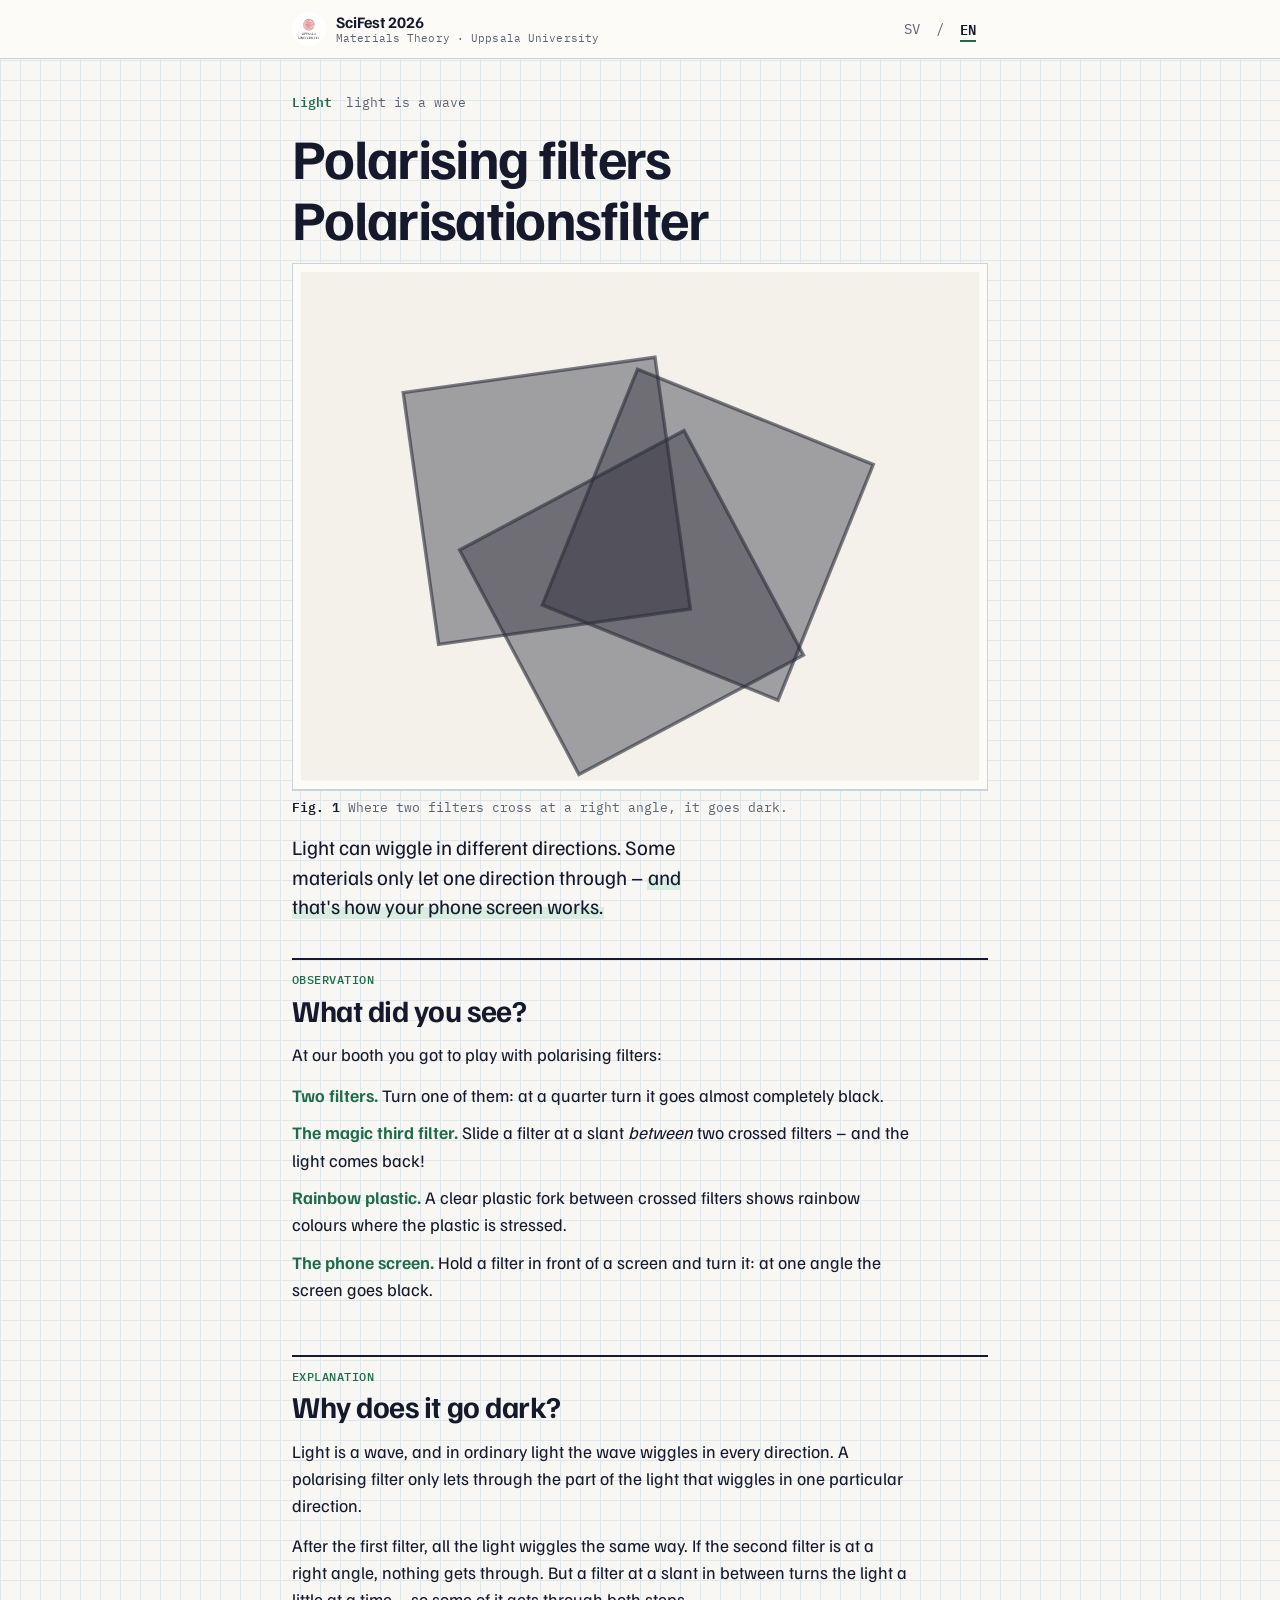
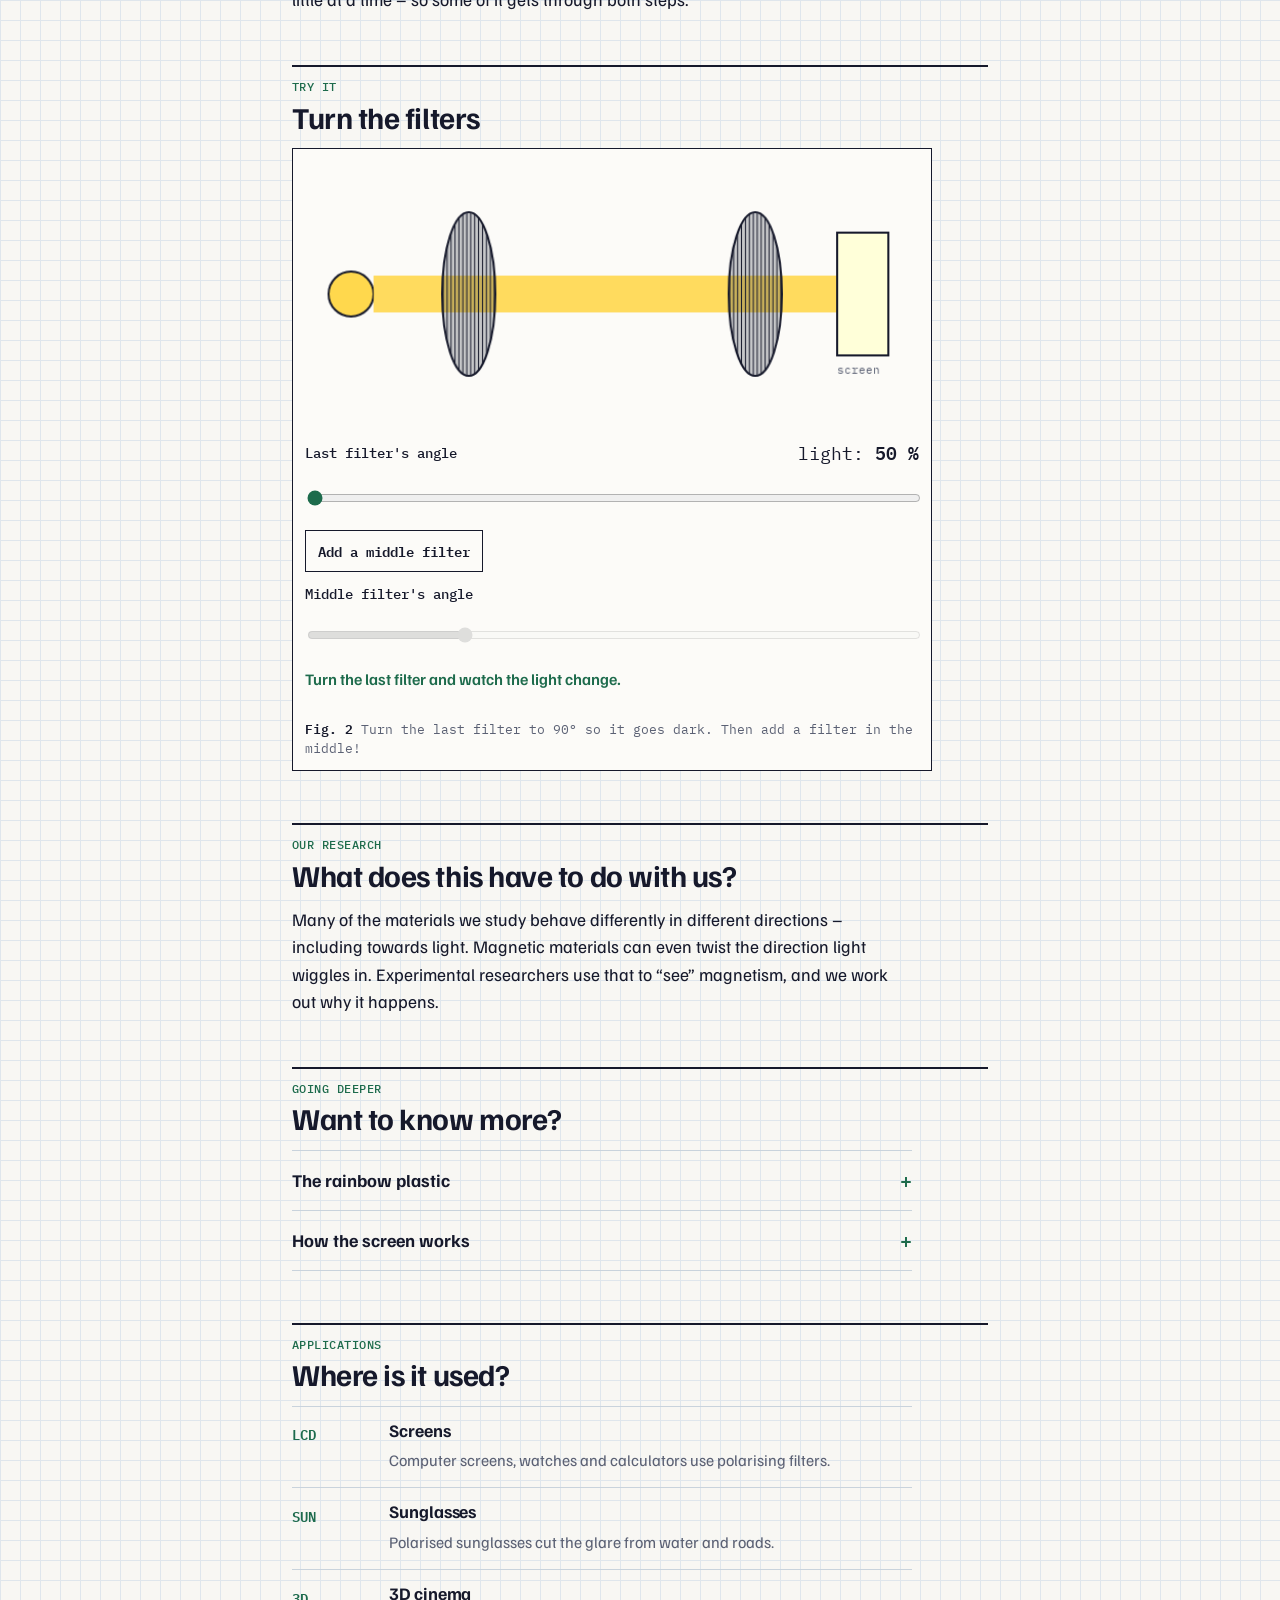
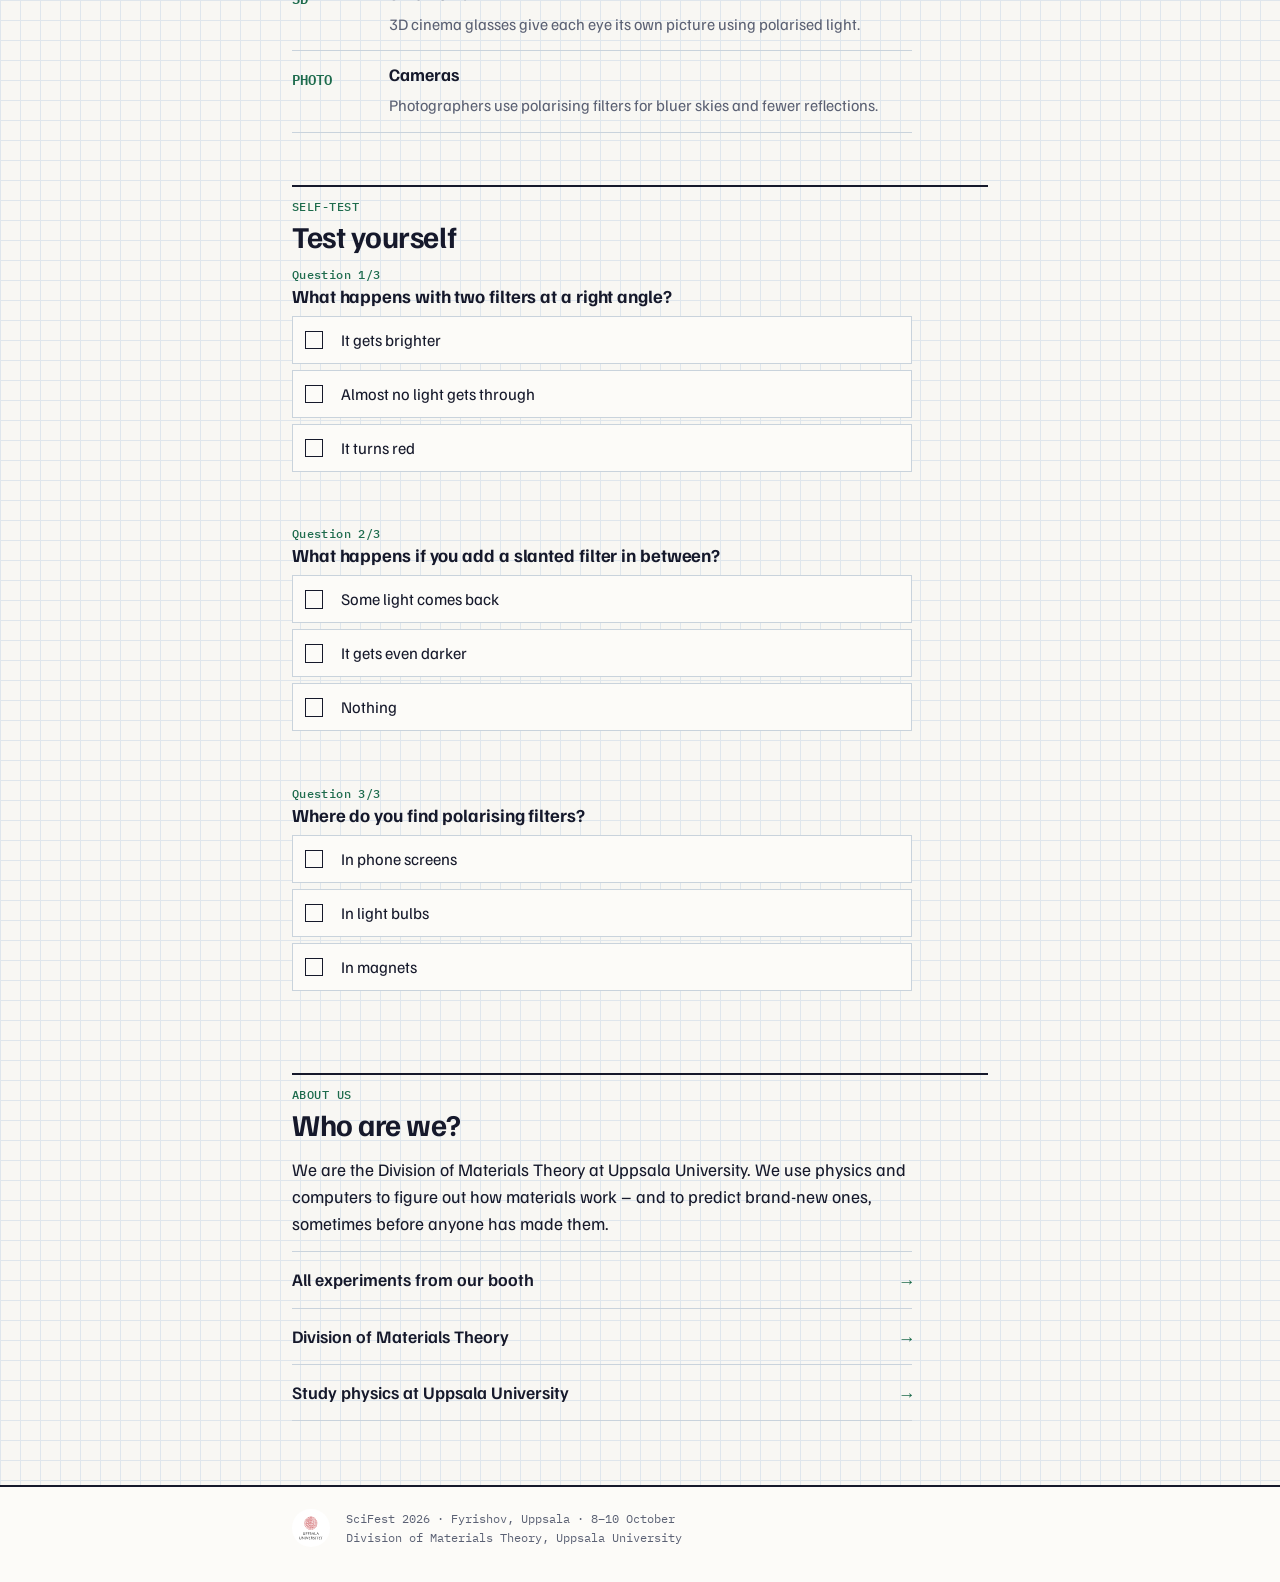
<file: polarising-filters.html>
<!doctype html>
<html lang="sv">
<head>
<meta charset="utf-8">
<meta name="viewport" content="width=device-width, initial-scale=1, viewport-fit=cover">
<title>Polarisationsfilter · Polarising filters</title>
<meta name="description" content="Hur kan två filter släcka ljuset? / How can two filters switch off the light? SciFest 2026, Uppsala universitet.">
<meta name="theme-color" content="#F8F7F3" media="(prefers-color-scheme: light)">
<meta name="theme-color" content="#13151C" media="(prefers-color-scheme: dark)">
<link rel="icon" href="assets/uu_logo.svg" type="image/svg+xml">
<link rel="preload" href="assets/fonts/familjen-grotesk-400-700-latin.woff2" as="font" type="font/woff2" crossorigin>
<link rel="preload" href="assets/fonts/ibm-plex-mono-400-latin.woff2" as="font" type="font/woff2" crossorigin>
<link rel="stylesheet" href="assets/site.css">
</head>
<body>
<!--PAGE-START-->
<script>
/* Pick the language before the page paints: saved choice, else the phone's language, else Swedish. */
(function () {
  var r = document.documentElement, l = null;
  try { l = localStorage.getItem('scifest-lang'); } catch (e) {}
  if (l !== 'sv' && l !== 'en') {
    var ls = navigator.languages || [navigator.language || ''];
    l = 'sv';
    for (var i = 0; i < ls.length; i++) {
      if (/^sv/i.test(ls[i])) { l = 'sv'; break; }
      if (/^en/i.test(ls[i])) { l = 'en'; break; }
    }
  }
  r.setAttribute('data-show', l); r.lang = l;
})();
</script>

<div class="page" data-station="4"
     data-title-en="Polarising filters · SciFest 2026"
     data-title-sv="Polarisationsfilter · SciFest 2026">

  <header class="topbar">
    <div class="wrap">
      <a class="brand" href="./">
        <img src="assets/uu_logo.svg" alt="Uppsala universitet / Uppsala University" width="34" height="34">
        <span>SciFest 2026
          <small lang="sv">Materialteori · Uppsala universitet</small>
          <small lang="en">Materials Theory · Uppsala University</small>
        </span>
      </a>
      <div class="langswitch" role="group" aria-label="Språk / Language">
        <button type="button" class="both" lang="sv" data-set-lang="sv" aria-label="Svenska" aria-pressed="false">SV</button>
        <span class="sep" aria-hidden="true">/</span>
        <button type="button" class="both" lang="en" data-set-lang="en" aria-label="English" aria-pressed="false">EN</button>
      </div>
    </div>
  </header>


  <div class="wrap">
    <div class="entry">
      <p class="meta">
        <span lang="sv"><b>Ljus</b></span><span lang="en"><b>Light</b></span>
        <span lang="sv">ljus är en våg</span><span lang="en">light is a wave</span>
      </p>
      <h1 class="title">
        <span class="both" lang="sv">Polarisationsfilter</span>
        <span class="both" lang="en">Polarising filters</span>
      </h1>
      <figure class="fig">
        <div class="print"><svg viewBox="0 0 400 300" aria-hidden="true" style="display:block;width:100%;height:auto">
  <rect width="400" height="300" fill="#F3F1EA"/>
  <g fill="#2B2D3A" fill-opacity=".42" stroke="#2B2D3A" stroke-opacity=".6" stroke-width="2">
    <rect x="70" y="60" width="150" height="150" transform="rotate(-8 145 135)"/>
    <rect x="165" y="80" width="150" height="150" transform="rotate(22 240 155)"/>
    <rect x="120" y="120" width="150" height="150" transform="rotate(62 195 195)"/>
  </g></svg></div>
        <figcaption>
          <span lang="sv"><b>Fig. 1</b> Där två filter korsas i rät vinkel blir det mörkt.</span>
          <span lang="en"><b>Fig. 1</b> Where two filters cross at a right angle, it goes dark.</span>
        </figcaption>
      </figure>
      <p class="lead">
        <span lang="sv">Ljus kan svänga i olika riktningar. Vissa material släpper bara igenom en riktning – <mark>och det är så din mobilskärm fungerar.</mark></span>
        <span lang="en">Light can wiggle in different directions. Some materials only let one direction through – <mark>and that's how your phone screen works.</mark></span>
      </p>
    </div>

    <main>

      <section aria-labelledby="h-saw">
        <div class="sec-head">
          <p class="sec-label"><span lang="sv">Observation</span><span lang="en">Observation</span></p>
          <h2 id="h-saw"><span lang="sv">Vad såg du?</span><span lang="en">What did you see?</span></h2>
        </div>
        <div class="prose">
          <p lang="sv">I vår monter fick du leka med polarisationsfilter:</p>
          <p lang="en">At our booth you got to play with polarising filters:</p>
        </div>
        <div class="saw">
          <p lang="sv"><b>Två filter.</b> Vrid det ena: vid ett kvarts varv blir det nästan helt svart.</p>
          <p lang="en"><b>Two filters.</b> Turn one of them: at a quarter turn it goes almost completely black.</p>
          <p lang="sv"><b>Det magiska tredje filtret.</b> Lägg ett filter snett <em>mellan</em> två korsade filter – och ljuset kommer tillbaka!</p>
          <p lang="en"><b>The magic third filter.</b> Slide a filter at a slant <em>between</em> two crossed filters – and the light comes back!</p>
          <p lang="sv"><b>Regnbågsplast.</b> En genomskinlig plastgaffel mellan korsade filter visar regnbågsfärger där plasten är spänd.</p>
          <p lang="en"><b>Rainbow plastic.</b> A clear plastic fork between crossed filters shows rainbow colours where the plastic is stressed.</p>
          <p lang="sv"><b>Mobilskärmen.</b> Håll ett filter framför en skärm och vrid: vid en viss vinkel blir skärmen svart.</p>
          <p lang="en"><b>The phone screen.</b> Hold a filter in front of a screen and turn it: at one angle the screen goes black.</p>
        </div>
      </section>

      <section aria-labelledby="h-why">
        <div class="sec-head">
          <p class="sec-label"><span lang="sv">Förklaring</span><span lang="en">Explanation</span></p>
          <h2 id="h-why"><span lang="sv">Varför blir det mörkt?</span><span lang="en">Why does it go dark?</span></h2>
        </div>
        <div class="prose">
          <p lang="sv">Ljus är en våg, och i vanligt ljus svänger vågen åt alla håll. Ett polarisationsfilter släpper bara igenom den del av ljuset som svänger åt ett visst håll.</p>
          <p lang="en">Light is a wave, and in ordinary light the wave wiggles in every direction. A polarising filter only lets through the part of the light that wiggles in one particular direction.</p>
          <p lang="sv">Efter första filtret svänger allt ljus åt samma håll. Står det andra filtret i rät vinkel kommer inget igenom. Men ett filter snett emellan vrider ljuset en bit i taget – och då kommer en del igenom båda stegen.</p>
          <p lang="en">After the first filter, all the light wiggles the same way. If the second filter is at a right angle, nothing gets through. But a filter at a slant in between turns the light a little at a time – so some of it gets through both steps.</p>
        </div>
      </section>

      <section aria-labelledby="h-try">
        <div class="sec-head">
          <p class="sec-label"><span lang="sv">Testa själv</span><span lang="en">Try it</span></p>
          <h2 id="h-try"><span lang="sv">Vrid filtren</span><span lang="en">Turn the filters</span></h2>
        </div>
        <div class="lab" data-sim="polar">
          <canvas width="600" height="260" role="img" aria-label="En lampa, polarisationsfilter och en skärm som blir ljusare eller mörkare. / A lamp, polarising filters and a screen that gets brighter or darker."></canvas>
          <div class="controls-row"><label for="pl"><span lang="sv">Sista filtrets vinkel</span><span lang="en">Last filter's angle</span></label><span class="mono"><span lang="sv">ljus:</span><span lang="en">light:</span> <b data-out="I"></b></span><input id="pl" type="range" min="0" max="180" step="1" value="0" data-angle="last"></div><div class="btn-row"><button type="button" class="btn" data-mid aria-pressed="false"><span lang="sv">Lägg till filter i mitten</span><span lang="en">Add a middle filter</span></button></div><div class="controls-row"><label for="pm"><span lang="sv">Mittfiltrets vinkel</span><span lang="en">Middle filter's angle</span></label><span></span><input id="pm" type="range" min="0" max="180" step="1" value="45" data-angle="mid"></div>
          <p class="status" data-out="status" aria-live="polite"></p>
          <p class="caption">
            <span lang="sv"><b>Fig. 2</b> Vrid sista filtret till 90° så att det blir mörkt. Lägg sedan till ett filter i mitten!</span>
            <span lang="en"><b>Fig. 2</b> Turn the last filter to 90° so it goes dark. Then add a filter in the middle!</span>
          </p>
        </div>
      </section>

      <section aria-labelledby="h-res">
        <div class="sec-head">
          <p class="sec-label"><span lang="sv">Vår forskning</span><span lang="en">Our research</span></p>
          <h2 id="h-res"><span lang="sv">Vad har det med oss att göra?</span><span lang="en">What does this have to do with us?</span></h2>
        </div>
        <div class="prose">
          <p lang="sv">Många av materialen vi studerar beter sig olika i olika riktningar – även mot ljus. Magnetiska material kan till och med vrida ljusets svängningsriktning. Experimentforskare använder det för att ”se” magnetism, och vi räknar ut varför det händer.</p>
          <p lang="en">Many of the materials we study behave differently in different directions – including towards light. Magnetic materials can even twist the direction light wiggles in. Experimental researchers use that to “see” magnetism, and we work out why it happens.</p>
        </div>
      </section>

      <section aria-labelledby="h-more">
        <div class="sec-head">
          <p class="sec-label"><span lang="sv">Fördjupning</span><span lang="en">Going deeper</span></p>
          <h2 id="h-more"><span lang="sv">Vill du veta mer?</span><span lang="en">Want to know more?</span></h2>
        </div>
        <div class="more">
          <details>
            <summary><span><span lang="sv">Regnbågsplasten</span><span lang="en">The rainbow plastic</span></span></summary>
            <div class="body">
              <p lang="sv">Spänd plast låter ljus som svänger åt olika håll gå olika fort. Mellan korsade filter blir det färger. Ingenjörer använder detta för att hitta svaga punkter i plastdelar.</p>
          <p lang="en">Stressed plastic makes light wiggling in different directions travel at different speeds. Between crossed filters this shows up as colours. Engineers use it to find weak spots in plastic parts.</p>
            </div>
          </details>
          <details>
            <summary><span><span lang="sv">Hur skärmen fungerar</span><span lang="en">How the screen works</span></span></summary>
            <div class="body">
              <p lang="sv">En LCD-skärm har flytande kristaller mellan två polarisationsfilter. En liten spänning bestämmer om kristallen vrider ljuset eller inte – och tänder eller släcker varje pixel.</p>
          <p lang="en">An LCD screen has liquid crystals between two polarising filters. A small voltage decides whether the crystal twists the light or not – switching each pixel on or off.</p>
            </div>
          </details>
        </div>
      </section>

      <section aria-labelledby="h-uses">
        <div class="sec-head">
          <p class="sec-label"><span lang="sv">Tillämpningar</span><span lang="en">Applications</span></p>
          <h2 id="h-uses"><span lang="sv">Var används det?</span><span lang="en">Where is it used?</span></h2>
        </div>
        <div class="uses">
          <div class="use">
            <span class="code"><span lang="sv">LCD</span><span lang="en">LCD</span></span>
            <h3><span lang="sv">Skärmar</span><span lang="en">Screens</span></h3>
            <p lang="sv">Datorskärmar, klockor och miniräknare använder polarisationsfilter.</p>
          <p lang="en">Computer screens, watches and calculators use polarising filters.</p>
          </div>
          <div class="use">
            <span class="code"><span lang="sv">SOL</span><span lang="en">SUN</span></span>
            <h3><span lang="sv">Solglasögon</span><span lang="en">Sunglasses</span></h3>
            <p lang="sv">Polariserade solglasögon tar bort blänk från vatten och vägar.</p>
          <p lang="en">Polarised sunglasses cut the glare from water and roads.</p>
          </div>
          <div class="use">
            <span class="code"><span lang="sv">3D</span><span lang="en">3D</span></span>
            <h3><span lang="sv">3D-bio</span><span lang="en">3D cinema</span></h3>
            <p lang="sv">3D-glasögon på bio ger varje öga en egen bild med polariserat ljus.</p>
          <p lang="en">3D cinema glasses give each eye its own picture using polarised light.</p>
          </div>
          <div class="use">
            <span class="code"><span lang="sv">FOTO</span><span lang="en">PHOTO</span></span>
            <h3><span lang="sv">Kameror</span><span lang="en">Cameras</span></h3>
            <p lang="sv">Fotografer använder polarisationsfilter för blåare himmel och mindre reflexer.</p>
          <p lang="en">Photographers use polarising filters for bluer skies and fewer reflections.</p>
          </div>
        </div>
      </section>

      <section aria-labelledby="h-quiz">
        <div class="sec-head">
          <p class="sec-label"><span lang="sv">Självtest</span><span lang="en">Self-test</span></p>
          <h2 id="h-quiz"><span lang="sv">Testa dig själv</span><span lang="en">Test yourself</span></h2>
        </div>
        <div class="quiz">
          <div class="q">
            <h3><span class="num"><span lang="sv">Fråga 1/3</span><span lang="en">Question 1/3</span></span>
              <span><span lang="sv">Vad händer med två filter i rät vinkel?</span><span lang="en">What happens with two filters at a right angle?</span></span></h3>
            <div class="options">
              <button type="button"><span><span lang="sv">Det blir ljusare</span><span lang="en">It gets brighter</span></span></button>
              <button type="button" data-correct><span><span lang="sv">Nästan inget ljus kommer igenom</span><span lang="en">Almost no light gets through</span></span></button>
              <button type="button"><span><span lang="sv">Det blir rött</span><span lang="en">It turns red</span></span></button>
            </div>
            <p class="feedback" aria-live="polite"></p>
            <div class="fb-right" hidden><span lang="sv">Rätt!</span><span lang="en">Right!</span></div>
            <div class="fb-wrong" hidden><span lang="sv">Inte riktigt – försök igen.</span><span lang="en">Not quite – try again.</span></div>
          </div>
          <div class="q">
            <h3><span class="num"><span lang="sv">Fråga 2/3</span><span lang="en">Question 2/3</span></span>
              <span><span lang="sv">Vad händer om du lägger ett snett filter emellan?</span><span lang="en">What happens if you add a slanted filter in between?</span></span></h3>
            <div class="options">
              <button type="button" data-correct><span><span lang="sv">Lite ljus kommer tillbaka</span><span lang="en">Some light comes back</span></span></button>
              <button type="button"><span><span lang="sv">Det blir ännu mörkare</span><span lang="en">It gets even darker</span></span></button>
              <button type="button"><span><span lang="sv">Ingenting</span><span lang="en">Nothing</span></span></button>
            </div>
            <p class="feedback" aria-live="polite"></p>
            <div class="fb-right" hidden><span lang="sv">Rätt! Det mittersta filtret vrider ljuset en bit i taget.</span><span lang="en">Right! The middle filter turns the light a little at a time.</span></div>
            <div class="fb-wrong" hidden><span lang="sv">Inte riktigt – försök igen.</span><span lang="en">Not quite – try again.</span></div>
          </div>
          <div class="q">
            <h3><span class="num"><span lang="sv">Fråga 3/3</span><span lang="en">Question 3/3</span></span>
              <span><span lang="sv">Var finns polarisationsfilter?</span><span lang="en">Where do you find polarising filters?</span></span></h3>
            <div class="options">
              <button type="button" data-correct><span><span lang="sv">I mobilskärmar</span><span lang="en">In phone screens</span></span></button>
              <button type="button"><span><span lang="sv">I glödlampor</span><span lang="en">In light bulbs</span></span></button>
              <button type="button"><span><span lang="sv">I magneter</span><span lang="en">In magnets</span></span></button>
            </div>
            <p class="feedback" aria-live="polite"></p>
            <div class="fb-right" hidden><span lang="sv">Rätt! Och i polariserade solglasögon.</span><span lang="en">Right! And in polarised sunglasses.</span></div>
            <div class="fb-wrong" hidden><span lang="sv">Inte riktigt – försök igen.</span><span lang="en">Not quite – try again.</span></div>
          </div>
        </div>
      </section>

      <!-- About us -->
      <section aria-labelledby="h-us">
        <div class="sec-head">
          <p class="sec-label"><span lang="sv">Om oss</span><span lang="en">About us</span></p>
          <h2 id="h-us"><span lang="sv">Vilka är vi?</span><span lang="en">Who are we?</span></h2>
        </div>
        <div class="prose">
          <p lang="sv">Vi är avdelningen för materialteori vid Uppsala universitet. Vi använder fysik och datorer för att förstå hur material fungerar – och för att förutsäga helt nya material, ibland innan någon har tillverkat dem.</p>
          <p lang="en">We are the Division of Materials Theory at Uppsala University. We use physics and computers to figure out how materials work – and to predict brand-new ones, sometimes before anyone has made them.</p>
        </div>
        <nav class="links" aria-label="Länkar / Links">
          <a href="./" lang="sv">Alla försök från vår monter</a>
          <a href="./" lang="en">All experiments from our booth</a>
          <a href="https://www.uu.se/institution/fysik-och-astronomi/forskning/materialteori" lang="sv">Avdelningen för materialteori</a>
          <a href="https://www.uu.se/en/department/physics-and-astronomy/research/materials-theory" lang="en">Division of Materials Theory</a>
          <a href="https://www.uu.se/institution/fysik-och-astronomi/utbildning" lang="sv">Studera fysik vid Uppsala universitet</a>
          <a href="https://www.uu.se/en/department/physics-and-astronomy/education" lang="en">Study physics at Uppsala University</a>
        </nav>
      </section>
    </main>
  </div>

  <footer>
    <div class="wrap">
      <img src="assets/uu_logo.svg" alt="" width="38" height="38">
      <div>
        <div lang="sv">SciFest 2026 · Fyrishov, Uppsala · 8–10 oktober</div>
        <div lang="en">SciFest 2026 · Fyrishov, Uppsala · 8–10 October</div>
        <div lang="sv">Avdelningen för materialteori, Uppsala universitet</div>
        <div lang="en">Division of Materials Theory, Uppsala University</div>
      </div>
    </div>
  </footer>
</div>

<script src="assets/site.js"></script>
<script src="assets/sims2.js"></script>
<!--PAGE-END-->
</body>
</html>
</file>
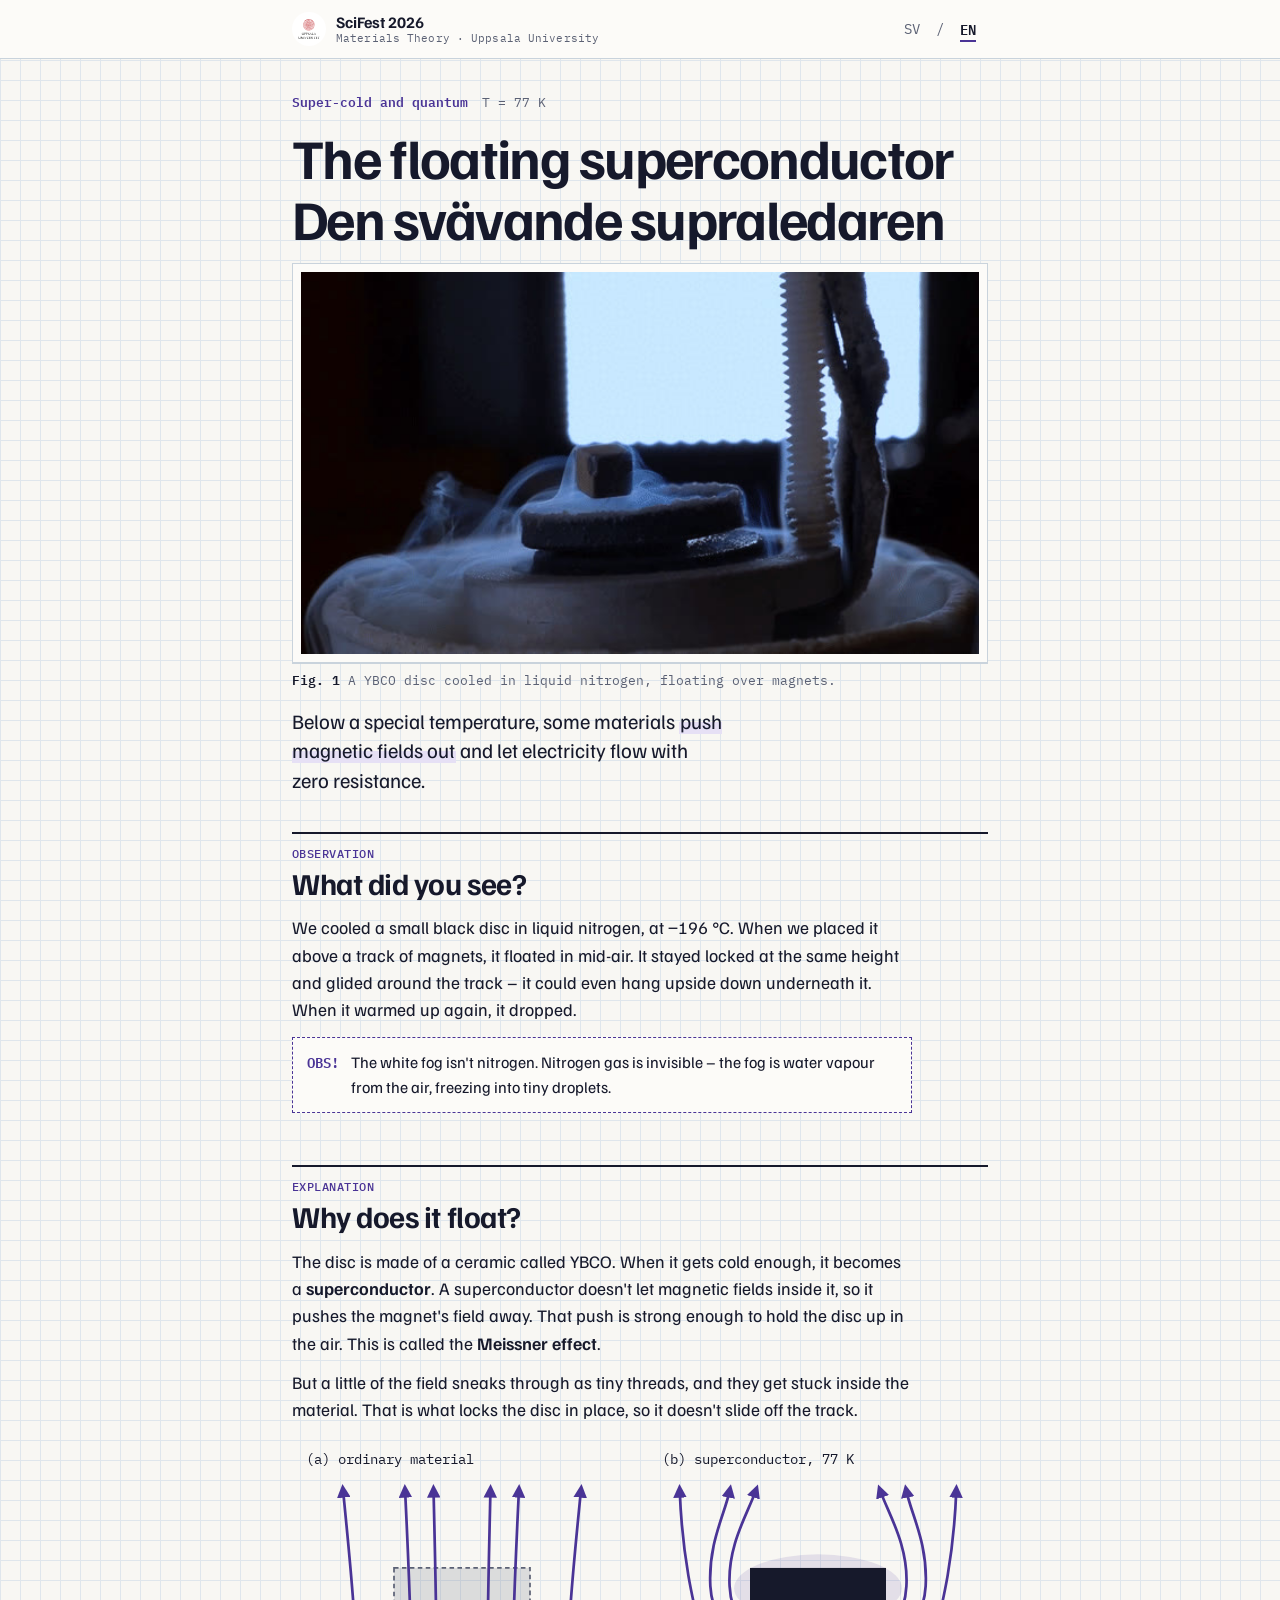
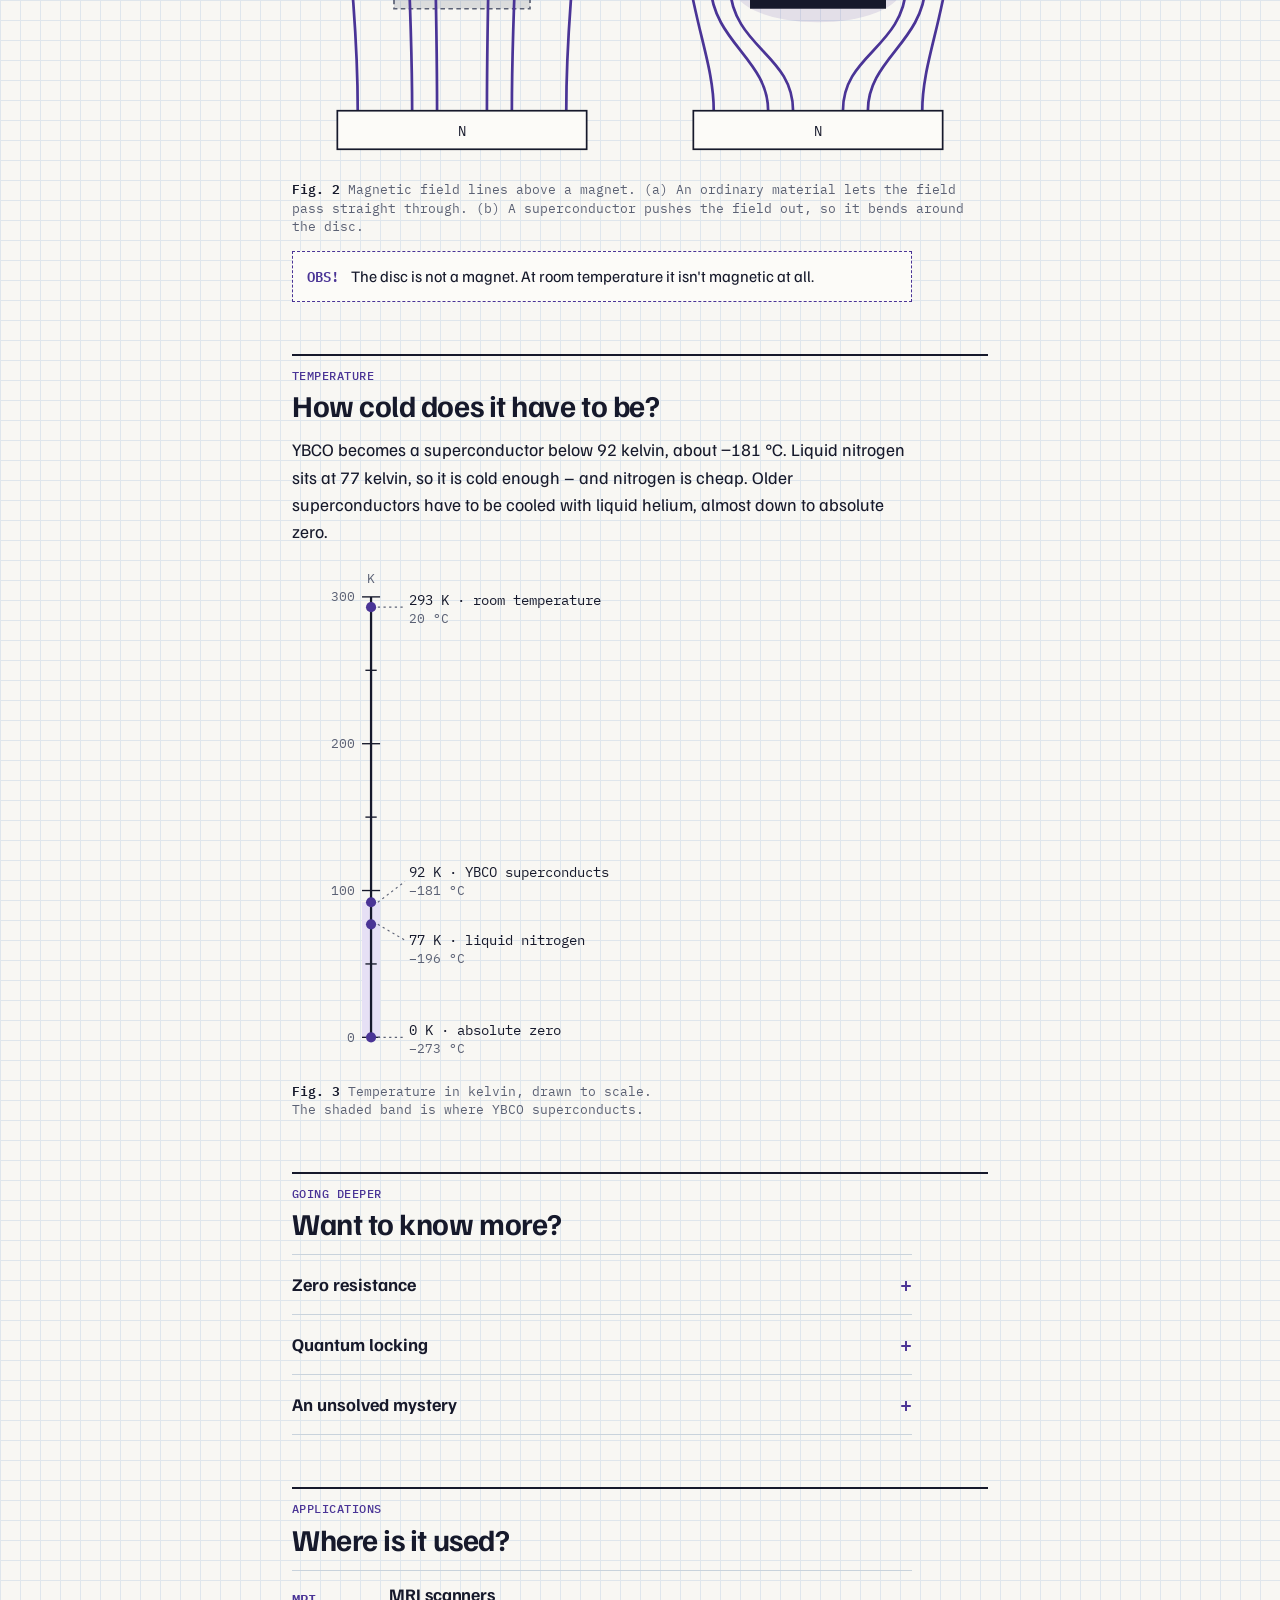
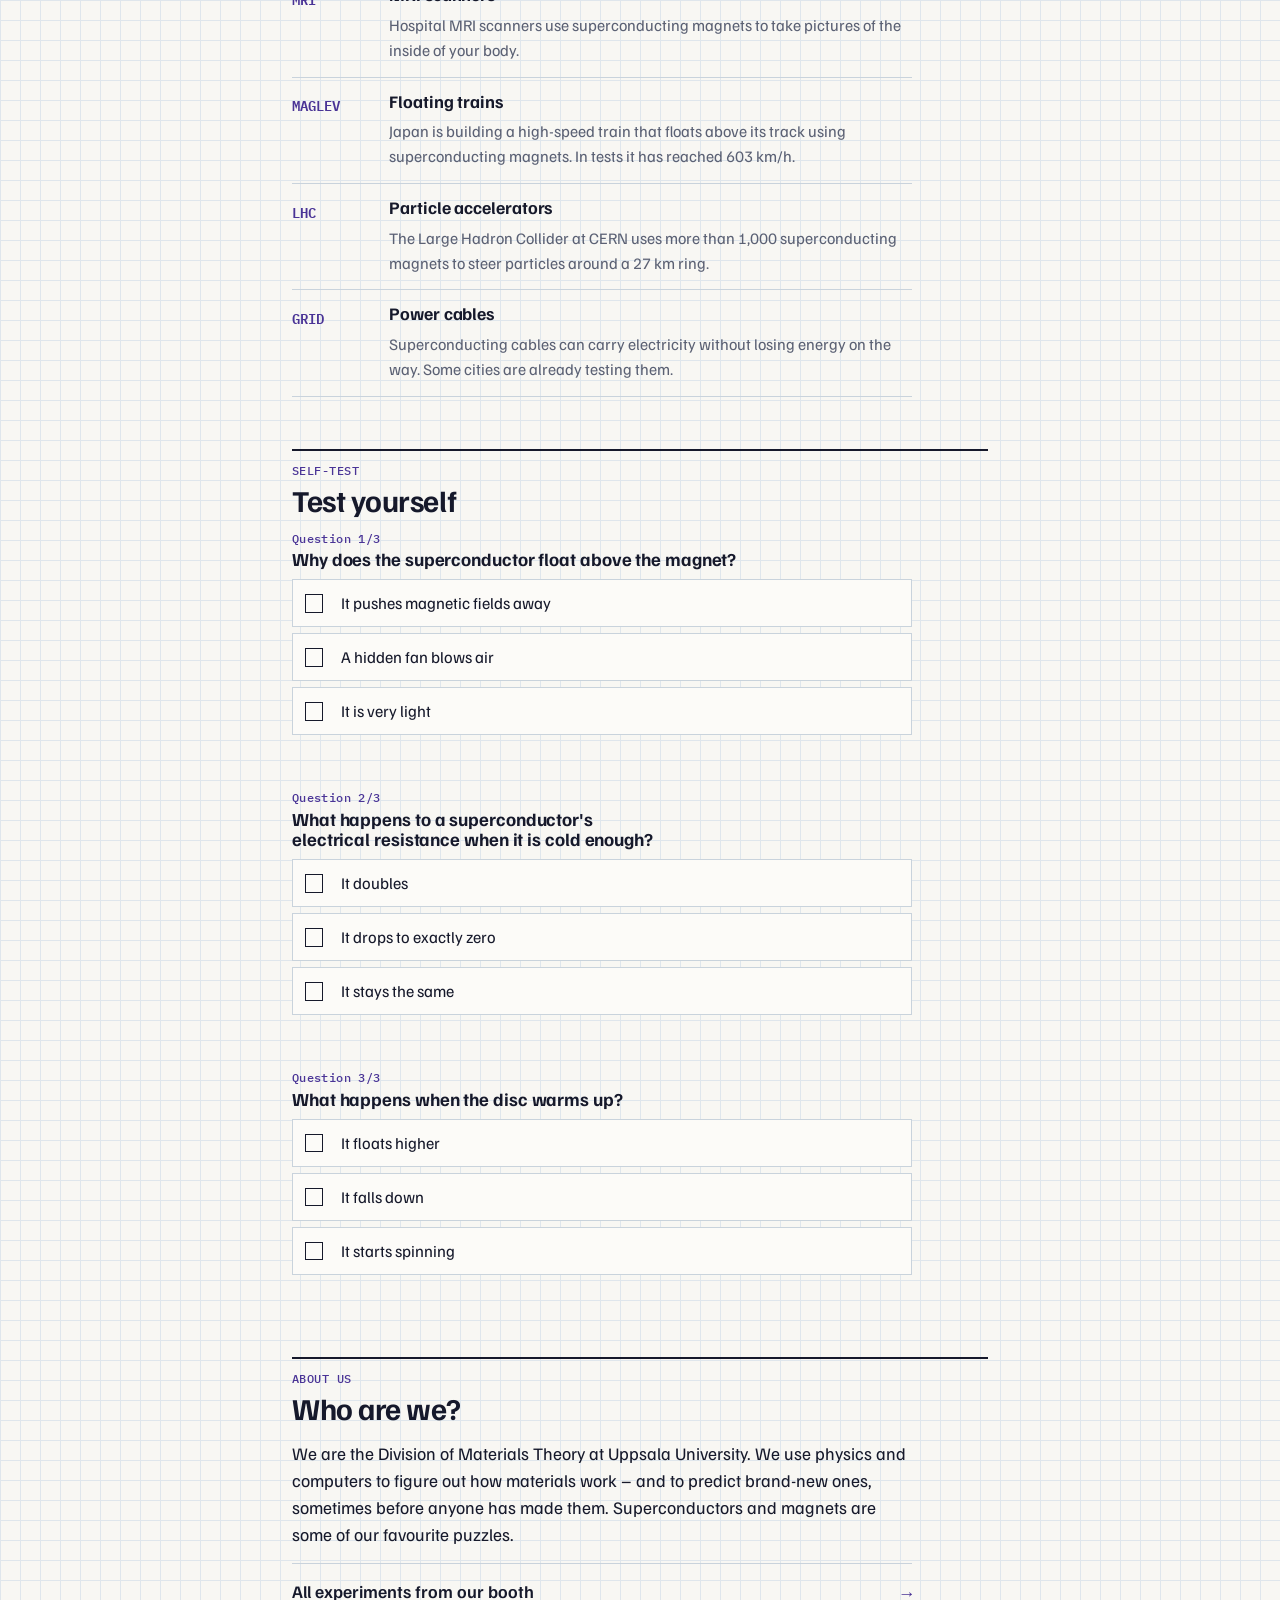
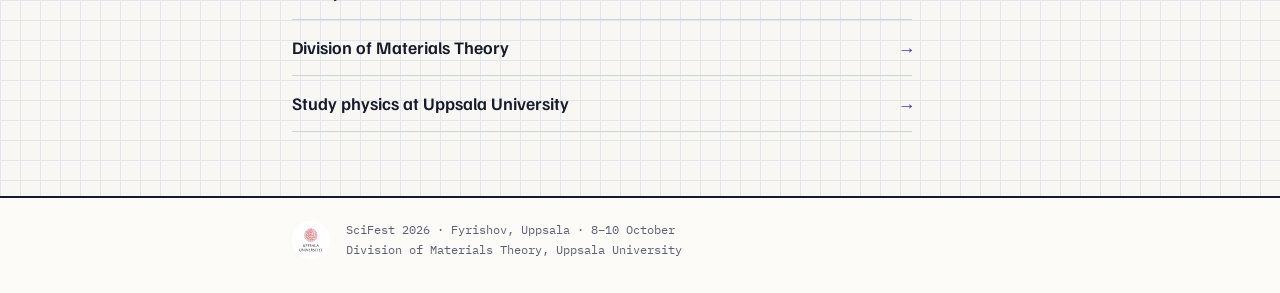
<file: superconductor.html>
<!doctype html>
<html lang="sv">
<head>
<meta charset="utf-8">
<meta name="viewport" content="width=device-width, initial-scale=1, viewport-fit=cover">
<title>Den svävande supraledaren · The floating superconductor</title>
<meta name="description" content="Varför svävar en supraledare ovanför en magnet? / Why does a superconductor float above a magnet? SciFest 2026, Uppsala universitet.">
<meta name="theme-color" content="#F8F7F3" media="(prefers-color-scheme: light)">
<meta name="theme-color" content="#13151C" media="(prefers-color-scheme: dark)">
<link rel="icon" href="assets/uu_logo.svg" type="image/svg+xml">
<link rel="preload" href="assets/fonts/familjen-grotesk-400-700-latin.woff2" as="font" type="font/woff2" crossorigin>
<link rel="preload" href="assets/fonts/ibm-plex-mono-400-latin.woff2" as="font" type="font/woff2" crossorigin>
<link rel="stylesheet" href="assets/site.css">
</head>
<body>
<!--PAGE-START-->
<script>
/* Pick the language before the page paints: saved choice, else the phone's language, else Swedish. */
(function () {
  var r = document.documentElement, l = null;
  try { l = localStorage.getItem('scifest-lang'); } catch (e) {}
  if (l !== 'sv' && l !== 'en') {
    var ls = navigator.languages || [navigator.language || ''];
    l = 'sv';
    for (var i = 0; i < ls.length; i++) {
      if (/^sv/i.test(ls[i])) { l = 'sv'; break; }
      if (/^en/i.test(ls[i])) { l = 'en'; break; }
    }
  }
  r.setAttribute('data-show', l); r.lang = l;
})();
</script>

<div class="page" data-station="1"
     data-title-en="The floating superconductor · SciFest 2026"
     data-title-sv="Den svävande supraledaren · SciFest 2026">

  <header class="topbar">
    <div class="wrap">
      <a class="brand" href="./">
        <img src="assets/uu_logo.svg" alt="Uppsala universitet / Uppsala University" width="34" height="34">
        <span>SciFest 2026
          <small lang="sv">Materialteori · Uppsala universitet</small>
          <small lang="en">Materials Theory · Uppsala University</small>
        </span>
      </a>
      <div class="langswitch" role="group" aria-label="Språk / Language">
        <button type="button" class="both" lang="sv" data-set-lang="sv" aria-label="Svenska" aria-pressed="false">SV</button>
        <span class="sep" aria-hidden="true">/</span>
        <button type="button" class="both" lang="en" data-set-lang="en" aria-label="English" aria-pressed="false">EN</button>
      </div>
    </div>
  </header>

  <div class="wrap">
    <div class="entry">
      <p class="meta">
        <span lang="sv"><b>Superkallt och kvant</b></span>
        <span lang="en"><b>Super-cold and quantum</b></span>
        <span>T = 77 K</span>
      </p>
      <h1 class="title">
        <span class="both" lang="sv">Den svävande supraledaren</span>
        <span class="both" lang="en">The floating superconductor</span>
      </h1>
      <figure class="fig">
        <div class="print">
          <video autoplay muted loop playsinline preload="auto" poster="assets/media/superconductor-poster.jpg"
                 aria-label="En liten svart skiva svävar ovanför ett magnetspår, omgiven av vit dimma. / A small black disc floats above a magnetic track, surrounded by white fog.">
            <source src="assets/media/superconductor.mp4" type="video/mp4">
          </video>
        </div>
        <figcaption>
          <span lang="sv"><b>Fig. 1</b> YBCO-skiva nedkyld i flytande kväve, svävande över magneter.</span>
          <span lang="en"><b>Fig. 1</b> A YBCO disc cooled in liquid nitrogen, floating over magnets.</span>
        </figcaption>
      </figure>
      <p class="lead">
        <span lang="sv">Under en viss temperatur <mark>trycker vissa material ut magnetfält</mark> och låter ström flyta helt utan motstånd.</span>
        <span lang="en">Below a special temperature, some materials <mark>push magnetic fields out</mark> and let electricity flow with zero resistance.</span>
      </p>
    </div>

    <main>
      <!-- §1 Observation -->
      <section aria-labelledby="h-saw">
        <div class="sec-head">
          <p class="sec-label"><span lang="sv">Observation</span><span lang="en">Observation</span></p>
          <h2 id="h-saw"><span lang="sv">Vad såg du?</span><span lang="en">What did you see?</span></h2>
        </div>
        <div class="prose">
          <p lang="sv">Vi kylde en liten svart skiva i flytande kväve, vid −196 °C. När vi lade den ovanför ett spår av magneter svävade den i luften. Den stannade på samma höjd och gled runt spåret – den kunde till och med hänga upp och ner under det. När den blev varm igen föll den ner.</p>
          <p lang="en">We cooled a small black disc in liquid nitrogen, at −196 °C. When we placed it above a track of magnets, it floated in mid-air. It stayed locked at the same height and glided around the track – it could even hang upside down underneath it. When it warmed up again, it dropped.</p>
        </div>
        <aside class="obs">
          <span class="tag">OBS!</span>
          <p lang="sv">Den vita dimman är inte kväve. Kvävgas är osynlig – dimman är vattenånga från luften som fryser till små droppar.</p>
          <p lang="en">The white fog isn't nitrogen. Nitrogen gas is invisible – the fog is water vapour from the air, freezing into tiny droplets.</p>
        </aside>
      </section>

      <!-- §2 Explanation -->
      <section aria-labelledby="h-why">
        <div class="sec-head">
          <p class="sec-label"><span lang="sv">Förklaring</span><span lang="en">Explanation</span></p>
          <h2 id="h-why"><span lang="sv">Varför svävar den?</span><span lang="en">Why does it float?</span></h2>
        </div>
        <div class="prose">
          <p lang="sv">Skivan är gjord av en keramik som heter YBCO. När den blir tillräckligt kall blir den en <strong>supraledare</strong>. En supraledare släpper inte in magnetfält, så den trycker bort magnetens fält. Den knuffen är tillräckligt stark för att hålla skivan uppe i luften. Det kallas <strong>Meissnereffekten</strong>.</p>
          <p lang="en">The disc is made of a ceramic called YBCO. When it gets cold enough, it becomes a <strong>superconductor</strong>. A superconductor doesn't let magnetic fields inside it, so it pushes the magnet's field away. That push is strong enough to hold the disc up in the air. This is called the <strong>Meissner effect</strong>.</p>
          <p lang="sv">Men lite av fältet smiter igenom som små trådar, och de fastnar inuti materialet. Det är de som låser skivan på plats, så att den inte glider av spåret.</p>
          <p lang="en">But a little of the field sneaks through as tiny threads, and they get stuck inside the material. That is what locks the disc in place, so it doesn't slide off the track.</p>
        </div>

        <figure class="sketch">
          <div class="panels">
            <svg viewBox="0 0 300 290" role="img" aria-labelledby="d1-sv d1-en">
              <title id="d1-sv" lang="sv">Vanligt material: magnetfältet går rakt igenom.</title>
              <title id="d1-en" lang="en">Ordinary material: the magnetic field goes straight through.</title>
              <defs><marker id="ah1" viewBox="0 0 10 10" refX="5" refY="5" markerWidth="5" markerHeight="5" orient="auto"><path class="ah" d="M0,0 L10,5 L0,10 z"/></marker></defs>
              <text class="svg-label" x="12" y="20" lang="sv">(a) vanligt material</text>
              <text class="svg-label" x="12" y="20" lang="en">(a) ordinary material</text>
              <rect class="ordinary" x="90" y="112" width="120" height="36"/>
              <g marker-end="url(#ah1)">
                <path class="fl" d="M58,238 C58,170 50.6,100 45.1,44"/>
                <path class="fl" d="M106,238 C106,170 102.5,100 99.8,44"/>
                <path class="fl" d="M128,238 C128,170 126.2,100 124.9,44"/>
                <path class="fl" d="M172,238 C172,170 173.8,100 175.1,44"/>
                <path class="fl" d="M194,238 C194,170 197.5,100 200.2,44"/>
                <path class="fl" d="M242,238 C242,170 249.4,100 254.9,44"/>
              </g>
              <rect class="magnet" x="40" y="238" width="220" height="34"/>
              <text class="svg-label" x="150" y="260" text-anchor="middle">N</text>
            </svg>
            <svg viewBox="0 0 300 290" role="img" aria-labelledby="d2-sv d2-en">
              <title id="d2-sv" lang="sv">Supraledare: magnetfältet trycks ut och böjer av runt skivan.</title>
              <title id="d2-en" lang="en">Superconductor: the magnetic field is pushed out and bends around the disc.</title>
              <defs><marker id="ah2" viewBox="0 0 10 10" refX="5" refY="5" markerWidth="5" markerHeight="5" orient="auto"><path class="ah" d="M0,0 L10,5 L0,10 z"/></marker></defs>
              <text class="svg-label" x="12" y="20" lang="sv">(b) supraledare, 77 K</text>
              <text class="svg-label" x="12" y="20" lang="en">(b) superconductor, 77 K</text>
              <g marker-end="url(#ah2)">
                <path class="fl" d="M58,238 C58,188 32,148 28,44"/>
                <path class="fl" d="M106,238 C106,193 58,178 55,128 C53,90 68,64 72,44"/>
                <path class="fl" d="M128,238 C128,188 75,183 72,128 C70,92 88,64 95,44"/>
                <path class="fl" d="M172,238 C172,188 225,183 228,128 C230,92 212,64 205,44"/>
                <path class="fl" d="M194,238 C194,193 242,178 245,128 C247,90 232,64 228,44"/>
                <path class="fl" d="M242,238 C242,188 268,148 272,44"/>
              </g>
              <ellipse class="frost" cx="150" cy="130" rx="74" ry="30"/>
              <rect class="sc-disc" x="90" y="112" width="120" height="36"/>
              <rect class="magnet" x="40" y="238" width="220" height="34"/>
              <text class="svg-label" x="150" y="260" text-anchor="middle">N</text>
            </svg>
          </div>
          <figcaption class="caption">
            <span lang="sv"><b>Fig. 2</b> Magnetfältets linjer ovanför en magnet. (a) Ett vanligt material släpper rakt igenom fältet. (b) En supraledare trycker ut fältet, som böjer av runt skivan.</span>
            <span lang="en"><b>Fig. 2</b> Magnetic field lines above a magnet. (a) An ordinary material lets the field pass straight through. (b) A superconductor pushes the field out, so it bends around the disc.</span>
          </figcaption>
        </figure>

        <aside class="obs">
          <span class="tag">OBS!</span>
          <p lang="sv">Skivan är ingen magnet. Vid rumstemperatur är den inte magnetisk alls.</p>
          <p lang="en">The disc is not a magnet. At room temperature it isn't magnetic at all.</p>
        </aside>
      </section>

      <!-- §3 Temperature -->
      <section aria-labelledby="h-cold">
        <div class="sec-head">
          <p class="sec-label"><span lang="sv">Temperatur</span><span lang="en">Temperature</span></p>
          <h2 id="h-cold"><span lang="sv">Hur kallt måste det vara?</span><span lang="en">How cold does it have to be?</span></h2>
        </div>
        <div class="prose">
          <p lang="sv">YBCO blir supraledande under 92 kelvin, ungefär −181 °C. Flytande kväve håller 77 kelvin, så det räcker – och kväve är billigt. Äldre supraledare måste kylas med flytande helium, nästan ner till absoluta nollpunkten.</p>
          <p lang="en">YBCO becomes a superconductor below 92 kelvin, about −181 °C. Liquid nitrogen sits at 77 kelvin, so it is cold enough – and nitrogen is cheap. Older superconductors have to be cooled with liquid helium, almost down to absolute zero.</p>
        </div>
        <figure class="sketch" style="max-width:24rem">
          <svg viewBox="0 0 340 450" role="img" aria-labelledby="t-sv t-en">
            <title id="t-sv" lang="sv">Temperaturskala från 300 till 0 kelvin, med rumstemperatur, 92 K där YBCO blir supraledande, 77 K där flytande kväve kokar, och absoluta nollpunkten.</title>
            <title id="t-en" lang="en">Temperature scale from 300 to 0 kelvin, marking room temperature, 92 K where YBCO becomes superconducting, 77 K where liquid nitrogen boils, and absolute zero.</title>
            <!-- y = 30 + (300 - T) * 1.3 -->
            <rect class="sc-band" x="62" y="300.4" width="16" height="119.6"/>
            <line class="scale-line" x1="70" y1="30" x2="70" y2="420"/>
            <g class="tick">
              <line x1="62" y1="30" x2="78" y2="30"/><line x1="65" y1="95" x2="75" y2="95"/>
              <line x1="62" y1="160" x2="78" y2="160"/><line x1="65" y1="225" x2="75" y2="225"/>
              <line x1="62" y1="290" x2="78" y2="290"/><line x1="65" y1="355" x2="75" y2="355"/>
              <line x1="62" y1="420" x2="78" y2="420"/>
            </g>
            <text class="svg-muted" x="56" y="34" text-anchor="end">300</text>
            <text class="svg-muted" x="56" y="164" text-anchor="end">200</text>
            <text class="svg-muted" x="56" y="294" text-anchor="end">100</text>
            <text class="svg-muted" x="56" y="424" text-anchor="end">0</text>
            <text class="svg-muted" x="70" y="18" text-anchor="middle">K</text>
            <!-- 293 K -->
            <circle class="mark-dot" cx="70" cy="39.1" r="4.5"/>
            <line class="lead-line" x1="76" y1="39.1" x2="100" y2="39.1"/>
            <text class="svg-label" x="104" y="37" lang="sv">293 K · rumstemperatur</text>
            <text class="svg-label" x="104" y="37" lang="en">293 K · room temperature</text>
            <text class="svg-muted" x="104" y="53">20 °C</text>
            <!-- 92 K -->
            <circle class="mark-dot" cx="70" cy="300.4" r="4.5"/>
            <line class="lead-line" x1="76" y1="300.4" x2="100" y2="282"/>
            <text class="svg-label" x="104" y="278" lang="sv">92 K · YBCO supraleder</text>
            <text class="svg-label" x="104" y="278" lang="en">92 K · YBCO superconducts</text>
            <text class="svg-muted" x="104" y="294">−181 °C</text>
            <!-- 77 K -->
            <circle class="mark-dot" cx="70" cy="319.9" r="4.5"/>
            <line class="lead-line" x1="76" y1="319.9" x2="100" y2="334"/>
            <text class="svg-label" x="104" y="338" lang="sv">77 K · flytande kväve</text>
            <text class="svg-label" x="104" y="338" lang="en">77 K · liquid nitrogen</text>
            <text class="svg-muted" x="104" y="354">−196 °C</text>
            <!-- 0 K -->
            <circle class="mark-dot" cx="70" cy="420" r="4.5"/>
            <line class="lead-line" x1="76" y1="420" x2="100" y2="420"/>
            <text class="svg-label" x="104" y="418" lang="sv">0 K · absoluta nollpunkten</text>
            <text class="svg-label" x="104" y="418" lang="en">0 K · absolute zero</text>
            <text class="svg-muted" x="104" y="434">−273 °C</text>
          </svg>
          <figcaption class="caption">
            <span lang="sv"><b>Fig. 3</b> Temperaturskala i kelvin, ritad i skala. Det färgade bandet är där YBCO är supraledande.</span>
            <span lang="en"><b>Fig. 3</b> Temperature in kelvin, drawn to scale. The shaded band is where YBCO superconducts.</span>
          </figcaption>
        </figure>
      </section>

      <!-- §4 Going deeper -->
      <section aria-labelledby="h-more">
        <div class="sec-head">
          <p class="sec-label"><span lang="sv">Fördjupning</span><span lang="en">Going deeper</span></p>
          <h2 id="h-more"><span lang="sv">Vill du veta mer?</span><span lang="en">Want to know more?</span></h2>
        </div>
        <div class="more">
          <details>
            <summary><span><span lang="sv">Noll motstånd</span><span lang="en">Zero resistance</span></span></summary>
            <div class="body">
              <p lang="sv">I en vanlig ledning krockar elektronerna med atomerna och förlorar energi som värme. I en supraledare går elektronerna ihop i par, så kallade <strong>Cooperpar</strong>, och rör sig tillsammans utan att krocka med något. Motståndet blir exakt noll, så en ström skulle kunna flyta runt i en slinga för evigt.</p>
              <p lang="en">In a normal wire, electrons bump into atoms and lose energy as heat. In a superconductor, electrons team up in pairs, called <strong>Cooper pairs</strong>, and move together without bumping into anything. The resistance drops to exactly zero, so a current could flow around a loop forever.</p>
            </div>
          </details>
          <details>
            <summary><span><span lang="sv">Kvantlåsning</span><span lang="en">Quantum locking</span></span></summary>
            <div class="body">
              <p lang="sv">YBCO är en supraledare <em>av typ II</em>. Den släpper in lite magnetfält som tunna trådar, så kallade <strong>virvlar</strong>, och de fastnar på små defekter i materialet. Forskare kallar det <strong>flux pinning</strong>, eller ”kvantlåsning”.</p>
              <p lang="en">YBCO is a <em>type-II</em> superconductor. It lets some magnetic field in as thin threads called <strong>vortices</strong>, and they get pinned on tiny defects in the material. Scientists call this <strong>flux pinning</strong>, or “quantum locking”.</p>
            </div>
          </details>
          <details>
            <summary><span><span lang="sv">Ett olöst mysterium</span><span lang="en">An unsolved mystery</span></span></summary>
            <div class="body">
              <p lang="sv">YBCO upptäcktes 1987. Vi förstår fortfarande inte helt varför det blir supraledande vid så höga temperaturer. Det är en av fysikens stora olösta frågor – och precis den sortens problem som materialteoretiker som vi arbetar med.</p>
              <p lang="en">YBCO was discovered in 1987. We still don't fully understand why it superconducts at such high temperatures. It is one of the big open questions in physics – and exactly the kind of problem materials theorists like us work on.</p>
            </div>
          </details>
        </div>
      </section>

      <!-- §5 Applications -->
      <section aria-labelledby="h-uses">
        <div class="sec-head">
          <p class="sec-label"><span lang="sv">Tillämpningar</span><span lang="en">Applications</span></p>
          <h2 id="h-uses"><span lang="sv">Var används det?</span><span lang="en">Where is it used?</span></h2>
        </div>
        <div class="uses">
          <div class="use">
            <span class="code"><span lang="sv">MR</span><span lang="en">MRI</span></span>
            <h3><span lang="sv">Magnetkameror</span><span lang="en">MRI scanners</span></h3>
            <p lang="sv">Magnetkameror på sjukhus använder supraledande magneter för att ta bilder av insidan av kroppen.</p>
            <p lang="en">Hospital MRI scanners use superconducting magnets to take pictures of the inside of your body.</p>
          </div>
          <div class="use">
            <span class="code">MAGLEV</span>
            <h3><span lang="sv">Svävande tåg</span><span lang="en">Floating trains</span></h3>
            <p lang="sv">Japan bygger ett snabbtåg som svävar ovanför banan med hjälp av supraledande magneter. I tester har det nått 603 km/h.</p>
            <p lang="en">Japan is building a high-speed train that floats above its track using superconducting magnets. In tests it has reached 603 km/h.</p>
          </div>
          <div class="use">
            <span class="code">LHC</span>
            <h3><span lang="sv">Partikelacceleratorer</span><span lang="en">Particle accelerators</span></h3>
            <p lang="sv">Large Hadron Collider vid CERN använder mer än 1 000 supraledande magneter för att styra partiklar runt en 27 km lång ring.</p>
            <p lang="en">The Large Hadron Collider at CERN uses more than 1,000 superconducting magnets to steer particles around a 27 km ring.</p>
          </div>
          <div class="use">
            <span class="code"><span lang="sv">ELNÄT</span><span lang="en">GRID</span></span>
            <h3><span lang="sv">Elkablar</span><span lang="en">Power cables</span></h3>
            <p lang="sv">Supraledande kablar kan leda el utan att energi går förlorad på vägen. Några städer testar dem redan.</p>
            <p lang="en">Superconducting cables can carry electricity without losing energy on the way. Some cities are already testing them.</p>
          </div>
        </div>
      </section>

      <!-- §6 Self-test -->
      <section aria-labelledby="h-quiz">
        <div class="sec-head">
          <p class="sec-label"><span lang="sv">Självtest</span><span lang="en">Self-test</span></p>
          <h2 id="h-quiz"><span lang="sv">Testa dig själv</span><span lang="en">Test yourself</span></h2>
        </div>
        <div class="quiz">
          <div class="q">
            <h3><span class="num"><span lang="sv">Fråga 1/3</span><span lang="en">Question 1/3</span></span>
              <span><span lang="sv">Varför svävar supraledaren ovanför magneten?</span><span lang="en">Why does the superconductor float above the magnet?</span></span></h3>
            <div class="options">
              <button type="button" data-correct><span><span lang="sv">Den trycker bort magnetfält</span><span lang="en">It pushes magnetic fields away</span></span></button>
              <button type="button"><span><span lang="sv">En dold fläkt blåser luft</span><span lang="en">A hidden fan blows air</span></span></button>
              <button type="button"><span><span lang="sv">Den är väldigt lätt</span><span lang="en">It is very light</span></span></button>
            </div>
            <p class="feedback" aria-live="polite"></p>
            <div class="fb-right" hidden><span lang="sv">Rätt! Supraledare trycker ut magnetfält. Det kallas Meissnereffekten.</span><span lang="en">Right! Superconductors push magnetic fields out. That's the Meissner effect.</span></div>
            <div class="fb-wrong" hidden><span lang="sv">Inte riktigt – försök igen.</span><span lang="en">Not quite – try again.</span></div>
          </div>
          <div class="q">
            <h3><span class="num"><span lang="sv">Fråga 2/3</span><span lang="en">Question 2/3</span></span>
              <span><span lang="sv">Vad händer med en supraledares elektriska motstånd när den är tillräckligt kall?</span><span lang="en">What happens to a superconductor's electrical resistance when it is cold enough?</span></span></h3>
            <div class="options">
              <button type="button"><span><span lang="sv">Det fördubblas</span><span lang="en">It doubles</span></span></button>
              <button type="button" data-correct><span><span lang="sv">Det sjunker till exakt noll</span><span lang="en">It drops to exactly zero</span></span></button>
              <button type="button"><span><span lang="sv">Det är oförändrat</span><span lang="en">It stays the same</span></span></button>
            </div>
            <p class="feedback" aria-live="polite"></p>
            <div class="fb-right" hidden><span lang="sv">Rätt! Noll motstånd betyder att ingen energi går förlorad som värme.</span><span lang="en">Right! Zero resistance means no energy is lost as heat.</span></div>
            <div class="fb-wrong" hidden><span lang="sv">Inte riktigt – försök igen.</span><span lang="en">Not quite – try again.</span></div>
          </div>
          <div class="q">
            <h3><span class="num"><span lang="sv">Fråga 3/3</span><span lang="en">Question 3/3</span></span>
              <span><span lang="sv">Vad händer när skivan blir varm?</span><span lang="en">What happens when the disc warms up?</span></span></h3>
            <div class="options">
              <button type="button"><span><span lang="sv">Den svävar högre</span><span lang="en">It floats higher</span></span></button>
              <button type="button" data-correct><span><span lang="sv">Den faller ner</span><span lang="en">It falls down</span></span></button>
              <button type="button"><span><span lang="sv">Den börjar snurra</span><span lang="en">It starts spinning</span></span></button>
            </div>
            <p class="feedback" aria-live="polite"></p>
            <div class="fb-right" hidden><span lang="sv">Rätt! Över 92 K (−181 °C) slutar den vara supraledare, så den kan inte sväva längre.</span><span lang="en">Right! Above 92 K (−181 °C) it stops being a superconductor, so it can't float any more.</span></div>
            <div class="fb-wrong" hidden><span lang="sv">Inte riktigt – försök igen.</span><span lang="en">Not quite – try again.</span></div>
          </div>
        </div>
      </section>

      <!-- §7 About us -->
      <section aria-labelledby="h-us">
        <div class="sec-head">
          <p class="sec-label"><span lang="sv">Om oss</span><span lang="en">About us</span></p>
          <h2 id="h-us"><span lang="sv">Vilka är vi?</span><span lang="en">Who are we?</span></h2>
        </div>
        <div class="prose">
          <p lang="sv">Vi är avdelningen för materialteori vid Uppsala universitet. Vi använder fysik och datorer för att förstå hur material fungerar – och för att förutsäga helt nya material, ibland innan någon har tillverkat dem. Supraledare och magneter är några av våra favoritgåtor.</p>
          <p lang="en">We are the Division of Materials Theory at Uppsala University. We use physics and computers to figure out how materials work – and to predict brand-new ones, sometimes before anyone has made them. Superconductors and magnets are some of our favourite puzzles.</p>
        </div>
        <nav class="links" aria-label="Länkar / Links">
          <a href="./" lang="sv">Alla försök från vår monter</a>
          <a href="./" lang="en">All experiments from our booth</a>
          <a href="https://www.uu.se/institution/fysik-och-astronomi/forskning/materialteori" lang="sv">Avdelningen för materialteori</a>
          <a href="https://www.uu.se/en/department/physics-and-astronomy/research/materials-theory" lang="en">Division of Materials Theory</a>
          <a href="https://www.uu.se/institution/fysik-och-astronomi/utbildning" lang="sv">Studera fysik vid Uppsala universitet</a>
          <a href="https://www.uu.se/en/department/physics-and-astronomy/education" lang="en">Study physics at Uppsala University</a>
        </nav>
      </section>
    </main>
  </div>

  <footer>
    <div class="wrap">
      <img src="assets/uu_logo.svg" alt="" width="38" height="38">
      <div>
        <div lang="sv">SciFest 2026 · Fyrishov, Uppsala · 8–10 oktober</div>
        <div lang="en">SciFest 2026 · Fyrishov, Uppsala · 8–10 October</div>
        <div lang="sv">Avdelningen för materialteori, Uppsala universitet</div>
        <div lang="en">Division of Materials Theory, Uppsala University</div>
      </div>
    </div>
  </footer>
</div>

<script src="assets/site.js"></script>
<!--PAGE-END-->
</body>
</html>
</file>
<file: assets/site.css>
/* =====================================================================
   SciFest 2026 demo pages: shared stylesheet ("lab notebook")
   Division of Materials Theory, Uppsala University

   Look: squared notebook paper (Swedish "rutat papper"), ink-dark text,
   Familjen Grotesk (Familjen STHLM) + IBM Plex Mono for labels and
   measurements. Each station's poster colour is used as an accent only.

   - Colours are tokens on :root, with a dark-mode set below.
   - Station accent: data-station="1".."4" on any wrapper.
   - Language: every text exists twice, lang="sv" and lang="en";
     the script sets html[data-show] and the other language is hidden.
     class="both" = always shown in both languages.
   ===================================================================== */

/* ---------- Fonts (self-hosted, SIL Open Font License) ---------- */
@font-face {
  font-family: "Familjen Grotesk";
  src: url("fonts/familjen-grotesk-400-700-latin.woff2") format("woff2");
  font-weight: 400 700; font-style: normal; font-display: swap;
  unicode-range: U+0000-00FF, U+0131, U+0152-0153, U+02BB-02BC, U+02C6, U+02DA, U+02DC, U+0304, U+0308, U+0329, U+2000-206F, U+20AC, U+2122, U+2191, U+2193, U+2212, U+2215, U+FEFF, U+FFFD;
}
@font-face {
  font-family: "Familjen Grotesk";
  src: url("fonts/familjen-grotesk-400-700-latin-ext.woff2") format("woff2");
  font-weight: 400 700; font-style: normal; font-display: swap;
  unicode-range: U+0100-02BA, U+02BD-02C5, U+02C7-02CC, U+02CE-02D7, U+02DD-02FF, U+1D00-1DBF, U+1E00-1E9F, U+1EF2-1EFF, U+2020, U+20A0-20AB, U+20AD-20C0, U+2113, U+2C60-2C7F, U+A720-A7FF;
}
@font-face { font-family: "IBM Plex Mono"; src: url("fonts/ibm-plex-mono-400-latin.woff2") format("woff2"); font-weight: 400; font-display: swap;
  unicode-range: U+0000-00FF, U+0131, U+0152-0153, U+02BB-02BC, U+02C6, U+02DA, U+02DC, U+0304, U+0308, U+0329, U+2000-206F, U+20AC, U+2122, U+2191, U+2193, U+2212, U+2215, U+FEFF, U+FFFD; }
@font-face { font-family: "IBM Plex Mono"; src: url("fonts/ibm-plex-mono-400-latin-ext.woff2") format("woff2"); font-weight: 400; font-display: swap;
  unicode-range: U+0100-02BA, U+02BD-02C5, U+02C7-02CC, U+02CE-02D7, U+02DD-02FF, U+1D00-1DBF, U+1E00-1E9F, U+1EF2-1EFF, U+2020, U+20A0-20AB, U+20AD-20C0, U+2113, U+2C60-2C7F, U+A720-A7FF; }
@font-face { font-family: "IBM Plex Mono"; src: url("fonts/ibm-plex-mono-500-latin.woff2") format("woff2"); font-weight: 500; font-display: swap;
  unicode-range: U+0000-00FF, U+0131, U+0152-0153, U+02BB-02BC, U+02C6, U+02DA, U+02DC, U+0304, U+0308, U+0329, U+2000-206F, U+20AC, U+2122, U+2191, U+2193, U+2212, U+2215, U+FEFF, U+FFFD; }
@font-face { font-family: "IBM Plex Mono"; src: url("fonts/ibm-plex-mono-500-latin-ext.woff2") format("woff2"); font-weight: 500; font-display: swap;
  unicode-range: U+0100-02BA, U+02BD-02C5, U+02C7-02CC, U+02CE-02D7, U+02DD-02FF, U+1D00-1DBF, U+1E00-1E9F, U+1EF2-1EFF, U+2020, U+20A0-20AB, U+20AD-20C0, U+2113, U+2C60-2C7F, U+A720-A7FF; }
@font-face { font-family: "IBM Plex Mono"; src: url("fonts/ibm-plex-mono-600-latin.woff2") format("woff2"); font-weight: 600; font-display: swap;
  unicode-range: U+0000-00FF, U+0131, U+0152-0153, U+02BB-02BC, U+02C6, U+02DA, U+02DC, U+0304, U+0308, U+0329, U+2000-206F, U+20AC, U+2122, U+2191, U+2193, U+2212, U+2215, U+FEFF, U+FFFD; }
@font-face { font-family: "IBM Plex Mono"; src: url("fonts/ibm-plex-mono-600-latin-ext.woff2") format("woff2"); font-weight: 600; font-display: swap;
  unicode-range: U+0100-02BA, U+02BD-02C5, U+02C7-02CC, U+02CE-02D7, U+02DD-02FF, U+1D00-1DBF, U+1E00-1E9F, U+1EF2-1EFF, U+2020, U+20A0-20AB, U+20AD-20C0, U+2113, U+2C60-2C7F, U+A720-A7FF; }

/* ---------- Tokens: light (paper) ---------- */
:root {
  --paper: #F8F7F3;
  --paper-solid: #FCFBF8;
  --grid: #DFE6EC;
  --grid-strong: #C9D3DC;
  --ink: #16192B;
  --muted: #5B6174;
  --accent: #4A3496;        /* station 1: poster 2 violet */
  --accent-soft: #E6E0F5;   /* highlighter tint */
  --good: #1D6B4C;
  --bad: #A33A22;
  --font-sans: "Familjen Grotesk", "Helvetica Neue", Arial, system-ui, sans-serif;
  --font-mono: "IBM Plex Mono", ui-monospace, "SFMono-Regular", Menlo, Consolas, monospace;
  --sq: 20px;               /* grid square */
}
[data-station="2"] { --accent: #1957C9; --accent-soft: #DCE7FA; }  /* poster 1 blue */
[data-station="3"] { --accent: #A33A22; --accent-soft: #F6DFD7; }  /* poster 3 rust */
[data-station="4"] { --accent: #1D6B4C; --accent-soft: #D9EDE3; }  /* poster 4 green */

/* ---------- Tokens: dark (the notebook at night) ---------- */
@media (prefers-color-scheme: dark) {
  :root:not([data-theme="light"]) {
    color-scheme: dark;
    --paper: #13151C; --paper-solid: #181B23; --grid: #1F2330; --grid-strong: #2C3242;
    --ink: #E7E9EF; --muted: #9AA0B3;
    --accent: #B4A3F0; --accent-soft: #2B2546;
    --good: #74CFA4; --bad: #F09A84;
  }
  :root:not([data-theme="light"]) [data-station="2"] { --accent: #86B2FF; --accent-soft: #1B2A47; }
  :root:not([data-theme="light"]) [data-station="3"] { --accent: #F29B84; --accent-soft: #3D2119; }
  :root:not([data-theme="light"]) [data-station="4"] { --accent: #74CFA4; --accent-soft: #16352A; }
}
:root[data-theme="dark"] {
  color-scheme: dark;
  --paper: #13151C; --paper-solid: #181B23; --grid: #1F2330; --grid-strong: #2C3242;
  --ink: #E7E9EF; --muted: #9AA0B3;
  --accent: #B4A3F0; --accent-soft: #2B2546;
  --good: #74CFA4; --bad: #F09A84;
}
:root[data-theme="dark"] [data-station="2"] { --accent: #86B2FF; --accent-soft: #1B2A47; }
:root[data-theme="dark"] [data-station="3"] { --accent: #F29B84; --accent-soft: #3D2119; }
:root[data-theme="dark"] [data-station="4"] { --accent: #74CFA4; --accent-soft: #16352A; }

/* ---------- Language switching ---------- */
html[data-show="sv"] .page [lang="en"]:not(.both),
html[data-show="en"] .page [lang="sv"]:not(.both) { display: none !important; }

/* ---------- Base ---------- */
*, *::before, *::after { box-sizing: border-box; }
html { -webkit-text-size-adjust: 100%; }
body {
  margin: 0;
  background-color: var(--paper);
  background-image:
    linear-gradient(var(--grid) 1px, transparent 1px),
    linear-gradient(90deg, var(--grid) 1px, transparent 1px);
  background-size: var(--sq) var(--sq);
  color: var(--ink);
  font-family: var(--font-sans);
  font-size: 1.1rem;
  line-height: 1.55;
  font-weight: 400;
}
.page { min-height: 100vh; color: var(--ink); }
img, video, svg { max-width: 100%; }
a { color: var(--accent); text-decoration-thickness: 1.5px; text-underline-offset: .2em; }
strong, b { font-weight: 650; }
:focus-visible { outline: 2.5px solid var(--accent); outline-offset: 3px; }
p { margin: 0; }
h1, h2, h3 { margin: 0; font-weight: 700; letter-spacing: -0.015em; line-height: 1.1; text-wrap: balance; }
h2 { font-size: clamp(1.5rem, 4.6vw, 1.9rem); }
h3 { font-size: 1.15rem; letter-spacing: -0.005em; }
.mono { font-family: var(--font-mono); }

.wrap { max-width: 46rem; margin-inline: auto; padding-inline: 20px; }

/* ---------- Top bar ---------- */
.topbar {
  position: sticky; top: env(safe-area-inset-top, 0px); z-index: 10;
  background: var(--paper-solid);
  border-bottom: 1px solid var(--grid-strong);
}
.topbar .wrap { display: flex; align-items: center; justify-content: space-between; gap: 12px; min-height: 58px; }
.brand { display: flex; align-items: center; gap: 10px; color: var(--ink); text-decoration: none; }
.brand img { width: 34px; height: 34px; }
.brand img, footer img { background: #FFFFFF; border-radius: 50%; padding: 2px; }
.brand span { display: grid; line-height: 1.15; font-weight: 700; font-size: 1rem; }
.brand small { font-family: var(--font-mono); font-weight: 400; font-size: .7rem; color: var(--muted); letter-spacing: .01em; }
.langswitch { display: flex; align-items: center; gap: 2px; font-family: var(--font-mono); font-size: .9rem; }
.langswitch .sep { color: var(--muted); padding-inline: 2px; }
.langswitch button {
  font: inherit; color: var(--muted); background: none; border: 0; cursor: pointer;
  padding: 10px 6px; min-height: 44px; min-width: 40px;
}
.langswitch button[aria-pressed="true"] { color: var(--ink); font-weight: 600; text-decoration: underline; text-decoration-thickness: 2px; text-underline-offset: .35em; text-decoration-color: var(--accent); }

/* ---------- Page head (notebook entry header) ---------- */
.entry { padding-block: 34px 6px; display: grid; gap: 16px; }
.meta {
  font-family: var(--font-mono); font-size: .8rem; color: var(--muted);
  display: flex; flex-wrap: wrap; gap: 4px 14px;
}
.meta b { color: var(--accent); font-weight: 600; }
.title { display: flex; flex-direction: column; gap: 4px; font-size: clamp(2.2rem, 9vw, 3.5rem); letter-spacing: -0.03em; line-height: 1.02; }
html[data-show="en"] .title [lang="en"] { order: -1; }
.lead { font-size: 1.28rem; line-height: 1.45; max-width: 36ch; }
mark { background: linear-gradient(transparent 55%, var(--accent-soft) 55%); color: inherit; padding-inline: 1px; }

/* Figures: taped onto the page */
.fig { margin: 0; display: grid; gap: 8px; }
.fig .print { background: var(--paper-solid); padding: 8px; border: 1px solid var(--grid-strong); box-shadow: 0 1px 0 var(--grid-strong); }
.fig video, .fig img { display: block; width: 100%; height: auto; }
.fig figcaption, .caption { font-family: var(--font-mono); font-size: .8rem; color: var(--muted); line-height: 1.45; }
.fig figcaption b, .caption b { color: var(--ink); font-weight: 600; }

/* ---------- Sections (lab report) ---------- */
main { display: grid; gap: 52px; padding-block: 30px 64px; }
section { display: grid; gap: 14px; }
.sec-label { font-family: var(--font-mono); font-size: .78rem; font-weight: 500; color: var(--accent); letter-spacing: .04em; text-transform: uppercase; }
.sec-head { display: grid; gap: 4px; padding-top: 10px; border-top: 2px solid var(--ink); }
.prose { display: grid; gap: 12px; max-width: 62ch; }

/* OBS! note */
.obs {
  display: grid; grid-template-columns: auto 1fr; gap: 4px 12px; align-items: baseline;
  background: var(--paper-solid); border: 1.5px dashed var(--accent);
  padding: 12px 14px; max-width: 62ch;
}
.obs .tag { font-family: var(--font-mono); font-weight: 600; font-size: .85rem; color: var(--accent); }
.obs p { font-size: 1rem; }

/* Diagram drawn straight on the grid */
.sketch { margin: 4px 0 0; display: grid; gap: 10px; }
.sketch .panels { display: grid; grid-template-columns: repeat(auto-fit, minmax(14rem, 1fr)); gap: 16px; }
.sketch svg { display: block; width: 100%; height: auto; }
.legend { display: inline-flex; align-items: center; gap: 8px; }
.legend i { display: inline-block; width: 26px; border-top: 2.5px solid var(--accent); }
.fl { fill: none; stroke: var(--accent); stroke-width: 2.4; stroke-linecap: round; }
.ah { fill: var(--accent); }
.svg-title { font-family: var(--font-sans); font-weight: 700; font-size: 17px; fill: var(--ink); }
.svg-label { font-family: var(--font-mono); font-size: 12.5px; fill: var(--ink); }
.svg-muted { font-family: var(--font-mono); font-size: 11.5px; fill: var(--muted); }
.magnet { fill: var(--paper-solid); stroke: var(--ink); stroke-width: 1.5; }
.ordinary { fill: var(--muted); fill-opacity: .18; stroke: var(--muted); stroke-width: 1.5; stroke-dasharray: 4 3; }
.sc-disc { fill: var(--ink); }
.fluid { fill: #121418; stroke: var(--ink); stroke-width: 1.5; }
.frost { fill: var(--accent); fill-opacity: .12; }
.tick { stroke: var(--ink); stroke-width: 1.2; }
.scale-line { stroke: var(--ink); stroke-width: 2; }
.sc-band { fill: var(--accent-soft); }
.mark-dot { fill: var(--accent); }
.lead-line { stroke: var(--muted); stroke-width: 1; stroke-dasharray: 2 3; }

/* Try-it widget */
.lab { background: var(--paper-solid); border: 1.5px solid var(--ink); padding: 12px; display: grid; gap: 12px; max-width: 40rem; }
.lab canvas { width: 100%; height: auto; display: block; }
.lab .controls-row { display: grid; grid-template-columns: 1fr auto; gap: 10px 14px; align-items: center; }
.lab label { font-family: var(--font-mono); font-size: .85rem; font-weight: 500; }
.lab input[type=range] { width: 100%; accent-color: var(--accent); min-height: 36px; grid-column: 1 / -1; }
.lab .readouts { display: flex; flex-wrap: wrap; gap: 6px 18px; font-family: var(--font-mono); font-size: .85rem; color: var(--muted); }
.lab .readouts b { color: var(--ink); font-weight: 600; }
.lab .status { font-size: 1rem; font-weight: 600; color: var(--accent); min-height: 2.6em; }
.lab .btn {
  font: 600 .88rem/1 var(--font-mono); cursor: pointer; padding: 10px 12px; min-height: 42px;
  background: var(--paper-solid); color: var(--ink); border: 1.5px solid var(--ink);
}
.lab .btn[aria-pressed="true"] { background: var(--accent); border-color: var(--accent); color: var(--paper-solid); }
.lab input[type=range]:disabled { opacity: .6; }
.lab .btn-row { display: flex; flex-wrap: wrap; gap: 8px; }

/* Short list of what visitors saw */
.saw { display: grid; gap: 10px; max-width: 62ch; }
.saw p b { color: var(--accent); }

/* Further reading (details) */
.more { display: grid; border-top: 1px solid var(--grid-strong); max-width: 62ch; }
.more details { border-bottom: 1px solid var(--grid-strong); }
.more summary {
  list-style: none; cursor: pointer; padding: 14px 0; min-height: 52px;
  display: grid; grid-template-columns: 1fr auto; gap: 12px; align-items: center;
  font-weight: 700; font-size: 1.12rem;
}
.more summary::-webkit-details-marker { display: none; }
.more summary .idx { font-family: var(--font-mono); font-size: .8rem; font-weight: 500; color: var(--accent); }
.more summary::after { content: "+"; font-family: var(--font-mono); font-weight: 500; font-size: 1.25rem; color: var(--accent); }
.more details[open] summary::after { content: "\2212"; }
.more .body { padding: 0 0 18px; display: grid; gap: 10px; }

/* Applications: an index, not cards */
.uses { display: grid; border-top: 1px solid var(--grid-strong); max-width: 62ch; }
.use { display: grid; grid-template-columns: 5.2rem 1fr; gap: 4px 14px; padding: 14px 0; border-bottom: 1px solid var(--grid-strong); }
.use .code { font-family: var(--font-mono); font-weight: 600; font-size: .85rem; color: var(--accent); padding-top: .2em; }
.use h3 { font-size: 1.1rem; }
.use p { grid-column: 2; font-size: 1rem; color: var(--muted); }

/* Self-test */
.quiz { display: grid; gap: 26px; max-width: 62ch; }
.q { display: grid; gap: 10px; }
.q h3 { font-size: 1.15rem; display: grid; gap: 4px; }
.q .num { font-family: var(--font-mono); font-size: .78rem; font-weight: 500; color: var(--accent); letter-spacing: .03em; }
.options { display: grid; gap: 6px; }
.options button {
  font: 400 1.02rem/1.35 var(--font-sans); color: var(--ink); text-align: left;
  display: grid; grid-template-columns: 1.6rem 1fr; gap: 10px; align-items: center;
  background: var(--paper-solid); border: 1px solid var(--grid-strong);
  padding: 10px 12px; min-height: 48px; cursor: pointer;
}
.options button::before {
  content: ""; width: 1.15rem; height: 1.15rem; border: 1.5px solid var(--ink);
  display: grid; place-items: center; font-family: var(--font-mono); font-weight: 600; font-size: .95rem; line-height: 1;
}
.options button:hover { border-color: var(--accent); }
.options button.is-right { border-color: var(--good); }
.options button.is-right::before { content: "\2713"; color: var(--good); border-color: var(--good); }
.options button.is-wrong { color: var(--muted); text-decoration: line-through; text-decoration-color: var(--bad); }
.options button.is-wrong::before { content: "\00D7"; color: var(--bad); border-color: var(--bad); }
.options button:disabled { cursor: default; opacity: .55; }
.options button.is-right:disabled { opacity: 1; }
.feedback { font-family: var(--font-mono); font-size: .88rem; min-height: 1.4em; }
.feedback.good { color: var(--good); }
.feedback.bad { color: var(--bad); }

/* Links out */
.links { display: grid; max-width: 62ch; border-top: 1px solid var(--grid-strong); }
.links a {
  display: flex; justify-content: space-between; gap: 12px; align-items: center;
  padding: 14px 0; min-height: 50px; border-bottom: 1px solid var(--grid-strong);
  color: var(--ink); text-decoration: none; font-weight: 600;
}
.links a::after { content: "\2192"; font-family: var(--font-mono); color: var(--accent); }
.links a:hover { color: var(--accent); }

/* ---------- Landing page: photos taped into the notebook ---------- */
[hidden] { display: none !important; }
.profile { display: grid; justify-items: center; text-align: center; gap: 14px; padding-block: 36px 8px; }
.avatar { width: 104px; height: 104px; border-radius: 50%; overflow: hidden; border: 4px solid var(--paper-solid); box-shadow: 0 0 0 1.5px var(--ink); }
.avatar img, .avatar video { width: 100%; height: 100%; object-fit: cover; display: block; }
.avatar video { object-position: 45% 70%; transform: scale(1.7); transform-origin: 45% 68%; }
.tile .credit { font-family: var(--font-mono); font-size: .7rem; color: var(--muted); }
.tile .credit a { color: inherit; }
.profile .title { align-items: center; font-size: clamp(2rem, 8vw, 2.9rem); }
.bio { font-size: 1.12rem; line-height: 1.45; max-width: 34ch; display: grid; }
.bio .line { display: block; }
.bio .line + .line { margin-top: 4px; }
.bio .cta { font-family: var(--font-mono); font-size: .9rem; color: var(--accent); font-weight: 600; margin-top: 10px; }
.where { font-family: var(--font-mono); font-size: .8rem; color: var(--muted); }

.controls { display: flex; flex-wrap: wrap; justify-content: center; gap: 8px; padding-top: 6px; }
.chip {
  font: 500 .88rem/1 var(--font-mono); color: var(--ink); cursor: pointer;
  background: var(--paper-solid); border: 1.5px solid var(--ink);
  padding: 10px 12px; min-height: 42px;
}
.chip[aria-pressed="true"] { background: var(--ink); color: var(--paper-solid); }
.chip.surprise { background: var(--accent); border-color: var(--accent); color: #FFFFFF; font-weight: 600; }
:root[data-theme="dark"] .chip.surprise { color: #13151C; }
@media (prefers-color-scheme: dark) { :root:not([data-theme="light"]) .chip.surprise { color: #13151C; } }

.tiles { display: grid; grid-template-columns: repeat(auto-fill, minmax(16.5rem, 1fr)); gap: 40px 28px; padding-top: 34px; }
.tile {
  position: relative; display: grid; gap: 10px; align-content: start;
  background: var(--paper-solid); color: var(--ink); text-decoration: none;
  padding: 10px 10px 16px; border: 1px solid var(--grid-strong);
  box-shadow: 0 2px 0 var(--grid-strong), 0 12px 24px rgba(22, 25, 43, .08);
  transform: rotate(var(--tilt, 0deg)); transition: transform .18s ease, box-shadow .18s ease;
}
.tiles > :nth-child(3n+1) { --tilt: -1.3deg; }
.tiles > :nth-child(3n+2) { --tilt: 1deg; }
.tiles > :nth-child(3n) { --tilt: -.5deg; }
.tile::before {  /* strip of tape in the station colour */
  content: ""; position: absolute; top: -13px; left: 50%; width: 92px; height: 26px;
  transform: translateX(-50%) rotate(-3deg); background: var(--accent); opacity: .4;
}
a.tile:hover, a.tile:focus-visible { transform: rotate(0deg) translateY(-5px); box-shadow: 0 2px 0 var(--grid-strong), 0 18px 30px rgba(22, 25, 43, .14); }
a.tile:active { transform: rotate(0deg) scale(.98); }
.tile .photo { aspect-ratio: 4 / 3; overflow: hidden; background: var(--grid); }
.tile .photo img, .tile .photo svg, .tile .photo video { width: 100%; height: 100%; object-fit: cover; display: block; }
.tile .topic { font-family: var(--font-mono); font-size: .75rem; font-weight: 500; color: var(--accent); text-transform: uppercase; letter-spacing: .04em; }
.tile-title { font-weight: 700; font-size: 1.3rem; line-height: 1.12; letter-spacing: -0.01em; }
.tile-hook { font-size: 1.02rem; line-height: 1.35; color: var(--muted); }
.tile .go { font-family: var(--font-mono); font-size: .85rem; font-weight: 600; color: var(--accent); }
.tile .go::after { content: " \2192"; }
.stamp {
  position: absolute; top: 24px; right: 18px; transform: rotate(7deg);
  font-family: var(--font-mono); font-weight: 600; font-size: .8rem; text-transform: uppercase; letter-spacing: .04em;
  color: var(--accent); background: var(--paper-solid); border: 2px solid var(--accent); padding: 4px 9px;
}
.about { padding-top: 20px; }
@media (prefers-reduced-motion: reduce) { .tile { transition: none; } }

/* Footer */
footer { border-top: 2px solid var(--ink); background: var(--paper-solid); padding-block: 22px 34px; }
footer .wrap { display: flex; flex-wrap: wrap; align-items: center; gap: 12px 16px; font-family: var(--font-mono); font-size: .78rem; color: var(--muted); }
footer img { width: 38px; height: 38px; }

@media (prefers-reduced-motion: reduce) {
  * { transition: none !important; animation: none !important; }
}
</file>
